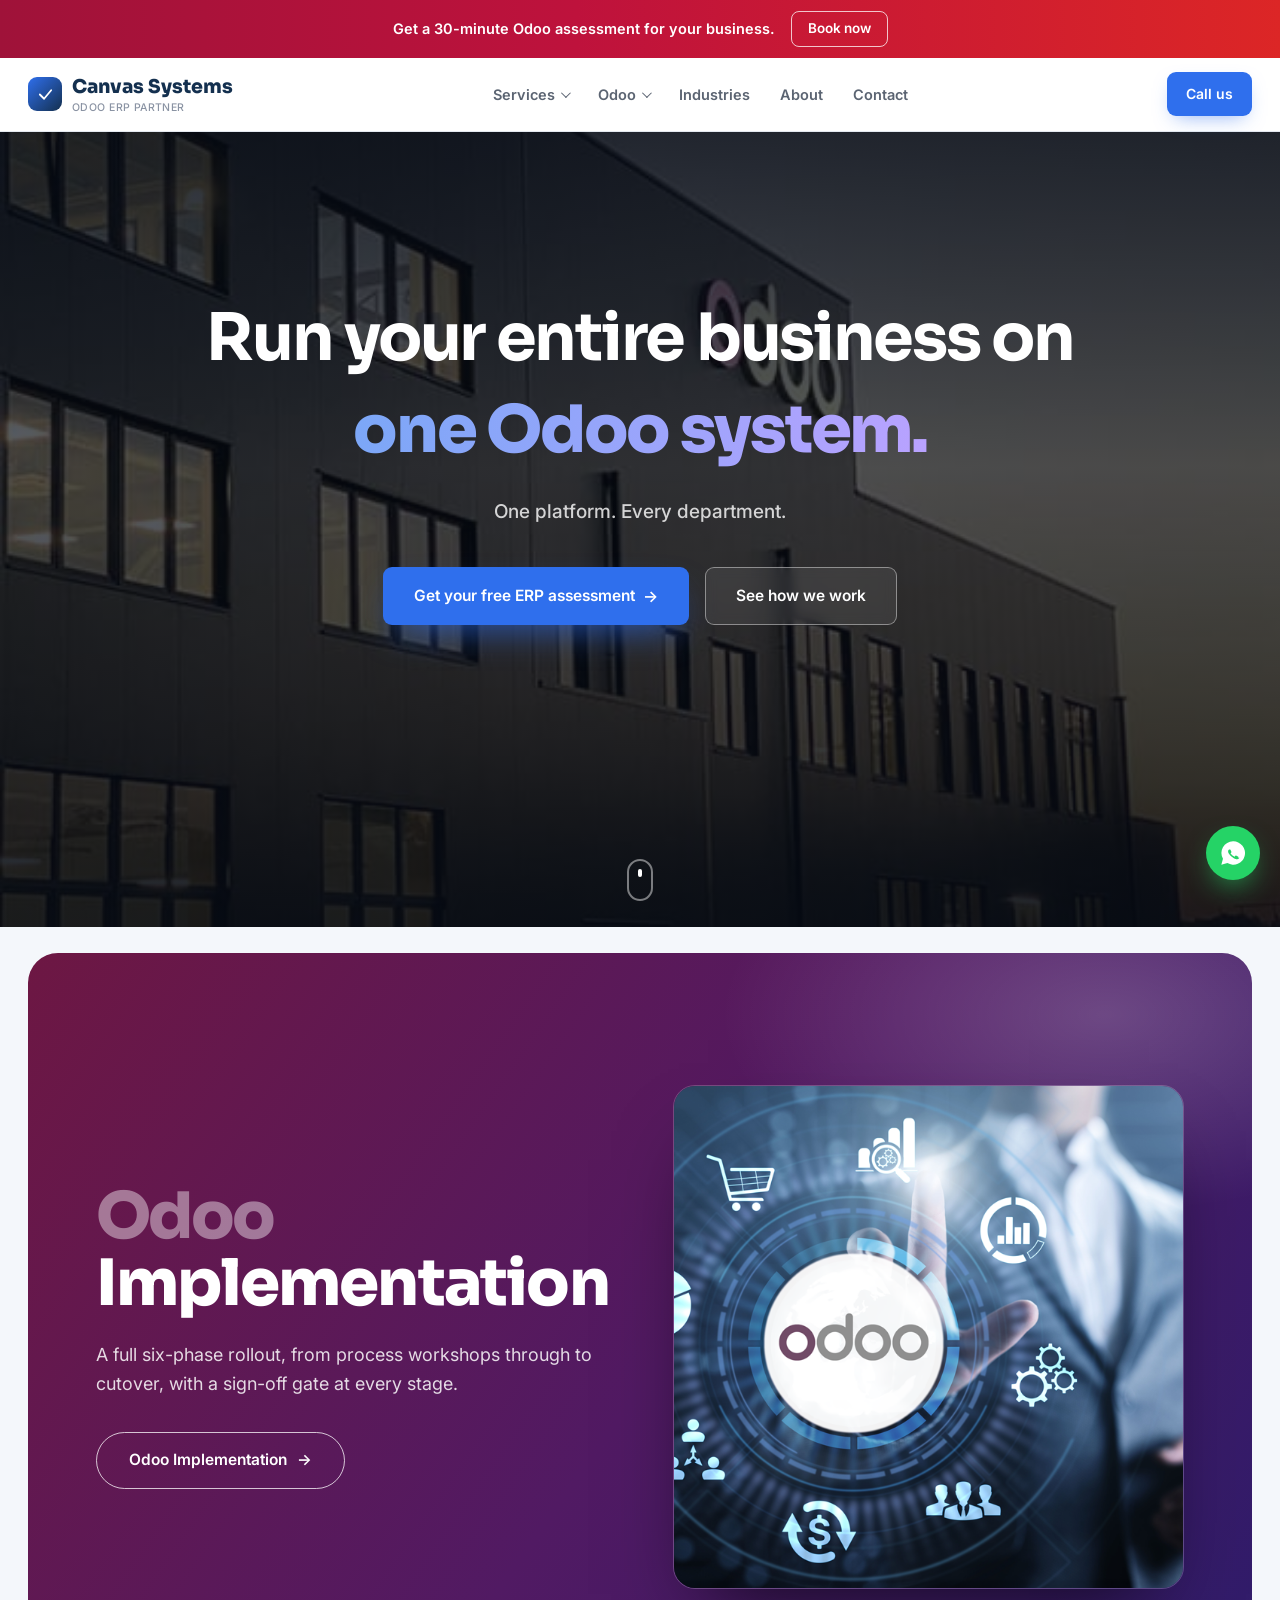
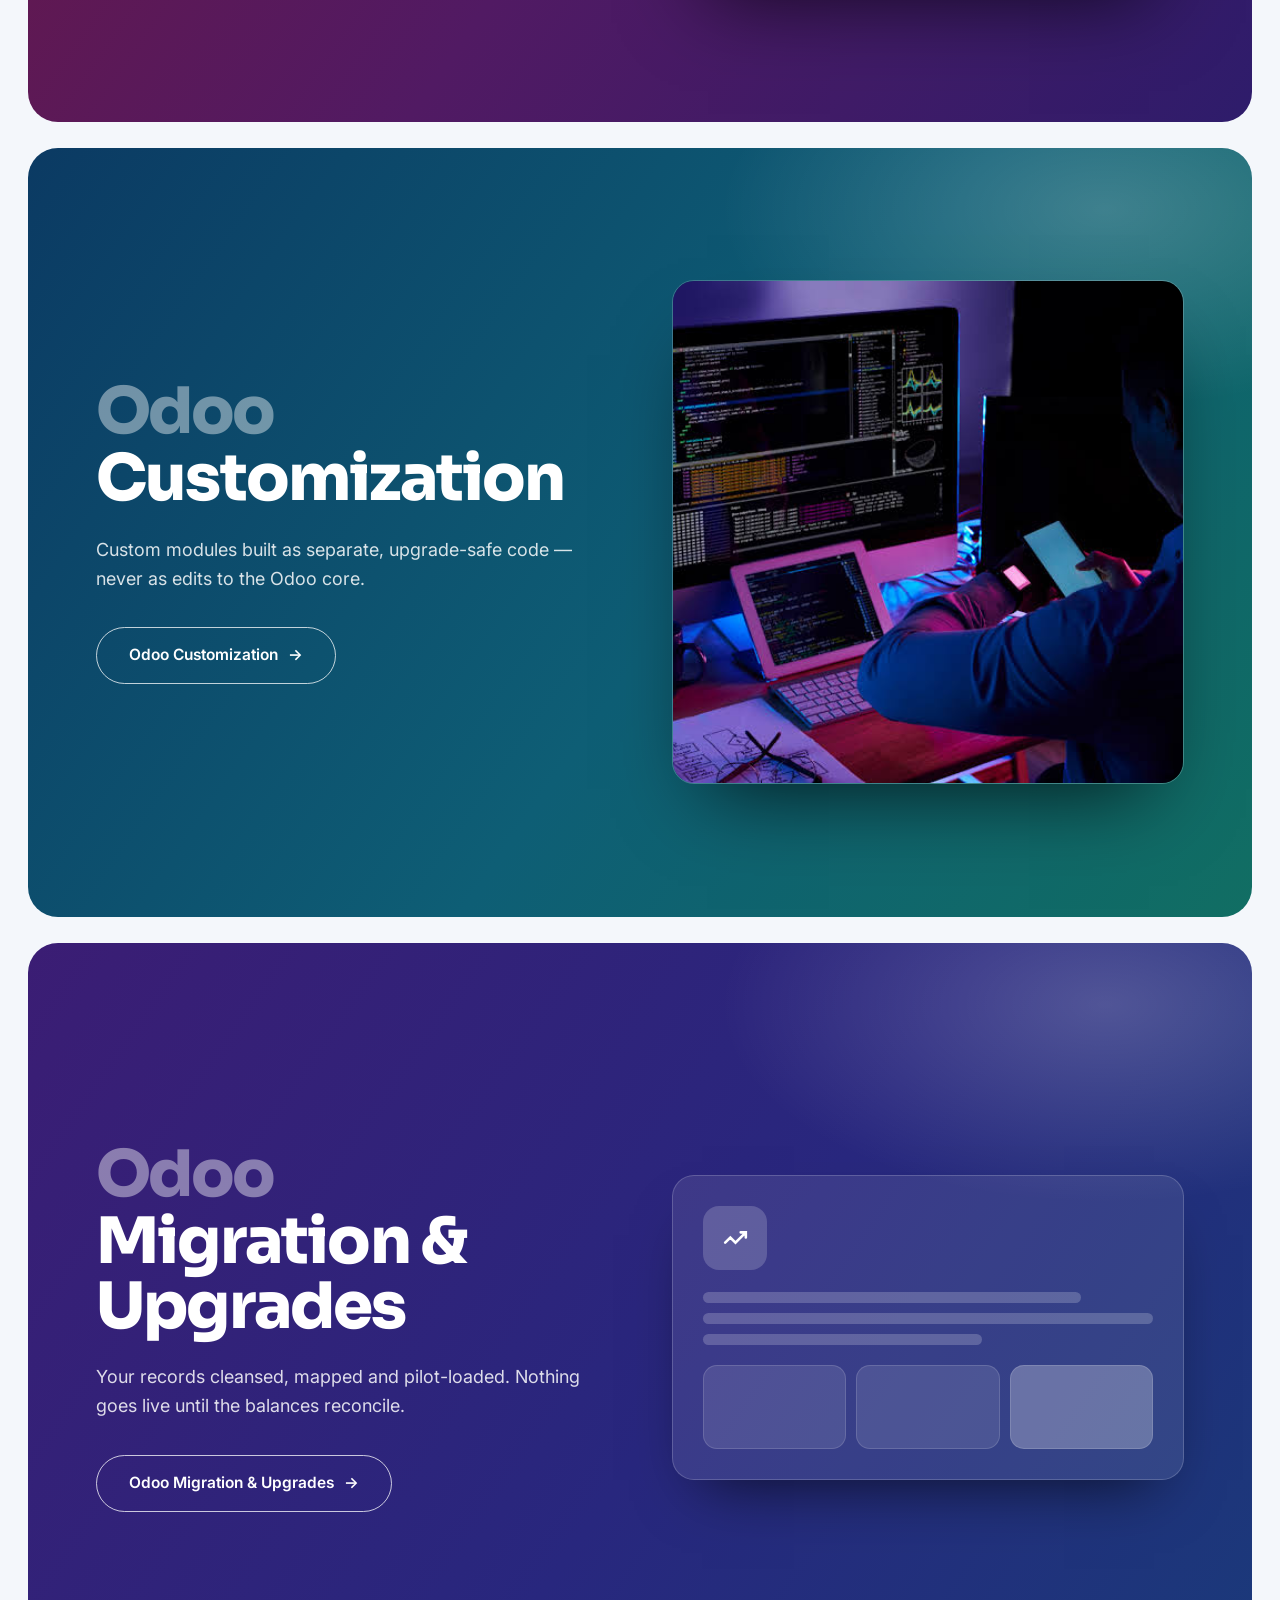
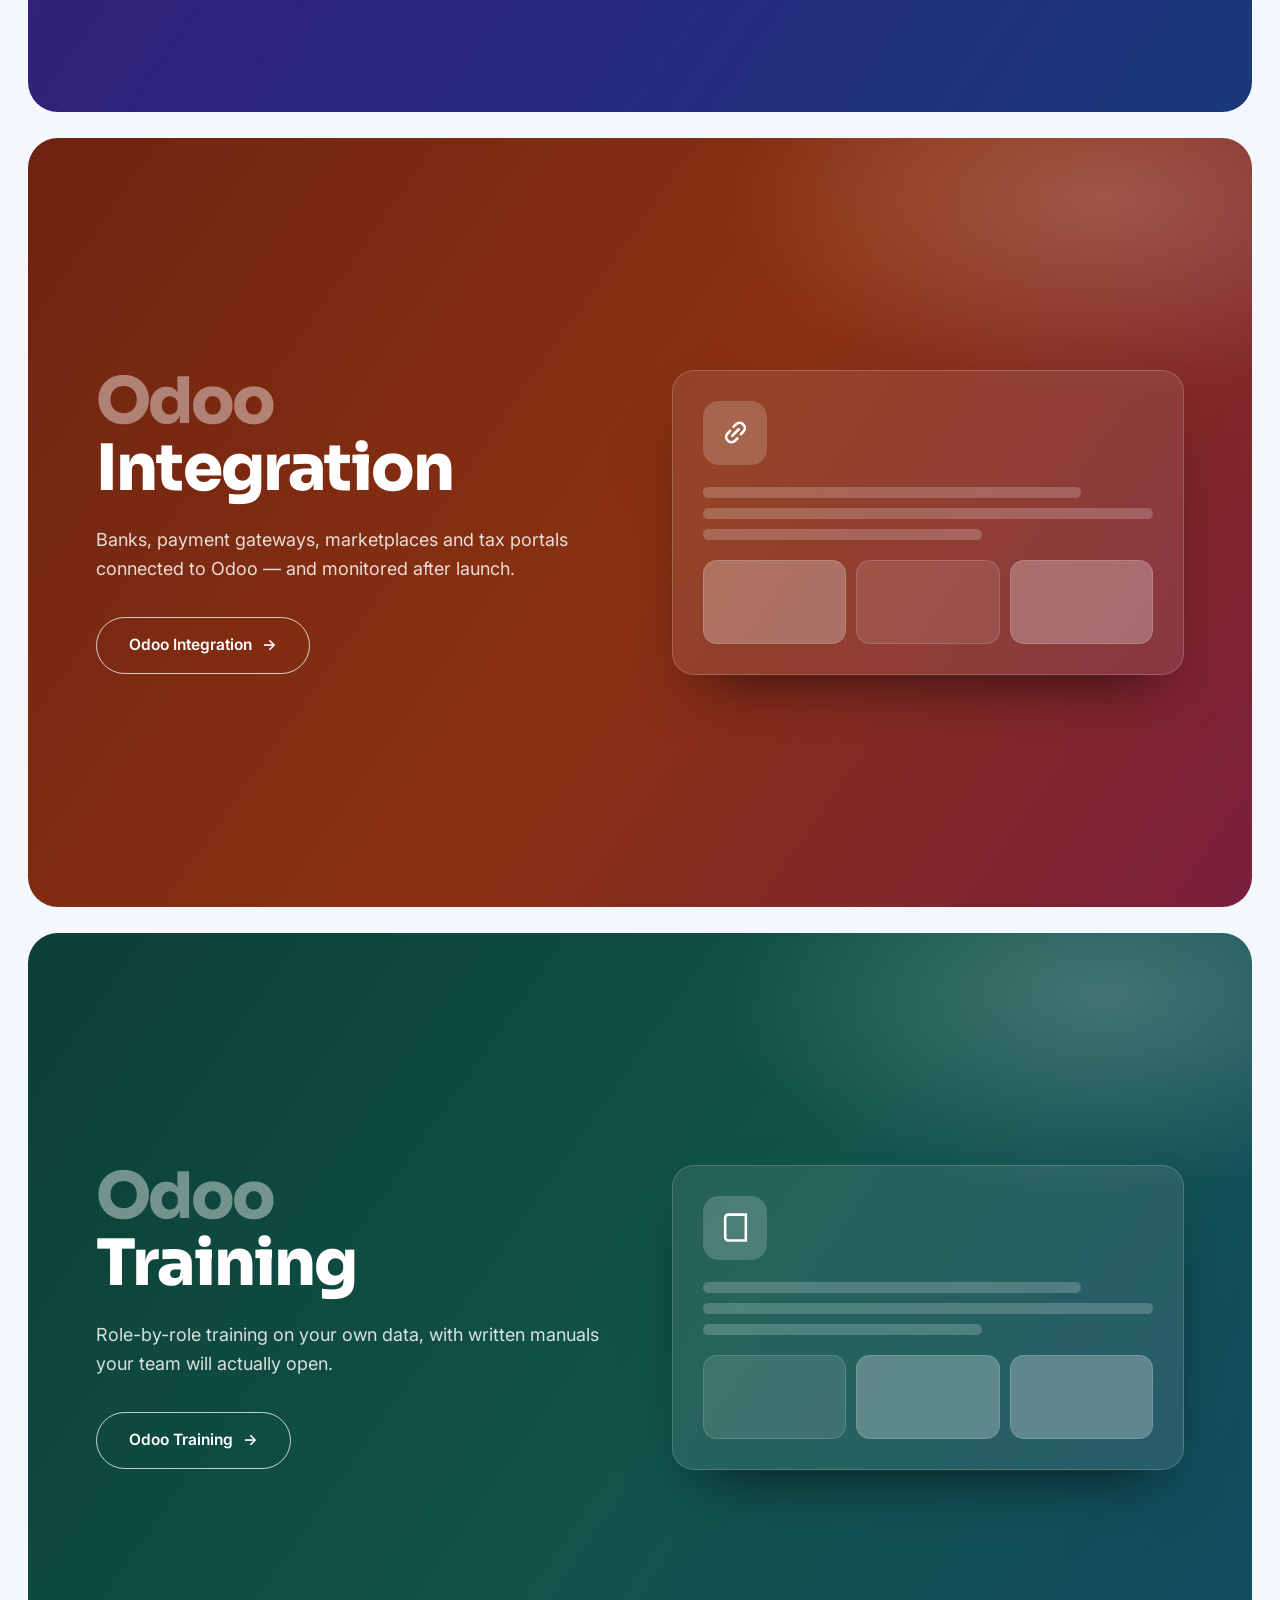
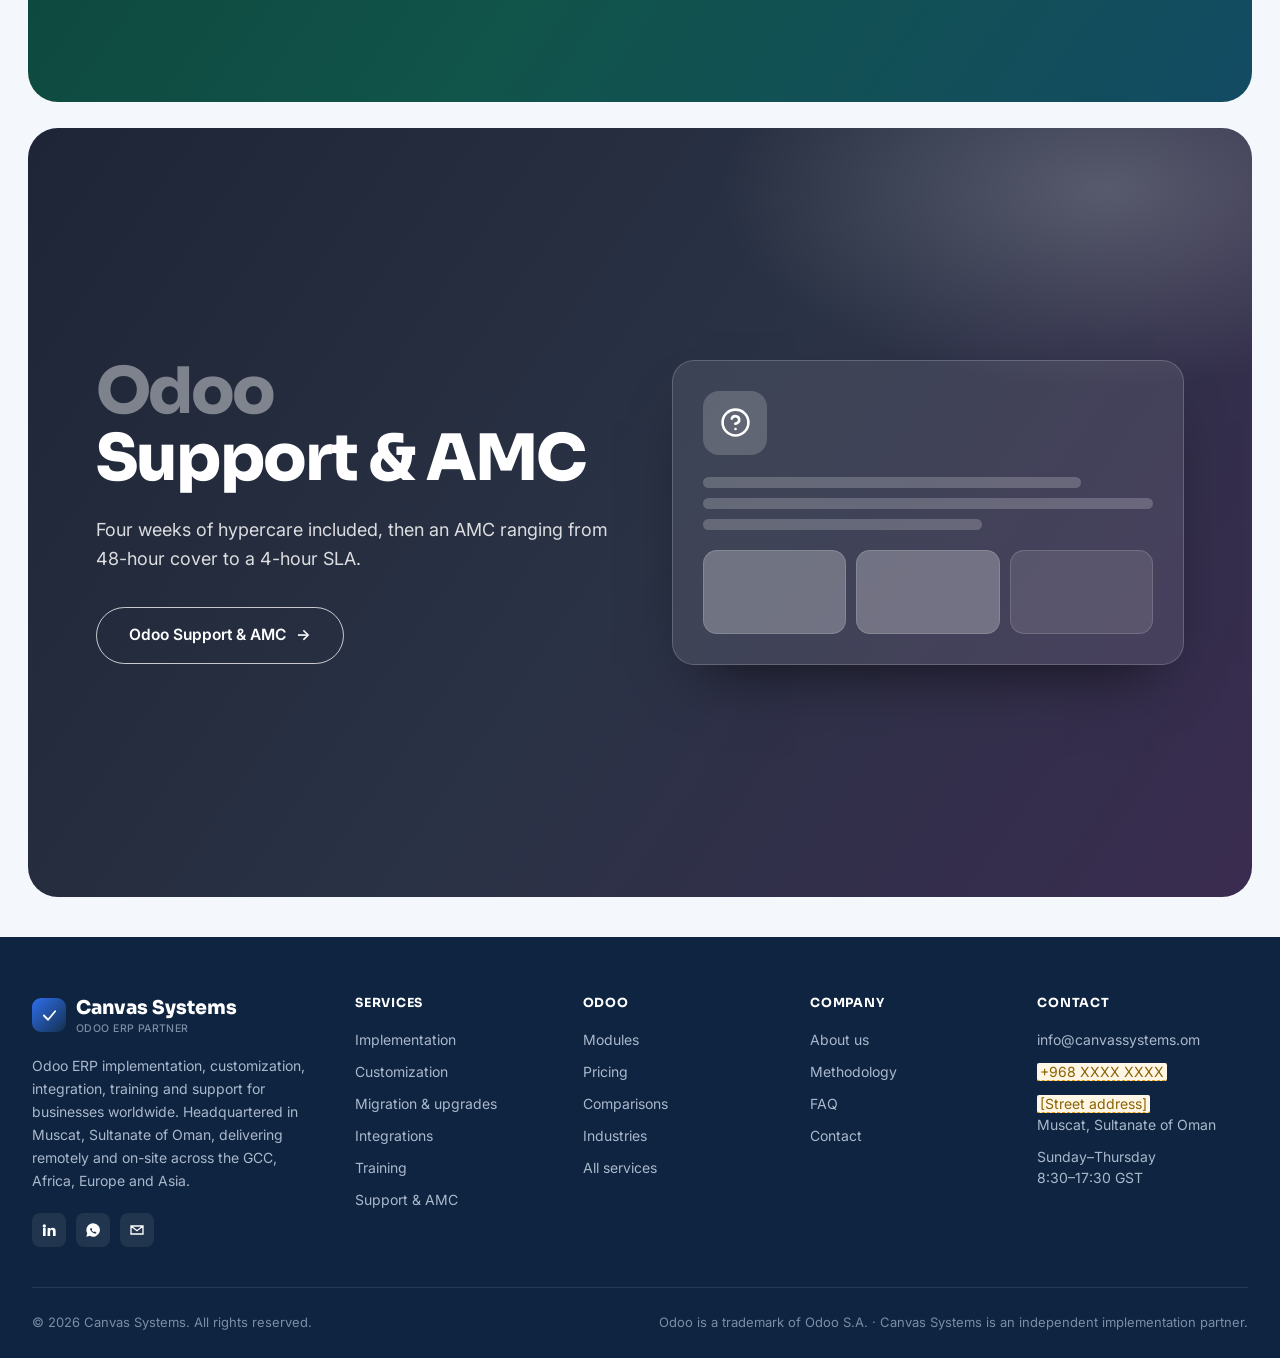
<file: index.html>
<!DOCTYPE html>
<html lang="en">
<head>
<meta charset="UTF-8">
<meta name="viewport" content="width=device-width, initial-scale=1.0">
<title>Canvas Systems | Odoo ERP Implementation Partner</title>
<meta name="description" content="Canvas Systems implements, customizes and supports Odoo ERP for businesses worldwide. Implementation, migration, integration, training and AMC support. Live in 10–12 weeks.">
<meta property="og:title" content="Canvas Systems | Odoo ERP Implementation Partner">
<meta property="og:description" content="Canvas Systems implements, customizes and supports Odoo ERP for businesses worldwide. Implementation, migration, integration, training and AMC support. Live in 10–12 weeks.">
<meta property="og:type" content="website">
<meta name="theme-color" content="#14304F">
<link rel="preconnect" href="https://fonts.googleapis.com">
<link rel="preconnect" href="https://fonts.gstatic.com" crossorigin>
<link href="https://fonts.googleapis.com/css2?family=Sora:wght@500;600;700;800&family=Inter:wght@400;500;600;700&display=swap" rel="stylesheet">
<link rel="stylesheet" href="assets/css/style.css">
</head>
<body data-page="home">

<a href="#main" class="skip">Skip to content</a>

<div class="announce">
  <div class="wrap">
    <span class="msg">Get a 30-minute Odoo assessment for your business.</span>
    <a href="contact.html" class="try">Book now</a>
  </div>
</div>

<header>
  <nav class="nav">
    <a href="index.html" class="logo">
      <span class="logo-mark"><svg viewBox="0 0 24 24" fill="none"><path d="M4 12L10 18L20 6" stroke="#fff" stroke-width="2.5" stroke-linecap="round" stroke-linejoin="round"/></svg></span>
      <span>Canvas Systems<small>Odoo ERP Partner</small></span>
    </a>
    <div class="nav-links centered" id="navLinks">
      <div class="nav-item">
        <button type="button" aria-expanded="false">Services</button>
        <div class="dropdown">
          <div class="dropdown-title">Odoo services</div>
          <a href="services.html"><strong>All services</strong><span>The full delivery lifecycle</span></a>
          <a href="implementation.html"><strong>Implementation</strong><span>End-to-end ERP rollout</span></a>
          <a href="customization.html"><strong>Customization</strong><span>Modules built to your process</span></a>
          <a href="migration.html"><strong>Migration &amp; upgrades</strong><span>Move your data and version</span></a>
          <a href="integration.html"><strong>Integrations</strong><span>Connect your other systems</span></a>
          <a href="training.html"><strong>Training</strong><span>Get your team using it</span></a>
          <a href="support.html"><strong>Support &amp; AMC</strong><span>SLAs after go-live</span></a>
        </div>
      </div>
      <div class="nav-item">
        <button type="button" aria-expanded="false">Odoo</button>
        <div class="dropdown">
          <div class="dropdown-title">Explore Odoo</div>
          <a href="modules.html"><strong>Modules</strong><span>Apps we implement</span></a>
          <a href="pricing.html"><strong>Pricing</strong><span>Packages and licensing</span></a>
          <a href="comparisons.html"><strong>Comparisons</strong><span>Odoo vs SAP, NetSuite, Zoho</span></a>
        </div>
      </div>
      <a href="industries.html">Industries</a>
      <a href="about.html">About</a>
      <a href="contact.html">Contact</a>
    </div>
    <div class="nav-actions">
      <a href="tel:+968XXXXXXXX" class="btn btn-primary btn-sm">Call us</a>
    </div>
    <button class="nav-toggle" id="navToggle" aria-label="Toggle menu" aria-expanded="false" aria-controls="navLinks">
      <span></span><span></span><span></span>
    </button>
  </nav>
</header>

<div class="bg-anim" aria-hidden="true"><span></span><span></span><span></span><span></span></div>

<main id="main">

  <section class="hero">
    <div class="hero-dash" aria-hidden="true">
      <div class="mockup">
        <div class="mockup-bar"><span></span><span></span><span></span></div>
        <div class="mockup-body">
          <div class="mockup-side">
            <div class="side-logo"></div>
            <i class="on"></i><i></i><i></i><i></i><i></i>
          </div>
          <div class="mockup-main">
            <div class="mockup-stats">
              <div class="mockup-stat"><div class="label">Open orders</div><div class="value">128</div></div>
              <div class="mockup-stat"><div class="label">Revenue MTD</div><div class="value up">+18%</div></div>
              <div class="mockup-stat"><div class="label">Stock alerts</div><div class="value">3</div></div>
            </div>
            <div class="mockup-chart">
              <div class="mockup-chart-head"><span class="t">Sales pipeline</span><span class="t">This quarter</span></div>
              <div class="bars">
                <i style="height:40%; animation-delay:.05s"></i>
                <i style="height:65%; animation-delay:.12s"></i>
                <i style="height:48%; animation-delay:.19s"></i>
                <i style="height:80%; animation-delay:.26s"></i>
                <i style="height:58%; animation-delay:.33s"></i>
                <i style="height:92%; animation-delay:.40s"></i>
                <i style="height:70%; animation-delay:.47s"></i>
              </div>
            </div>
          </div>
        </div>
      </div>
    </div>
    <div class="wrap-wide hero-solo">
      <h1>Run your entire business on <span class="accent">one Odoo system.</span></h1>
      <p class="sub">One platform. Every department.</p>
      <div class="hero-ctas">
        <a href="contact.html" class="btn btn-primary">Get your free ERP assessment <span class="btn-icon">&rarr;</span></a>
        <a href="services.html" class="btn btn-outline">See how we work</a>
      </div>
    </div>
    <a class="scroll-cue" href="#services" aria-label="Scroll to services"><span></span></a>
  </section>

  <section id="services" class="panels-section">
    <div class="wrap-wide">
      <div class="panels">
      <div class="panel p-magenta reveal">
        <div>
          <div class="kicker">Odoo</div>
          <h2>Implementation</h2>
          <p>A full six-phase rollout, from process workshops through to cutover, with a sign-off gate at every stage.</p>
          <a href="implementation.html" class="btn-pill">Odoo Implementation</a>
        </div>
        <div class="panel-photo">
          <img src="assets/img/implementation.png" alt="" loading="lazy">
        </div>
      </div>
      <div class="panel p-ocean reveal">
        <div>
          <div class="kicker">Odoo</div>
          <h2>Customization</h2>
          <p>Custom modules built as separate, upgrade-safe code — never as edits to the Odoo core.</p>
          <a href="customization.html" class="btn-pill">Odoo Customization</a>
        </div>
        <div class="panel-photo">
          <img src="assets/img/customization.jpeg" alt="" loading="lazy">
        </div>
      </div>
      <div class="panel p-violet reveal">
        <div>
          <div class="kicker">Odoo</div>
          <h2>Migration &amp; Upgrades</h2>
          <p>Your records cleansed, mapped and pilot-loaded. Nothing goes live until the balances reconcile.</p>
          <a href="migration.html" class="btn-pill">Odoo Migration &amp; Upgrades</a>
        </div>
        <div class="panel-art" aria-hidden="true">
          <div class="art-icon"><svg viewBox="0 0 24 24" fill="none" stroke="currentColor" stroke-width="2" stroke-linecap="round"><path d="M4 16l4-4 4 4 8-8M16 8h4v4"/></svg></div>
          <div class="art-row m"></div>
          <div class="art-row"></div>
          <div class="art-row s"></div>
          <div class="art-tiles"><div class="art-tile"></div><div class="art-tile"></div><div class="art-tile on"></div></div>
        </div>
      </div>
      <div class="panel p-ember reveal">
        <div>
          <div class="kicker">Odoo</div>
          <h2>Integration</h2>
          <p>Banks, payment gateways, marketplaces and tax portals connected to Odoo — and monitored after launch.</p>
          <a href="integration.html" class="btn-pill">Odoo Integration</a>
        </div>
        <div class="panel-art" aria-hidden="true">
          <div class="art-icon"><svg viewBox="0 0 24 24" fill="none" stroke="currentColor" stroke-width="2" stroke-linecap="round"><path d="M9.5 14.5l5-5M10.5 7.5l1.8-1.8a4 4 0 015.7 5.7l-1.8 1.8M13.5 16.5l-1.8 1.8a4 4 0 01-5.7-5.7l1.8-1.8"/></svg></div>
          <div class="art-row m"></div>
          <div class="art-row"></div>
          <div class="art-row s"></div>
          <div class="art-tiles"><div class="art-tile on"></div><div class="art-tile"></div><div class="art-tile on"></div></div>
        </div>
      </div>
      <div class="panel p-forest reveal">
        <div>
          <div class="kicker">Odoo</div>
          <h2>Training</h2>
          <p>Role-by-role training on your own data, with written manuals your team will actually open.</p>
          <a href="training.html" class="btn-pill">Odoo Training</a>
        </div>
        <div class="panel-art" aria-hidden="true">
          <div class="art-icon"><svg viewBox="0 0 24 24" fill="none" stroke="currentColor" stroke-width="2" stroke-linecap="round"><path d="M6.5 2H20v20H6.5A2.5 2.5 0 014 19.5v-15A2.5 2.5 0 016.5 2z"/></svg></div>
          <div class="art-row m"></div>
          <div class="art-row"></div>
          <div class="art-row s"></div>
          <div class="art-tiles"><div class="art-tile"></div><div class="art-tile on"></div><div class="art-tile on"></div></div>
        </div>
      </div>
      <div class="panel p-slate reveal">
        <div>
          <div class="kicker">Odoo</div>
          <h2>Support &amp; AMC</h2>
          <p>Four weeks of hypercare included, then an AMC ranging from 48-hour cover to a 4-hour SLA.</p>
          <a href="support.html" class="btn-pill">Odoo Support &amp; AMC</a>
        </div>
        <div class="panel-art" aria-hidden="true">
          <div class="art-icon"><svg viewBox="0 0 24 24" fill="none" stroke="currentColor" stroke-width="2" stroke-linecap="round"><path d="M12 22a10 10 0 100-20 10 10 0 000 20zM9.1 9a3 3 0 015.8 1c0 2-3 3-3 3M12 17h.01"/></svg></div>
          <div class="art-row m"></div>
          <div class="art-row"></div>
          <div class="art-row s"></div>
          <div class="art-tiles"><div class="art-tile on"></div><div class="art-tile on"></div><div class="art-tile"></div></div>
        </div>
      </div>
      </div>
    </div>
  </section>

</main>

<footer>
  <div class="wrap">
    <div class="footer-top">
      <div class="footer-brand">
        <a href="index.html" class="logo">
      <span class="logo-mark"><svg viewBox="0 0 24 24" fill="none"><path d="M4 12L10 18L20 6" stroke="#fff" stroke-width="2.5" stroke-linecap="round" stroke-linejoin="round"/></svg></span>
      <span>Canvas Systems<small>Odoo ERP Partner</small></span>
    </a>
        <p>Odoo ERP implementation, customization, integration, training and support for businesses worldwide. Headquartered in Muscat, Sultanate of Oman, delivering remotely and on-site across the GCC, Africa, Europe and Asia.</p>
        <div class="footer-social">
          <a href="#" aria-label="LinkedIn"><svg viewBox="0 0 24 24" fill="currentColor"><path d="M4.98 3.5a2.5 2.5 0 100 5 2.5 2.5 0 000-5zM3 9h4v12H3zM10 9h3.8v1.7h.05c.53-1 1.83-2.05 3.75-2.05C21.4 8.65 22 11 22 14.2V21h-4v-6c0-1.43-.03-3.27-2-3.27-2 0-2.3 1.56-2.3 3.17V21h-4z"/></svg></a>
          <a href="https://wa.me/968XXXXXXXX" aria-label="WhatsApp" target="_blank" rel="noopener"><svg viewBox="0 0 24 24" fill="currentColor"><path d="M12 2a10 10 0 00-8.6 15L2 22l5.2-1.4A10 10 0 1012 2zm5.5 14.1c-.2.6-1.2 1.2-1.7 1.2-.5.1-1 .1-1.6-.1-.4-.1-.9-.3-1.5-.6a11 11 0 01-4.2-3.9c-.3-.5-.7-1.2-.7-2s.4-1.2.6-1.4c.2-.2.4-.3.6-.3h.4c.1 0 .3 0 .5.4l.7 1.6c.1.1.1.3 0 .4l-.2.4-.3.3c-.1.1-.2.2-.1.4a6.6 6.6 0 003 2.6c.2.1.4.1.5-.1l.6-.7c.1-.2.3-.2.5-.1l1.6.8c.2.1.4.2.4.3s0 .5-.1.8z"/></svg></a>
          <a href="mailto:info@canvassystems.om" aria-label="Email"><svg viewBox="0 0 24 24" fill="none" stroke="currentColor" stroke-width="2"><path d="M3 6l9 7 9-7M3 6v12h18V6H3z"/></svg></a>
        </div>
      </div>
      <div class="footer-col">
        <h5>Services</h5>
        <a href="implementation.html">Implementation</a>
        <a href="customization.html">Customization</a>
        <a href="migration.html">Migration &amp; upgrades</a>
        <a href="integration.html">Integrations</a>
        <a href="training.html">Training</a>
        <a href="support.html">Support &amp; AMC</a>
      </div>
      <div class="footer-col">
        <h5>Odoo</h5>
        <a href="modules.html">Modules</a>
        <a href="pricing.html">Pricing</a>
        <a href="comparisons.html">Comparisons</a>
        <a href="industries.html">Industries</a>
        <a href="services.html">All services</a>
      </div>
      <div class="footer-col">
        <h5>Company</h5>
        <a href="about.html">About us</a>
        <a href="about.html#methodology">Methodology</a>
        <a href="about.html#faq">FAQ</a>
        <a href="contact.html">Contact</a>
      </div>
      <div class="footer-col">
        <h5>Contact</h5>
        <a href="mailto:info@canvassystems.om">info@canvassystems.om</a>
        <a href="tel:+968XXXXXXXX"><span class="ph">+968 XXXX XXXX</span></a>
        <p><span class="ph">[Street address]</span><br>Muscat, Sultanate of Oman</p>
        <p>Sunday–Thursday<br>8:30–17:30 GST</p>
      </div>
    </div>
    <div class="footer-bottom">
      <span>&copy; <span id="year">2026</span> Canvas Systems. All rights reserved.</span>
      <span>Odoo is a trademark of Odoo S.A. &middot; Canvas Systems is an independent implementation partner.</span>
    </div>
  </div>
</footer>

<a class="wa" href="https://wa.me/968XXXXXXXX" aria-label="Chat on WhatsApp" target="_blank" rel="noopener"><svg viewBox="0 0 24 24" fill="currentColor"><path d="M12 2a10 10 0 00-8.6 15L2 22l5.2-1.4A10 10 0 1012 2zm5.5 14.1c-.2.6-1.2 1.2-1.7 1.2-.5.1-1 .1-1.6-.1-.4-.1-.9-.3-1.5-.6a11 11 0 01-4.2-3.9c-.3-.5-.7-1.2-.7-2s.4-1.2.6-1.4c.2-.2.4-.3.6-.3h.4c.1 0 .3 0 .5.4l.7 1.6c.1.1.1.3 0 .4l-.2.4-.3.3c-.1.1-.2.2-.1.4a6.6 6.6 0 003 2.6c.2.1.4.1.5-.1l.6-.7c.1-.2.3-.2.5-.1l1.6.8c.2.1.4.2.4.3s0 .5-.1.8z"/></svg></a>

<script src="assets/js/main.js"></script>
</body>
</html>
</file>
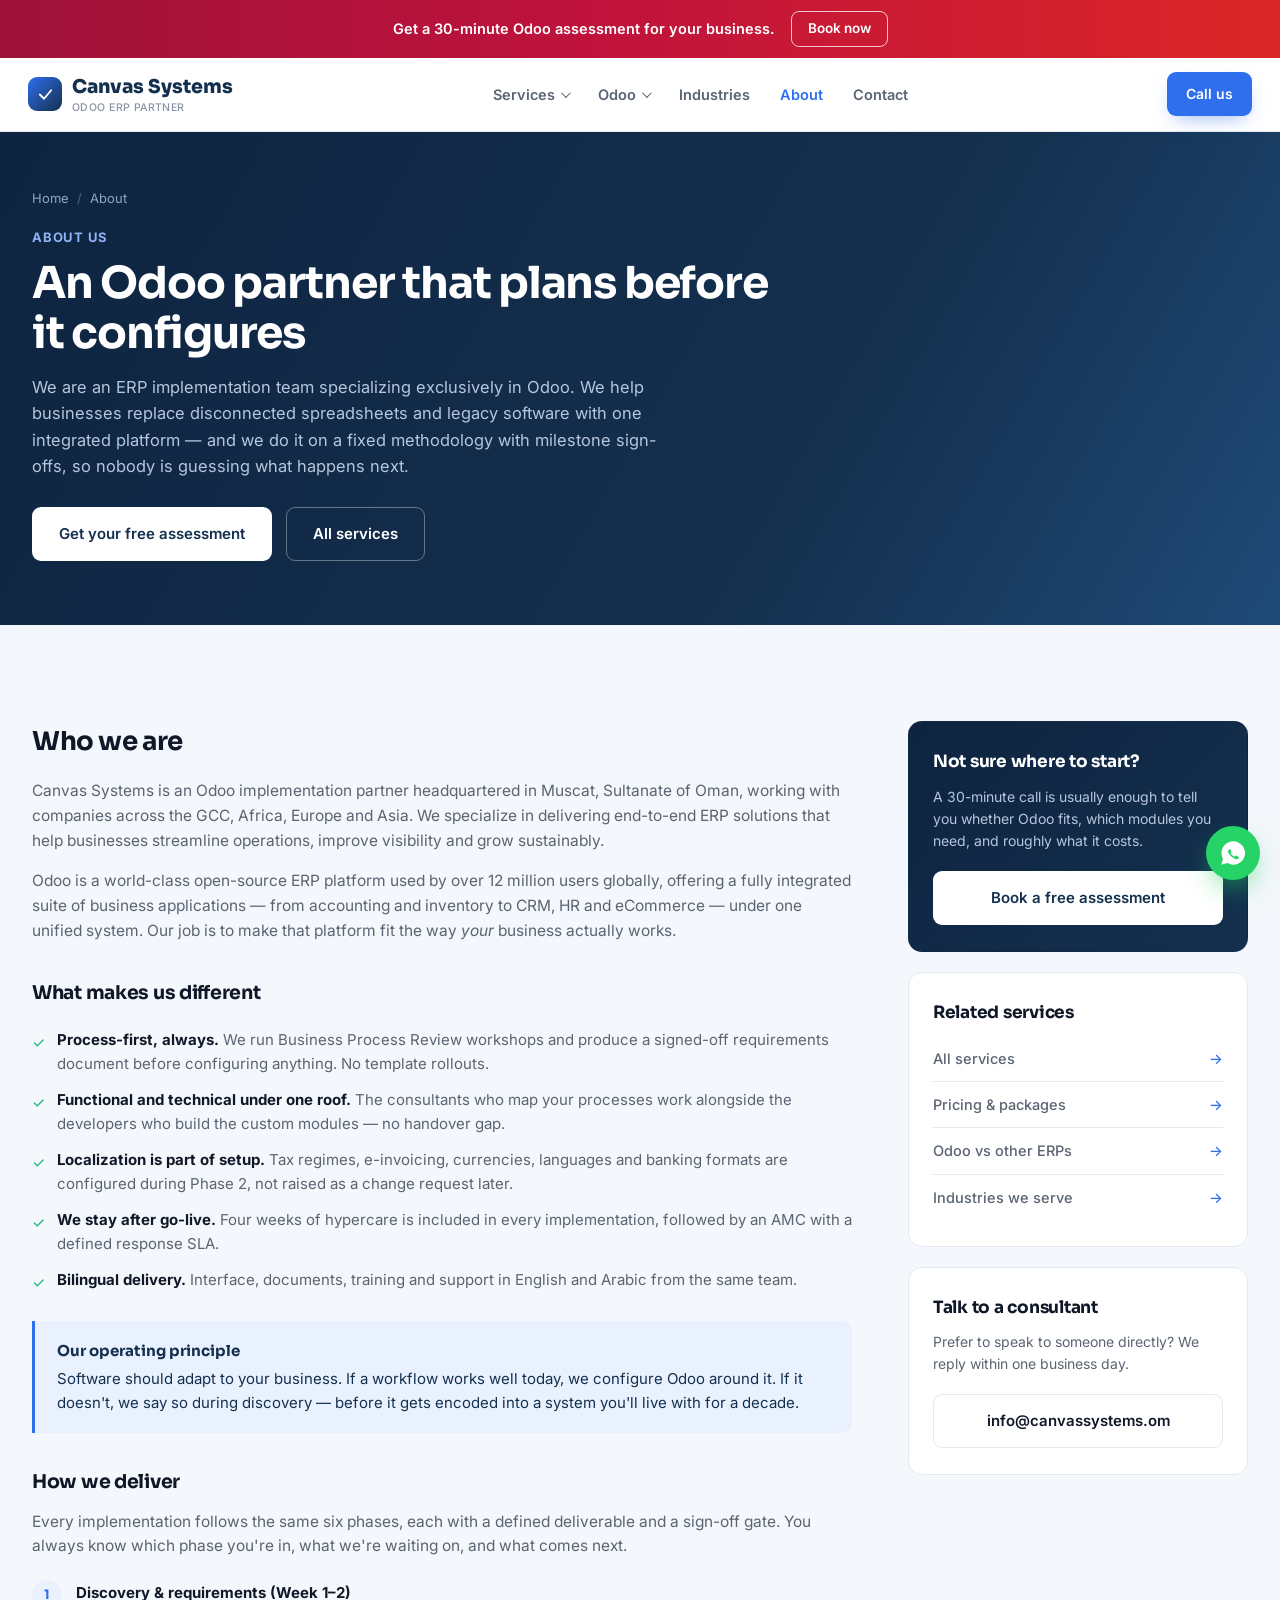
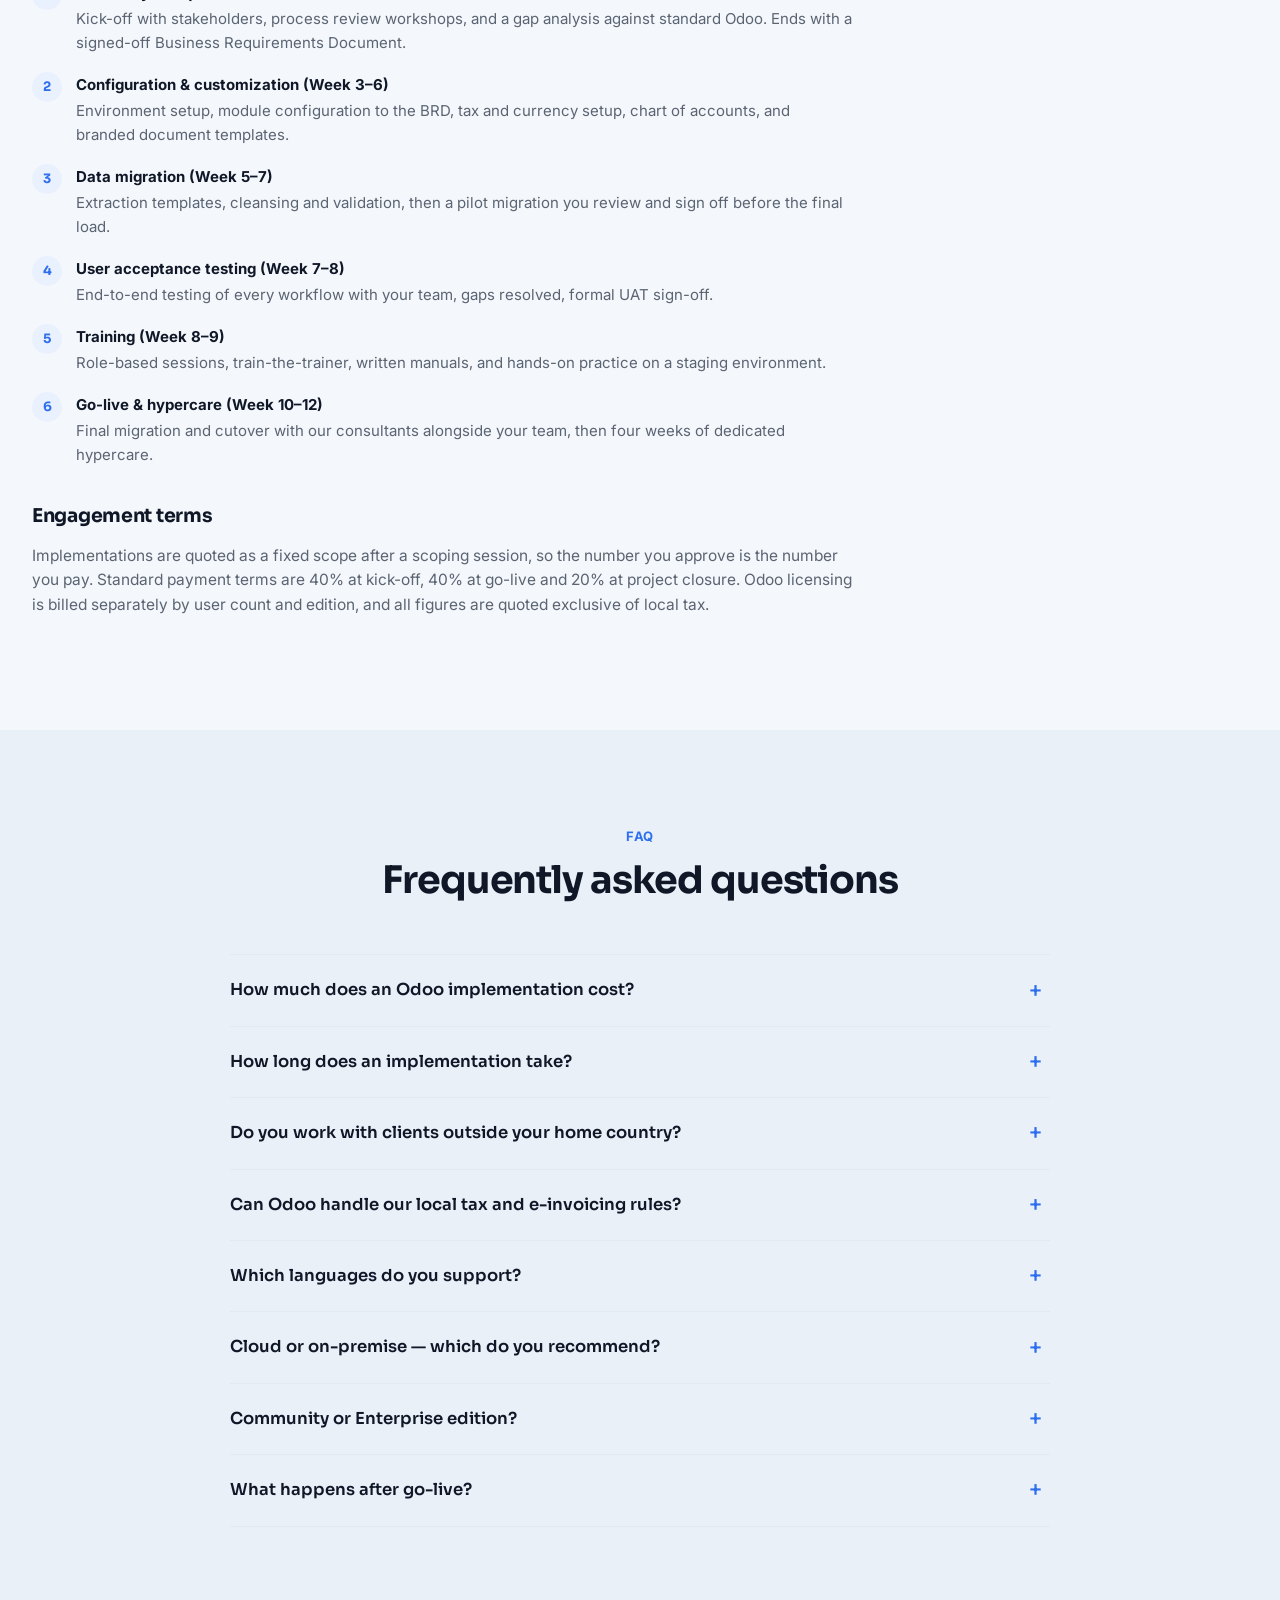
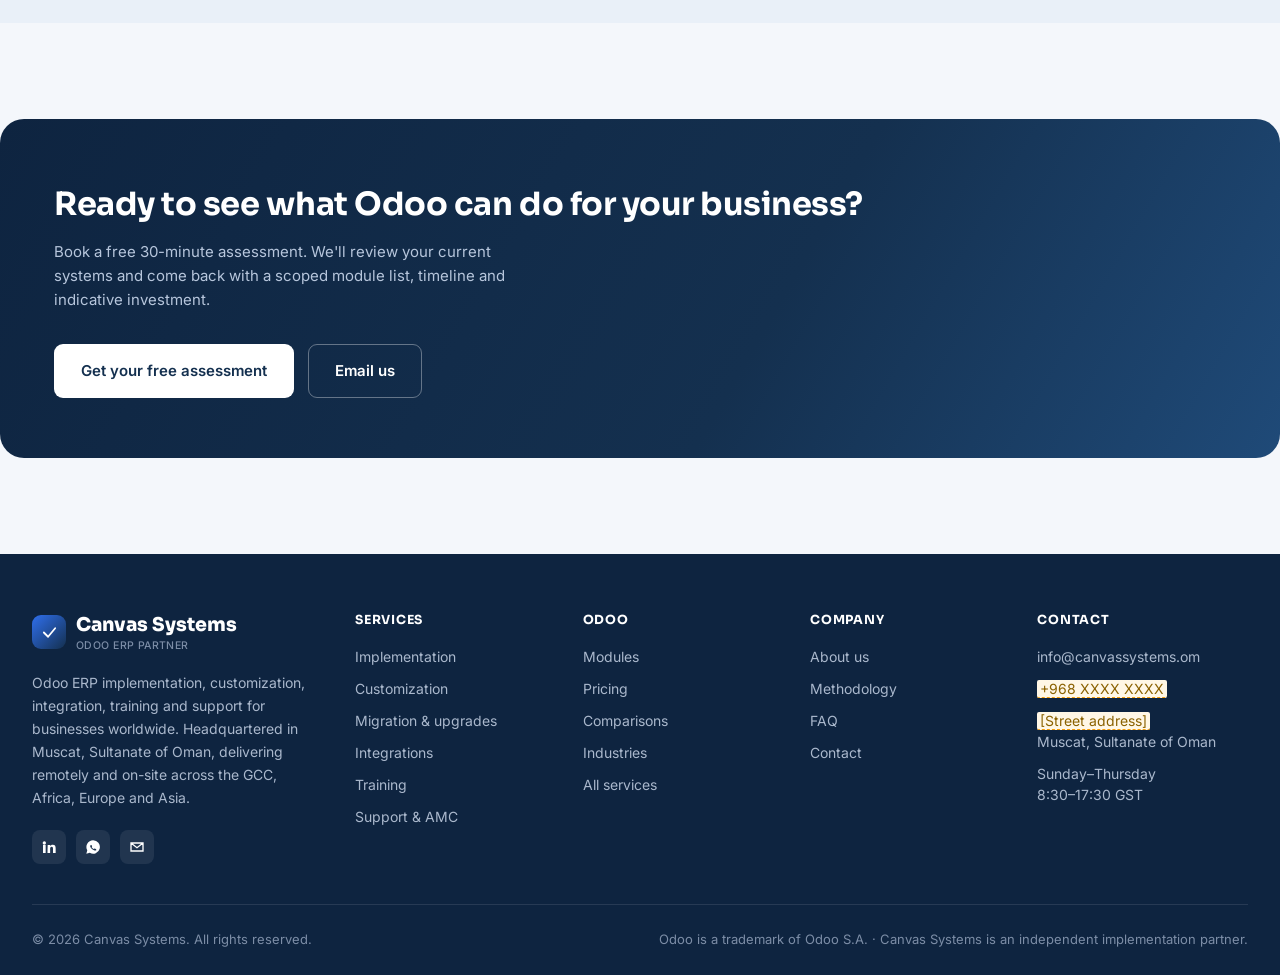
<file: about.html>
<!DOCTYPE html>
<html lang="en">
<head>
<meta charset="UTF-8">
<meta name="viewport" content="width=device-width, initial-scale=1.0">
<title>About Canvas Systems | Odoo ERP Partner</title>
<meta name="description" content="Canvas Systems is an Odoo ERP implementation partner working with businesses worldwide — our methodology, our approach, and how we deliver.">
<meta property="og:title" content="About Canvas Systems | Odoo ERP Partner">
<meta property="og:description" content="Canvas Systems is an Odoo ERP implementation partner working with businesses worldwide — our methodology, our approach, and how we deliver.">
<meta property="og:type" content="website">
<meta name="theme-color" content="#14304F">
<link rel="preconnect" href="https://fonts.googleapis.com">
<link rel="preconnect" href="https://fonts.gstatic.com" crossorigin>
<link href="https://fonts.googleapis.com/css2?family=Sora:wght@500;600;700;800&family=Inter:wght@400;500;600;700&display=swap" rel="stylesheet">
<link rel="stylesheet" href="assets/css/style.css">
</head>
<body data-page="about">

<a href="#main" class="skip">Skip to content</a>

<div class="announce">
  <div class="wrap">
    <span class="msg">Get a 30-minute Odoo assessment for your business.</span>
    <a href="contact.html" class="try">Book now</a>
  </div>
</div>

<header>
  <nav class="nav">
    <a href="index.html" class="logo">
      <span class="logo-mark"><svg viewBox="0 0 24 24" fill="none"><path d="M4 12L10 18L20 6" stroke="#fff" stroke-width="2.5" stroke-linecap="round" stroke-linejoin="round"/></svg></span>
      <span>Canvas Systems<small>Odoo ERP Partner</small></span>
    </a>
    <div class="nav-links centered" id="navLinks">
      <div class="nav-item">
        <button type="button" aria-expanded="false">Services</button>
        <div class="dropdown">
          <div class="dropdown-title">Odoo services</div>
          <a href="services.html"><strong>All services</strong><span>The full delivery lifecycle</span></a>
          <a href="implementation.html"><strong>Implementation</strong><span>End-to-end ERP rollout</span></a>
          <a href="customization.html"><strong>Customization</strong><span>Modules built to your process</span></a>
          <a href="migration.html"><strong>Migration &amp; upgrades</strong><span>Move your data and version</span></a>
          <a href="integration.html"><strong>Integrations</strong><span>Connect your other systems</span></a>
          <a href="training.html"><strong>Training</strong><span>Get your team using it</span></a>
          <a href="support.html"><strong>Support &amp; AMC</strong><span>SLAs after go-live</span></a>
        </div>
      </div>
      <div class="nav-item">
        <button type="button" aria-expanded="false">Odoo</button>
        <div class="dropdown">
          <div class="dropdown-title">Explore Odoo</div>
          <a href="modules.html"><strong>Modules</strong><span>Apps we implement</span></a>
          <a href="pricing.html"><strong>Pricing</strong><span>Packages and licensing</span></a>
          <a href="comparisons.html"><strong>Comparisons</strong><span>Odoo vs SAP, NetSuite, Zoho</span></a>
        </div>
      </div>
      <a href="industries.html">Industries</a>
      <a href="about.html" class="active">About</a>
      <a href="contact.html">Contact</a>
    </div>
    <div class="nav-actions">
      <a href="tel:+968XXXXXXXX" class="btn btn-primary btn-sm">Call us</a>
    </div>
    <button class="nav-toggle" id="navToggle" aria-label="Toggle menu" aria-expanded="false" aria-controls="navLinks">
      <span></span><span></span><span></span>
    </button>
  </nav>
</header>

<div class="bg-anim" aria-hidden="true"><span></span><span></span><span></span><span></span></div>

<main id="main">

  <section class="page-hero">
    <div class="wrap">
      <div class="crumbs"><a href="index.html">Home</a><span>/</span><a href="about.html">About</a></div>
      <div class="eyebrow">About us</div>
      <h1>An Odoo partner that plans before it configures</h1>
      <p>We are an ERP implementation team specializing exclusively in Odoo. We help businesses replace disconnected spreadsheets and legacy software with one integrated platform — and we do it on a fixed methodology with milestone sign-offs, so nobody is guessing what happens next.</p>
      <div class="hero-ctas">
        <a href="contact.html" class="btn btn-white">Get your free assessment</a>
        <a href="services.html" class="btn btn-ghost">All services</a>
      </div>
    </div>
  </section>

  <section>
    <div class="wrap content-grid">
      <div class="prose reveal">
        <h2>Who we are</h2>
        <p>Canvas Systems is an Odoo implementation partner headquartered in Muscat, Sultanate of Oman, working with companies across the GCC, Africa, Europe and Asia. We specialize in delivering end-to-end ERP solutions that help businesses streamline operations, improve visibility and grow sustainably.</p>
        <p>Odoo is a world-class open-source ERP platform used by over 12 million users globally, offering a fully integrated suite of business applications — from accounting and inventory to CRM, HR and eCommerce — under one unified system. Our job is to make that platform fit the way <em>your</em> business actually works.</p>

        <h3>What makes us different</h3>
        <ul class="ticks">
          <li><span class="tick">&#10003;</span><span><strong>Process-first, always.</strong> We run Business Process Review workshops and produce a signed-off requirements document before configuring anything. No template rollouts.</span></li>
          <li><span class="tick">&#10003;</span><span><strong>Functional and technical under one roof.</strong> The consultants who map your processes work alongside the developers who build the custom modules — no handover gap.</span></li>
          <li><span class="tick">&#10003;</span><span><strong>Localization is part of setup.</strong> Tax regimes, e-invoicing, currencies, languages and banking formats are configured during Phase 2, not raised as a change request later.</span></li>
          <li><span class="tick">&#10003;</span><span><strong>We stay after go-live.</strong> Four weeks of hypercare is included in every implementation, followed by an AMC with a defined response SLA.</span></li>
          <li><span class="tick">&#10003;</span><span><strong>Bilingual delivery.</strong> Interface, documents, training and support in English and Arabic from the same team.</span></li>
        </ul>

        <div class="callout">
          <strong>Our operating principle</strong>
          Software should adapt to your business. If a workflow works well today, we configure Odoo around it. If it doesn't, we say so during discovery — before it gets encoded into a system you'll live with for a decade.
        </div>

        <h3 id="methodology">How we deliver</h3>
        <p>Every implementation follows the same six phases, each with a defined deliverable and a sign-off gate. You always know which phase you're in, what we're waiting on, and what comes next.</p>
        <ol class="steps">
          <li><strong>Discovery &amp; requirements (Week 1–2)</strong>Kick-off with stakeholders, process review workshops, and a gap analysis against standard Odoo. Ends with a signed-off Business Requirements Document.</li>
          <li><strong>Configuration &amp; customization (Week 3–6)</strong>Environment setup, module configuration to the BRD, tax and currency setup, chart of accounts, and branded document templates.</li>
          <li><strong>Data migration (Week 5–7)</strong>Extraction templates, cleansing and validation, then a pilot migration you review and sign off before the final load.</li>
          <li><strong>User acceptance testing (Week 7–8)</strong>End-to-end testing of every workflow with your team, gaps resolved, formal UAT sign-off.</li>
          <li><strong>Training (Week 8–9)</strong>Role-based sessions, train-the-trainer, written manuals, and hands-on practice on a staging environment.</li>
          <li><strong>Go-live &amp; hypercare (Week 10–12)</strong>Final migration and cutover with our consultants alongside your team, then four weeks of dedicated hypercare.</li>
        </ol>

        <h3>Engagement terms</h3>
        <p>Implementations are quoted as a fixed scope after a scoping session, so the number you approve is the number you pay. Standard payment terms are 40% at kick-off, 40% at go-live and 20% at project closure. Odoo licensing is billed separately by user count and edition, and all figures are quoted exclusive of local tax.</p>
      </div>
      <aside class="sidebar">
      <div class="side-card dark">
        <h4>Not sure where to start?</h4>
        <p>A 30-minute call is usually enough to tell you whether Odoo fits, which modules you need, and roughly what it costs.</p>
        <a href="contact.html" class="btn btn-white">Book a free assessment</a>
      </div>
      <div class="side-card">
        <h4>Related services</h4>
        <div class="side-links">
        <a href="services.html">All services</a>
        <a href="pricing.html">Pricing &amp; packages</a>
        <a href="comparisons.html">Odoo vs other ERPs</a>
        <a href="industries.html">Industries we serve</a>
        </div>
      </div>
      <div class="side-card">
        <h4>Talk to a consultant</h4>
        <p>Prefer to speak to someone directly? We reply within one business day.</p>
        <a href="mailto:info@canvassystems.om" class="btn btn-outline">info@canvassystems.om</a>
      </div>
    </aside>
    </div>
  </section>

  <section class="soft" id="faq">
    <div class="wrap">
      <div class="section-head reveal">
        <div class="eyebrow">FAQ</div>
        <h2>Frequently asked questions</h2>
      </div>
      <div class="faq-list reveal">
        <details><summary>How much does an Odoo implementation cost?</summary><p>Implementation is quoted as a fixed scope after a scoping session, and depends on the number of modules and users, how much custom development is needed, and how much data has to be migrated. Odoo licensing is separate and billed annually by user count and edition. See the <a href="pricing.html">pricing page</a> for package structures.</p></details>
        <details><summary>How long does an implementation take?</summary><p>A full six-phase implementation typically runs 10–12 weeks from kick-off, subject to your team's availability and how quickly data can be provided. A focused rollout on a smaller module set can go live noticeably faster.</p></details>
        <details><summary>Do you work with clients outside your home country?</summary><p>Yes — the majority of our delivery is remote. Discovery workshops, training and go-live can be run over video, and we travel for the phases where being in the room genuinely helps. Multi-country, multi-currency and multi-company setups are routine work for us.</p></details>
        <details><summary>Can Odoo handle our local tax and e-invoicing rules?</summary><p>In most cases yes. Odoo ships localization packages for a large number of countries covering chart of accounts, tax codes and statutory reports. Where a specific e-invoicing portal or regulator format is required, we build or configure the connector during implementation.</p></details>
        <details><summary>Which languages do you support?</summary><p>Odoo's interface, reports and printed documents run in dozens of languages, including full right-to-left Arabic. Our team delivers training, manuals and support in English and Arabic.</p></details>
        <details><summary>Cloud or on-premise — which do you recommend?</summary><p>Either works. We deploy on Odoo's cloud, a private cloud, or your own servers depending on your IT policy and data residency requirements, and make a recommendation during discovery based on your team size and internal IT capability.</p></details>
        <details><summary>Community or Enterprise edition?</summary><p>It depends on which apps you need. Community covers a lot of ground at no licence cost; Enterprise adds accounting automation, studio, mobile apps, and official support. We'll recommend an edition during scoping and show you the cost difference before you commit.</p></details>
        <details><summary>What happens after go-live?</summary><p>Four weeks of hypercare is included with every implementation. After that you move onto a Basic, Standard or Premium AMC depending on the response time your operation needs — see <a href="support.html">Support &amp; AMC</a>.</p></details>
      </div>
    </div>
  </section>

  <section>
    <div class="cta-banner reveal">
      <div>
        <h2>Ready to see what Odoo can do for your business?</h2>
        <p>Book a free 30-minute assessment. We'll review your current systems and come back with a scoped module list, timeline and indicative investment.</p>
      </div>
      <div class="cta-actions">
        <a href="contact.html" class="btn btn-white">Get your free assessment</a>
        <a href="mailto:info@canvassystems.om" class="btn btn-ghost">Email us</a>
      </div>
    </div>
  </section>

</main>

<footer>
  <div class="wrap">
    <div class="footer-top">
      <div class="footer-brand">
        <a href="index.html" class="logo">
      <span class="logo-mark"><svg viewBox="0 0 24 24" fill="none"><path d="M4 12L10 18L20 6" stroke="#fff" stroke-width="2.5" stroke-linecap="round" stroke-linejoin="round"/></svg></span>
      <span>Canvas Systems<small>Odoo ERP Partner</small></span>
    </a>
        <p>Odoo ERP implementation, customization, integration, training and support for businesses worldwide. Headquartered in Muscat, Sultanate of Oman, delivering remotely and on-site across the GCC, Africa, Europe and Asia.</p>
        <div class="footer-social">
          <a href="#" aria-label="LinkedIn"><svg viewBox="0 0 24 24" fill="currentColor"><path d="M4.98 3.5a2.5 2.5 0 100 5 2.5 2.5 0 000-5zM3 9h4v12H3zM10 9h3.8v1.7h.05c.53-1 1.83-2.05 3.75-2.05C21.4 8.65 22 11 22 14.2V21h-4v-6c0-1.43-.03-3.27-2-3.27-2 0-2.3 1.56-2.3 3.17V21h-4z"/></svg></a>
          <a href="https://wa.me/968XXXXXXXX" aria-label="WhatsApp" target="_blank" rel="noopener"><svg viewBox="0 0 24 24" fill="currentColor"><path d="M12 2a10 10 0 00-8.6 15L2 22l5.2-1.4A10 10 0 1012 2zm5.5 14.1c-.2.6-1.2 1.2-1.7 1.2-.5.1-1 .1-1.6-.1-.4-.1-.9-.3-1.5-.6a11 11 0 01-4.2-3.9c-.3-.5-.7-1.2-.7-2s.4-1.2.6-1.4c.2-.2.4-.3.6-.3h.4c.1 0 .3 0 .5.4l.7 1.6c.1.1.1.3 0 .4l-.2.4-.3.3c-.1.1-.2.2-.1.4a6.6 6.6 0 003 2.6c.2.1.4.1.5-.1l.6-.7c.1-.2.3-.2.5-.1l1.6.8c.2.1.4.2.4.3s0 .5-.1.8z"/></svg></a>
          <a href="mailto:info@canvassystems.om" aria-label="Email"><svg viewBox="0 0 24 24" fill="none" stroke="currentColor" stroke-width="2"><path d="M3 6l9 7 9-7M3 6v12h18V6H3z"/></svg></a>
        </div>
      </div>
      <div class="footer-col">
        <h5>Services</h5>
        <a href="implementation.html">Implementation</a>
        <a href="customization.html">Customization</a>
        <a href="migration.html">Migration &amp; upgrades</a>
        <a href="integration.html">Integrations</a>
        <a href="training.html">Training</a>
        <a href="support.html">Support &amp; AMC</a>
      </div>
      <div class="footer-col">
        <h5>Odoo</h5>
        <a href="modules.html">Modules</a>
        <a href="pricing.html">Pricing</a>
        <a href="comparisons.html">Comparisons</a>
        <a href="industries.html">Industries</a>
        <a href="services.html">All services</a>
      </div>
      <div class="footer-col">
        <h5>Company</h5>
        <a href="about.html">About us</a>
        <a href="about.html#methodology">Methodology</a>
        <a href="about.html#faq">FAQ</a>
        <a href="contact.html">Contact</a>
      </div>
      <div class="footer-col">
        <h5>Contact</h5>
        <a href="mailto:info@canvassystems.om">info@canvassystems.om</a>
        <a href="tel:+968XXXXXXXX"><span class="ph">+968 XXXX XXXX</span></a>
        <p><span class="ph">[Street address]</span><br>Muscat, Sultanate of Oman</p>
        <p>Sunday–Thursday<br>8:30–17:30 GST</p>
      </div>
    </div>
    <div class="footer-bottom">
      <span>&copy; <span id="year">2026</span> Canvas Systems. All rights reserved.</span>
      <span>Odoo is a trademark of Odoo S.A. &middot; Canvas Systems is an independent implementation partner.</span>
    </div>
  </div>
</footer>

<a class="wa" href="https://wa.me/968XXXXXXXX" aria-label="Chat on WhatsApp" target="_blank" rel="noopener"><svg viewBox="0 0 24 24" fill="currentColor"><path d="M12 2a10 10 0 00-8.6 15L2 22l5.2-1.4A10 10 0 1012 2zm5.5 14.1c-.2.6-1.2 1.2-1.7 1.2-.5.1-1 .1-1.6-.1-.4-.1-.9-.3-1.5-.6a11 11 0 01-4.2-3.9c-.3-.5-.7-1.2-.7-2s.4-1.2.6-1.4c.2-.2.4-.3.6-.3h.4c.1 0 .3 0 .5.4l.7 1.6c.1.1.1.3 0 .4l-.2.4-.3.3c-.1.1-.2.2-.1.4a6.6 6.6 0 003 2.6c.2.1.4.1.5-.1l.6-.7c.1-.2.3-.2.5-.1l1.6.8c.2.1.4.2.4.3s0 .5-.1.8z"/></svg></a>

<script src="assets/js/main.js"></script>
</body>
</html>
</file>
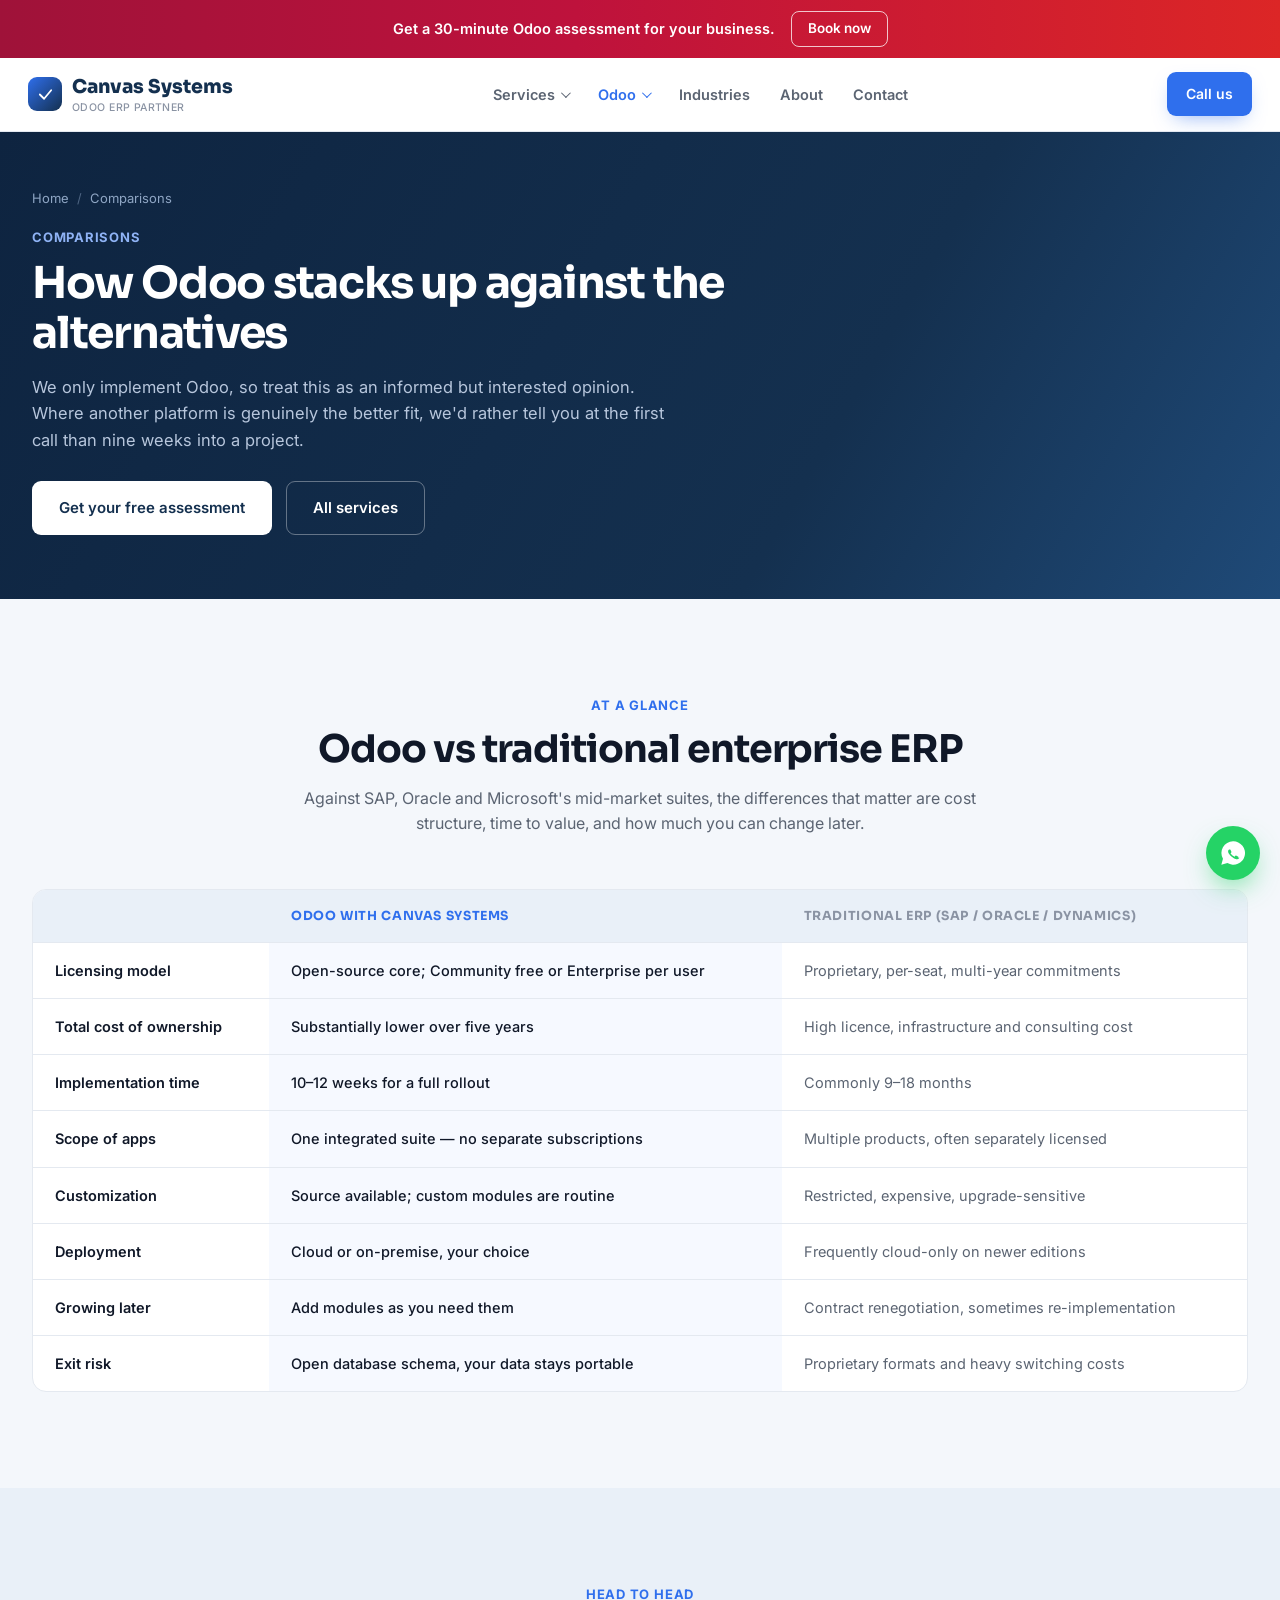
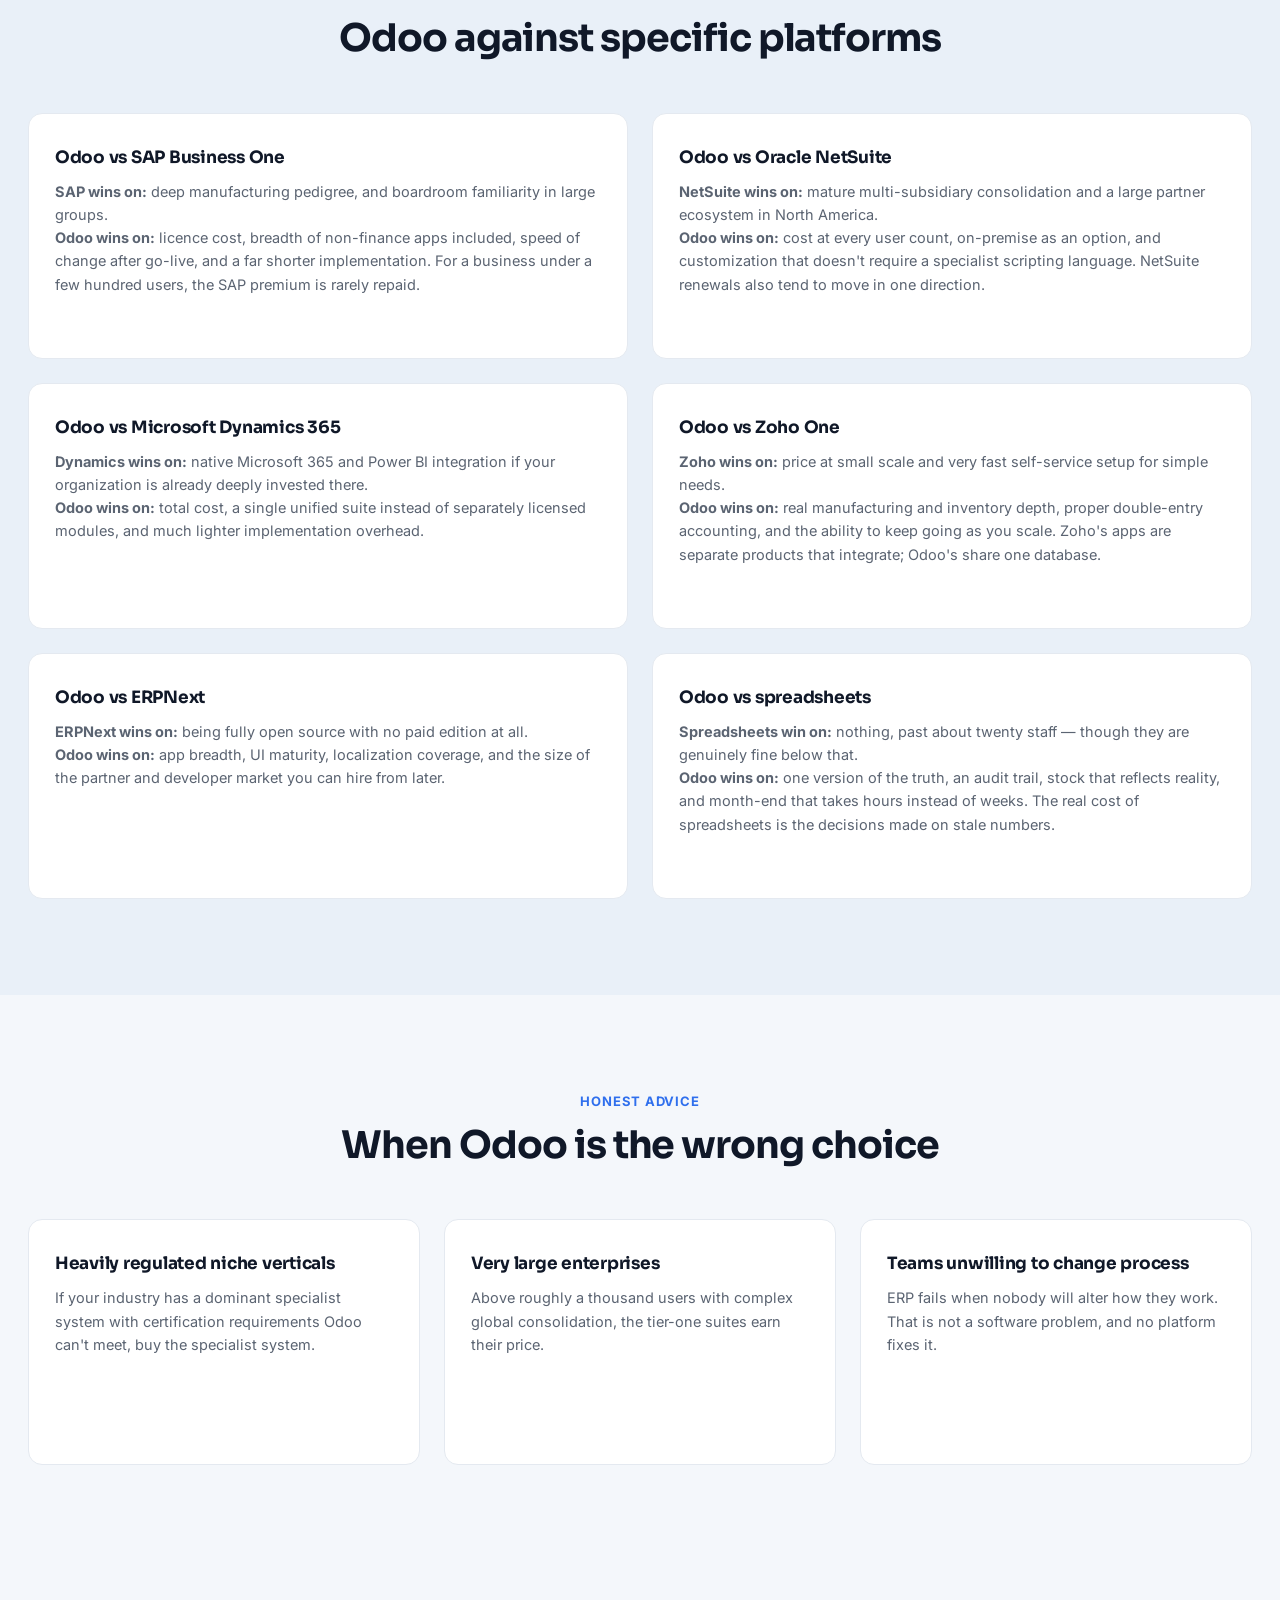
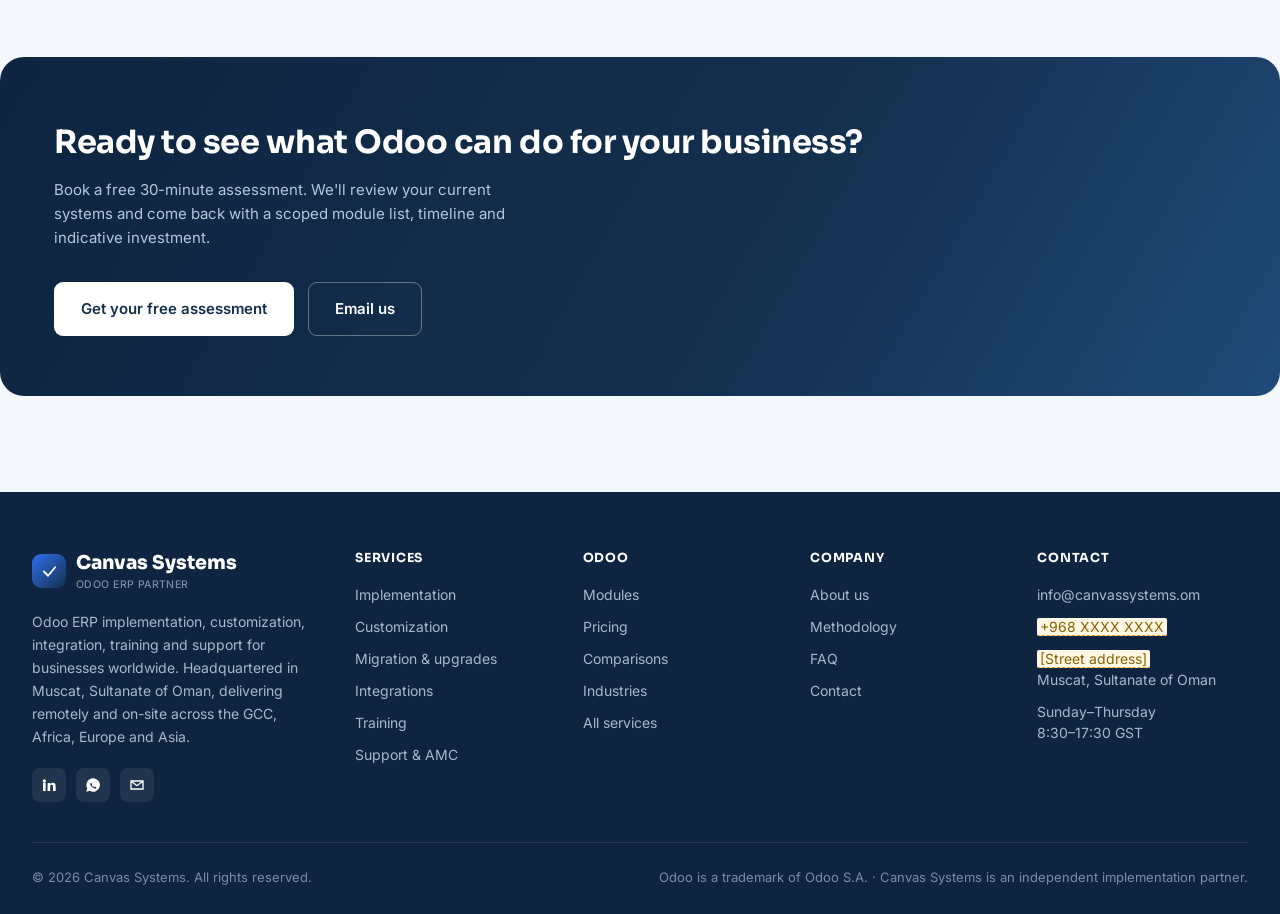
<file: comparisons.html>
<!DOCTYPE html>
<html lang="en">
<head>
<meta charset="UTF-8">
<meta name="viewport" content="width=device-width, initial-scale=1.0">
<title>Odoo vs SAP, NetSuite, Dynamics, Zoho &amp; ERPNext | Canvas Systems</title>
<meta name="description" content="How Odoo compares against SAP Business One, Oracle NetSuite, Microsoft Dynamics 365, Zoho One, ERPNext and staying on spreadsheets.">
<meta property="og:title" content="Odoo vs SAP, NetSuite, Dynamics, Zoho &amp; ERPNext | Canvas Systems">
<meta property="og:description" content="How Odoo compares against SAP Business One, Oracle NetSuite, Microsoft Dynamics 365, Zoho One, ERPNext and staying on spreadsheets.">
<meta property="og:type" content="website">
<meta name="theme-color" content="#14304F">
<link rel="preconnect" href="https://fonts.googleapis.com">
<link rel="preconnect" href="https://fonts.gstatic.com" crossorigin>
<link href="https://fonts.googleapis.com/css2?family=Sora:wght@500;600;700;800&family=Inter:wght@400;500;600;700&display=swap" rel="stylesheet">
<link rel="stylesheet" href="assets/css/style.css">
</head>
<body data-page="comparisons">

<a href="#main" class="skip">Skip to content</a>

<div class="announce">
  <div class="wrap">
    <span class="msg">Get a 30-minute Odoo assessment for your business.</span>
    <a href="contact.html" class="try">Book now</a>
  </div>
</div>

<header>
  <nav class="nav">
    <a href="index.html" class="logo">
      <span class="logo-mark"><svg viewBox="0 0 24 24" fill="none"><path d="M4 12L10 18L20 6" stroke="#fff" stroke-width="2.5" stroke-linecap="round" stroke-linejoin="round"/></svg></span>
      <span>Canvas Systems<small>Odoo ERP Partner</small></span>
    </a>
    <div class="nav-links centered" id="navLinks">
      <div class="nav-item">
        <button type="button" aria-expanded="false">Services</button>
        <div class="dropdown">
          <div class="dropdown-title">Odoo services</div>
          <a href="services.html"><strong>All services</strong><span>The full delivery lifecycle</span></a>
          <a href="implementation.html"><strong>Implementation</strong><span>End-to-end ERP rollout</span></a>
          <a href="customization.html"><strong>Customization</strong><span>Modules built to your process</span></a>
          <a href="migration.html"><strong>Migration &amp; upgrades</strong><span>Move your data and version</span></a>
          <a href="integration.html"><strong>Integrations</strong><span>Connect your other systems</span></a>
          <a href="training.html"><strong>Training</strong><span>Get your team using it</span></a>
          <a href="support.html"><strong>Support &amp; AMC</strong><span>SLAs after go-live</span></a>
        </div>
      </div>
      <div class="nav-item active">
        <button type="button" aria-expanded="false">Odoo</button>
        <div class="dropdown">
          <div class="dropdown-title">Explore Odoo</div>
          <a href="modules.html"><strong>Modules</strong><span>Apps we implement</span></a>
          <a href="pricing.html"><strong>Pricing</strong><span>Packages and licensing</span></a>
          <a href="comparisons.html"><strong>Comparisons</strong><span>Odoo vs SAP, NetSuite, Zoho</span></a>
        </div>
      </div>
      <a href="industries.html">Industries</a>
      <a href="about.html">About</a>
      <a href="contact.html">Contact</a>
    </div>
    <div class="nav-actions">
      <a href="tel:+968XXXXXXXX" class="btn btn-primary btn-sm">Call us</a>
    </div>
    <button class="nav-toggle" id="navToggle" aria-label="Toggle menu" aria-expanded="false" aria-controls="navLinks">
      <span></span><span></span><span></span>
    </button>
  </nav>
</header>

<div class="bg-anim" aria-hidden="true"><span></span><span></span><span></span><span></span></div>

<main id="main">

  <section class="page-hero">
    <div class="wrap">
      <div class="crumbs"><a href="index.html">Home</a><span>/</span><a href="comparisons.html">Comparisons</a></div>
      <div class="eyebrow">Comparisons</div>
      <h1>How Odoo stacks up against the alternatives</h1>
      <p>We only implement Odoo, so treat this as an informed but interested opinion. Where another platform is genuinely the better fit, we'd rather tell you at the first call than nine weeks into a project.</p>
      <div class="hero-ctas">
        <a href="contact.html" class="btn btn-white">Get your free assessment</a>
        <a href="services.html" class="btn btn-ghost">All services</a>
      </div>
    </div>
  </section>

  <section>
    <div class="wrap">
      <div class="section-head reveal">
        <div class="eyebrow">At a glance</div>
        <h2>Odoo vs traditional enterprise ERP</h2>
        <p>Against SAP, Oracle and Microsoft's mid-market suites, the differences that matter are cost structure, time to value, and how much you can change later.</p>
      </div>
      <div class="table-scroll reveal">
        <table>
          <thead><tr><th scope="col">&nbsp;</th><th scope="col" class="hl">Odoo with Canvas Systems</th><th scope="col">Traditional ERP (SAP / Oracle / Dynamics)</th></tr></thead>
          <tbody>
            <tr><td class="rowlabel">Licensing model</td><td class="hl">Open-source core; Community free or Enterprise per user</td><td>Proprietary, per-seat, multi-year commitments</td></tr>
            <tr><td class="rowlabel">Total cost of ownership</td><td class="hl">Substantially lower over five years</td><td>High licence, infrastructure and consulting cost</td></tr>
            <tr><td class="rowlabel">Implementation time</td><td class="hl">10–12 weeks for a full rollout</td><td>Commonly 9–18 months</td></tr>
            <tr><td class="rowlabel">Scope of apps</td><td class="hl">One integrated suite — no separate subscriptions</td><td>Multiple products, often separately licensed</td></tr>
            <tr><td class="rowlabel">Customization</td><td class="hl">Source available; custom modules are routine</td><td>Restricted, expensive, upgrade-sensitive</td></tr>
            <tr><td class="rowlabel">Deployment</td><td class="hl">Cloud or on-premise, your choice</td><td>Frequently cloud-only on newer editions</td></tr>
            <tr><td class="rowlabel">Growing later</td><td class="hl">Add modules as you need them</td><td>Contract renegotiation, sometimes re-implementation</td></tr>
            <tr><td class="rowlabel">Exit risk</td><td class="hl">Open database schema, your data stays portable</td><td>Proprietary formats and heavy switching costs</td></tr>
          </tbody>
        </table>
      </div>
    </div>
  </section>

  <section class="soft">
    <div class="wrap">
      <div class="section-head reveal">
        <div class="eyebrow">Head to head</div>
        <h2>Odoo against specific platforms</h2>
      </div>
      <div class="grid-2 reveal">
        <div class="card">
          <h3>Odoo vs SAP Business One</h3>
          <p><strong>SAP wins on:</strong> deep manufacturing pedigree, and boardroom familiarity in large groups.</p>
          <p><strong>Odoo wins on:</strong> licence cost, breadth of non-finance apps included, speed of change after go-live, and a far shorter implementation. For a business under a few hundred users, the SAP premium is rarely repaid.</p>
        </div>
        <div class="card">
          <h3>Odoo vs Oracle NetSuite</h3>
          <p><strong>NetSuite wins on:</strong> mature multi-subsidiary consolidation and a large partner ecosystem in North America.</p>
          <p><strong>Odoo wins on:</strong> cost at every user count, on-premise as an option, and customization that doesn't require a specialist scripting language. NetSuite renewals also tend to move in one direction.</p>
        </div>
        <div class="card">
          <h3>Odoo vs Microsoft Dynamics 365</h3>
          <p><strong>Dynamics wins on:</strong> native Microsoft 365 and Power BI integration if your organization is already deeply invested there.</p>
          <p><strong>Odoo wins on:</strong> total cost, a single unified suite instead of separately licensed modules, and much lighter implementation overhead.</p>
        </div>
        <div class="card">
          <h3>Odoo vs Zoho One</h3>
          <p><strong>Zoho wins on:</strong> price at small scale and very fast self-service setup for simple needs.</p>
          <p><strong>Odoo wins on:</strong> real manufacturing and inventory depth, proper double-entry accounting, and the ability to keep going as you scale. Zoho's apps are separate products that integrate; Odoo's share one database.</p>
        </div>
        <div class="card">
          <h3>Odoo vs ERPNext</h3>
          <p><strong>ERPNext wins on:</strong> being fully open source with no paid edition at all.</p>
          <p><strong>Odoo wins on:</strong> app breadth, UI maturity, localization coverage, and the size of the partner and developer market you can hire from later.</p>
        </div>
        <div class="card">
          <h3>Odoo vs spreadsheets</h3>
          <p><strong>Spreadsheets win on:</strong> nothing, past about twenty staff — though they are genuinely fine below that.</p>
          <p><strong>Odoo wins on:</strong> one version of the truth, an audit trail, stock that reflects reality, and month-end that takes hours instead of weeks. The real cost of spreadsheets is the decisions made on stale numbers.</p>
        </div>
      </div>
    </div>
  </section>

  <section>
    <div class="wrap">
      <div class="section-head reveal">
        <div class="eyebrow">Honest advice</div>
        <h2>When Odoo is the wrong choice</h2>
      </div>
      <div class="grid-3 reveal">
        <div class="card"><h3>Heavily regulated niche verticals</h3><p>If your industry has a dominant specialist system with certification requirements Odoo can't meet, buy the specialist system.</p></div>
        <div class="card"><h3>Very large enterprises</h3><p>Above roughly a thousand users with complex global consolidation, the tier-one suites earn their price.</p></div>
        <div class="card"><h3>Teams unwilling to change process</h3><p>ERP fails when nobody will alter how they work. That is not a software problem, and no platform fixes it.</p></div>
      </div>
    </div>
  </section>

  <section>
    <div class="cta-banner reveal">
      <div>
        <h2>Ready to see what Odoo can do for your business?</h2>
        <p>Book a free 30-minute assessment. We'll review your current systems and come back with a scoped module list, timeline and indicative investment.</p>
      </div>
      <div class="cta-actions">
        <a href="contact.html" class="btn btn-white">Get your free assessment</a>
        <a href="mailto:info@canvassystems.om" class="btn btn-ghost">Email us</a>
      </div>
    </div>
  </section>

</main>

<footer>
  <div class="wrap">
    <div class="footer-top">
      <div class="footer-brand">
        <a href="index.html" class="logo">
      <span class="logo-mark"><svg viewBox="0 0 24 24" fill="none"><path d="M4 12L10 18L20 6" stroke="#fff" stroke-width="2.5" stroke-linecap="round" stroke-linejoin="round"/></svg></span>
      <span>Canvas Systems<small>Odoo ERP Partner</small></span>
    </a>
        <p>Odoo ERP implementation, customization, integration, training and support for businesses worldwide. Headquartered in Muscat, Sultanate of Oman, delivering remotely and on-site across the GCC, Africa, Europe and Asia.</p>
        <div class="footer-social">
          <a href="#" aria-label="LinkedIn"><svg viewBox="0 0 24 24" fill="currentColor"><path d="M4.98 3.5a2.5 2.5 0 100 5 2.5 2.5 0 000-5zM3 9h4v12H3zM10 9h3.8v1.7h.05c.53-1 1.83-2.05 3.75-2.05C21.4 8.65 22 11 22 14.2V21h-4v-6c0-1.43-.03-3.27-2-3.27-2 0-2.3 1.56-2.3 3.17V21h-4z"/></svg></a>
          <a href="https://wa.me/968XXXXXXXX" aria-label="WhatsApp" target="_blank" rel="noopener"><svg viewBox="0 0 24 24" fill="currentColor"><path d="M12 2a10 10 0 00-8.6 15L2 22l5.2-1.4A10 10 0 1012 2zm5.5 14.1c-.2.6-1.2 1.2-1.7 1.2-.5.1-1 .1-1.6-.1-.4-.1-.9-.3-1.5-.6a11 11 0 01-4.2-3.9c-.3-.5-.7-1.2-.7-2s.4-1.2.6-1.4c.2-.2.4-.3.6-.3h.4c.1 0 .3 0 .5.4l.7 1.6c.1.1.1.3 0 .4l-.2.4-.3.3c-.1.1-.2.2-.1.4a6.6 6.6 0 003 2.6c.2.1.4.1.5-.1l.6-.7c.1-.2.3-.2.5-.1l1.6.8c.2.1.4.2.4.3s0 .5-.1.8z"/></svg></a>
          <a href="mailto:info@canvassystems.om" aria-label="Email"><svg viewBox="0 0 24 24" fill="none" stroke="currentColor" stroke-width="2"><path d="M3 6l9 7 9-7M3 6v12h18V6H3z"/></svg></a>
        </div>
      </div>
      <div class="footer-col">
        <h5>Services</h5>
        <a href="implementation.html">Implementation</a>
        <a href="customization.html">Customization</a>
        <a href="migration.html">Migration &amp; upgrades</a>
        <a href="integration.html">Integrations</a>
        <a href="training.html">Training</a>
        <a href="support.html">Support &amp; AMC</a>
      </div>
      <div class="footer-col">
        <h5>Odoo</h5>
        <a href="modules.html">Modules</a>
        <a href="pricing.html">Pricing</a>
        <a href="comparisons.html">Comparisons</a>
        <a href="industries.html">Industries</a>
        <a href="services.html">All services</a>
      </div>
      <div class="footer-col">
        <h5>Company</h5>
        <a href="about.html">About us</a>
        <a href="about.html#methodology">Methodology</a>
        <a href="about.html#faq">FAQ</a>
        <a href="contact.html">Contact</a>
      </div>
      <div class="footer-col">
        <h5>Contact</h5>
        <a href="mailto:info@canvassystems.om">info@canvassystems.om</a>
        <a href="tel:+968XXXXXXXX"><span class="ph">+968 XXXX XXXX</span></a>
        <p><span class="ph">[Street address]</span><br>Muscat, Sultanate of Oman</p>
        <p>Sunday–Thursday<br>8:30–17:30 GST</p>
      </div>
    </div>
    <div class="footer-bottom">
      <span>&copy; <span id="year">2026</span> Canvas Systems. All rights reserved.</span>
      <span>Odoo is a trademark of Odoo S.A. &middot; Canvas Systems is an independent implementation partner.</span>
    </div>
  </div>
</footer>

<a class="wa" href="https://wa.me/968XXXXXXXX" aria-label="Chat on WhatsApp" target="_blank" rel="noopener"><svg viewBox="0 0 24 24" fill="currentColor"><path d="M12 2a10 10 0 00-8.6 15L2 22l5.2-1.4A10 10 0 1012 2zm5.5 14.1c-.2.6-1.2 1.2-1.7 1.2-.5.1-1 .1-1.6-.1-.4-.1-.9-.3-1.5-.6a11 11 0 01-4.2-3.9c-.3-.5-.7-1.2-.7-2s.4-1.2.6-1.4c.2-.2.4-.3.6-.3h.4c.1 0 .3 0 .5.4l.7 1.6c.1.1.1.3 0 .4l-.2.4-.3.3c-.1.1-.2.2-.1.4a6.6 6.6 0 003 2.6c.2.1.4.1.5-.1l.6-.7c.1-.2.3-.2.5-.1l1.6.8c.2.1.4.2.4.3s0 .5-.1.8z"/></svg></a>

<script src="assets/js/main.js"></script>
</body>
</html>
</file>
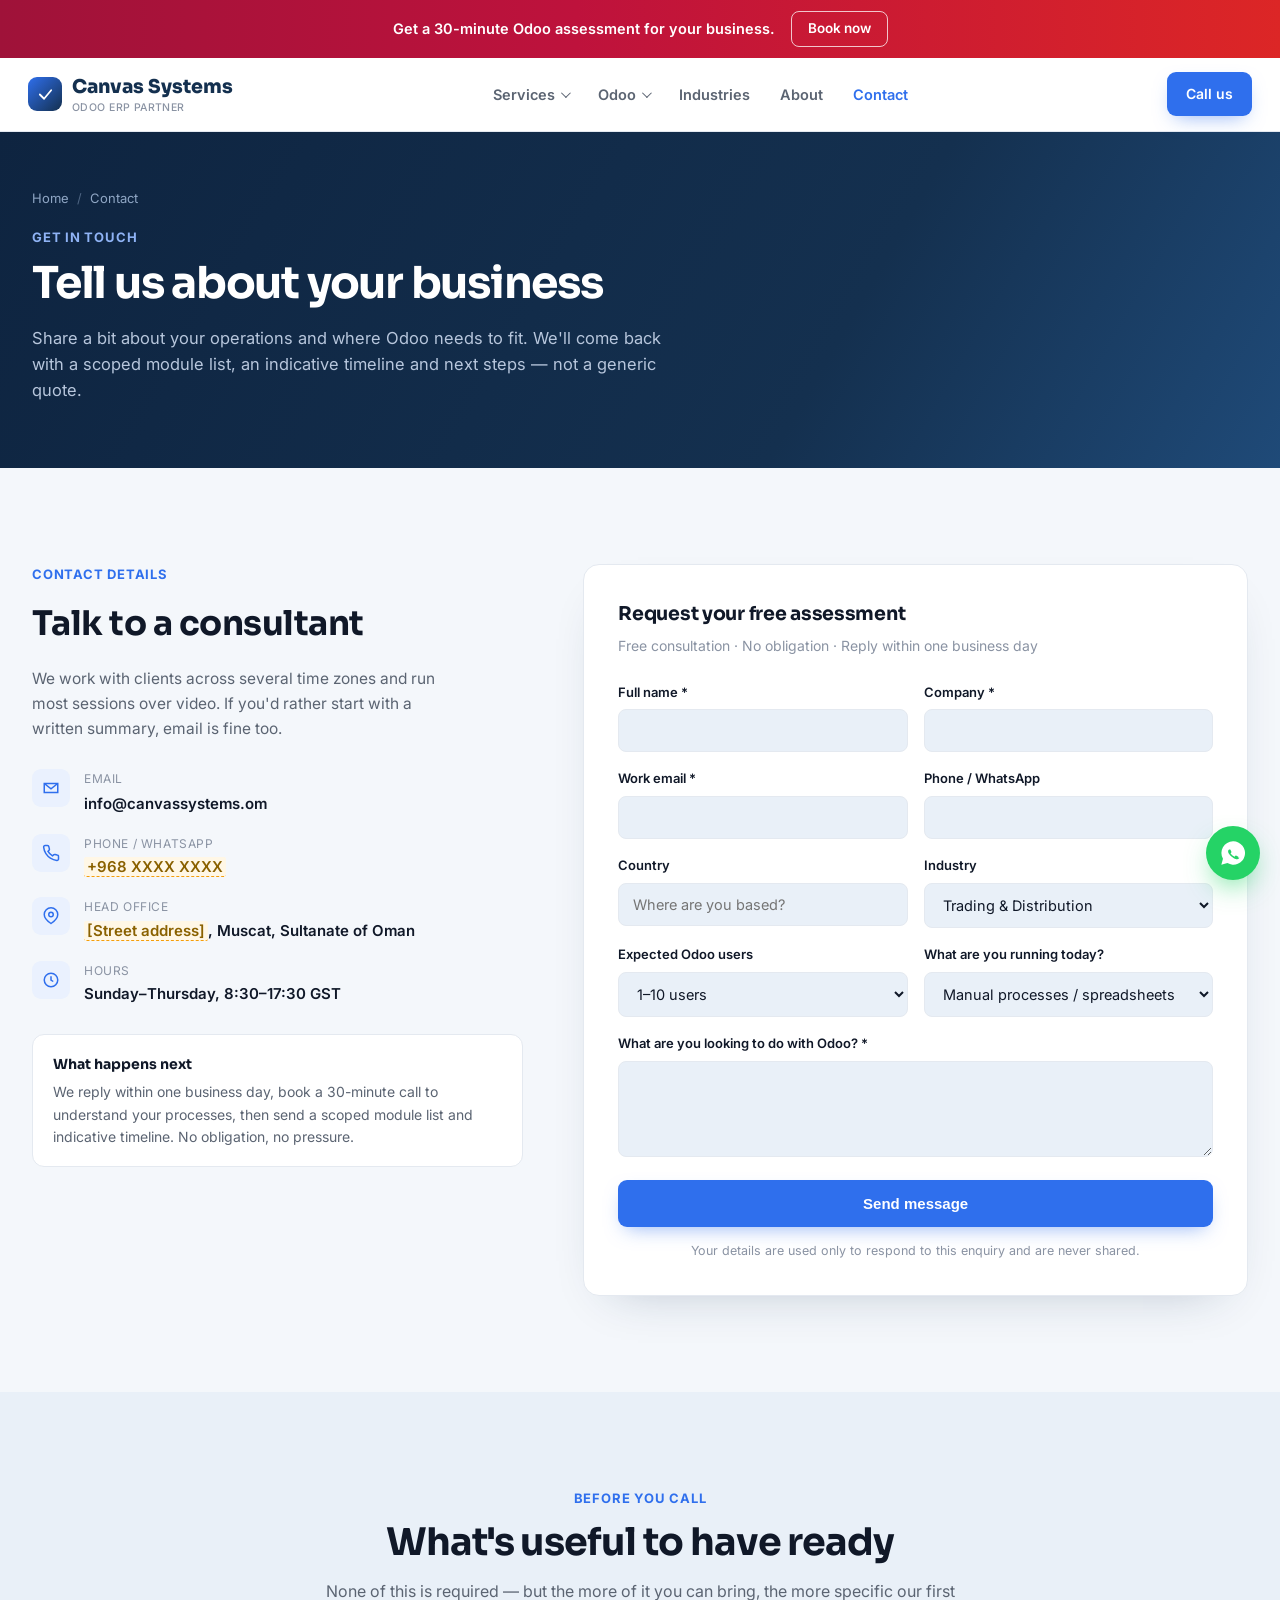
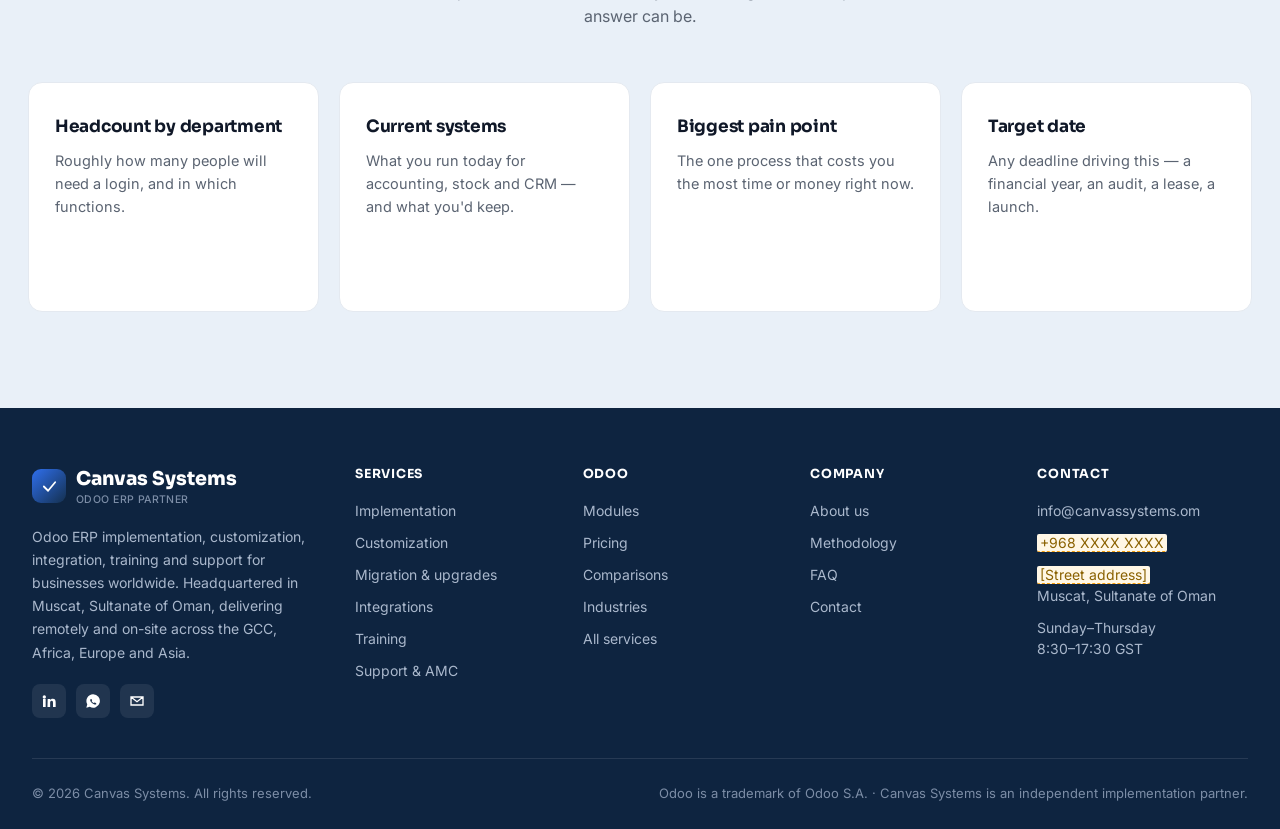
<file: contact.html>
<!DOCTYPE html>
<html lang="en">
<head>
<meta charset="UTF-8">
<meta name="viewport" content="width=device-width, initial-scale=1.0">
<title>Contact Canvas Systems | Odoo ERP Partner</title>
<meta name="description" content="Book a free 30-minute Odoo ERP assessment with Canvas Systems. We reply within one business day.">
<meta property="og:title" content="Contact Canvas Systems | Odoo ERP Partner">
<meta property="og:description" content="Book a free 30-minute Odoo ERP assessment with Canvas Systems. We reply within one business day.">
<meta property="og:type" content="website">
<meta name="theme-color" content="#14304F">
<link rel="preconnect" href="https://fonts.googleapis.com">
<link rel="preconnect" href="https://fonts.gstatic.com" crossorigin>
<link href="https://fonts.googleapis.com/css2?family=Sora:wght@500;600;700;800&family=Inter:wght@400;500;600;700&display=swap" rel="stylesheet">
<link rel="stylesheet" href="assets/css/style.css">
</head>
<body data-page="contact">

<a href="#main" class="skip">Skip to content</a>

<div class="announce">
  <div class="wrap">
    <span class="msg">Get a 30-minute Odoo assessment for your business.</span>
    <a href="contact.html" class="try">Book now</a>
  </div>
</div>

<header>
  <nav class="nav">
    <a href="index.html" class="logo">
      <span class="logo-mark"><svg viewBox="0 0 24 24" fill="none"><path d="M4 12L10 18L20 6" stroke="#fff" stroke-width="2.5" stroke-linecap="round" stroke-linejoin="round"/></svg></span>
      <span>Canvas Systems<small>Odoo ERP Partner</small></span>
    </a>
    <div class="nav-links centered" id="navLinks">
      <div class="nav-item">
        <button type="button" aria-expanded="false">Services</button>
        <div class="dropdown">
          <div class="dropdown-title">Odoo services</div>
          <a href="services.html"><strong>All services</strong><span>The full delivery lifecycle</span></a>
          <a href="implementation.html"><strong>Implementation</strong><span>End-to-end ERP rollout</span></a>
          <a href="customization.html"><strong>Customization</strong><span>Modules built to your process</span></a>
          <a href="migration.html"><strong>Migration &amp; upgrades</strong><span>Move your data and version</span></a>
          <a href="integration.html"><strong>Integrations</strong><span>Connect your other systems</span></a>
          <a href="training.html"><strong>Training</strong><span>Get your team using it</span></a>
          <a href="support.html"><strong>Support &amp; AMC</strong><span>SLAs after go-live</span></a>
        </div>
      </div>
      <div class="nav-item">
        <button type="button" aria-expanded="false">Odoo</button>
        <div class="dropdown">
          <div class="dropdown-title">Explore Odoo</div>
          <a href="modules.html"><strong>Modules</strong><span>Apps we implement</span></a>
          <a href="pricing.html"><strong>Pricing</strong><span>Packages and licensing</span></a>
          <a href="comparisons.html"><strong>Comparisons</strong><span>Odoo vs SAP, NetSuite, Zoho</span></a>
        </div>
      </div>
      <a href="industries.html">Industries</a>
      <a href="about.html">About</a>
      <a href="contact.html" class="active">Contact</a>
    </div>
    <div class="nav-actions">
      <a href="tel:+968XXXXXXXX" class="btn btn-primary btn-sm">Call us</a>
    </div>
    <button class="nav-toggle" id="navToggle" aria-label="Toggle menu" aria-expanded="false" aria-controls="navLinks">
      <span></span><span></span><span></span>
    </button>
  </nav>
</header>

<div class="bg-anim" aria-hidden="true"><span></span><span></span><span></span><span></span></div>

<main id="main">

  <section class="page-hero">
    <div class="wrap">
      <div class="crumbs"><a href="index.html">Home</a><span>/</span><a href="contact.html">Contact</a></div>
      <div class="eyebrow">Get in touch</div>
      <h1>Tell us about your business</h1>
      <p>Share a bit about your operations and where Odoo needs to fit. We'll come back with a scoped module list, an indicative timeline and next steps — not a generic quote.</p>
    </div>
  </section>

  <section>
    <div class="wrap contact-grid">
      <div class="contact-info reveal">
        <div class="eyebrow">Contact details</div>
        <h2>Talk to a consultant</h2>
        <p>We work with clients across several time zones and run most sessions over video. If you'd rather start with a written summary, email is fine too.</p>

        <div class="contact-detail">
          <div class="icon"><svg viewBox="0 0 24 24" fill="none" stroke="currentColor" stroke-width="2"><path d="M3 6l9 7 9-7M3 6v12h18V6H3z"/></svg></div>
          <div><div class="label">Email</div><a class="val" href="mailto:info@canvassystems.om">info@canvassystems.om</a></div>
        </div>
        <div class="contact-detail">
          <div class="icon"><svg viewBox="0 0 24 24" fill="none" stroke="currentColor" stroke-width="2"><path d="M22 16.9v3a2 2 0 01-2.2 2 19.8 19.8 0 01-8.6-3 19.5 19.5 0 01-6-6 19.8 19.8 0 01-3-8.7A2 2 0 014.2 2h3a2 2 0 012 1.7c.1.9.3 1.8.6 2.7a2 2 0 01-.5 2.1L8 9.9a16 16 0 006 6l1.4-1.4a2 2 0 012.1-.5c.9.3 1.8.5 2.7.6a2 2 0 011.8 2.3z"/></svg></div>
          <div><div class="label">Phone / WhatsApp</div><div class="val"><span class="ph">+968 XXXX XXXX</span></div></div>
        </div>
        <div class="contact-detail">
          <div class="icon"><svg viewBox="0 0 24 24" fill="none" stroke="currentColor" stroke-width="2"><path d="M21 10c0 6-9 12-9 12s-9-6-9-12a9 9 0 0118 0z"/><circle cx="12" cy="10" r="3"/></svg></div>
          <div><div class="label">Head office</div><div class="val"><span class="ph">[Street address]</span>, Muscat, Sultanate of Oman</div></div>
        </div>
        <div class="contact-detail">
          <div class="icon"><svg viewBox="0 0 24 24" fill="none" stroke="currentColor" stroke-width="2"><circle cx="12" cy="12" r="9"/><path d="M12 7v5l3 2"/></svg></div>
          <div><div class="label">Hours</div><div class="val">Sunday–Thursday, 8:30–17:30 GST</div></div>
        </div>

        <div class="contact-promise">
          <strong>What happens next</strong>
          We reply within one business day, book a 30-minute call to understand your processes, then send a scoped module list and indicative timeline. No obligation, no pressure.
        </div>
      </div>

      <form id="contactForm" class="reveal" novalidate>
        <h3>Request your free assessment</h3>
        <p class="form-sub">Free consultation &middot; No obligation &middot; Reply within one business day</p>
        <div class="row-2">
          <div class="field"><label for="name">Full name *</label><input type="text" id="name" name="name" autocomplete="name" required></div>
          <div class="field"><label for="company">Company *</label><input type="text" id="company" name="company" autocomplete="organization" required></div>
        </div>
        <div class="row-2">
          <div class="field"><label for="email">Work email *</label><input type="email" id="email" name="email" autocomplete="email" required></div>
          <div class="field"><label for="phone">Phone / WhatsApp</label><input type="tel" id="phone" name="phone" autocomplete="tel"></div>
        </div>
        <div class="row-2">
          <div class="field"><label for="country">Country</label><input type="text" id="country" name="country" autocomplete="country-name" placeholder="Where are you based?"></div>
          <div class="field">
            <label for="industry">Industry</label>
            <select id="industry" name="industry">
              <option>Trading &amp; Distribution</option>
              <option>Manufacturing</option>
              <option>Retail &amp; Wholesale</option>
              <option>Construction &amp; Real Estate</option>
              <option>Logistics &amp; Transport</option>
              <option>eCommerce</option>
              <option>Healthcare &amp; Pharma</option>
              <option>Education</option>
              <option>Hospitality &amp; Restaurants</option>
              <option>Professional Services</option>
              <option>Oil, Gas &amp; Energy</option>
              <option>Automotive &amp; Workshops</option>
              <option>Other</option>
            </select>
          </div>
        </div>
        <div class="row-2">
          <div class="field">
            <label for="users">Expected Odoo users</label>
            <select id="users" name="users">
              <option>1–10 users</option>
              <option>11–25 users</option>
              <option>26–50 users</option>
              <option>51–100 users</option>
              <option>100+ users</option>
            </select>
          </div>
          <div class="field">
            <label for="current">What are you running today?</label>
            <select id="current" name="current">
              <option>Manual processes / spreadsheets</option>
              <option>Legacy accounting software</option>
              <option>Separate systems per department</option>
              <option>Another ERP we want to move off</option>
              <option>Already on Odoo — need support</option>
            </select>
          </div>
        </div>
        <div class="field"><label for="message">What are you looking to do with Odoo? *</label><textarea id="message" name="message" required></textarea></div>
        <button type="submit" class="btn btn-primary" style="width:100%;">Send message</button>
        <p class="form-note">Your details are used only to respond to this enquiry and are never shared.</p>
        <p class="form-success" id="formSuccess" role="status">Message sent — we'll be in touch within one business day.</p>
      </form>
    </div>
  </section>

  <section class="soft">
    <div class="wrap">
      <div class="section-head reveal">
        <div class="eyebrow">Before you call</div>
        <h2>What's useful to have ready</h2>
        <p>None of this is required — but the more of it you can bring, the more specific our first answer can be.</p>
      </div>
      <div class="grid-4 reveal">
        <div class="card"><h3>Headcount by department</h3><p>Roughly how many people will need a login, and in which functions.</p></div>
        <div class="card"><h3>Current systems</h3><p>What you run today for accounting, stock and CRM — and what you'd keep.</p></div>
        <div class="card"><h3>Biggest pain point</h3><p>The one process that costs you the most time or money right now.</p></div>
        <div class="card"><h3>Target date</h3><p>Any deadline driving this — a financial year, an audit, a lease, a launch.</p></div>
      </div>
    </div>
  </section>

</main>

<footer>
  <div class="wrap">
    <div class="footer-top">
      <div class="footer-brand">
        <a href="index.html" class="logo">
      <span class="logo-mark"><svg viewBox="0 0 24 24" fill="none"><path d="M4 12L10 18L20 6" stroke="#fff" stroke-width="2.5" stroke-linecap="round" stroke-linejoin="round"/></svg></span>
      <span>Canvas Systems<small>Odoo ERP Partner</small></span>
    </a>
        <p>Odoo ERP implementation, customization, integration, training and support for businesses worldwide. Headquartered in Muscat, Sultanate of Oman, delivering remotely and on-site across the GCC, Africa, Europe and Asia.</p>
        <div class="footer-social">
          <a href="#" aria-label="LinkedIn"><svg viewBox="0 0 24 24" fill="currentColor"><path d="M4.98 3.5a2.5 2.5 0 100 5 2.5 2.5 0 000-5zM3 9h4v12H3zM10 9h3.8v1.7h.05c.53-1 1.83-2.05 3.75-2.05C21.4 8.65 22 11 22 14.2V21h-4v-6c0-1.43-.03-3.27-2-3.27-2 0-2.3 1.56-2.3 3.17V21h-4z"/></svg></a>
          <a href="https://wa.me/968XXXXXXXX" aria-label="WhatsApp" target="_blank" rel="noopener"><svg viewBox="0 0 24 24" fill="currentColor"><path d="M12 2a10 10 0 00-8.6 15L2 22l5.2-1.4A10 10 0 1012 2zm5.5 14.1c-.2.6-1.2 1.2-1.7 1.2-.5.1-1 .1-1.6-.1-.4-.1-.9-.3-1.5-.6a11 11 0 01-4.2-3.9c-.3-.5-.7-1.2-.7-2s.4-1.2.6-1.4c.2-.2.4-.3.6-.3h.4c.1 0 .3 0 .5.4l.7 1.6c.1.1.1.3 0 .4l-.2.4-.3.3c-.1.1-.2.2-.1.4a6.6 6.6 0 003 2.6c.2.1.4.1.5-.1l.6-.7c.1-.2.3-.2.5-.1l1.6.8c.2.1.4.2.4.3s0 .5-.1.8z"/></svg></a>
          <a href="mailto:info@canvassystems.om" aria-label="Email"><svg viewBox="0 0 24 24" fill="none" stroke="currentColor" stroke-width="2"><path d="M3 6l9 7 9-7M3 6v12h18V6H3z"/></svg></a>
        </div>
      </div>
      <div class="footer-col">
        <h5>Services</h5>
        <a href="implementation.html">Implementation</a>
        <a href="customization.html">Customization</a>
        <a href="migration.html">Migration &amp; upgrades</a>
        <a href="integration.html">Integrations</a>
        <a href="training.html">Training</a>
        <a href="support.html">Support &amp; AMC</a>
      </div>
      <div class="footer-col">
        <h5>Odoo</h5>
        <a href="modules.html">Modules</a>
        <a href="pricing.html">Pricing</a>
        <a href="comparisons.html">Comparisons</a>
        <a href="industries.html">Industries</a>
        <a href="services.html">All services</a>
      </div>
      <div class="footer-col">
        <h5>Company</h5>
        <a href="about.html">About us</a>
        <a href="about.html#methodology">Methodology</a>
        <a href="about.html#faq">FAQ</a>
        <a href="contact.html">Contact</a>
      </div>
      <div class="footer-col">
        <h5>Contact</h5>
        <a href="mailto:info@canvassystems.om">info@canvassystems.om</a>
        <a href="tel:+968XXXXXXXX"><span class="ph">+968 XXXX XXXX</span></a>
        <p><span class="ph">[Street address]</span><br>Muscat, Sultanate of Oman</p>
        <p>Sunday–Thursday<br>8:30–17:30 GST</p>
      </div>
    </div>
    <div class="footer-bottom">
      <span>&copy; <span id="year">2026</span> Canvas Systems. All rights reserved.</span>
      <span>Odoo is a trademark of Odoo S.A. &middot; Canvas Systems is an independent implementation partner.</span>
    </div>
  </div>
</footer>

<a class="wa" href="https://wa.me/968XXXXXXXX" aria-label="Chat on WhatsApp" target="_blank" rel="noopener"><svg viewBox="0 0 24 24" fill="currentColor"><path d="M12 2a10 10 0 00-8.6 15L2 22l5.2-1.4A10 10 0 1012 2zm5.5 14.1c-.2.6-1.2 1.2-1.7 1.2-.5.1-1 .1-1.6-.1-.4-.1-.9-.3-1.5-.6a11 11 0 01-4.2-3.9c-.3-.5-.7-1.2-.7-2s.4-1.2.6-1.4c.2-.2.4-.3.6-.3h.4c.1 0 .3 0 .5.4l.7 1.6c.1.1.1.3 0 .4l-.2.4-.3.3c-.1.1-.2.2-.1.4a6.6 6.6 0 003 2.6c.2.1.4.1.5-.1l.6-.7c.1-.2.3-.2.5-.1l1.6.8c.2.1.4.2.4.3s0 .5-.1.8z"/></svg></a>

<script src="assets/js/main.js"></script>
</body>
</html>
</file>
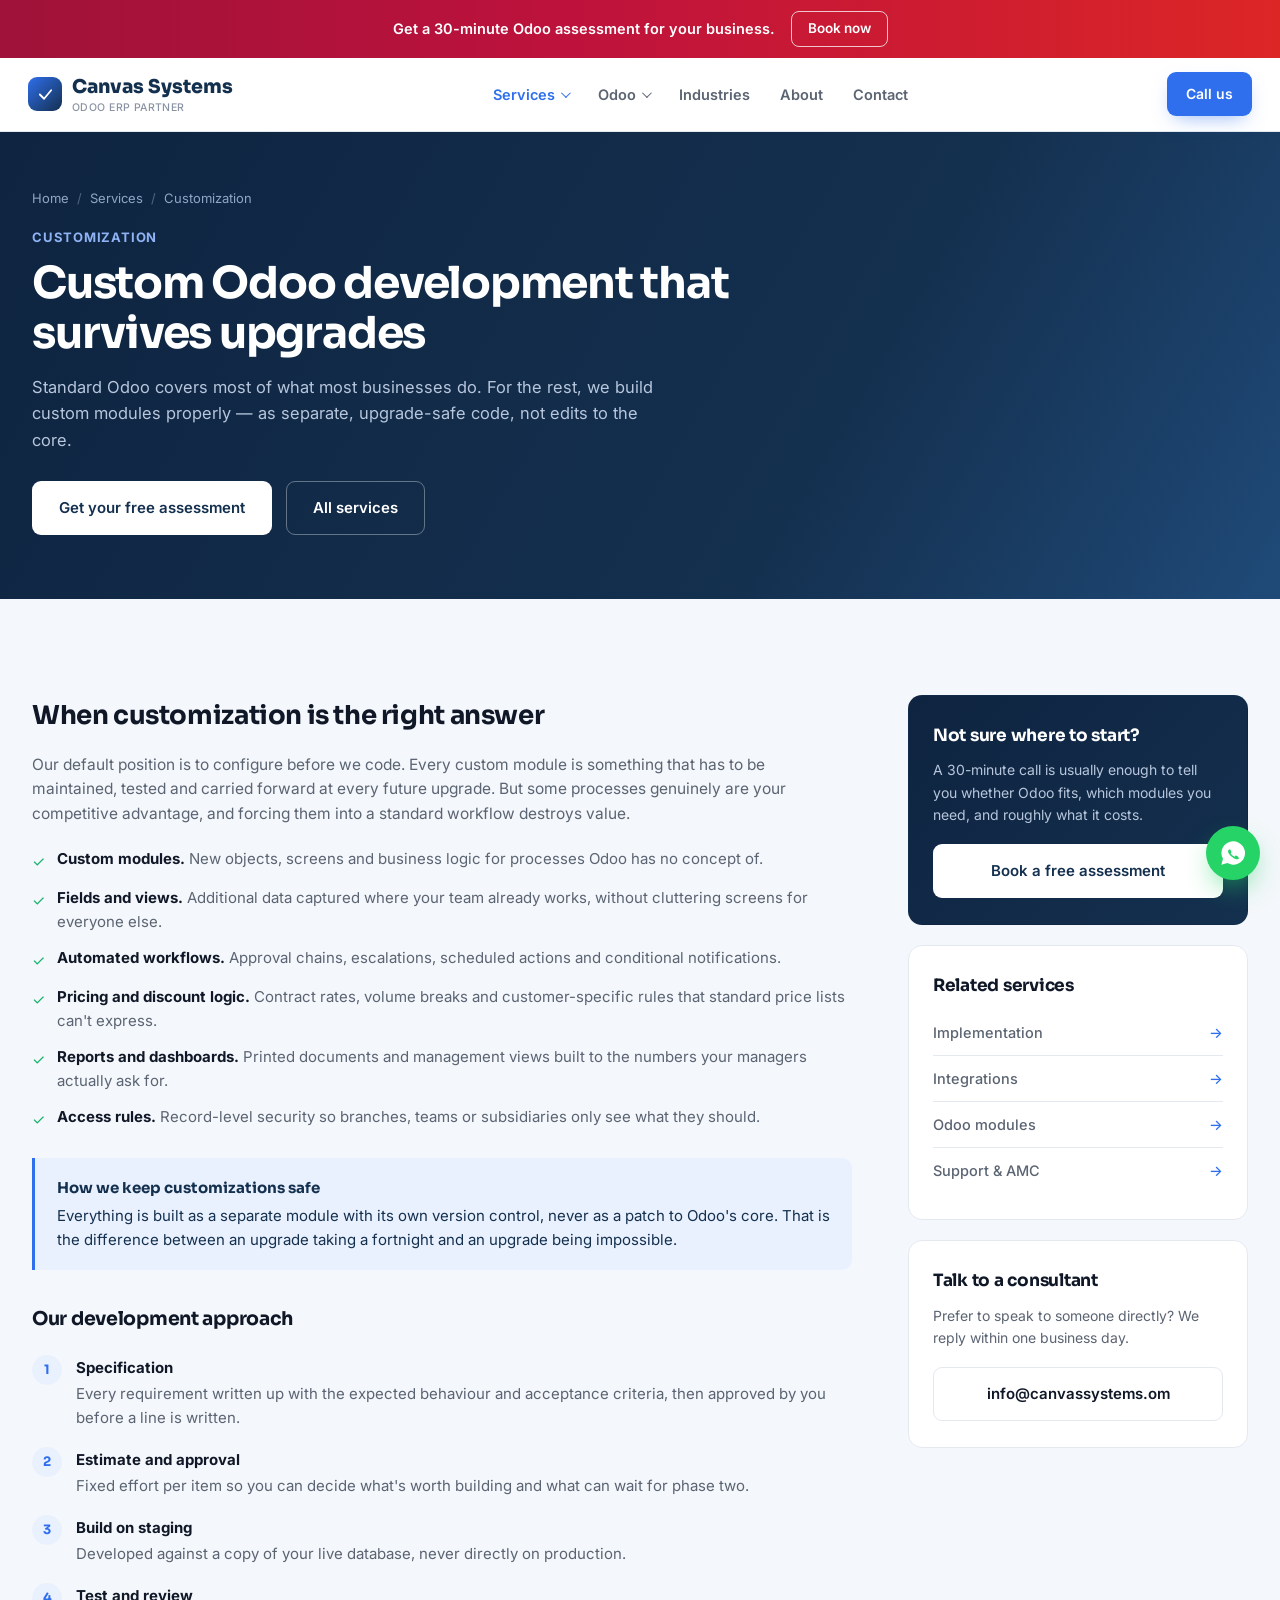
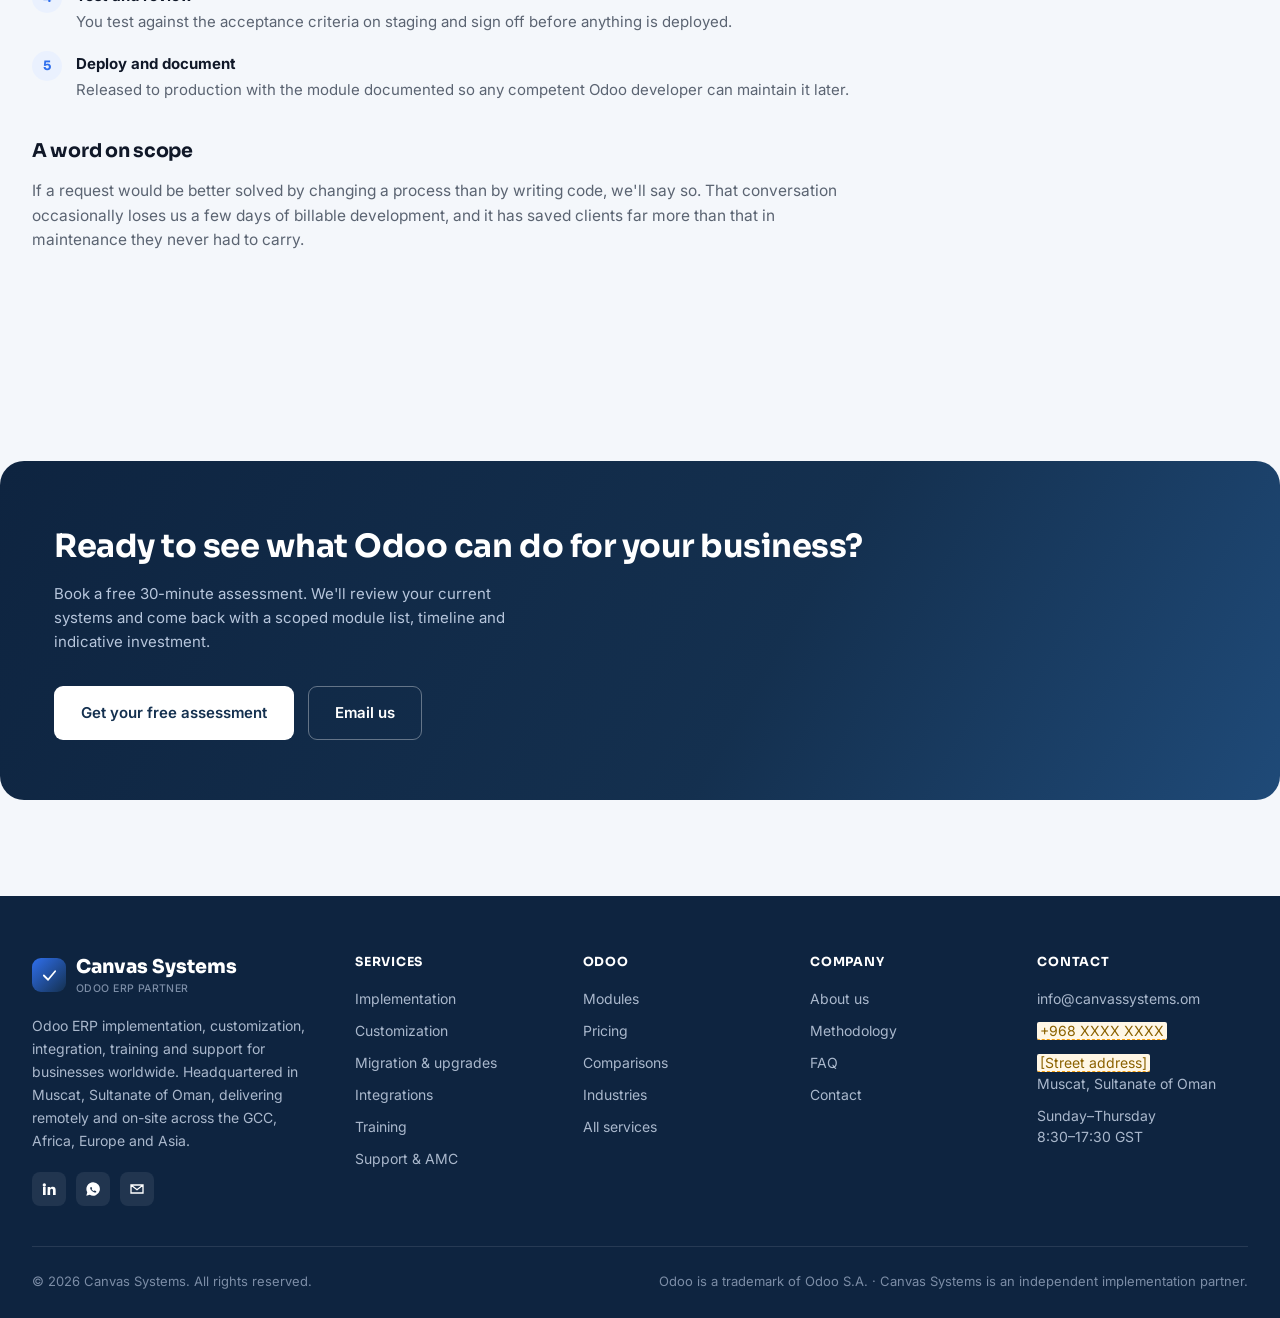
<file: customization.html>
<!DOCTYPE html>
<html lang="en">
<head>
<meta charset="UTF-8">
<meta name="viewport" content="width=device-width, initial-scale=1.0">
<title>Odoo Customization &amp; Development | Canvas Systems</title>
<meta name="description" content="Custom Odoo modules, fields, automated workflows, branded reports and dashboards built to fit processes standard Odoo doesn't cover.">
<meta property="og:title" content="Odoo Customization &amp; Development | Canvas Systems">
<meta property="og:description" content="Custom Odoo modules, fields, automated workflows, branded reports and dashboards built to fit processes standard Odoo doesn't cover.">
<meta property="og:type" content="website">
<meta name="theme-color" content="#14304F">
<link rel="preconnect" href="https://fonts.googleapis.com">
<link rel="preconnect" href="https://fonts.gstatic.com" crossorigin>
<link href="https://fonts.googleapis.com/css2?family=Sora:wght@500;600;700;800&family=Inter:wght@400;500;600;700&display=swap" rel="stylesheet">
<link rel="stylesheet" href="assets/css/style.css">
</head>
<body data-page="service">

<a href="#main" class="skip">Skip to content</a>

<div class="announce">
  <div class="wrap">
    <span class="msg">Get a 30-minute Odoo assessment for your business.</span>
    <a href="contact.html" class="try">Book now</a>
  </div>
</div>

<header>
  <nav class="nav">
    <a href="index.html" class="logo">
      <span class="logo-mark"><svg viewBox="0 0 24 24" fill="none"><path d="M4 12L10 18L20 6" stroke="#fff" stroke-width="2.5" stroke-linecap="round" stroke-linejoin="round"/></svg></span>
      <span>Canvas Systems<small>Odoo ERP Partner</small></span>
    </a>
    <div class="nav-links centered" id="navLinks">
      <div class="nav-item active">
        <button type="button" aria-expanded="false">Services</button>
        <div class="dropdown">
          <div class="dropdown-title">Odoo services</div>
          <a href="services.html"><strong>All services</strong><span>The full delivery lifecycle</span></a>
          <a href="implementation.html"><strong>Implementation</strong><span>End-to-end ERP rollout</span></a>
          <a href="customization.html"><strong>Customization</strong><span>Modules built to your process</span></a>
          <a href="migration.html"><strong>Migration &amp; upgrades</strong><span>Move your data and version</span></a>
          <a href="integration.html"><strong>Integrations</strong><span>Connect your other systems</span></a>
          <a href="training.html"><strong>Training</strong><span>Get your team using it</span></a>
          <a href="support.html"><strong>Support &amp; AMC</strong><span>SLAs after go-live</span></a>
        </div>
      </div>
      <div class="nav-item">
        <button type="button" aria-expanded="false">Odoo</button>
        <div class="dropdown">
          <div class="dropdown-title">Explore Odoo</div>
          <a href="modules.html"><strong>Modules</strong><span>Apps we implement</span></a>
          <a href="pricing.html"><strong>Pricing</strong><span>Packages and licensing</span></a>
          <a href="comparisons.html"><strong>Comparisons</strong><span>Odoo vs SAP, NetSuite, Zoho</span></a>
        </div>
      </div>
      <a href="industries.html">Industries</a>
      <a href="about.html">About</a>
      <a href="contact.html">Contact</a>
    </div>
    <div class="nav-actions">
      <a href="tel:+968XXXXXXXX" class="btn btn-primary btn-sm">Call us</a>
    </div>
    <button class="nav-toggle" id="navToggle" aria-label="Toggle menu" aria-expanded="false" aria-controls="navLinks">
      <span></span><span></span><span></span>
    </button>
  </nav>
</header>

<div class="bg-anim" aria-hidden="true"><span></span><span></span><span></span><span></span></div>

<main id="main">

  <section class="page-hero">
    <div class="wrap">
      <div class="crumbs"><a href="index.html">Home</a><span>/</span><a href="services.html">Services</a><span>/</span><a href="customization.html">Customization</a></div>
      <div class="eyebrow">Customization</div>
      <h1>Custom Odoo development that survives upgrades</h1>
      <p>Standard Odoo covers most of what most businesses do. For the rest, we build custom modules properly — as separate, upgrade-safe code, not edits to the core.</p>
      <div class="hero-ctas">
        <a href="contact.html" class="btn btn-white">Get your free assessment</a>
        <a href="services.html" class="btn btn-ghost">All services</a>
      </div>
    </div>
  </section>

  <section>
    <div class="wrap content-grid">
      <div class="prose reveal">
        <h2>When customization is the right answer</h2>
        <p>Our default position is to configure before we code. Every custom module is something that has to be maintained, tested and carried forward at every future upgrade. But some processes genuinely are your competitive advantage, and forcing them into a standard workflow destroys value.</p>
        <ul class="ticks">
          <li><span class="tick">&#10003;</span><span><strong>Custom modules.</strong> New objects, screens and business logic for processes Odoo has no concept of.</span></li>
          <li><span class="tick">&#10003;</span><span><strong>Fields and views.</strong> Additional data captured where your team already works, without cluttering screens for everyone else.</span></li>
          <li><span class="tick">&#10003;</span><span><strong>Automated workflows.</strong> Approval chains, escalations, scheduled actions and conditional notifications.</span></li>
          <li><span class="tick">&#10003;</span><span><strong>Pricing and discount logic.</strong> Contract rates, volume breaks and customer-specific rules that standard price lists can't express.</span></li>
          <li><span class="tick">&#10003;</span><span><strong>Reports and dashboards.</strong> Printed documents and management views built to the numbers your managers actually ask for.</span></li>
          <li><span class="tick">&#10003;</span><span><strong>Access rules.</strong> Record-level security so branches, teams or subsidiaries only see what they should.</span></li>
        </ul>

        <div class="callout">
          <strong>How we keep customizations safe</strong>
          Everything is built as a separate module with its own version control, never as a patch to Odoo's core. That is the difference between an upgrade taking a fortnight and an upgrade being impossible.
        </div>

        <h3>Our development approach</h3>
        <ol class="steps">
          <li><strong>Specification</strong>Every requirement written up with the expected behaviour and acceptance criteria, then approved by you before a line is written.</li>
          <li><strong>Estimate and approval</strong>Fixed effort per item so you can decide what's worth building and what can wait for phase two.</li>
          <li><strong>Build on staging</strong>Developed against a copy of your live database, never directly on production.</li>
          <li><strong>Test and review</strong>You test against the acceptance criteria on staging and sign off before anything is deployed.</li>
          <li><strong>Deploy and document</strong>Released to production with the module documented so any competent Odoo developer can maintain it later.</li>
        </ol>

        <h3>A word on scope</h3>
        <p>If a request would be better solved by changing a process than by writing code, we'll say so. That conversation occasionally loses us a few days of billable development, and it has saved clients far more than that in maintenance they never had to carry.</p>
</div>
      <aside class="sidebar">
      <div class="side-card dark">
        <h4>Not sure where to start?</h4>
        <p>A 30-minute call is usually enough to tell you whether Odoo fits, which modules you need, and roughly what it costs.</p>
        <a href="contact.html" class="btn btn-white">Book a free assessment</a>
      </div>
      <div class="side-card">
        <h4>Related services</h4>
        <div class="side-links">
        <a href="implementation.html">Implementation</a>
        <a href="integration.html">Integrations</a>
        <a href="modules.html">Odoo modules</a>
        <a href="support.html">Support &amp; AMC</a>
        </div>
      </div>
      <div class="side-card">
        <h4>Talk to a consultant</h4>
        <p>Prefer to speak to someone directly? We reply within one business day.</p>
        <a href="mailto:info@canvassystems.om" class="btn btn-outline">info@canvassystems.om</a>
      </div>
    </aside>
    </div>
  </section>

  <section>
    <div class="cta-banner reveal">
      <div>
        <h2>Ready to see what Odoo can do for your business?</h2>
        <p>Book a free 30-minute assessment. We'll review your current systems and come back with a scoped module list, timeline and indicative investment.</p>
      </div>
      <div class="cta-actions">
        <a href="contact.html" class="btn btn-white">Get your free assessment</a>
        <a href="mailto:info@canvassystems.om" class="btn btn-ghost">Email us</a>
      </div>
    </div>
  </section>

</main>

<footer>
  <div class="wrap">
    <div class="footer-top">
      <div class="footer-brand">
        <a href="index.html" class="logo">
      <span class="logo-mark"><svg viewBox="0 0 24 24" fill="none"><path d="M4 12L10 18L20 6" stroke="#fff" stroke-width="2.5" stroke-linecap="round" stroke-linejoin="round"/></svg></span>
      <span>Canvas Systems<small>Odoo ERP Partner</small></span>
    </a>
        <p>Odoo ERP implementation, customization, integration, training and support for businesses worldwide. Headquartered in Muscat, Sultanate of Oman, delivering remotely and on-site across the GCC, Africa, Europe and Asia.</p>
        <div class="footer-social">
          <a href="#" aria-label="LinkedIn"><svg viewBox="0 0 24 24" fill="currentColor"><path d="M4.98 3.5a2.5 2.5 0 100 5 2.5 2.5 0 000-5zM3 9h4v12H3zM10 9h3.8v1.7h.05c.53-1 1.83-2.05 3.75-2.05C21.4 8.65 22 11 22 14.2V21h-4v-6c0-1.43-.03-3.27-2-3.27-2 0-2.3 1.56-2.3 3.17V21h-4z"/></svg></a>
          <a href="https://wa.me/968XXXXXXXX" aria-label="WhatsApp" target="_blank" rel="noopener"><svg viewBox="0 0 24 24" fill="currentColor"><path d="M12 2a10 10 0 00-8.6 15L2 22l5.2-1.4A10 10 0 1012 2zm5.5 14.1c-.2.6-1.2 1.2-1.7 1.2-.5.1-1 .1-1.6-.1-.4-.1-.9-.3-1.5-.6a11 11 0 01-4.2-3.9c-.3-.5-.7-1.2-.7-2s.4-1.2.6-1.4c.2-.2.4-.3.6-.3h.4c.1 0 .3 0 .5.4l.7 1.6c.1.1.1.3 0 .4l-.2.4-.3.3c-.1.1-.2.2-.1.4a6.6 6.6 0 003 2.6c.2.1.4.1.5-.1l.6-.7c.1-.2.3-.2.5-.1l1.6.8c.2.1.4.2.4.3s0 .5-.1.8z"/></svg></a>
          <a href="mailto:info@canvassystems.om" aria-label="Email"><svg viewBox="0 0 24 24" fill="none" stroke="currentColor" stroke-width="2"><path d="M3 6l9 7 9-7M3 6v12h18V6H3z"/></svg></a>
        </div>
      </div>
      <div class="footer-col">
        <h5>Services</h5>
        <a href="implementation.html">Implementation</a>
        <a href="customization.html">Customization</a>
        <a href="migration.html">Migration &amp; upgrades</a>
        <a href="integration.html">Integrations</a>
        <a href="training.html">Training</a>
        <a href="support.html">Support &amp; AMC</a>
      </div>
      <div class="footer-col">
        <h5>Odoo</h5>
        <a href="modules.html">Modules</a>
        <a href="pricing.html">Pricing</a>
        <a href="comparisons.html">Comparisons</a>
        <a href="industries.html">Industries</a>
        <a href="services.html">All services</a>
      </div>
      <div class="footer-col">
        <h5>Company</h5>
        <a href="about.html">About us</a>
        <a href="about.html#methodology">Methodology</a>
        <a href="about.html#faq">FAQ</a>
        <a href="contact.html">Contact</a>
      </div>
      <div class="footer-col">
        <h5>Contact</h5>
        <a href="mailto:info@canvassystems.om">info@canvassystems.om</a>
        <a href="tel:+968XXXXXXXX"><span class="ph">+968 XXXX XXXX</span></a>
        <p><span class="ph">[Street address]</span><br>Muscat, Sultanate of Oman</p>
        <p>Sunday–Thursday<br>8:30–17:30 GST</p>
      </div>
    </div>
    <div class="footer-bottom">
      <span>&copy; <span id="year">2026</span> Canvas Systems. All rights reserved.</span>
      <span>Odoo is a trademark of Odoo S.A. &middot; Canvas Systems is an independent implementation partner.</span>
    </div>
  </div>
</footer>

<a class="wa" href="https://wa.me/968XXXXXXXX" aria-label="Chat on WhatsApp" target="_blank" rel="noopener"><svg viewBox="0 0 24 24" fill="currentColor"><path d="M12 2a10 10 0 00-8.6 15L2 22l5.2-1.4A10 10 0 1012 2zm5.5 14.1c-.2.6-1.2 1.2-1.7 1.2-.5.1-1 .1-1.6-.1-.4-.1-.9-.3-1.5-.6a11 11 0 01-4.2-3.9c-.3-.5-.7-1.2-.7-2s.4-1.2.6-1.4c.2-.2.4-.3.6-.3h.4c.1 0 .3 0 .5.4l.7 1.6c.1.1.1.3 0 .4l-.2.4-.3.3c-.1.1-.2.2-.1.4a6.6 6.6 0 003 2.6c.2.1.4.1.5-.1l.6-.7c.1-.2.3-.2.5-.1l1.6.8c.2.1.4.2.4.3s0 .5-.1.8z"/></svg></a>

<script src="assets/js/main.js"></script>
</body>
</html>
</file>
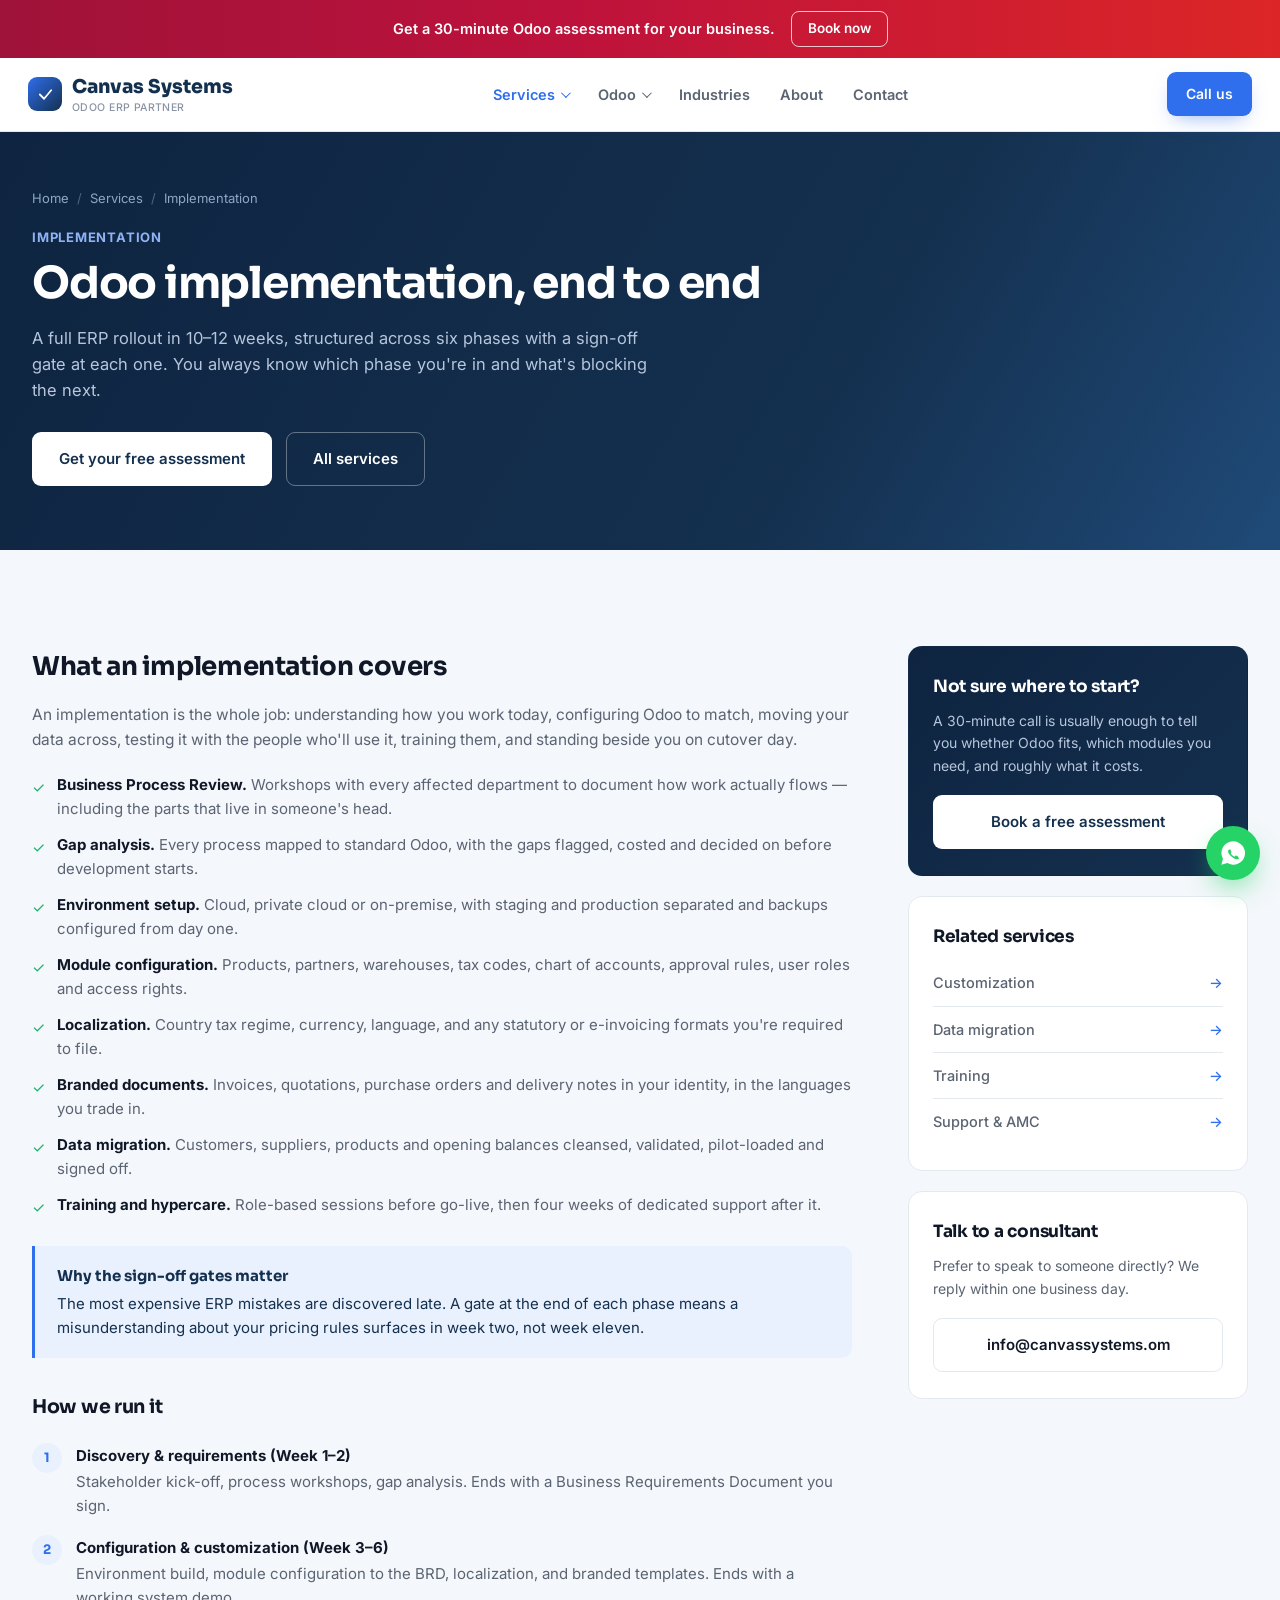
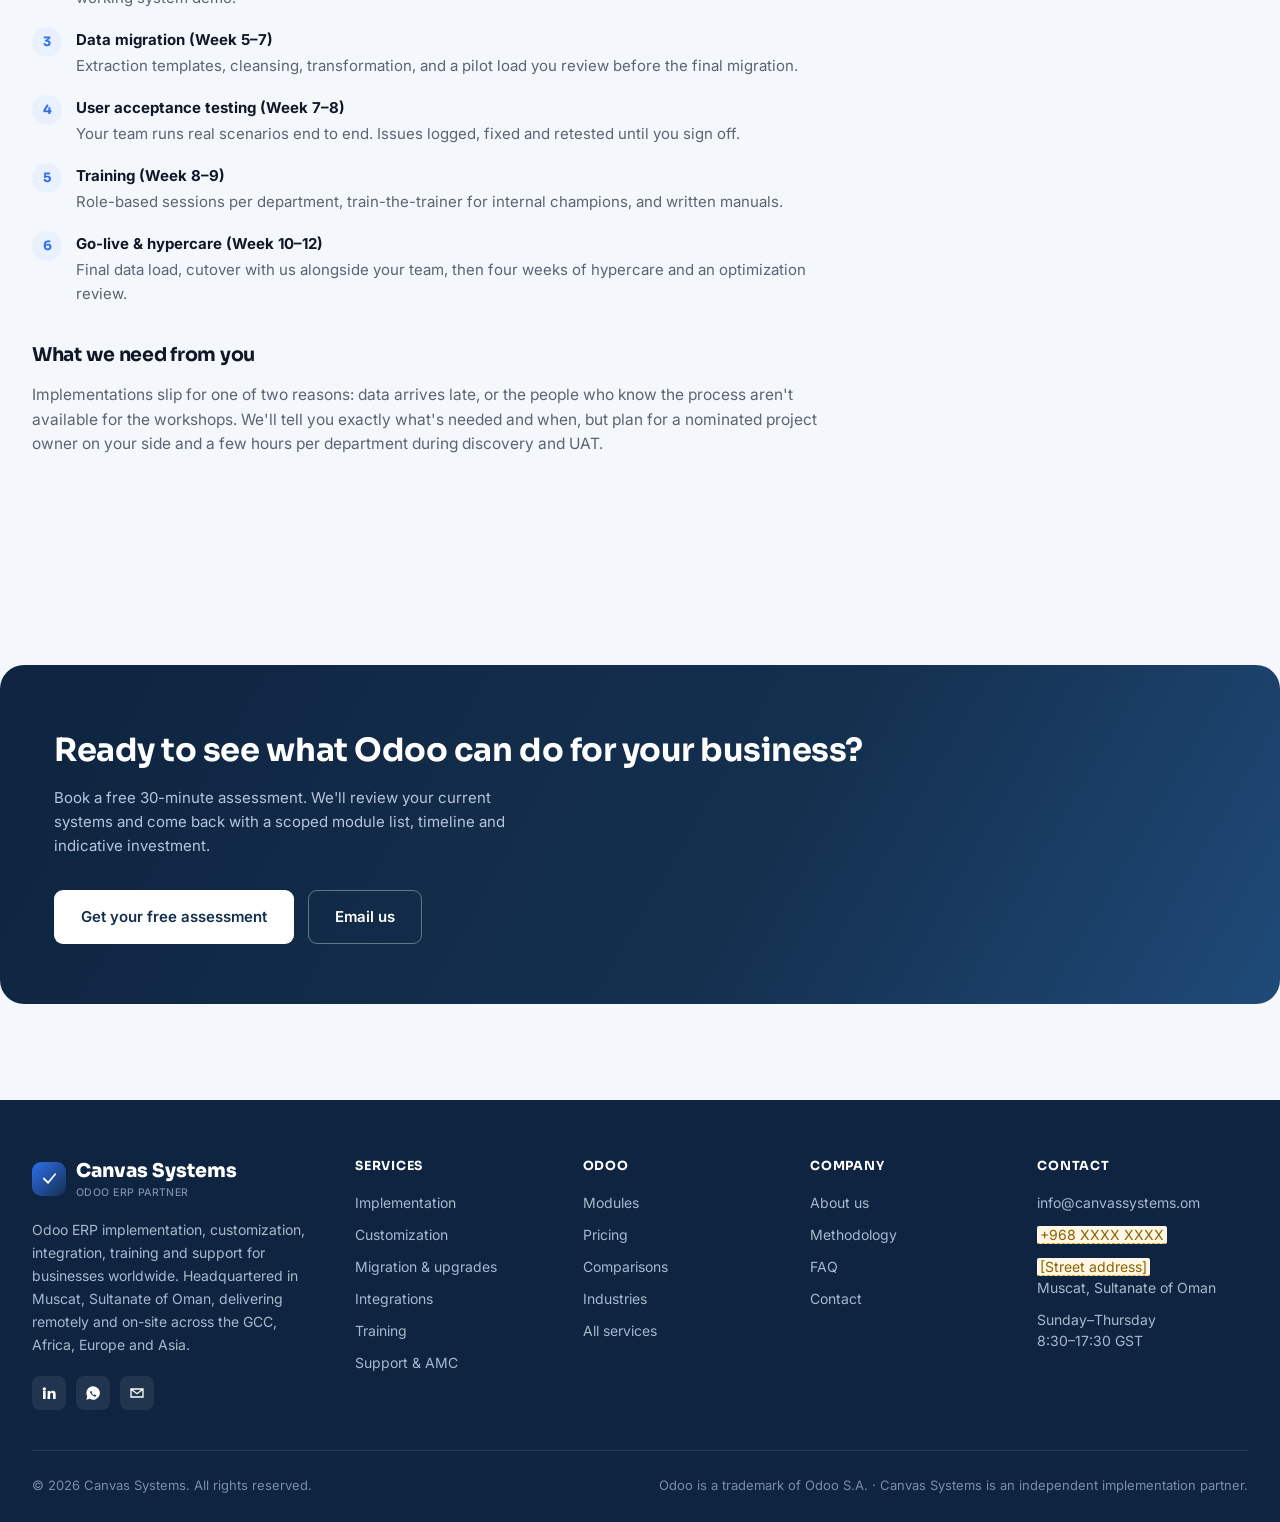
<file: implementation.html>
<!DOCTYPE html>
<html lang="en">
<head>
<meta charset="UTF-8">
<meta name="viewport" content="width=device-width, initial-scale=1.0">
<title>Odoo Implementation Services | Canvas Systems</title>
<meta name="description" content="End-to-end Odoo ERP implementation across six phases — discovery, configuration, data migration, UAT, training, go-live and hypercare.">
<meta property="og:title" content="Odoo Implementation Services | Canvas Systems">
<meta property="og:description" content="End-to-end Odoo ERP implementation across six phases — discovery, configuration, data migration, UAT, training, go-live and hypercare.">
<meta property="og:type" content="website">
<meta name="theme-color" content="#14304F">
<link rel="preconnect" href="https://fonts.googleapis.com">
<link rel="preconnect" href="https://fonts.gstatic.com" crossorigin>
<link href="https://fonts.googleapis.com/css2?family=Sora:wght@500;600;700;800&family=Inter:wght@400;500;600;700&display=swap" rel="stylesheet">
<link rel="stylesheet" href="assets/css/style.css">
</head>
<body data-page="service">

<a href="#main" class="skip">Skip to content</a>

<div class="announce">
  <div class="wrap">
    <span class="msg">Get a 30-minute Odoo assessment for your business.</span>
    <a href="contact.html" class="try">Book now</a>
  </div>
</div>

<header>
  <nav class="nav">
    <a href="index.html" class="logo">
      <span class="logo-mark"><svg viewBox="0 0 24 24" fill="none"><path d="M4 12L10 18L20 6" stroke="#fff" stroke-width="2.5" stroke-linecap="round" stroke-linejoin="round"/></svg></span>
      <span>Canvas Systems<small>Odoo ERP Partner</small></span>
    </a>
    <div class="nav-links centered" id="navLinks">
      <div class="nav-item active">
        <button type="button" aria-expanded="false">Services</button>
        <div class="dropdown">
          <div class="dropdown-title">Odoo services</div>
          <a href="services.html"><strong>All services</strong><span>The full delivery lifecycle</span></a>
          <a href="implementation.html"><strong>Implementation</strong><span>End-to-end ERP rollout</span></a>
          <a href="customization.html"><strong>Customization</strong><span>Modules built to your process</span></a>
          <a href="migration.html"><strong>Migration &amp; upgrades</strong><span>Move your data and version</span></a>
          <a href="integration.html"><strong>Integrations</strong><span>Connect your other systems</span></a>
          <a href="training.html"><strong>Training</strong><span>Get your team using it</span></a>
          <a href="support.html"><strong>Support &amp; AMC</strong><span>SLAs after go-live</span></a>
        </div>
      </div>
      <div class="nav-item">
        <button type="button" aria-expanded="false">Odoo</button>
        <div class="dropdown">
          <div class="dropdown-title">Explore Odoo</div>
          <a href="modules.html"><strong>Modules</strong><span>Apps we implement</span></a>
          <a href="pricing.html"><strong>Pricing</strong><span>Packages and licensing</span></a>
          <a href="comparisons.html"><strong>Comparisons</strong><span>Odoo vs SAP, NetSuite, Zoho</span></a>
        </div>
      </div>
      <a href="industries.html">Industries</a>
      <a href="about.html">About</a>
      <a href="contact.html">Contact</a>
    </div>
    <div class="nav-actions">
      <a href="tel:+968XXXXXXXX" class="btn btn-primary btn-sm">Call us</a>
    </div>
    <button class="nav-toggle" id="navToggle" aria-label="Toggle menu" aria-expanded="false" aria-controls="navLinks">
      <span></span><span></span><span></span>
    </button>
  </nav>
</header>

<div class="bg-anim" aria-hidden="true"><span></span><span></span><span></span><span></span></div>

<main id="main">

  <section class="page-hero">
    <div class="wrap">
      <div class="crumbs"><a href="index.html">Home</a><span>/</span><a href="services.html">Services</a><span>/</span><a href="implementation.html">Implementation</a></div>
      <div class="eyebrow">Implementation</div>
      <h1>Odoo implementation, end to end</h1>
      <p>A full ERP rollout in 10–12 weeks, structured across six phases with a sign-off gate at each one. You always know which phase you're in and what's blocking the next.</p>
      <div class="hero-ctas">
        <a href="contact.html" class="btn btn-white">Get your free assessment</a>
        <a href="services.html" class="btn btn-ghost">All services</a>
      </div>
    </div>
  </section>

  <section>
    <div class="wrap content-grid">
      <div class="prose reveal">
        <h2>What an implementation covers</h2>
        <p>An implementation is the whole job: understanding how you work today, configuring Odoo to match, moving your data across, testing it with the people who'll use it, training them, and standing beside you on cutover day.</p>
        <ul class="ticks">
          <li><span class="tick">&#10003;</span><span><strong>Business Process Review.</strong> Workshops with every affected department to document how work actually flows — including the parts that live in someone's head.</span></li>
          <li><span class="tick">&#10003;</span><span><strong>Gap analysis.</strong> Every process mapped to standard Odoo, with the gaps flagged, costed and decided on before development starts.</span></li>
          <li><span class="tick">&#10003;</span><span><strong>Environment setup.</strong> Cloud, private cloud or on-premise, with staging and production separated and backups configured from day one.</span></li>
          <li><span class="tick">&#10003;</span><span><strong>Module configuration.</strong> Products, partners, warehouses, tax codes, chart of accounts, approval rules, user roles and access rights.</span></li>
          <li><span class="tick">&#10003;</span><span><strong>Localization.</strong> Country tax regime, currency, language, and any statutory or e-invoicing formats you're required to file.</span></li>
          <li><span class="tick">&#10003;</span><span><strong>Branded documents.</strong> Invoices, quotations, purchase orders and delivery notes in your identity, in the languages you trade in.</span></li>
          <li><span class="tick">&#10003;</span><span><strong>Data migration.</strong> Customers, suppliers, products and opening balances cleansed, validated, pilot-loaded and signed off.</span></li>
          <li><span class="tick">&#10003;</span><span><strong>Training and hypercare.</strong> Role-based sessions before go-live, then four weeks of dedicated support after it.</span></li>
        </ul>

        <div class="callout">
          <strong>Why the sign-off gates matter</strong>
          The most expensive ERP mistakes are discovered late. A gate at the end of each phase means a misunderstanding about your pricing rules surfaces in week two, not week eleven.
        </div>

        <h3>How we run it</h3>
        <ol class="steps">
          <li><strong>Discovery &amp; requirements (Week 1–2)</strong>Stakeholder kick-off, process workshops, gap analysis. Ends with a Business Requirements Document you sign.</li>
          <li><strong>Configuration &amp; customization (Week 3–6)</strong>Environment build, module configuration to the BRD, localization, and branded templates. Ends with a working system demo.</li>
          <li><strong>Data migration (Week 5–7)</strong>Extraction templates, cleansing, transformation, and a pilot load you review before the final migration.</li>
          <li><strong>User acceptance testing (Week 7–8)</strong>Your team runs real scenarios end to end. Issues logged, fixed and retested until you sign off.</li>
          <li><strong>Training (Week 8–9)</strong>Role-based sessions per department, train-the-trainer for internal champions, and written manuals.</li>
          <li><strong>Go-live &amp; hypercare (Week 10–12)</strong>Final data load, cutover with us alongside your team, then four weeks of hypercare and an optimization review.</li>
        </ol>

        <h3>What we need from you</h3>
        <p>Implementations slip for one of two reasons: data arrives late, or the people who know the process aren't available for the workshops. We'll tell you exactly what's needed and when, but plan for a nominated project owner on your side and a few hours per department during discovery and UAT.</p>
</div>
      <aside class="sidebar">
      <div class="side-card dark">
        <h4>Not sure where to start?</h4>
        <p>A 30-minute call is usually enough to tell you whether Odoo fits, which modules you need, and roughly what it costs.</p>
        <a href="contact.html" class="btn btn-white">Book a free assessment</a>
      </div>
      <div class="side-card">
        <h4>Related services</h4>
        <div class="side-links">
        <a href="customization.html">Customization</a>
        <a href="migration.html">Data migration</a>
        <a href="training.html">Training</a>
        <a href="support.html">Support &amp; AMC</a>
        </div>
      </div>
      <div class="side-card">
        <h4>Talk to a consultant</h4>
        <p>Prefer to speak to someone directly? We reply within one business day.</p>
        <a href="mailto:info@canvassystems.om" class="btn btn-outline">info@canvassystems.om</a>
      </div>
    </aside>
    </div>
  </section>

  <section>
    <div class="cta-banner reveal">
      <div>
        <h2>Ready to see what Odoo can do for your business?</h2>
        <p>Book a free 30-minute assessment. We'll review your current systems and come back with a scoped module list, timeline and indicative investment.</p>
      </div>
      <div class="cta-actions">
        <a href="contact.html" class="btn btn-white">Get your free assessment</a>
        <a href="mailto:info@canvassystems.om" class="btn btn-ghost">Email us</a>
      </div>
    </div>
  </section>

</main>

<footer>
  <div class="wrap">
    <div class="footer-top">
      <div class="footer-brand">
        <a href="index.html" class="logo">
      <span class="logo-mark"><svg viewBox="0 0 24 24" fill="none"><path d="M4 12L10 18L20 6" stroke="#fff" stroke-width="2.5" stroke-linecap="round" stroke-linejoin="round"/></svg></span>
      <span>Canvas Systems<small>Odoo ERP Partner</small></span>
    </a>
        <p>Odoo ERP implementation, customization, integration, training and support for businesses worldwide. Headquartered in Muscat, Sultanate of Oman, delivering remotely and on-site across the GCC, Africa, Europe and Asia.</p>
        <div class="footer-social">
          <a href="#" aria-label="LinkedIn"><svg viewBox="0 0 24 24" fill="currentColor"><path d="M4.98 3.5a2.5 2.5 0 100 5 2.5 2.5 0 000-5zM3 9h4v12H3zM10 9h3.8v1.7h.05c.53-1 1.83-2.05 3.75-2.05C21.4 8.65 22 11 22 14.2V21h-4v-6c0-1.43-.03-3.27-2-3.27-2 0-2.3 1.56-2.3 3.17V21h-4z"/></svg></a>
          <a href="https://wa.me/968XXXXXXXX" aria-label="WhatsApp" target="_blank" rel="noopener"><svg viewBox="0 0 24 24" fill="currentColor"><path d="M12 2a10 10 0 00-8.6 15L2 22l5.2-1.4A10 10 0 1012 2zm5.5 14.1c-.2.6-1.2 1.2-1.7 1.2-.5.1-1 .1-1.6-.1-.4-.1-.9-.3-1.5-.6a11 11 0 01-4.2-3.9c-.3-.5-.7-1.2-.7-2s.4-1.2.6-1.4c.2-.2.4-.3.6-.3h.4c.1 0 .3 0 .5.4l.7 1.6c.1.1.1.3 0 .4l-.2.4-.3.3c-.1.1-.2.2-.1.4a6.6 6.6 0 003 2.6c.2.1.4.1.5-.1l.6-.7c.1-.2.3-.2.5-.1l1.6.8c.2.1.4.2.4.3s0 .5-.1.8z"/></svg></a>
          <a href="mailto:info@canvassystems.om" aria-label="Email"><svg viewBox="0 0 24 24" fill="none" stroke="currentColor" stroke-width="2"><path d="M3 6l9 7 9-7M3 6v12h18V6H3z"/></svg></a>
        </div>
      </div>
      <div class="footer-col">
        <h5>Services</h5>
        <a href="implementation.html">Implementation</a>
        <a href="customization.html">Customization</a>
        <a href="migration.html">Migration &amp; upgrades</a>
        <a href="integration.html">Integrations</a>
        <a href="training.html">Training</a>
        <a href="support.html">Support &amp; AMC</a>
      </div>
      <div class="footer-col">
        <h5>Odoo</h5>
        <a href="modules.html">Modules</a>
        <a href="pricing.html">Pricing</a>
        <a href="comparisons.html">Comparisons</a>
        <a href="industries.html">Industries</a>
        <a href="services.html">All services</a>
      </div>
      <div class="footer-col">
        <h5>Company</h5>
        <a href="about.html">About us</a>
        <a href="about.html#methodology">Methodology</a>
        <a href="about.html#faq">FAQ</a>
        <a href="contact.html">Contact</a>
      </div>
      <div class="footer-col">
        <h5>Contact</h5>
        <a href="mailto:info@canvassystems.om">info@canvassystems.om</a>
        <a href="tel:+968XXXXXXXX"><span class="ph">+968 XXXX XXXX</span></a>
        <p><span class="ph">[Street address]</span><br>Muscat, Sultanate of Oman</p>
        <p>Sunday–Thursday<br>8:30–17:30 GST</p>
      </div>
    </div>
    <div class="footer-bottom">
      <span>&copy; <span id="year">2026</span> Canvas Systems. All rights reserved.</span>
      <span>Odoo is a trademark of Odoo S.A. &middot; Canvas Systems is an independent implementation partner.</span>
    </div>
  </div>
</footer>

<a class="wa" href="https://wa.me/968XXXXXXXX" aria-label="Chat on WhatsApp" target="_blank" rel="noopener"><svg viewBox="0 0 24 24" fill="currentColor"><path d="M12 2a10 10 0 00-8.6 15L2 22l5.2-1.4A10 10 0 1012 2zm5.5 14.1c-.2.6-1.2 1.2-1.7 1.2-.5.1-1 .1-1.6-.1-.4-.1-.9-.3-1.5-.6a11 11 0 01-4.2-3.9c-.3-.5-.7-1.2-.7-2s.4-1.2.6-1.4c.2-.2.4-.3.6-.3h.4c.1 0 .3 0 .5.4l.7 1.6c.1.1.1.3 0 .4l-.2.4-.3.3c-.1.1-.2.2-.1.4a6.6 6.6 0 003 2.6c.2.1.4.1.5-.1l.6-.7c.1-.2.3-.2.5-.1l1.6.8c.2.1.4.2.4.3s0 .5-.1.8z"/></svg></a>

<script src="assets/js/main.js"></script>
</body>
</html>
</file>
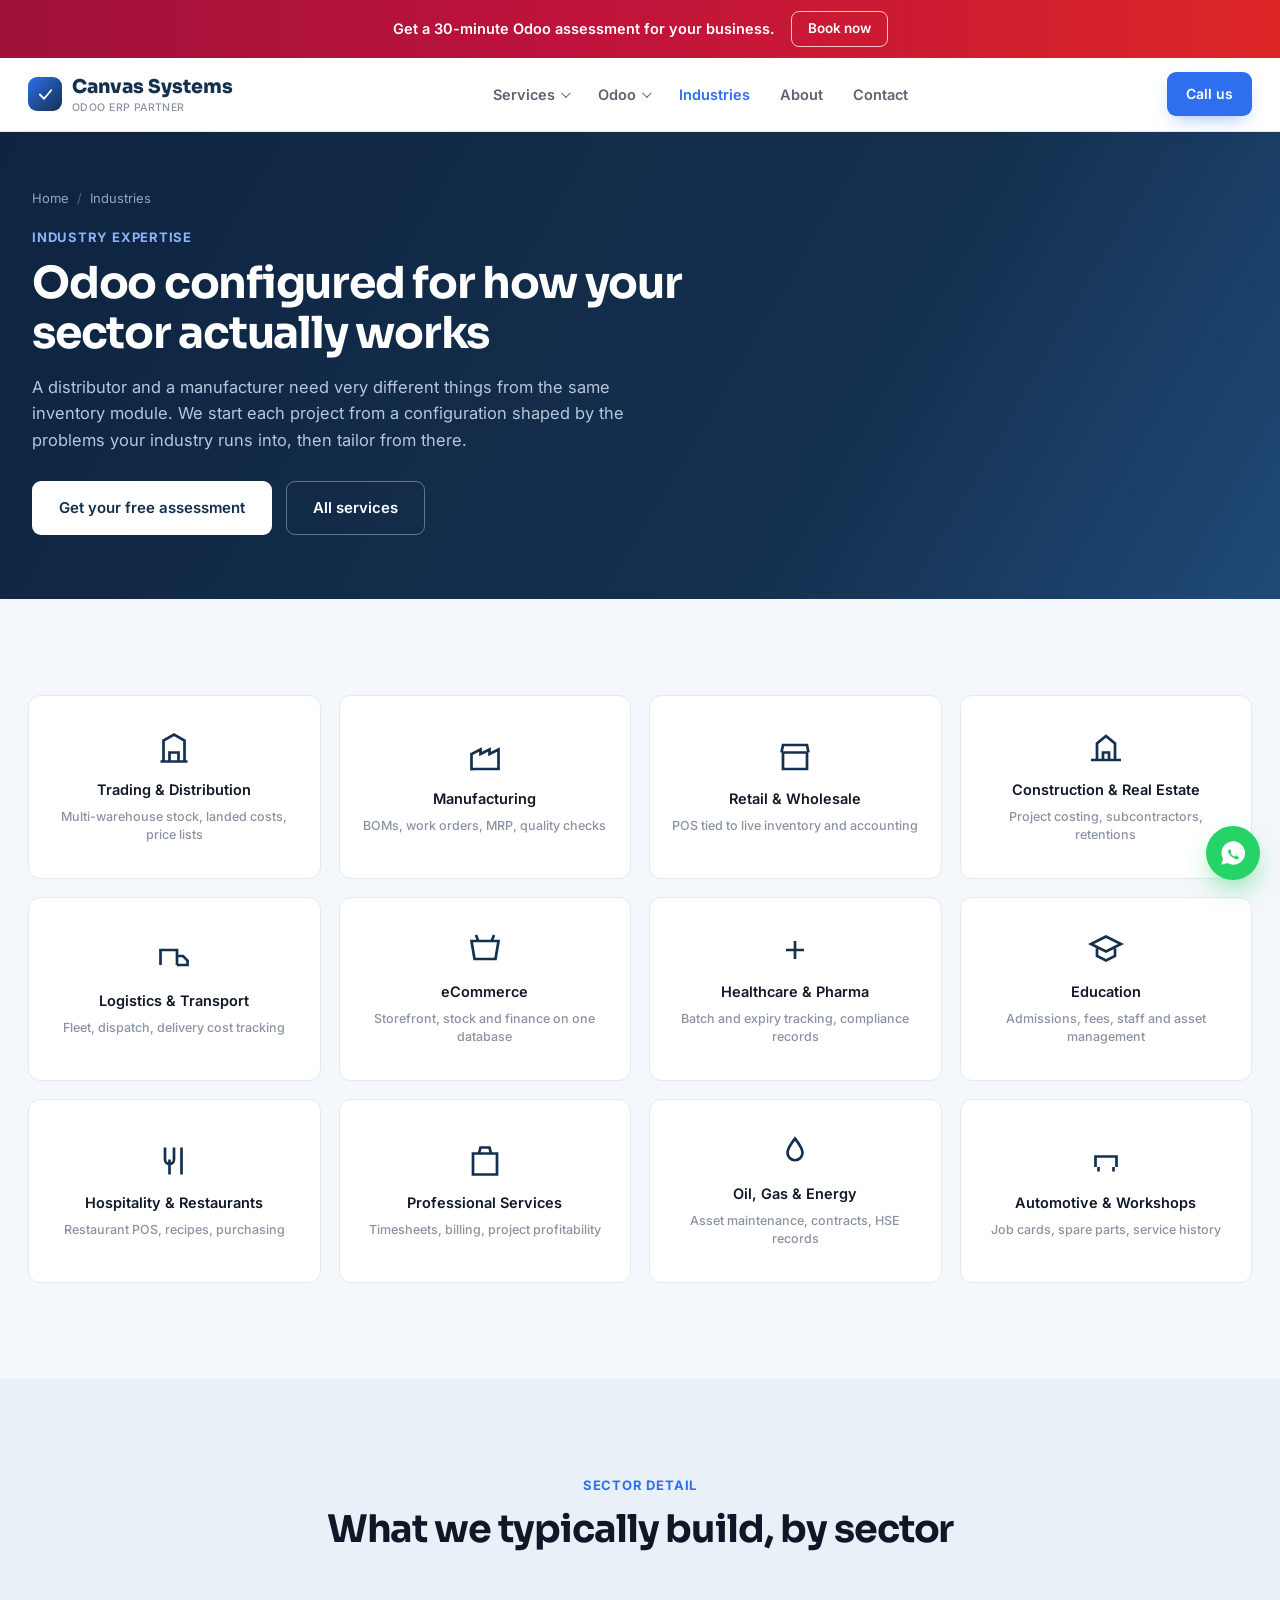
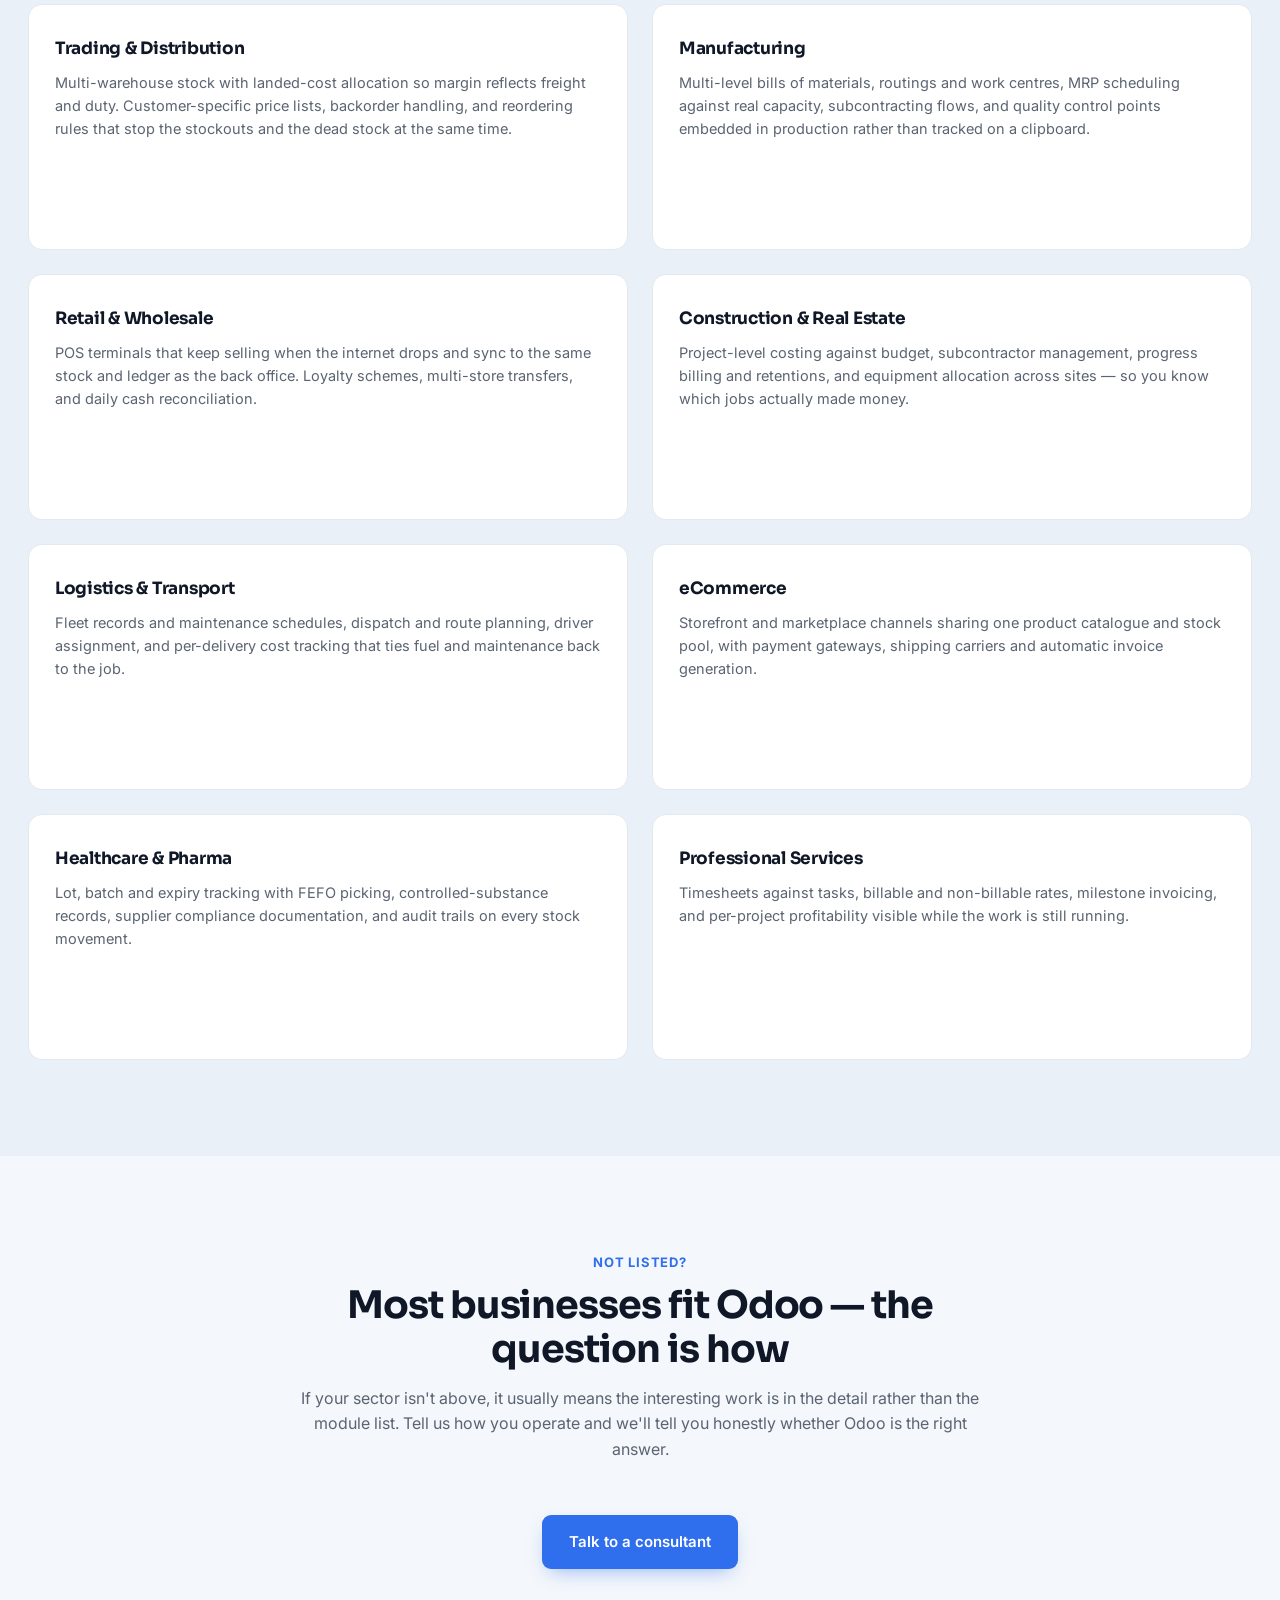
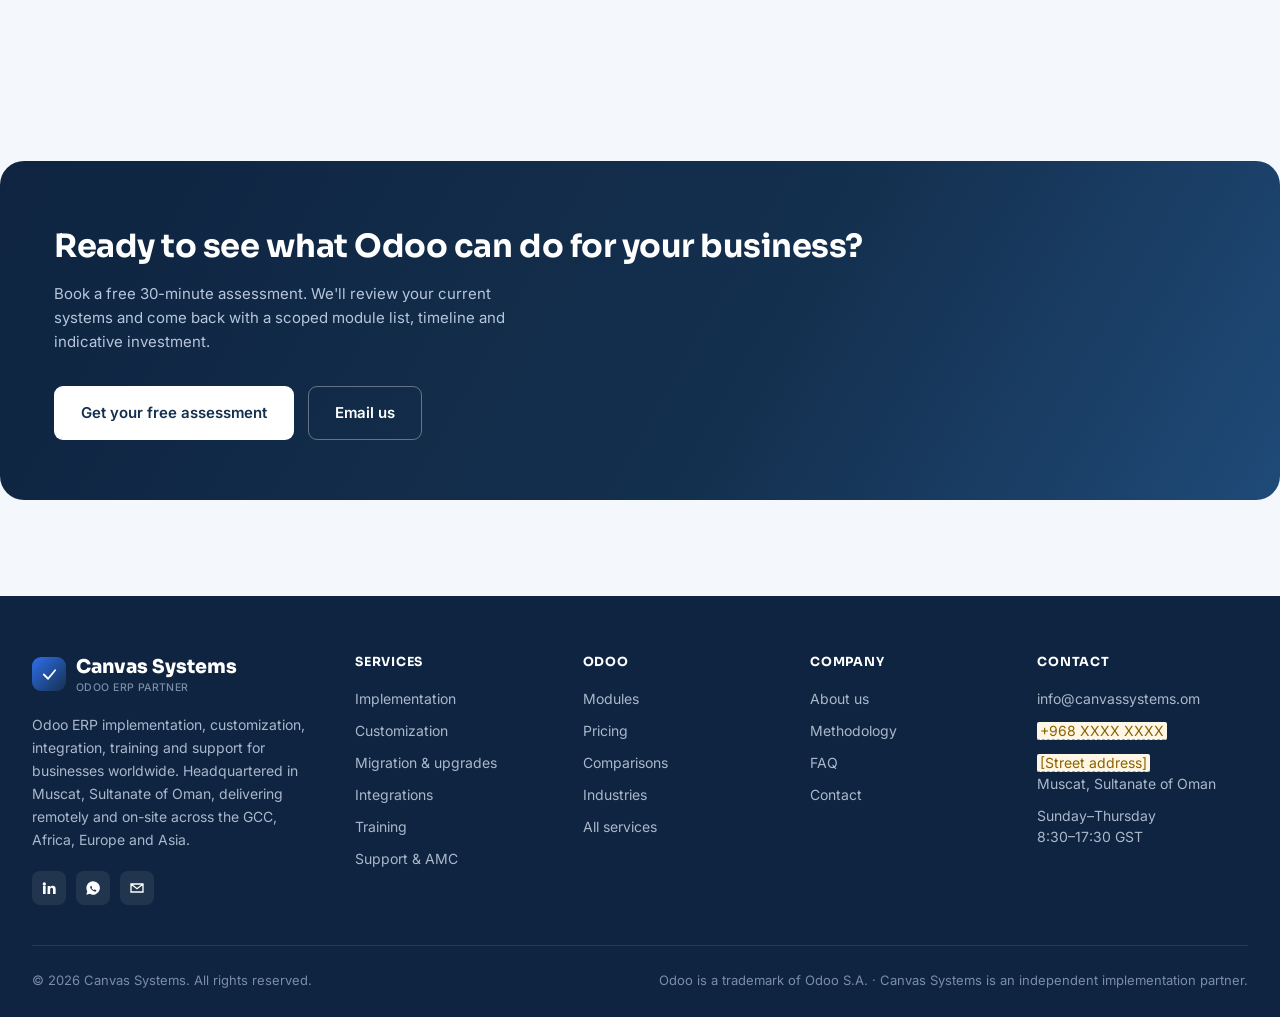
<file: industries.html>
<!DOCTYPE html>
<html lang="en">
<head>
<meta charset="UTF-8">
<meta name="viewport" content="width=device-width, initial-scale=1.0">
<title>Industries We Serve | Odoo ERP by Canvas Systems</title>
<meta name="description" content="Odoo ERP configured for trading, manufacturing, retail, construction, logistics, eCommerce, healthcare, education, hospitality, professional services, energy and automotive.">
<meta property="og:title" content="Industries We Serve | Odoo ERP by Canvas Systems">
<meta property="og:description" content="Odoo ERP configured for trading, manufacturing, retail, construction, logistics, eCommerce, healthcare, education, hospitality, professional services, energy and automotive.">
<meta property="og:type" content="website">
<meta name="theme-color" content="#14304F">
<link rel="preconnect" href="https://fonts.googleapis.com">
<link rel="preconnect" href="https://fonts.gstatic.com" crossorigin>
<link href="https://fonts.googleapis.com/css2?family=Sora:wght@500;600;700;800&family=Inter:wght@400;500;600;700&display=swap" rel="stylesheet">
<link rel="stylesheet" href="assets/css/style.css">
</head>
<body data-page="industries">

<a href="#main" class="skip">Skip to content</a>

<div class="announce">
  <div class="wrap">
    <span class="msg">Get a 30-minute Odoo assessment for your business.</span>
    <a href="contact.html" class="try">Book now</a>
  </div>
</div>

<header>
  <nav class="nav">
    <a href="index.html" class="logo">
      <span class="logo-mark"><svg viewBox="0 0 24 24" fill="none"><path d="M4 12L10 18L20 6" stroke="#fff" stroke-width="2.5" stroke-linecap="round" stroke-linejoin="round"/></svg></span>
      <span>Canvas Systems<small>Odoo ERP Partner</small></span>
    </a>
    <div class="nav-links centered" id="navLinks">
      <div class="nav-item">
        <button type="button" aria-expanded="false">Services</button>
        <div class="dropdown">
          <div class="dropdown-title">Odoo services</div>
          <a href="services.html"><strong>All services</strong><span>The full delivery lifecycle</span></a>
          <a href="implementation.html"><strong>Implementation</strong><span>End-to-end ERP rollout</span></a>
          <a href="customization.html"><strong>Customization</strong><span>Modules built to your process</span></a>
          <a href="migration.html"><strong>Migration &amp; upgrades</strong><span>Move your data and version</span></a>
          <a href="integration.html"><strong>Integrations</strong><span>Connect your other systems</span></a>
          <a href="training.html"><strong>Training</strong><span>Get your team using it</span></a>
          <a href="support.html"><strong>Support &amp; AMC</strong><span>SLAs after go-live</span></a>
        </div>
      </div>
      <div class="nav-item">
        <button type="button" aria-expanded="false">Odoo</button>
        <div class="dropdown">
          <div class="dropdown-title">Explore Odoo</div>
          <a href="modules.html"><strong>Modules</strong><span>Apps we implement</span></a>
          <a href="pricing.html"><strong>Pricing</strong><span>Packages and licensing</span></a>
          <a href="comparisons.html"><strong>Comparisons</strong><span>Odoo vs SAP, NetSuite, Zoho</span></a>
        </div>
      </div>
      <a href="industries.html" class="active">Industries</a>
      <a href="about.html">About</a>
      <a href="contact.html">Contact</a>
    </div>
    <div class="nav-actions">
      <a href="tel:+968XXXXXXXX" class="btn btn-primary btn-sm">Call us</a>
    </div>
    <button class="nav-toggle" id="navToggle" aria-label="Toggle menu" aria-expanded="false" aria-controls="navLinks">
      <span></span><span></span><span></span>
    </button>
  </nav>
</header>

<div class="bg-anim" aria-hidden="true"><span></span><span></span><span></span><span></span></div>

<main id="main">

  <section class="page-hero">
    <div class="wrap">
      <div class="crumbs"><a href="index.html">Home</a><span>/</span><a href="industries.html">Industries</a></div>
      <div class="eyebrow">Industry expertise</div>
      <h1>Odoo configured for how your sector actually works</h1>
      <p>A distributor and a manufacturer need very different things from the same inventory module. We start each project from a configuration shaped by the problems your industry runs into, then tailor from there.</p>
      <div class="hero-ctas">
        <a href="contact.html" class="btn btn-white">Get your free assessment</a>
        <a href="services.html" class="btn btn-ghost">All services</a>
      </div>
    </div>
  </section>

  <section>
    <div class="wrap">
      <div class="industries-grid reveal">
        <a class="industry-card" href="contact.html">
          <div class="icon"><svg viewBox="0 0 24 24" fill="none" stroke="currentColor" stroke-width="1.8"><path d="M3 21h18M5 21V7l7-4 7 4v14M9 21v-6h6v6"/></svg></div>
          <span>Trading &amp; Distribution</span>
          <small>Multi-warehouse stock, landed costs, price lists</small>
        </a>
        <a class="industry-card" href="contact.html">
          <div class="icon"><svg viewBox="0 0 24 24" fill="none" stroke="currentColor" stroke-width="1.8"><path d="M3 21V10l6-3v3l6-3v3l6-3v13H3z"/></svg></div>
          <span>Manufacturing</span>
          <small>BOMs, work orders, MRP, quality checks</small>
        </a>
        <a class="industry-card" href="contact.html">
          <div class="icon"><svg viewBox="0 0 24 24" fill="none" stroke="currentColor" stroke-width="1.8"><path d="M3 9l1-5h16l1 5M4 9v11h16V9M4 9h16"/></svg></div>
          <span>Retail &amp; Wholesale</span>
          <small>POS tied to live inventory and accounting</small>
        </a>
        <a class="industry-card" href="contact.html">
          <div class="icon"><svg viewBox="0 0 24 24" fill="none" stroke="currentColor" stroke-width="1.8"><path d="M2 20h20M6 20V9l6-5 6 5v11M10 20v-5h4v5"/></svg></div>
          <span>Construction &amp; Real Estate</span>
          <small>Project costing, subcontractors, retentions</small>
        </a>
        <a class="industry-card" href="contact.html">
          <div class="icon"><svg viewBox="0 0 24 24" fill="none" stroke="currentColor" stroke-width="1.8"><path d="M3 16V6h11v10M14 10h4l3 3v3h-7"/></svg></div>
          <span>Logistics &amp; Transport</span>
          <small>Fleet, dispatch, delivery cost tracking</small>
        </a>
        <a class="industry-card" href="contact.html">
          <div class="icon"><svg viewBox="0 0 24 24" fill="none" stroke="currentColor" stroke-width="1.8"><path d="M6 2l1.5 4h9L18 2M3 6h18l-2 12H5L3 6z"/></svg></div>
          <span>eCommerce</span>
          <small>Storefront, stock and finance on one database</small>
        </a>
        <a class="industry-card" href="contact.html">
          <div class="icon"><svg viewBox="0 0 24 24" fill="none" stroke="currentColor" stroke-width="1.8"><path d="M12 6v12M6 12h12"/></svg></div>
          <span>Healthcare &amp; Pharma</span>
          <small>Batch and expiry tracking, compliance records</small>
        </a>
        <a class="industry-card" href="contact.html">
          <div class="icon"><svg viewBox="0 0 24 24" fill="none" stroke="currentColor" stroke-width="1.8"><path d="M12 3L2 8l10 5 10-5-10-5zM6 11v5l6 3 6-3v-5"/></svg></div>
          <span>Education</span>
          <small>Admissions, fees, staff and asset management</small>
        </a>
        <a class="industry-card" href="contact.html">
          <div class="icon"><svg viewBox="0 0 24 24" fill="none" stroke="currentColor" stroke-width="1.8"><path d="M6 3v8a3 3 0 006 0V3M9 11v10M17 3v18"/></svg></div>
          <span>Hospitality &amp; Restaurants</span>
          <small>Restaurant POS, recipes, purchasing</small>
        </a>
        <a class="industry-card" href="contact.html">
          <div class="icon"><svg viewBox="0 0 24 24" fill="none" stroke="currentColor" stroke-width="1.8"><path d="M9 3h6l1 4H8l1-4zM4 7h16v14H4z"/></svg></div>
          <span>Professional Services</span>
          <small>Timesheets, billing, project profitability</small>
        </a>
        <a class="industry-card" href="contact.html">
          <div class="icon"><svg viewBox="0 0 24 24" fill="none" stroke="currentColor" stroke-width="1.8"><path d="M12 3c3 4 5 6.5 5 9.5A5 5 0 017 12.5C7 9.5 9 7 12 3z"/></svg></div>
          <span>Oil, Gas &amp; Energy</span>
          <small>Asset maintenance, contracts, HSE records</small>
        </a>
        <a class="industry-card" href="contact.html">
          <div class="icon"><svg viewBox="0 0 24 24" fill="none" stroke="currentColor" stroke-width="1.8"><path d="M5 16V9h14v7M7 16v3M17 16v3"/></svg></div>
          <span>Automotive &amp; Workshops</span>
          <small>Job cards, spare parts, service history</small>
        </a>
      </div>
    </div>
  </section>

  <section class="soft">
    <div class="wrap">
      <div class="section-head reveal">
        <div class="eyebrow">Sector detail</div>
        <h2>What we typically build, by sector</h2>
      </div>
      <div class="grid-2 reveal">
        <div class="card">
          <h3>Trading &amp; Distribution</h3>
          <p>Multi-warehouse stock with landed-cost allocation so margin reflects freight and duty. Customer-specific price lists, backorder handling, and reordering rules that stop the stockouts and the dead stock at the same time.</p>
        </div>
        <div class="card">
          <h3>Manufacturing</h3>
          <p>Multi-level bills of materials, routings and work centres, MRP scheduling against real capacity, subcontracting flows, and quality control points embedded in production rather than tracked on a clipboard.</p>
        </div>
        <div class="card">
          <h3>Retail &amp; Wholesale</h3>
          <p>POS terminals that keep selling when the internet drops and sync to the same stock and ledger as the back office. Loyalty schemes, multi-store transfers, and daily cash reconciliation.</p>
        </div>
        <div class="card">
          <h3>Construction &amp; Real Estate</h3>
          <p>Project-level costing against budget, subcontractor management, progress billing and retentions, and equipment allocation across sites — so you know which jobs actually made money.</p>
        </div>
        <div class="card">
          <h3>Logistics &amp; Transport</h3>
          <p>Fleet records and maintenance schedules, dispatch and route planning, driver assignment, and per-delivery cost tracking that ties fuel and maintenance back to the job.</p>
        </div>
        <div class="card">
          <h3>eCommerce</h3>
          <p>Storefront and marketplace channels sharing one product catalogue and stock pool, with payment gateways, shipping carriers and automatic invoice generation.</p>
        </div>
        <div class="card">
          <h3>Healthcare &amp; Pharma</h3>
          <p>Lot, batch and expiry tracking with FEFO picking, controlled-substance records, supplier compliance documentation, and audit trails on every stock movement.</p>
        </div>
        <div class="card">
          <h3>Professional Services</h3>
          <p>Timesheets against tasks, billable and non-billable rates, milestone invoicing, and per-project profitability visible while the work is still running.</p>
        </div>
      </div>
    </div>
  </section>

  <section>
    <div class="wrap">
      <div class="section-head reveal">
        <div class="eyebrow">Not listed?</div>
        <h2>Most businesses fit Odoo — the question is how</h2>
        <p>If your sector isn't above, it usually means the interesting work is in the detail rather than the module list. Tell us how you operate and we'll tell you honestly whether Odoo is the right answer.</p>
      </div>
      <p style="text-align:center;"><a href="contact.html" class="btn btn-primary">Talk to a consultant</a></p>
    </div>
  </section>

  <section>
    <div class="cta-banner reveal">
      <div>
        <h2>Ready to see what Odoo can do for your business?</h2>
        <p>Book a free 30-minute assessment. We'll review your current systems and come back with a scoped module list, timeline and indicative investment.</p>
      </div>
      <div class="cta-actions">
        <a href="contact.html" class="btn btn-white">Get your free assessment</a>
        <a href="mailto:info@canvassystems.om" class="btn btn-ghost">Email us</a>
      </div>
    </div>
  </section>

</main>

<footer>
  <div class="wrap">
    <div class="footer-top">
      <div class="footer-brand">
        <a href="index.html" class="logo">
      <span class="logo-mark"><svg viewBox="0 0 24 24" fill="none"><path d="M4 12L10 18L20 6" stroke="#fff" stroke-width="2.5" stroke-linecap="round" stroke-linejoin="round"/></svg></span>
      <span>Canvas Systems<small>Odoo ERP Partner</small></span>
    </a>
        <p>Odoo ERP implementation, customization, integration, training and support for businesses worldwide. Headquartered in Muscat, Sultanate of Oman, delivering remotely and on-site across the GCC, Africa, Europe and Asia.</p>
        <div class="footer-social">
          <a href="#" aria-label="LinkedIn"><svg viewBox="0 0 24 24" fill="currentColor"><path d="M4.98 3.5a2.5 2.5 0 100 5 2.5 2.5 0 000-5zM3 9h4v12H3zM10 9h3.8v1.7h.05c.53-1 1.83-2.05 3.75-2.05C21.4 8.65 22 11 22 14.2V21h-4v-6c0-1.43-.03-3.27-2-3.27-2 0-2.3 1.56-2.3 3.17V21h-4z"/></svg></a>
          <a href="https://wa.me/968XXXXXXXX" aria-label="WhatsApp" target="_blank" rel="noopener"><svg viewBox="0 0 24 24" fill="currentColor"><path d="M12 2a10 10 0 00-8.6 15L2 22l5.2-1.4A10 10 0 1012 2zm5.5 14.1c-.2.6-1.2 1.2-1.7 1.2-.5.1-1 .1-1.6-.1-.4-.1-.9-.3-1.5-.6a11 11 0 01-4.2-3.9c-.3-.5-.7-1.2-.7-2s.4-1.2.6-1.4c.2-.2.4-.3.6-.3h.4c.1 0 .3 0 .5.4l.7 1.6c.1.1.1.3 0 .4l-.2.4-.3.3c-.1.1-.2.2-.1.4a6.6 6.6 0 003 2.6c.2.1.4.1.5-.1l.6-.7c.1-.2.3-.2.5-.1l1.6.8c.2.1.4.2.4.3s0 .5-.1.8z"/></svg></a>
          <a href="mailto:info@canvassystems.om" aria-label="Email"><svg viewBox="0 0 24 24" fill="none" stroke="currentColor" stroke-width="2"><path d="M3 6l9 7 9-7M3 6v12h18V6H3z"/></svg></a>
        </div>
      </div>
      <div class="footer-col">
        <h5>Services</h5>
        <a href="implementation.html">Implementation</a>
        <a href="customization.html">Customization</a>
        <a href="migration.html">Migration &amp; upgrades</a>
        <a href="integration.html">Integrations</a>
        <a href="training.html">Training</a>
        <a href="support.html">Support &amp; AMC</a>
      </div>
      <div class="footer-col">
        <h5>Odoo</h5>
        <a href="modules.html">Modules</a>
        <a href="pricing.html">Pricing</a>
        <a href="comparisons.html">Comparisons</a>
        <a href="industries.html">Industries</a>
        <a href="services.html">All services</a>
      </div>
      <div class="footer-col">
        <h5>Company</h5>
        <a href="about.html">About us</a>
        <a href="about.html#methodology">Methodology</a>
        <a href="about.html#faq">FAQ</a>
        <a href="contact.html">Contact</a>
      </div>
      <div class="footer-col">
        <h5>Contact</h5>
        <a href="mailto:info@canvassystems.om">info@canvassystems.om</a>
        <a href="tel:+968XXXXXXXX"><span class="ph">+968 XXXX XXXX</span></a>
        <p><span class="ph">[Street address]</span><br>Muscat, Sultanate of Oman</p>
        <p>Sunday–Thursday<br>8:30–17:30 GST</p>
      </div>
    </div>
    <div class="footer-bottom">
      <span>&copy; <span id="year">2026</span> Canvas Systems. All rights reserved.</span>
      <span>Odoo is a trademark of Odoo S.A. &middot; Canvas Systems is an independent implementation partner.</span>
    </div>
  </div>
</footer>

<a class="wa" href="https://wa.me/968XXXXXXXX" aria-label="Chat on WhatsApp" target="_blank" rel="noopener"><svg viewBox="0 0 24 24" fill="currentColor"><path d="M12 2a10 10 0 00-8.6 15L2 22l5.2-1.4A10 10 0 1012 2zm5.5 14.1c-.2.6-1.2 1.2-1.7 1.2-.5.1-1 .1-1.6-.1-.4-.1-.9-.3-1.5-.6a11 11 0 01-4.2-3.9c-.3-.5-.7-1.2-.7-2s.4-1.2.6-1.4c.2-.2.4-.3.6-.3h.4c.1 0 .3 0 .5.4l.7 1.6c.1.1.1.3 0 .4l-.2.4-.3.3c-.1.1-.2.2-.1.4a6.6 6.6 0 003 2.6c.2.1.4.1.5-.1l.6-.7c.1-.2.3-.2.5-.1l1.6.8c.2.1.4.2.4.3s0 .5-.1.8z"/></svg></a>

<script src="assets/js/main.js"></script>
</body>
</html>
</file>
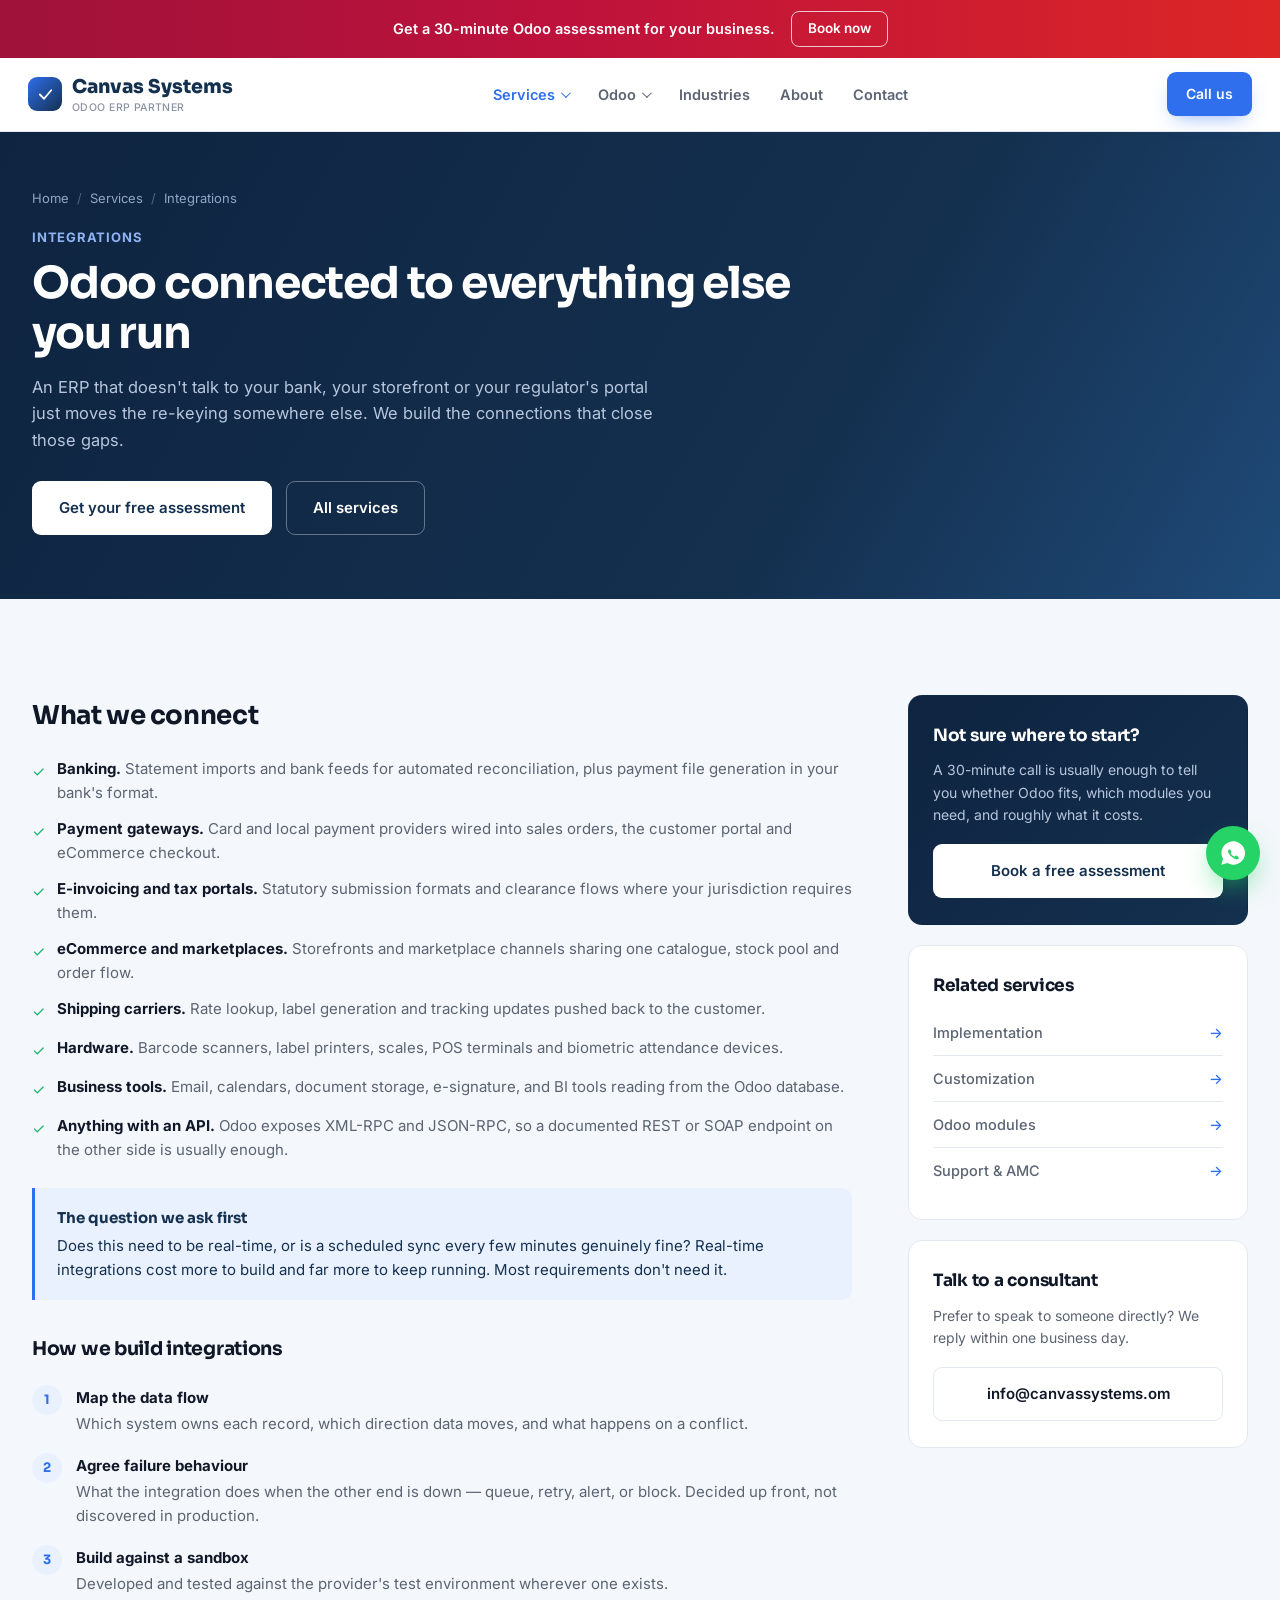
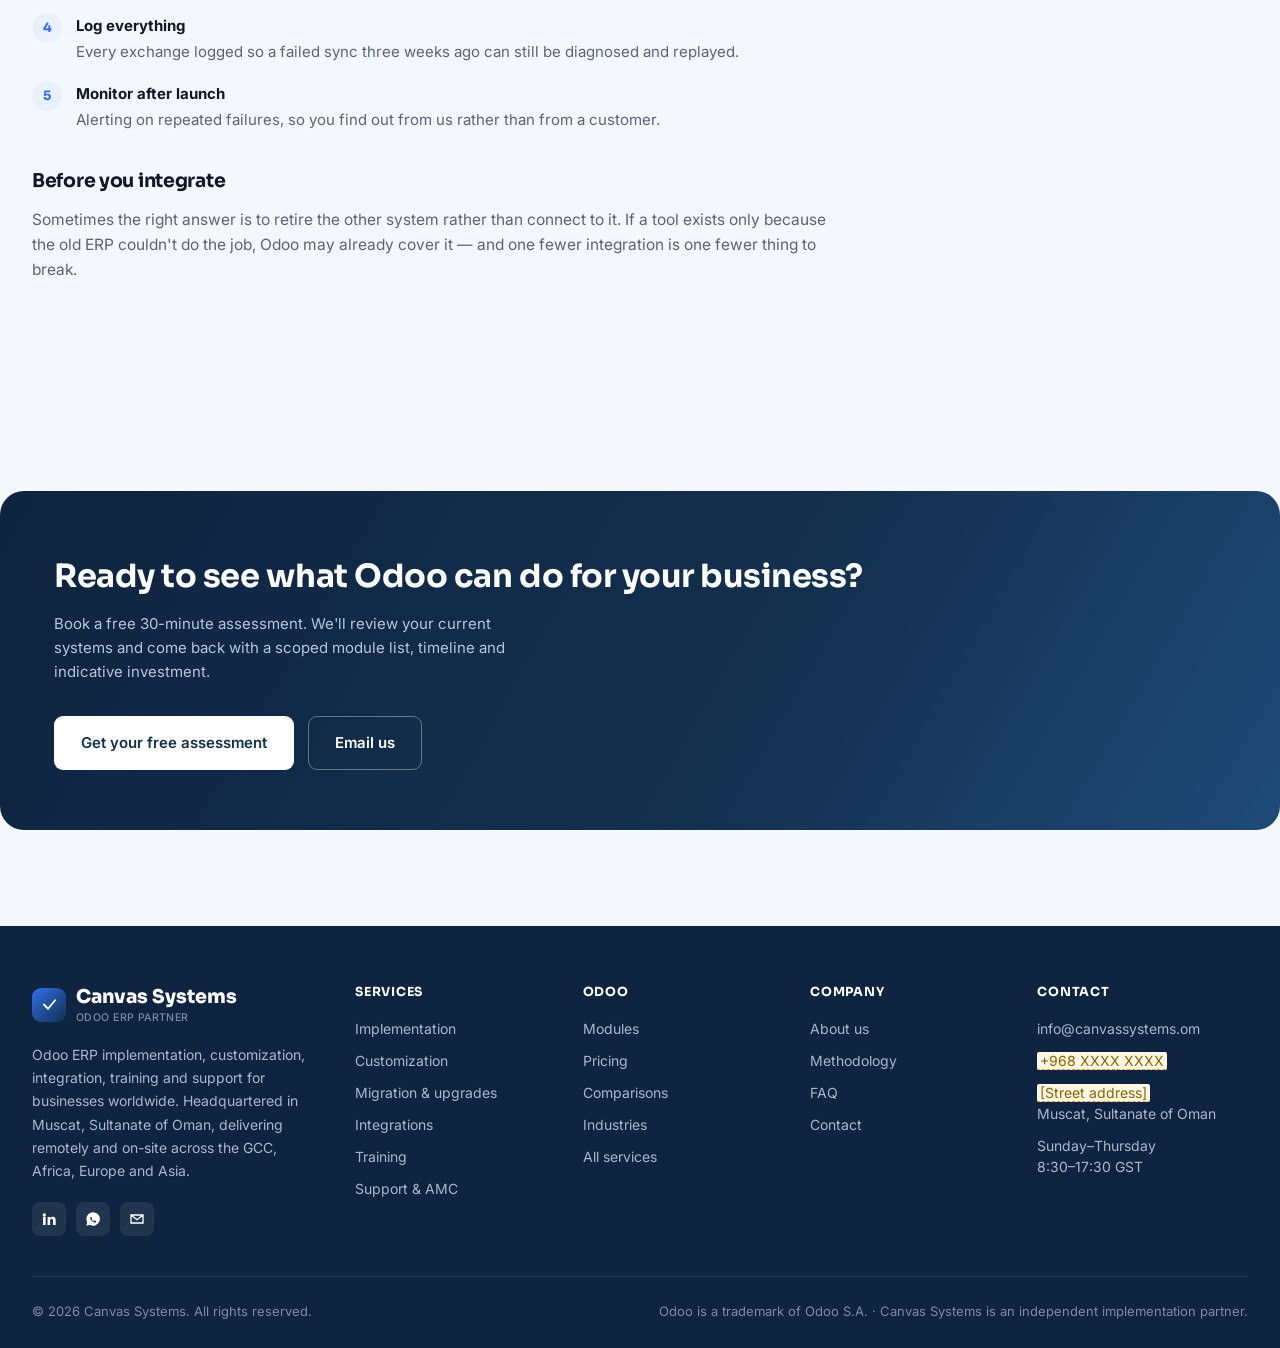
<file: integration.html>
<!DOCTYPE html>
<html lang="en">
<head>
<meta charset="UTF-8">
<meta name="viewport" content="width=device-width, initial-scale=1.0">
<title>Odoo Integrations | Canvas Systems</title>
<meta name="description" content="Connect Odoo to banks, payment gateways, e-invoicing portals, marketplaces, shipping carriers, POS hardware and any REST or SOAP API.">
<meta property="og:title" content="Odoo Integrations | Canvas Systems">
<meta property="og:description" content="Connect Odoo to banks, payment gateways, e-invoicing portals, marketplaces, shipping carriers, POS hardware and any REST or SOAP API.">
<meta property="og:type" content="website">
<meta name="theme-color" content="#14304F">
<link rel="preconnect" href="https://fonts.googleapis.com">
<link rel="preconnect" href="https://fonts.gstatic.com" crossorigin>
<link href="https://fonts.googleapis.com/css2?family=Sora:wght@500;600;700;800&family=Inter:wght@400;500;600;700&display=swap" rel="stylesheet">
<link rel="stylesheet" href="assets/css/style.css">
</head>
<body data-page="service">

<a href="#main" class="skip">Skip to content</a>

<div class="announce">
  <div class="wrap">
    <span class="msg">Get a 30-minute Odoo assessment for your business.</span>
    <a href="contact.html" class="try">Book now</a>
  </div>
</div>

<header>
  <nav class="nav">
    <a href="index.html" class="logo">
      <span class="logo-mark"><svg viewBox="0 0 24 24" fill="none"><path d="M4 12L10 18L20 6" stroke="#fff" stroke-width="2.5" stroke-linecap="round" stroke-linejoin="round"/></svg></span>
      <span>Canvas Systems<small>Odoo ERP Partner</small></span>
    </a>
    <div class="nav-links centered" id="navLinks">
      <div class="nav-item active">
        <button type="button" aria-expanded="false">Services</button>
        <div class="dropdown">
          <div class="dropdown-title">Odoo services</div>
          <a href="services.html"><strong>All services</strong><span>The full delivery lifecycle</span></a>
          <a href="implementation.html"><strong>Implementation</strong><span>End-to-end ERP rollout</span></a>
          <a href="customization.html"><strong>Customization</strong><span>Modules built to your process</span></a>
          <a href="migration.html"><strong>Migration &amp; upgrades</strong><span>Move your data and version</span></a>
          <a href="integration.html"><strong>Integrations</strong><span>Connect your other systems</span></a>
          <a href="training.html"><strong>Training</strong><span>Get your team using it</span></a>
          <a href="support.html"><strong>Support &amp; AMC</strong><span>SLAs after go-live</span></a>
        </div>
      </div>
      <div class="nav-item">
        <button type="button" aria-expanded="false">Odoo</button>
        <div class="dropdown">
          <div class="dropdown-title">Explore Odoo</div>
          <a href="modules.html"><strong>Modules</strong><span>Apps we implement</span></a>
          <a href="pricing.html"><strong>Pricing</strong><span>Packages and licensing</span></a>
          <a href="comparisons.html"><strong>Comparisons</strong><span>Odoo vs SAP, NetSuite, Zoho</span></a>
        </div>
      </div>
      <a href="industries.html">Industries</a>
      <a href="about.html">About</a>
      <a href="contact.html">Contact</a>
    </div>
    <div class="nav-actions">
      <a href="tel:+968XXXXXXXX" class="btn btn-primary btn-sm">Call us</a>
    </div>
    <button class="nav-toggle" id="navToggle" aria-label="Toggle menu" aria-expanded="false" aria-controls="navLinks">
      <span></span><span></span><span></span>
    </button>
  </nav>
</header>

<div class="bg-anim" aria-hidden="true"><span></span><span></span><span></span><span></span></div>

<main id="main">

  <section class="page-hero">
    <div class="wrap">
      <div class="crumbs"><a href="index.html">Home</a><span>/</span><a href="services.html">Services</a><span>/</span><a href="integration.html">Integrations</a></div>
      <div class="eyebrow">Integrations</div>
      <h1>Odoo connected to everything else you run</h1>
      <p>An ERP that doesn't talk to your bank, your storefront or your regulator's portal just moves the re-keying somewhere else. We build the connections that close those gaps.</p>
      <div class="hero-ctas">
        <a href="contact.html" class="btn btn-white">Get your free assessment</a>
        <a href="services.html" class="btn btn-ghost">All services</a>
      </div>
    </div>
  </section>

  <section>
    <div class="wrap content-grid">
      <div class="prose reveal">
        <h2>What we connect</h2>
        <ul class="ticks">
          <li><span class="tick">&#10003;</span><span><strong>Banking.</strong> Statement imports and bank feeds for automated reconciliation, plus payment file generation in your bank's format.</span></li>
          <li><span class="tick">&#10003;</span><span><strong>Payment gateways.</strong> Card and local payment providers wired into sales orders, the customer portal and eCommerce checkout.</span></li>
          <li><span class="tick">&#10003;</span><span><strong>E-invoicing and tax portals.</strong> Statutory submission formats and clearance flows where your jurisdiction requires them.</span></li>
          <li><span class="tick">&#10003;</span><span><strong>eCommerce and marketplaces.</strong> Storefronts and marketplace channels sharing one catalogue, stock pool and order flow.</span></li>
          <li><span class="tick">&#10003;</span><span><strong>Shipping carriers.</strong> Rate lookup, label generation and tracking updates pushed back to the customer.</span></li>
          <li><span class="tick">&#10003;</span><span><strong>Hardware.</strong> Barcode scanners, label printers, scales, POS terminals and biometric attendance devices.</span></li>
          <li><span class="tick">&#10003;</span><span><strong>Business tools.</strong> Email, calendars, document storage, e-signature, and BI tools reading from the Odoo database.</span></li>
          <li><span class="tick">&#10003;</span><span><strong>Anything with an API.</strong> Odoo exposes XML-RPC and JSON-RPC, so a documented REST or SOAP endpoint on the other side is usually enough.</span></li>
        </ul>

        <div class="callout">
          <strong>The question we ask first</strong>
          Does this need to be real-time, or is a scheduled sync every few minutes genuinely fine? Real-time integrations cost more to build and far more to keep running. Most requirements don't need it.
        </div>

        <h3>How we build integrations</h3>
        <ol class="steps">
          <li><strong>Map the data flow</strong>Which system owns each record, which direction data moves, and what happens on a conflict.</li>
          <li><strong>Agree failure behaviour</strong>What the integration does when the other end is down — queue, retry, alert, or block. Decided up front, not discovered in production.</li>
          <li><strong>Build against a sandbox</strong>Developed and tested against the provider's test environment wherever one exists.</li>
          <li><strong>Log everything</strong>Every exchange logged so a failed sync three weeks ago can still be diagnosed and replayed.</li>
          <li><strong>Monitor after launch</strong>Alerting on repeated failures, so you find out from us rather than from a customer.</li>
        </ol>

        <h3>Before you integrate</h3>
        <p>Sometimes the right answer is to retire the other system rather than connect to it. If a tool exists only because the old ERP couldn't do the job, Odoo may already cover it — and one fewer integration is one fewer thing to break.</p>
</div>
      <aside class="sidebar">
      <div class="side-card dark">
        <h4>Not sure where to start?</h4>
        <p>A 30-minute call is usually enough to tell you whether Odoo fits, which modules you need, and roughly what it costs.</p>
        <a href="contact.html" class="btn btn-white">Book a free assessment</a>
      </div>
      <div class="side-card">
        <h4>Related services</h4>
        <div class="side-links">
        <a href="implementation.html">Implementation</a>
        <a href="customization.html">Customization</a>
        <a href="modules.html">Odoo modules</a>
        <a href="support.html">Support &amp; AMC</a>
        </div>
      </div>
      <div class="side-card">
        <h4>Talk to a consultant</h4>
        <p>Prefer to speak to someone directly? We reply within one business day.</p>
        <a href="mailto:info@canvassystems.om" class="btn btn-outline">info@canvassystems.om</a>
      </div>
    </aside>
    </div>
  </section>

  <section>
    <div class="cta-banner reveal">
      <div>
        <h2>Ready to see what Odoo can do for your business?</h2>
        <p>Book a free 30-minute assessment. We'll review your current systems and come back with a scoped module list, timeline and indicative investment.</p>
      </div>
      <div class="cta-actions">
        <a href="contact.html" class="btn btn-white">Get your free assessment</a>
        <a href="mailto:info@canvassystems.om" class="btn btn-ghost">Email us</a>
      </div>
    </div>
  </section>

</main>

<footer>
  <div class="wrap">
    <div class="footer-top">
      <div class="footer-brand">
        <a href="index.html" class="logo">
      <span class="logo-mark"><svg viewBox="0 0 24 24" fill="none"><path d="M4 12L10 18L20 6" stroke="#fff" stroke-width="2.5" stroke-linecap="round" stroke-linejoin="round"/></svg></span>
      <span>Canvas Systems<small>Odoo ERP Partner</small></span>
    </a>
        <p>Odoo ERP implementation, customization, integration, training and support for businesses worldwide. Headquartered in Muscat, Sultanate of Oman, delivering remotely and on-site across the GCC, Africa, Europe and Asia.</p>
        <div class="footer-social">
          <a href="#" aria-label="LinkedIn"><svg viewBox="0 0 24 24" fill="currentColor"><path d="M4.98 3.5a2.5 2.5 0 100 5 2.5 2.5 0 000-5zM3 9h4v12H3zM10 9h3.8v1.7h.05c.53-1 1.83-2.05 3.75-2.05C21.4 8.65 22 11 22 14.2V21h-4v-6c0-1.43-.03-3.27-2-3.27-2 0-2.3 1.56-2.3 3.17V21h-4z"/></svg></a>
          <a href="https://wa.me/968XXXXXXXX" aria-label="WhatsApp" target="_blank" rel="noopener"><svg viewBox="0 0 24 24" fill="currentColor"><path d="M12 2a10 10 0 00-8.6 15L2 22l5.2-1.4A10 10 0 1012 2zm5.5 14.1c-.2.6-1.2 1.2-1.7 1.2-.5.1-1 .1-1.6-.1-.4-.1-.9-.3-1.5-.6a11 11 0 01-4.2-3.9c-.3-.5-.7-1.2-.7-2s.4-1.2.6-1.4c.2-.2.4-.3.6-.3h.4c.1 0 .3 0 .5.4l.7 1.6c.1.1.1.3 0 .4l-.2.4-.3.3c-.1.1-.2.2-.1.4a6.6 6.6 0 003 2.6c.2.1.4.1.5-.1l.6-.7c.1-.2.3-.2.5-.1l1.6.8c.2.1.4.2.4.3s0 .5-.1.8z"/></svg></a>
          <a href="mailto:info@canvassystems.om" aria-label="Email"><svg viewBox="0 0 24 24" fill="none" stroke="currentColor" stroke-width="2"><path d="M3 6l9 7 9-7M3 6v12h18V6H3z"/></svg></a>
        </div>
      </div>
      <div class="footer-col">
        <h5>Services</h5>
        <a href="implementation.html">Implementation</a>
        <a href="customization.html">Customization</a>
        <a href="migration.html">Migration &amp; upgrades</a>
        <a href="integration.html">Integrations</a>
        <a href="training.html">Training</a>
        <a href="support.html">Support &amp; AMC</a>
      </div>
      <div class="footer-col">
        <h5>Odoo</h5>
        <a href="modules.html">Modules</a>
        <a href="pricing.html">Pricing</a>
        <a href="comparisons.html">Comparisons</a>
        <a href="industries.html">Industries</a>
        <a href="services.html">All services</a>
      </div>
      <div class="footer-col">
        <h5>Company</h5>
        <a href="about.html">About us</a>
        <a href="about.html#methodology">Methodology</a>
        <a href="about.html#faq">FAQ</a>
        <a href="contact.html">Contact</a>
      </div>
      <div class="footer-col">
        <h5>Contact</h5>
        <a href="mailto:info@canvassystems.om">info@canvassystems.om</a>
        <a href="tel:+968XXXXXXXX"><span class="ph">+968 XXXX XXXX</span></a>
        <p><span class="ph">[Street address]</span><br>Muscat, Sultanate of Oman</p>
        <p>Sunday–Thursday<br>8:30–17:30 GST</p>
      </div>
    </div>
    <div class="footer-bottom">
      <span>&copy; <span id="year">2026</span> Canvas Systems. All rights reserved.</span>
      <span>Odoo is a trademark of Odoo S.A. &middot; Canvas Systems is an independent implementation partner.</span>
    </div>
  </div>
</footer>

<a class="wa" href="https://wa.me/968XXXXXXXX" aria-label="Chat on WhatsApp" target="_blank" rel="noopener"><svg viewBox="0 0 24 24" fill="currentColor"><path d="M12 2a10 10 0 00-8.6 15L2 22l5.2-1.4A10 10 0 1012 2zm5.5 14.1c-.2.6-1.2 1.2-1.7 1.2-.5.1-1 .1-1.6-.1-.4-.1-.9-.3-1.5-.6a11 11 0 01-4.2-3.9c-.3-.5-.7-1.2-.7-2s.4-1.2.6-1.4c.2-.2.4-.3.6-.3h.4c.1 0 .3 0 .5.4l.7 1.6c.1.1.1.3 0 .4l-.2.4-.3.3c-.1.1-.2.2-.1.4a6.6 6.6 0 003 2.6c.2.1.4.1.5-.1l.6-.7c.1-.2.3-.2.5-.1l1.6.8c.2.1.4.2.4.3s0 .5-.1.8z"/></svg></a>

<script src="assets/js/main.js"></script>
</body>
</html>
</file>
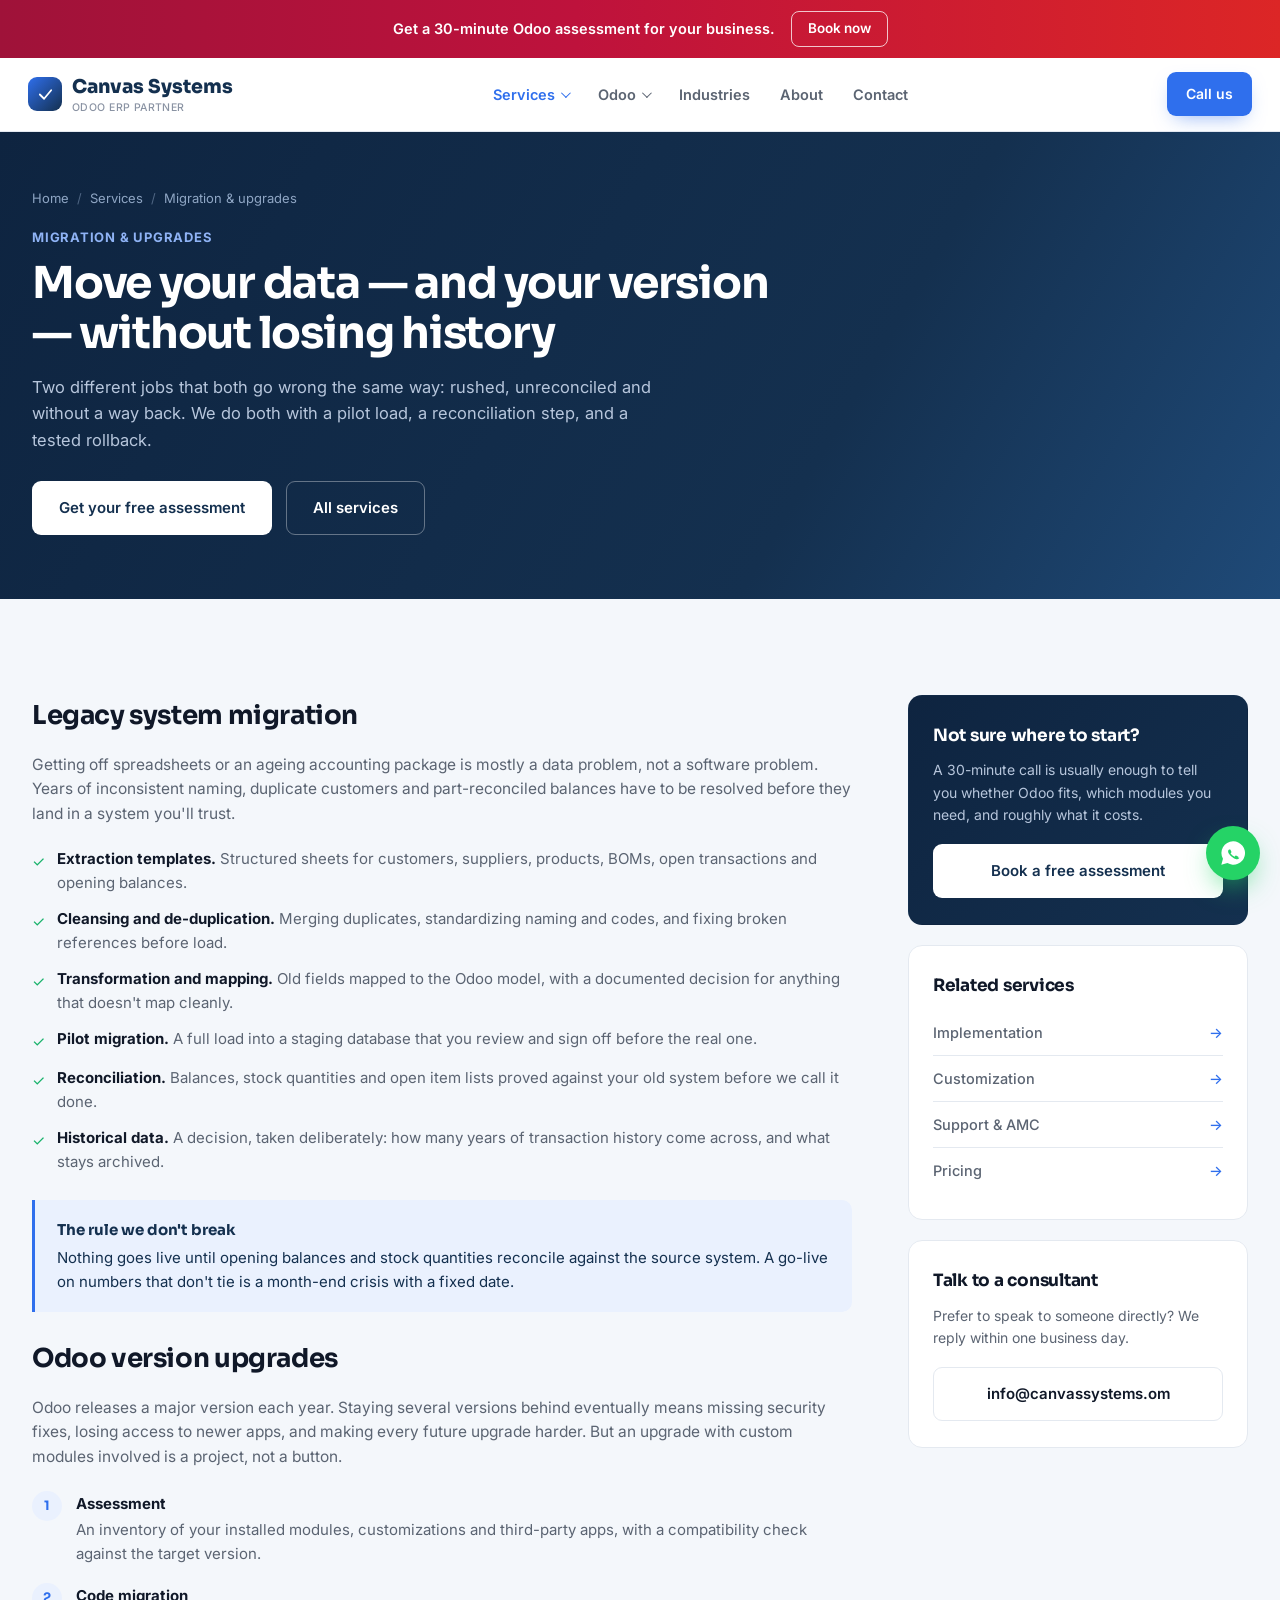
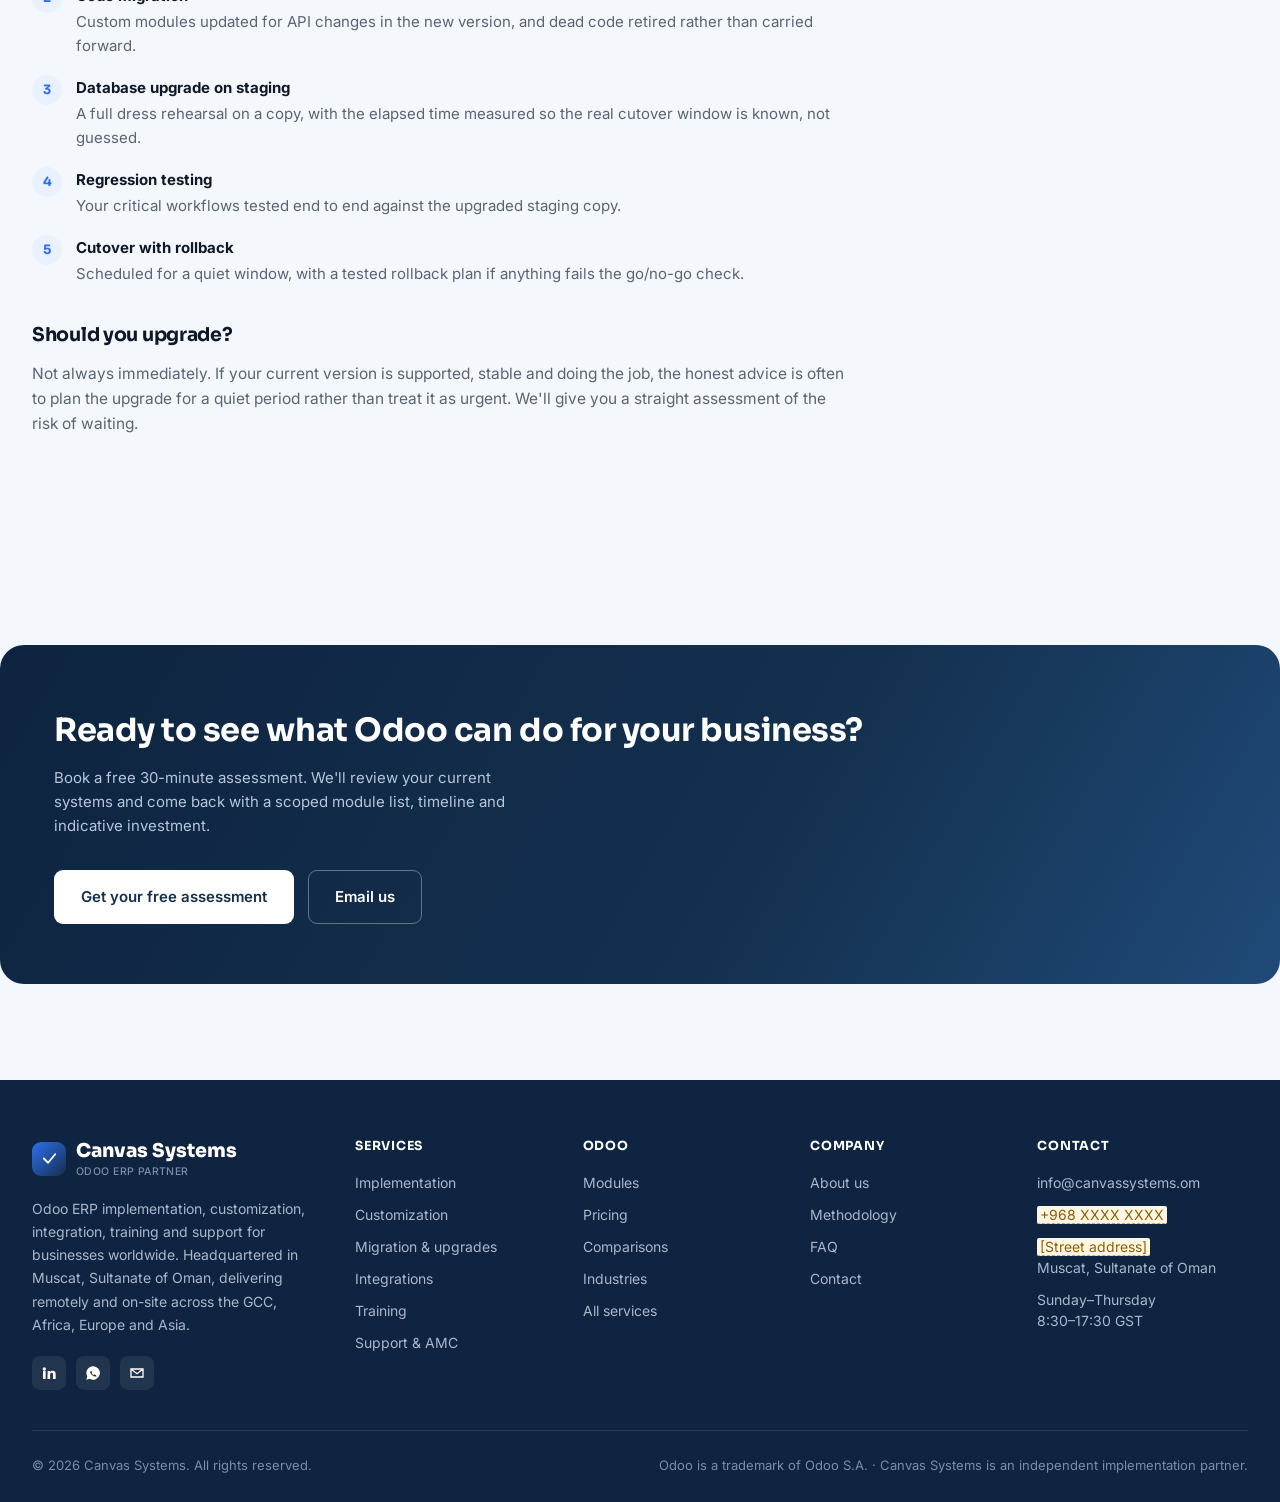
<file: migration.html>
<!DOCTYPE html>
<html lang="en">
<head>
<meta charset="UTF-8">
<meta name="viewport" content="width=device-width, initial-scale=1.0">
<title>Odoo Data Migration &amp; Version Upgrades | Canvas Systems</title>
<meta name="description" content="Migrate data from legacy systems into Odoo, or upgrade an existing Odoo to a newer version — with pilot loads, reconciliation and rollback plans.">
<meta property="og:title" content="Odoo Data Migration &amp; Version Upgrades | Canvas Systems">
<meta property="og:description" content="Migrate data from legacy systems into Odoo, or upgrade an existing Odoo to a newer version — with pilot loads, reconciliation and rollback plans.">
<meta property="og:type" content="website">
<meta name="theme-color" content="#14304F">
<link rel="preconnect" href="https://fonts.googleapis.com">
<link rel="preconnect" href="https://fonts.gstatic.com" crossorigin>
<link href="https://fonts.googleapis.com/css2?family=Sora:wght@500;600;700;800&family=Inter:wght@400;500;600;700&display=swap" rel="stylesheet">
<link rel="stylesheet" href="assets/css/style.css">
</head>
<body data-page="service">

<a href="#main" class="skip">Skip to content</a>

<div class="announce">
  <div class="wrap">
    <span class="msg">Get a 30-minute Odoo assessment for your business.</span>
    <a href="contact.html" class="try">Book now</a>
  </div>
</div>

<header>
  <nav class="nav">
    <a href="index.html" class="logo">
      <span class="logo-mark"><svg viewBox="0 0 24 24" fill="none"><path d="M4 12L10 18L20 6" stroke="#fff" stroke-width="2.5" stroke-linecap="round" stroke-linejoin="round"/></svg></span>
      <span>Canvas Systems<small>Odoo ERP Partner</small></span>
    </a>
    <div class="nav-links centered" id="navLinks">
      <div class="nav-item active">
        <button type="button" aria-expanded="false">Services</button>
        <div class="dropdown">
          <div class="dropdown-title">Odoo services</div>
          <a href="services.html"><strong>All services</strong><span>The full delivery lifecycle</span></a>
          <a href="implementation.html"><strong>Implementation</strong><span>End-to-end ERP rollout</span></a>
          <a href="customization.html"><strong>Customization</strong><span>Modules built to your process</span></a>
          <a href="migration.html"><strong>Migration &amp; upgrades</strong><span>Move your data and version</span></a>
          <a href="integration.html"><strong>Integrations</strong><span>Connect your other systems</span></a>
          <a href="training.html"><strong>Training</strong><span>Get your team using it</span></a>
          <a href="support.html"><strong>Support &amp; AMC</strong><span>SLAs after go-live</span></a>
        </div>
      </div>
      <div class="nav-item">
        <button type="button" aria-expanded="false">Odoo</button>
        <div class="dropdown">
          <div class="dropdown-title">Explore Odoo</div>
          <a href="modules.html"><strong>Modules</strong><span>Apps we implement</span></a>
          <a href="pricing.html"><strong>Pricing</strong><span>Packages and licensing</span></a>
          <a href="comparisons.html"><strong>Comparisons</strong><span>Odoo vs SAP, NetSuite, Zoho</span></a>
        </div>
      </div>
      <a href="industries.html">Industries</a>
      <a href="about.html">About</a>
      <a href="contact.html">Contact</a>
    </div>
    <div class="nav-actions">
      <a href="tel:+968XXXXXXXX" class="btn btn-primary btn-sm">Call us</a>
    </div>
    <button class="nav-toggle" id="navToggle" aria-label="Toggle menu" aria-expanded="false" aria-controls="navLinks">
      <span></span><span></span><span></span>
    </button>
  </nav>
</header>

<div class="bg-anim" aria-hidden="true"><span></span><span></span><span></span><span></span></div>

<main id="main">

  <section class="page-hero">
    <div class="wrap">
      <div class="crumbs"><a href="index.html">Home</a><span>/</span><a href="services.html">Services</a><span>/</span><a href="migration.html">Migration &amp; upgrades</a></div>
      <div class="eyebrow">Migration &amp; upgrades</div>
      <h1>Move your data — and your version — without losing history</h1>
      <p>Two different jobs that both go wrong the same way: rushed, unreconciled and without a way back. We do both with a pilot load, a reconciliation step, and a tested rollback.</p>
      <div class="hero-ctas">
        <a href="contact.html" class="btn btn-white">Get your free assessment</a>
        <a href="services.html" class="btn btn-ghost">All services</a>
      </div>
    </div>
  </section>

  <section>
    <div class="wrap content-grid">
      <div class="prose reveal">
        <h2>Legacy system migration</h2>
        <p>Getting off spreadsheets or an ageing accounting package is mostly a data problem, not a software problem. Years of inconsistent naming, duplicate customers and part-reconciled balances have to be resolved before they land in a system you'll trust.</p>
        <ul class="ticks">
          <li><span class="tick">&#10003;</span><span><strong>Extraction templates.</strong> Structured sheets for customers, suppliers, products, BOMs, open transactions and opening balances.</span></li>
          <li><span class="tick">&#10003;</span><span><strong>Cleansing and de-duplication.</strong> Merging duplicates, standardizing naming and codes, and fixing broken references before load.</span></li>
          <li><span class="tick">&#10003;</span><span><strong>Transformation and mapping.</strong> Old fields mapped to the Odoo model, with a documented decision for anything that doesn't map cleanly.</span></li>
          <li><span class="tick">&#10003;</span><span><strong>Pilot migration.</strong> A full load into a staging database that you review and sign off before the real one.</span></li>
          <li><span class="tick">&#10003;</span><span><strong>Reconciliation.</strong> Balances, stock quantities and open item lists proved against your old system before we call it done.</span></li>
          <li><span class="tick">&#10003;</span><span><strong>Historical data.</strong> A decision, taken deliberately: how many years of transaction history come across, and what stays archived.</span></li>
        </ul>

        <div class="callout">
          <strong>The rule we don't break</strong>
          Nothing goes live until opening balances and stock quantities reconcile against the source system. A go-live on numbers that don't tie is a month-end crisis with a fixed date.
        </div>

        <h2>Odoo version upgrades</h2>
        <p>Odoo releases a major version each year. Staying several versions behind eventually means missing security fixes, losing access to newer apps, and making every future upgrade harder. But an upgrade with custom modules involved is a project, not a button.</p>
        <ol class="steps">
          <li><strong>Assessment</strong>An inventory of your installed modules, customizations and third-party apps, with a compatibility check against the target version.</li>
          <li><strong>Code migration</strong>Custom modules updated for API changes in the new version, and dead code retired rather than carried forward.</li>
          <li><strong>Database upgrade on staging</strong>A full dress rehearsal on a copy, with the elapsed time measured so the real cutover window is known, not guessed.</li>
          <li><strong>Regression testing</strong>Your critical workflows tested end to end against the upgraded staging copy.</li>
          <li><strong>Cutover with rollback</strong>Scheduled for a quiet window, with a tested rollback plan if anything fails the go/no-go check.</li>
        </ol>

        <h3>Should you upgrade?</h3>
        <p>Not always immediately. If your current version is supported, stable and doing the job, the honest advice is often to plan the upgrade for a quiet period rather than treat it as urgent. We'll give you a straight assessment of the risk of waiting.</p>
</div>
      <aside class="sidebar">
      <div class="side-card dark">
        <h4>Not sure where to start?</h4>
        <p>A 30-minute call is usually enough to tell you whether Odoo fits, which modules you need, and roughly what it costs.</p>
        <a href="contact.html" class="btn btn-white">Book a free assessment</a>
      </div>
      <div class="side-card">
        <h4>Related services</h4>
        <div class="side-links">
        <a href="implementation.html">Implementation</a>
        <a href="customization.html">Customization</a>
        <a href="support.html">Support &amp; AMC</a>
        <a href="pricing.html">Pricing</a>
        </div>
      </div>
      <div class="side-card">
        <h4>Talk to a consultant</h4>
        <p>Prefer to speak to someone directly? We reply within one business day.</p>
        <a href="mailto:info@canvassystems.om" class="btn btn-outline">info@canvassystems.om</a>
      </div>
    </aside>
    </div>
  </section>

  <section>
    <div class="cta-banner reveal">
      <div>
        <h2>Ready to see what Odoo can do for your business?</h2>
        <p>Book a free 30-minute assessment. We'll review your current systems and come back with a scoped module list, timeline and indicative investment.</p>
      </div>
      <div class="cta-actions">
        <a href="contact.html" class="btn btn-white">Get your free assessment</a>
        <a href="mailto:info@canvassystems.om" class="btn btn-ghost">Email us</a>
      </div>
    </div>
  </section>

</main>

<footer>
  <div class="wrap">
    <div class="footer-top">
      <div class="footer-brand">
        <a href="index.html" class="logo">
      <span class="logo-mark"><svg viewBox="0 0 24 24" fill="none"><path d="M4 12L10 18L20 6" stroke="#fff" stroke-width="2.5" stroke-linecap="round" stroke-linejoin="round"/></svg></span>
      <span>Canvas Systems<small>Odoo ERP Partner</small></span>
    </a>
        <p>Odoo ERP implementation, customization, integration, training and support for businesses worldwide. Headquartered in Muscat, Sultanate of Oman, delivering remotely and on-site across the GCC, Africa, Europe and Asia.</p>
        <div class="footer-social">
          <a href="#" aria-label="LinkedIn"><svg viewBox="0 0 24 24" fill="currentColor"><path d="M4.98 3.5a2.5 2.5 0 100 5 2.5 2.5 0 000-5zM3 9h4v12H3zM10 9h3.8v1.7h.05c.53-1 1.83-2.05 3.75-2.05C21.4 8.65 22 11 22 14.2V21h-4v-6c0-1.43-.03-3.27-2-3.27-2 0-2.3 1.56-2.3 3.17V21h-4z"/></svg></a>
          <a href="https://wa.me/968XXXXXXXX" aria-label="WhatsApp" target="_blank" rel="noopener"><svg viewBox="0 0 24 24" fill="currentColor"><path d="M12 2a10 10 0 00-8.6 15L2 22l5.2-1.4A10 10 0 1012 2zm5.5 14.1c-.2.6-1.2 1.2-1.7 1.2-.5.1-1 .1-1.6-.1-.4-.1-.9-.3-1.5-.6a11 11 0 01-4.2-3.9c-.3-.5-.7-1.2-.7-2s.4-1.2.6-1.4c.2-.2.4-.3.6-.3h.4c.1 0 .3 0 .5.4l.7 1.6c.1.1.1.3 0 .4l-.2.4-.3.3c-.1.1-.2.2-.1.4a6.6 6.6 0 003 2.6c.2.1.4.1.5-.1l.6-.7c.1-.2.3-.2.5-.1l1.6.8c.2.1.4.2.4.3s0 .5-.1.8z"/></svg></a>
          <a href="mailto:info@canvassystems.om" aria-label="Email"><svg viewBox="0 0 24 24" fill="none" stroke="currentColor" stroke-width="2"><path d="M3 6l9 7 9-7M3 6v12h18V6H3z"/></svg></a>
        </div>
      </div>
      <div class="footer-col">
        <h5>Services</h5>
        <a href="implementation.html">Implementation</a>
        <a href="customization.html">Customization</a>
        <a href="migration.html">Migration &amp; upgrades</a>
        <a href="integration.html">Integrations</a>
        <a href="training.html">Training</a>
        <a href="support.html">Support &amp; AMC</a>
      </div>
      <div class="footer-col">
        <h5>Odoo</h5>
        <a href="modules.html">Modules</a>
        <a href="pricing.html">Pricing</a>
        <a href="comparisons.html">Comparisons</a>
        <a href="industries.html">Industries</a>
        <a href="services.html">All services</a>
      </div>
      <div class="footer-col">
        <h5>Company</h5>
        <a href="about.html">About us</a>
        <a href="about.html#methodology">Methodology</a>
        <a href="about.html#faq">FAQ</a>
        <a href="contact.html">Contact</a>
      </div>
      <div class="footer-col">
        <h5>Contact</h5>
        <a href="mailto:info@canvassystems.om">info@canvassystems.om</a>
        <a href="tel:+968XXXXXXXX"><span class="ph">+968 XXXX XXXX</span></a>
        <p><span class="ph">[Street address]</span><br>Muscat, Sultanate of Oman</p>
        <p>Sunday–Thursday<br>8:30–17:30 GST</p>
      </div>
    </div>
    <div class="footer-bottom">
      <span>&copy; <span id="year">2026</span> Canvas Systems. All rights reserved.</span>
      <span>Odoo is a trademark of Odoo S.A. &middot; Canvas Systems is an independent implementation partner.</span>
    </div>
  </div>
</footer>

<a class="wa" href="https://wa.me/968XXXXXXXX" aria-label="Chat on WhatsApp" target="_blank" rel="noopener"><svg viewBox="0 0 24 24" fill="currentColor"><path d="M12 2a10 10 0 00-8.6 15L2 22l5.2-1.4A10 10 0 1012 2zm5.5 14.1c-.2.6-1.2 1.2-1.7 1.2-.5.1-1 .1-1.6-.1-.4-.1-.9-.3-1.5-.6a11 11 0 01-4.2-3.9c-.3-.5-.7-1.2-.7-2s.4-1.2.6-1.4c.2-.2.4-.3.6-.3h.4c.1 0 .3 0 .5.4l.7 1.6c.1.1.1.3 0 .4l-.2.4-.3.3c-.1.1-.2.2-.1.4a6.6 6.6 0 003 2.6c.2.1.4.1.5-.1l.6-.7c.1-.2.3-.2.5-.1l1.6.8c.2.1.4.2.4.3s0 .5-.1.8z"/></svg></a>

<script src="assets/js/main.js"></script>
</body>
</html>
</file>
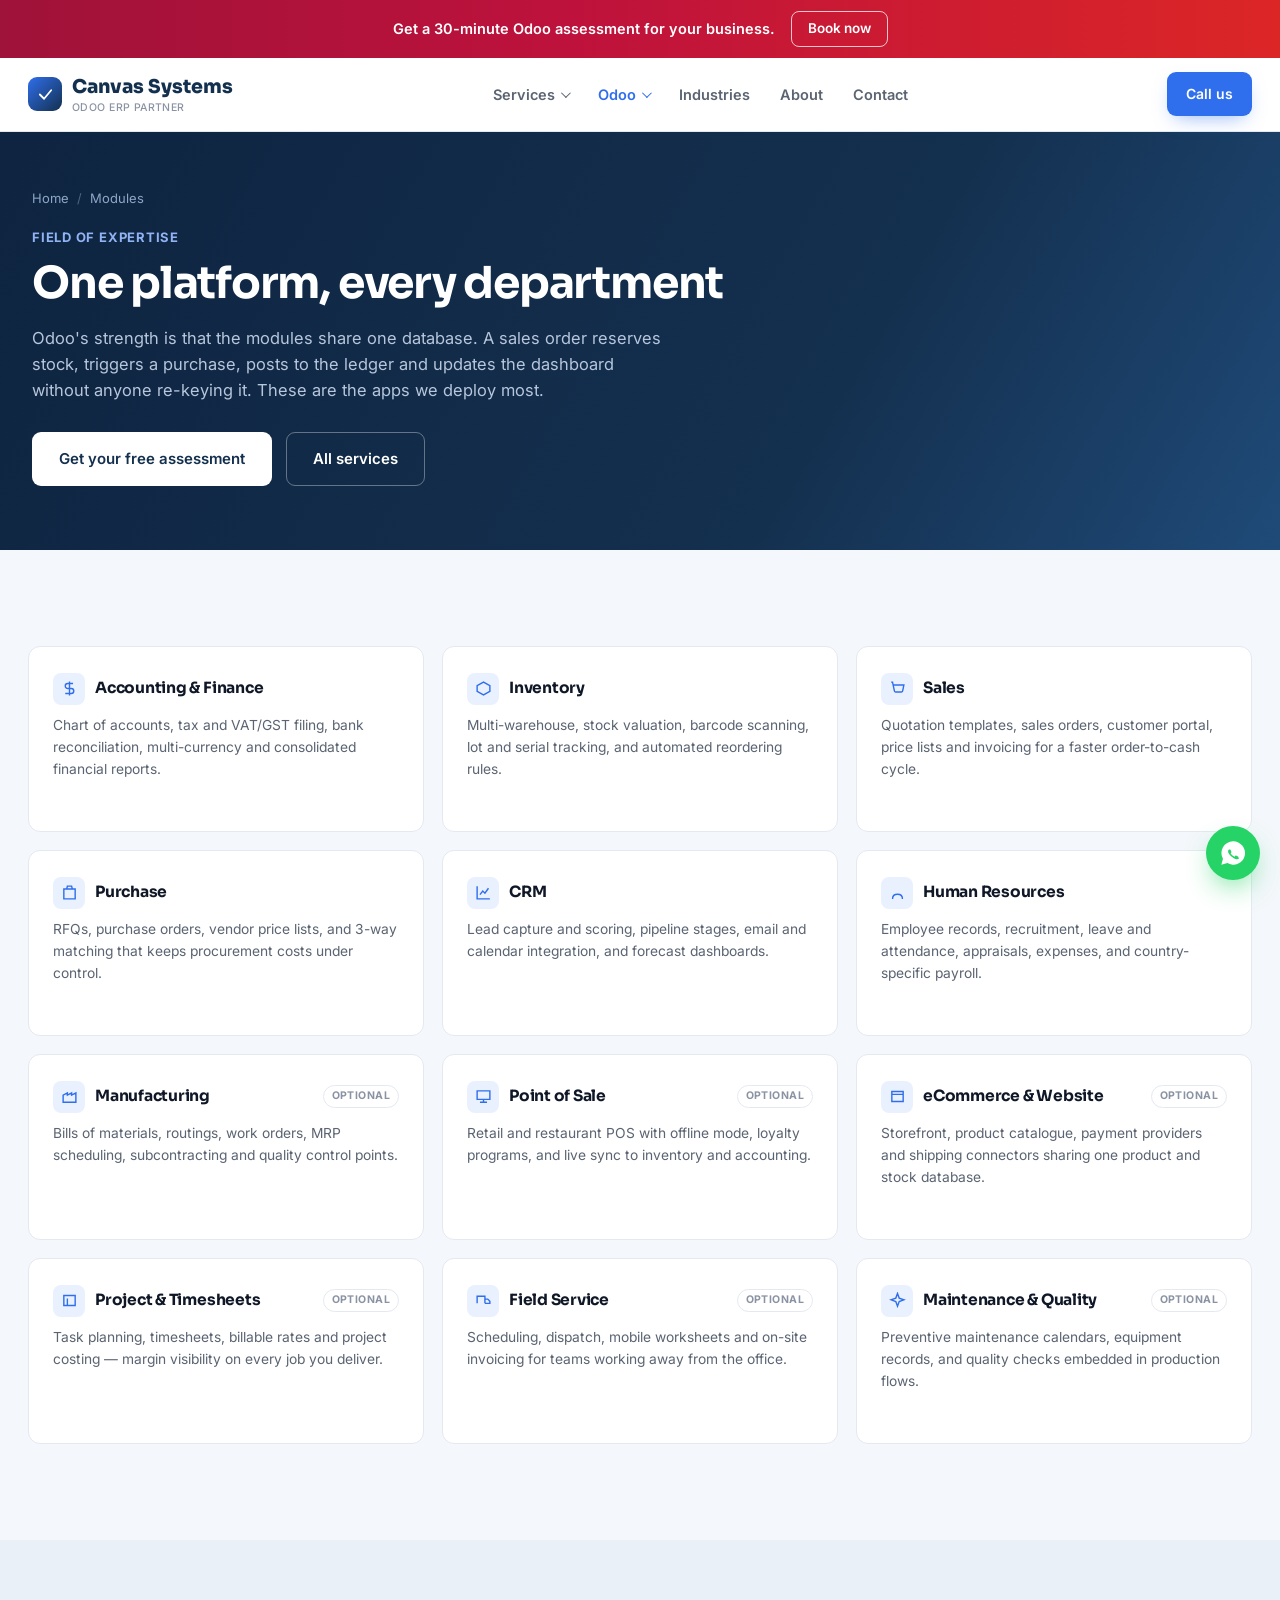
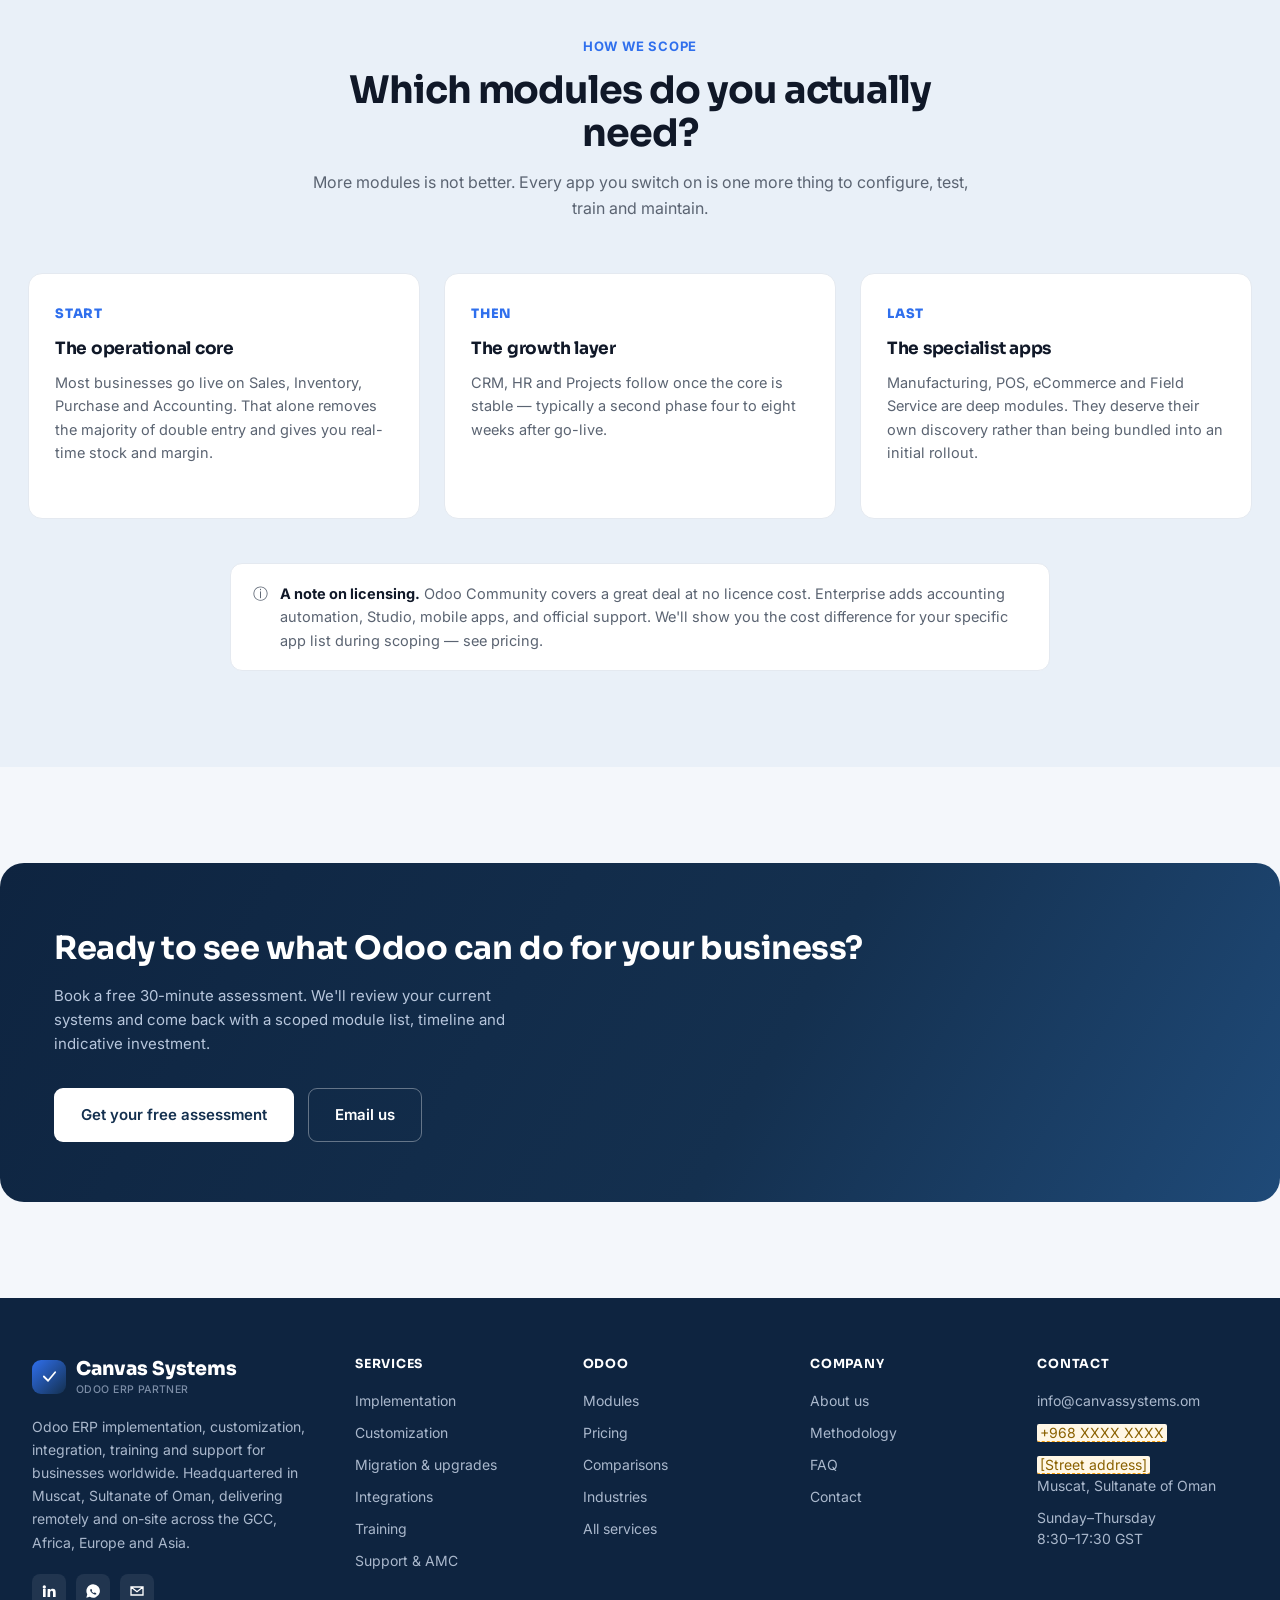
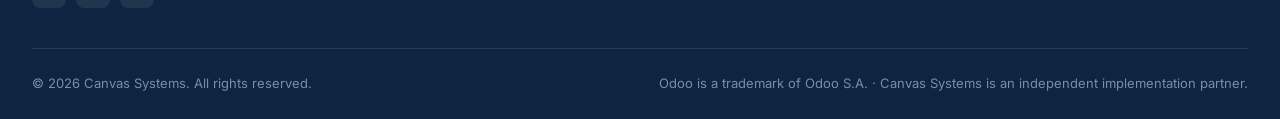
<file: modules.html>
<!DOCTYPE html>
<html lang="en">
<head>
<meta charset="UTF-8">
<meta name="viewport" content="width=device-width, initial-scale=1.0">
<title>Odoo Modules We Implement | Canvas Systems</title>
<meta name="description" content="The Odoo modules Canvas Systems implements — accounting, inventory, sales, purchase, CRM, HR, manufacturing, POS, eCommerce, projects, field service and more.">
<meta property="og:title" content="Odoo Modules We Implement | Canvas Systems">
<meta property="og:description" content="The Odoo modules Canvas Systems implements — accounting, inventory, sales, purchase, CRM, HR, manufacturing, POS, eCommerce, projects, field service and more.">
<meta property="og:type" content="website">
<meta name="theme-color" content="#14304F">
<link rel="preconnect" href="https://fonts.googleapis.com">
<link rel="preconnect" href="https://fonts.gstatic.com" crossorigin>
<link href="https://fonts.googleapis.com/css2?family=Sora:wght@500;600;700;800&family=Inter:wght@400;500;600;700&display=swap" rel="stylesheet">
<link rel="stylesheet" href="assets/css/style.css">
</head>
<body data-page="modules">

<a href="#main" class="skip">Skip to content</a>

<div class="announce">
  <div class="wrap">
    <span class="msg">Get a 30-minute Odoo assessment for your business.</span>
    <a href="contact.html" class="try">Book now</a>
  </div>
</div>

<header>
  <nav class="nav">
    <a href="index.html" class="logo">
      <span class="logo-mark"><svg viewBox="0 0 24 24" fill="none"><path d="M4 12L10 18L20 6" stroke="#fff" stroke-width="2.5" stroke-linecap="round" stroke-linejoin="round"/></svg></span>
      <span>Canvas Systems<small>Odoo ERP Partner</small></span>
    </a>
    <div class="nav-links centered" id="navLinks">
      <div class="nav-item">
        <button type="button" aria-expanded="false">Services</button>
        <div class="dropdown">
          <div class="dropdown-title">Odoo services</div>
          <a href="services.html"><strong>All services</strong><span>The full delivery lifecycle</span></a>
          <a href="implementation.html"><strong>Implementation</strong><span>End-to-end ERP rollout</span></a>
          <a href="customization.html"><strong>Customization</strong><span>Modules built to your process</span></a>
          <a href="migration.html"><strong>Migration &amp; upgrades</strong><span>Move your data and version</span></a>
          <a href="integration.html"><strong>Integrations</strong><span>Connect your other systems</span></a>
          <a href="training.html"><strong>Training</strong><span>Get your team using it</span></a>
          <a href="support.html"><strong>Support &amp; AMC</strong><span>SLAs after go-live</span></a>
        </div>
      </div>
      <div class="nav-item active">
        <button type="button" aria-expanded="false">Odoo</button>
        <div class="dropdown">
          <div class="dropdown-title">Explore Odoo</div>
          <a href="modules.html"><strong>Modules</strong><span>Apps we implement</span></a>
          <a href="pricing.html"><strong>Pricing</strong><span>Packages and licensing</span></a>
          <a href="comparisons.html"><strong>Comparisons</strong><span>Odoo vs SAP, NetSuite, Zoho</span></a>
        </div>
      </div>
      <a href="industries.html">Industries</a>
      <a href="about.html">About</a>
      <a href="contact.html">Contact</a>
    </div>
    <div class="nav-actions">
      <a href="tel:+968XXXXXXXX" class="btn btn-primary btn-sm">Call us</a>
    </div>
    <button class="nav-toggle" id="navToggle" aria-label="Toggle menu" aria-expanded="false" aria-controls="navLinks">
      <span></span><span></span><span></span>
    </button>
  </nav>
</header>

<div class="bg-anim" aria-hidden="true"><span></span><span></span><span></span><span></span></div>

<main id="main">

  <section class="page-hero">
    <div class="wrap">
      <div class="crumbs"><a href="index.html">Home</a><span>/</span><a href="modules.html">Modules</a></div>
      <div class="eyebrow">Field of expertise</div>
      <h1>One platform, every department</h1>
      <p>Odoo's strength is that the modules share one database. A sales order reserves stock, triggers a purchase, posts to the ledger and updates the dashboard without anyone re-keying it. These are the apps we deploy most.</p>
      <div class="hero-ctas">
        <a href="contact.html" class="btn btn-white">Get your free assessment</a>
        <a href="services.html" class="btn btn-ghost">All services</a>
      </div>
    </div>
  </section>

  <section>
    <div class="wrap">
      <div class="mod-grid reveal">
        <div class="mod">
          <div class="mod-head"><span class="ic"><svg viewBox="0 0 24 24" fill="none" stroke="currentColor" stroke-width="2"><path d="M12 2v20M17 5H9.5a3.5 3.5 0 000 7h5a3.5 3.5 0 010 7H6"/></svg></span><h3>Accounting &amp; Finance</h3></div>
          <p>Chart of accounts, tax and VAT/GST filing, bank reconciliation, multi-currency and consolidated financial reports.</p>
        </div>
        <div class="mod">
          <div class="mod-head"><span class="ic"><svg viewBox="0 0 24 24" fill="none" stroke="currentColor" stroke-width="2"><path d="M21 16V8l-9-5-9 5v8l9 5 9-5z"/></svg></span><h3>Inventory</h3></div>
          <p>Multi-warehouse, stock valuation, barcode scanning, lot and serial tracking, and automated reordering rules.</p>
        </div>
        <div class="mod">
          <div class="mod-head"><span class="ic"><svg viewBox="0 0 24 24" fill="none" stroke="currentColor" stroke-width="2"><path d="M3 3h2l2.6 12.4a2 2 0 002 1.6h7.7a2 2 0 002-1.6L21 7H6"/></svg></span><h3>Sales</h3></div>
          <p>Quotation templates, sales orders, customer portal, price lists and invoicing for a faster order-to-cash cycle.</p>
        </div>
        <div class="mod">
          <div class="mod-head"><span class="ic"><svg viewBox="0 0 24 24" fill="none" stroke="currentColor" stroke-width="2"><path d="M4 7h16v14H4zM9 3h6l1 4H8l1-4z"/></svg></span><h3>Purchase</h3></div>
          <p>RFQs, purchase orders, vendor price lists, and 3-way matching that keeps procurement costs under control.</p>
        </div>
        <div class="mod">
          <div class="mod-head"><span class="ic"><svg viewBox="0 0 24 24" fill="none" stroke="currentColor" stroke-width="2"><path d="M3 3v18h18M7 15l4-5 3 3 5-7"/></svg></span><h3>CRM</h3></div>
          <p>Lead capture and scoring, pipeline stages, email and calendar integration, and forecast dashboards.</p>
        </div>
        <div class="mod">
          <div class="mod-head"><span class="ic"><svg viewBox="0 0 24 24" fill="none" stroke="currentColor" stroke-width="2"><path d="M5 21c0-4 3-6.5 7-6.5S19 17 19 21"/></svg></span><h3>Human Resources</h3></div>
          <p>Employee records, recruitment, leave and attendance, appraisals, expenses, and country-specific payroll.</p>
        </div>
        <div class="mod">
          <div class="mod-head"><span class="ic"><svg viewBox="0 0 24 24" fill="none" stroke="currentColor" stroke-width="2"><path d="M3 21V10l6-3v3l6-3v3l6-3v13H3z"/></svg></span><h3>Manufacturing</h3><span class="opt">Optional</span></div>
          <p>Bills of materials, routings, work orders, MRP scheduling, subcontracting and quality control points.</p>
        </div>
        <div class="mod">
          <div class="mod-head"><span class="ic"><svg viewBox="0 0 24 24" fill="none" stroke="currentColor" stroke-width="2"><path d="M3 4h18v12H3zM7 20h10M12 16v4"/></svg></span><h3>Point of Sale</h3><span class="opt">Optional</span></div>
          <p>Retail and restaurant POS with offline mode, loyalty programs, and live sync to inventory and accounting.</p>
        </div>
        <div class="mod">
          <div class="mod-head"><span class="ic"><svg viewBox="0 0 24 24" fill="none" stroke="currentColor" stroke-width="2"><path d="M4 5h16v14H4zM4 9h16"/></svg></span><h3>eCommerce &amp; Website</h3><span class="opt">Optional</span></div>
          <p>Storefront, product catalogue, payment providers and shipping connectors sharing one product and stock database.</p>
        </div>
        <div class="mod">
          <div class="mod-head"><span class="ic"><svg viewBox="0 0 24 24" fill="none" stroke="currentColor" stroke-width="2"><path d="M4 5h16v14H4zM9 19V9"/></svg></span><h3>Project &amp; Timesheets</h3><span class="opt">Optional</span></div>
          <p>Task planning, timesheets, billable rates and project costing — margin visibility on every job you deliver.</p>
        </div>
        <div class="mod">
          <div class="mod-head"><span class="ic"><svg viewBox="0 0 24 24" fill="none" stroke="currentColor" stroke-width="2"><path d="M3 16V6h11v10M14 10h4l3 3v3h-7"/></svg></span><h3>Field Service</h3><span class="opt">Optional</span></div>
          <p>Scheduling, dispatch, mobile worksheets and on-site invoicing for teams working away from the office.</p>
        </div>
        <div class="mod">
          <div class="mod-head"><span class="ic"><svg viewBox="0 0 24 24" fill="none" stroke="currentColor" stroke-width="2"><path d="M12 2l2.4 6.6L21 11l-6.6 2.4L12 20l-2.4-6.6L3 11l6.6-2.4L12 2z"/></svg></span><h3>Maintenance &amp; Quality</h3><span class="opt">Optional</span></div>
          <p>Preventive maintenance calendars, equipment records, and quality checks embedded in production flows.</p>
        </div>
      </div>
    </div>
  </section>

  <section class="soft">
    <div class="wrap">
      <div class="section-head reveal">
        <div class="eyebrow">How we scope</div>
        <h2>Which modules do you actually need?</h2>
        <p>More modules is not better. Every app you switch on is one more thing to configure, test, train and maintain.</p>
      </div>
      <div class="grid-3 reveal">
        <div class="card"><div class="step-n">START</div><h3>The operational core</h3><p>Most businesses go live on Sales, Inventory, Purchase and Accounting. That alone removes the majority of double entry and gives you real-time stock and margin.</p></div>
        <div class="card"><div class="step-n">THEN</div><h3>The growth layer</h3><p>CRM, HR and Projects follow once the core is stable — typically a second phase four to eight weeks after go-live.</p></div>
        <div class="card"><div class="step-n">LAST</div><h3>The specialist apps</h3><p>Manufacturing, POS, eCommerce and Field Service are deep modules. They deserve their own discovery rather than being bundled into an initial rollout.</p></div>
      </div>
      <div class="process-note reveal" style="max-width:820px; margin-left:auto; margin-right:auto;">
        <span aria-hidden="true">&#9432;</span>
        <div><strong>A note on licensing.</strong> Odoo Community covers a great deal at no licence cost. Enterprise adds accounting automation, Studio, mobile apps, and official support. We'll show you the cost difference for your specific app list during scoping — see <a href="pricing.html">pricing</a>.</div>
      </div>
    </div>
  </section>

  <section>
    <div class="cta-banner reveal">
      <div>
        <h2>Ready to see what Odoo can do for your business?</h2>
        <p>Book a free 30-minute assessment. We'll review your current systems and come back with a scoped module list, timeline and indicative investment.</p>
      </div>
      <div class="cta-actions">
        <a href="contact.html" class="btn btn-white">Get your free assessment</a>
        <a href="mailto:info@canvassystems.om" class="btn btn-ghost">Email us</a>
      </div>
    </div>
  </section>

</main>

<footer>
  <div class="wrap">
    <div class="footer-top">
      <div class="footer-brand">
        <a href="index.html" class="logo">
      <span class="logo-mark"><svg viewBox="0 0 24 24" fill="none"><path d="M4 12L10 18L20 6" stroke="#fff" stroke-width="2.5" stroke-linecap="round" stroke-linejoin="round"/></svg></span>
      <span>Canvas Systems<small>Odoo ERP Partner</small></span>
    </a>
        <p>Odoo ERP implementation, customization, integration, training and support for businesses worldwide. Headquartered in Muscat, Sultanate of Oman, delivering remotely and on-site across the GCC, Africa, Europe and Asia.</p>
        <div class="footer-social">
          <a href="#" aria-label="LinkedIn"><svg viewBox="0 0 24 24" fill="currentColor"><path d="M4.98 3.5a2.5 2.5 0 100 5 2.5 2.5 0 000-5zM3 9h4v12H3zM10 9h3.8v1.7h.05c.53-1 1.83-2.05 3.75-2.05C21.4 8.65 22 11 22 14.2V21h-4v-6c0-1.43-.03-3.27-2-3.27-2 0-2.3 1.56-2.3 3.17V21h-4z"/></svg></a>
          <a href="https://wa.me/968XXXXXXXX" aria-label="WhatsApp" target="_blank" rel="noopener"><svg viewBox="0 0 24 24" fill="currentColor"><path d="M12 2a10 10 0 00-8.6 15L2 22l5.2-1.4A10 10 0 1012 2zm5.5 14.1c-.2.6-1.2 1.2-1.7 1.2-.5.1-1 .1-1.6-.1-.4-.1-.9-.3-1.5-.6a11 11 0 01-4.2-3.9c-.3-.5-.7-1.2-.7-2s.4-1.2.6-1.4c.2-.2.4-.3.6-.3h.4c.1 0 .3 0 .5.4l.7 1.6c.1.1.1.3 0 .4l-.2.4-.3.3c-.1.1-.2.2-.1.4a6.6 6.6 0 003 2.6c.2.1.4.1.5-.1l.6-.7c.1-.2.3-.2.5-.1l1.6.8c.2.1.4.2.4.3s0 .5-.1.8z"/></svg></a>
          <a href="mailto:info@canvassystems.om" aria-label="Email"><svg viewBox="0 0 24 24" fill="none" stroke="currentColor" stroke-width="2"><path d="M3 6l9 7 9-7M3 6v12h18V6H3z"/></svg></a>
        </div>
      </div>
      <div class="footer-col">
        <h5>Services</h5>
        <a href="implementation.html">Implementation</a>
        <a href="customization.html">Customization</a>
        <a href="migration.html">Migration &amp; upgrades</a>
        <a href="integration.html">Integrations</a>
        <a href="training.html">Training</a>
        <a href="support.html">Support &amp; AMC</a>
      </div>
      <div class="footer-col">
        <h5>Odoo</h5>
        <a href="modules.html">Modules</a>
        <a href="pricing.html">Pricing</a>
        <a href="comparisons.html">Comparisons</a>
        <a href="industries.html">Industries</a>
        <a href="services.html">All services</a>
      </div>
      <div class="footer-col">
        <h5>Company</h5>
        <a href="about.html">About us</a>
        <a href="about.html#methodology">Methodology</a>
        <a href="about.html#faq">FAQ</a>
        <a href="contact.html">Contact</a>
      </div>
      <div class="footer-col">
        <h5>Contact</h5>
        <a href="mailto:info@canvassystems.om">info@canvassystems.om</a>
        <a href="tel:+968XXXXXXXX"><span class="ph">+968 XXXX XXXX</span></a>
        <p><span class="ph">[Street address]</span><br>Muscat, Sultanate of Oman</p>
        <p>Sunday–Thursday<br>8:30–17:30 GST</p>
      </div>
    </div>
    <div class="footer-bottom">
      <span>&copy; <span id="year">2026</span> Canvas Systems. All rights reserved.</span>
      <span>Odoo is a trademark of Odoo S.A. &middot; Canvas Systems is an independent implementation partner.</span>
    </div>
  </div>
</footer>

<a class="wa" href="https://wa.me/968XXXXXXXX" aria-label="Chat on WhatsApp" target="_blank" rel="noopener"><svg viewBox="0 0 24 24" fill="currentColor"><path d="M12 2a10 10 0 00-8.6 15L2 22l5.2-1.4A10 10 0 1012 2zm5.5 14.1c-.2.6-1.2 1.2-1.7 1.2-.5.1-1 .1-1.6-.1-.4-.1-.9-.3-1.5-.6a11 11 0 01-4.2-3.9c-.3-.5-.7-1.2-.7-2s.4-1.2.6-1.4c.2-.2.4-.3.6-.3h.4c.1 0 .3 0 .5.4l.7 1.6c.1.1.1.3 0 .4l-.2.4-.3.3c-.1.1-.2.2-.1.4a6.6 6.6 0 003 2.6c.2.1.4.1.5-.1l.6-.7c.1-.2.3-.2.5-.1l1.6.8c.2.1.4.2.4.3s0 .5-.1.8z"/></svg></a>

<script src="assets/js/main.js"></script>
</body>
</html>
</file>
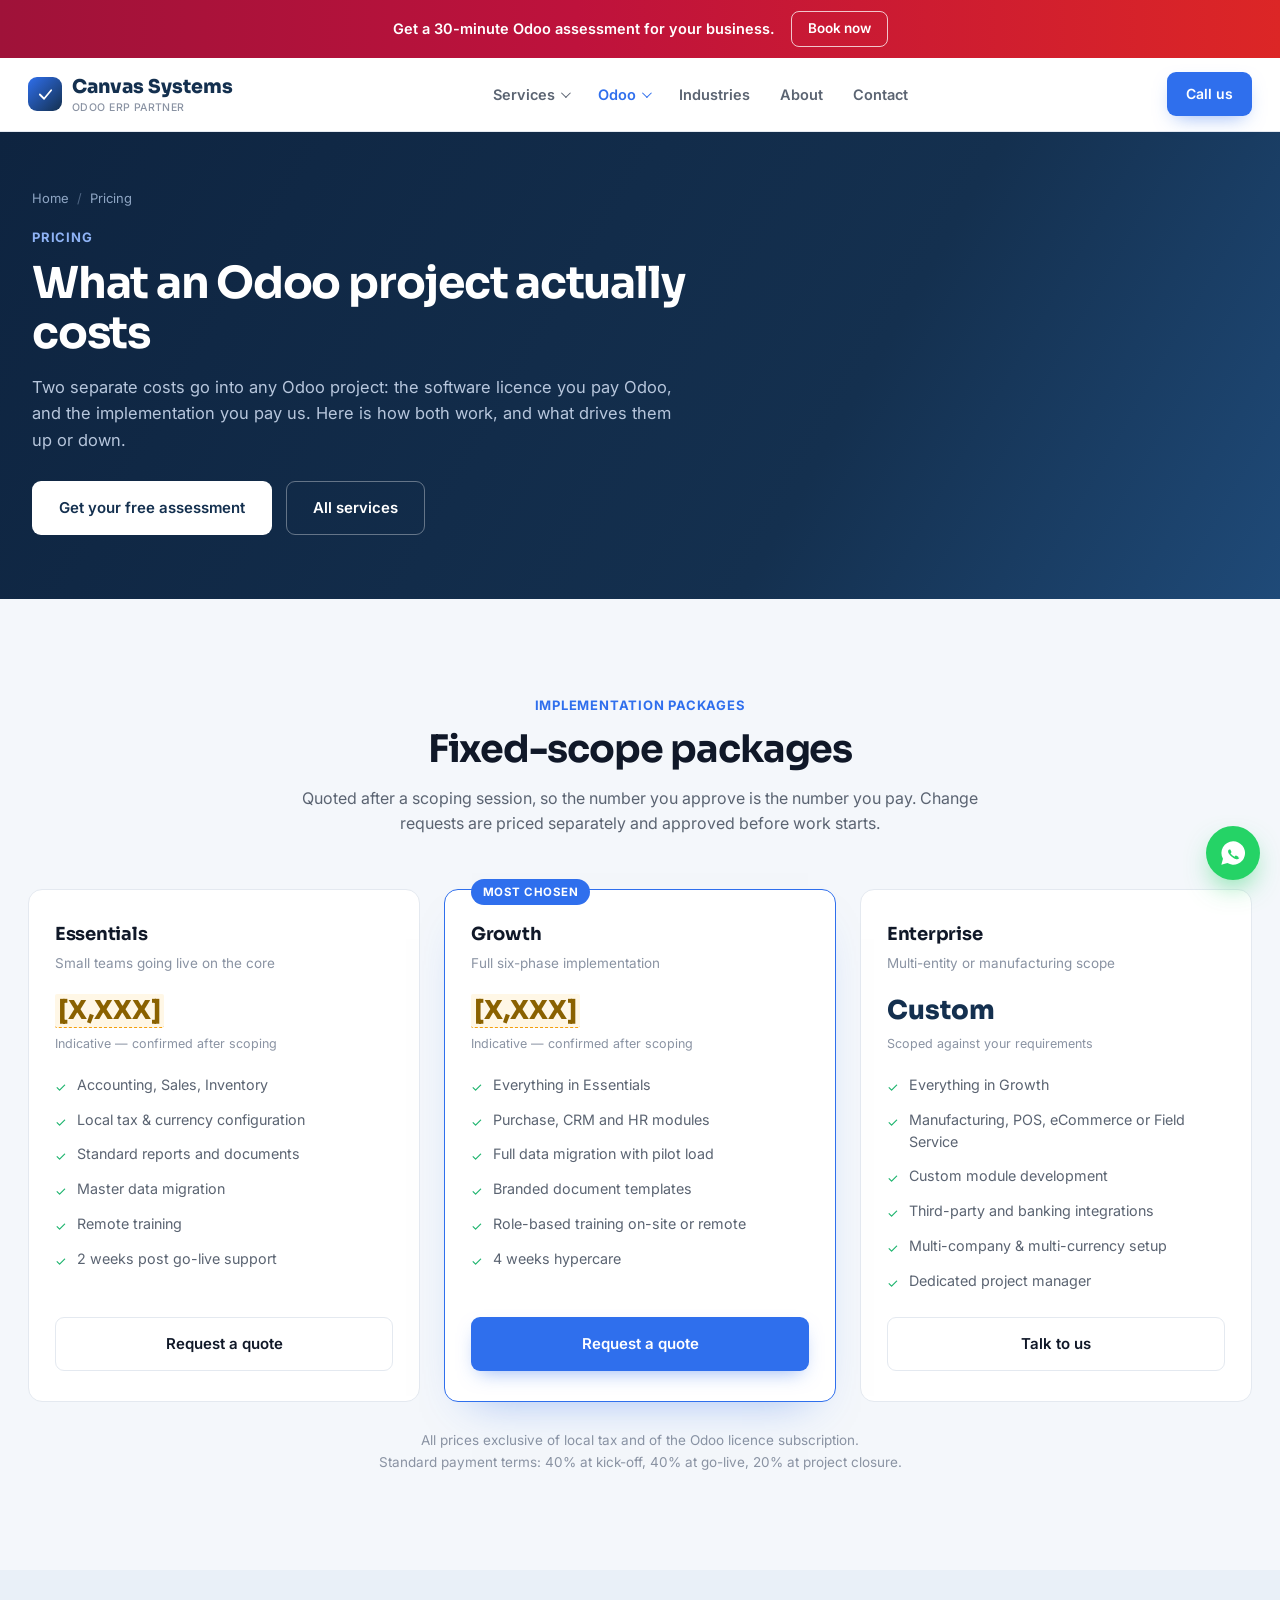
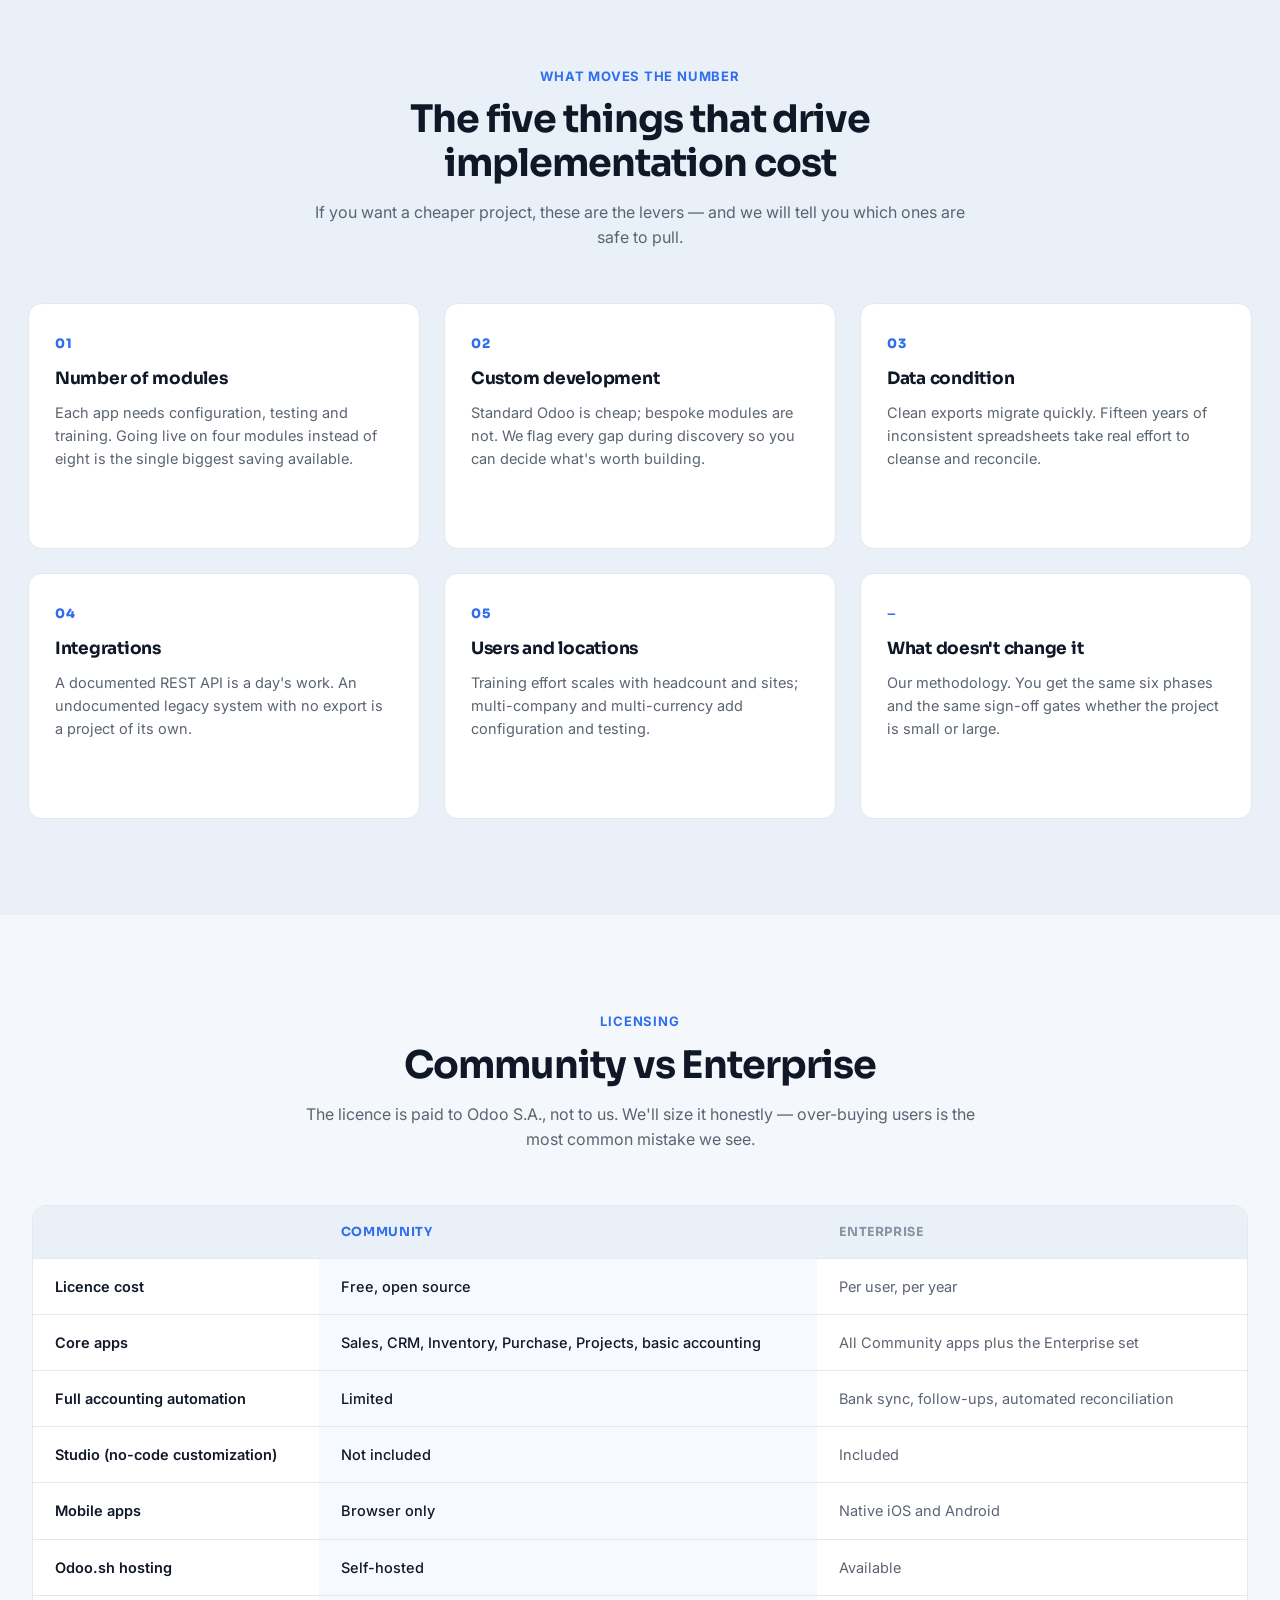
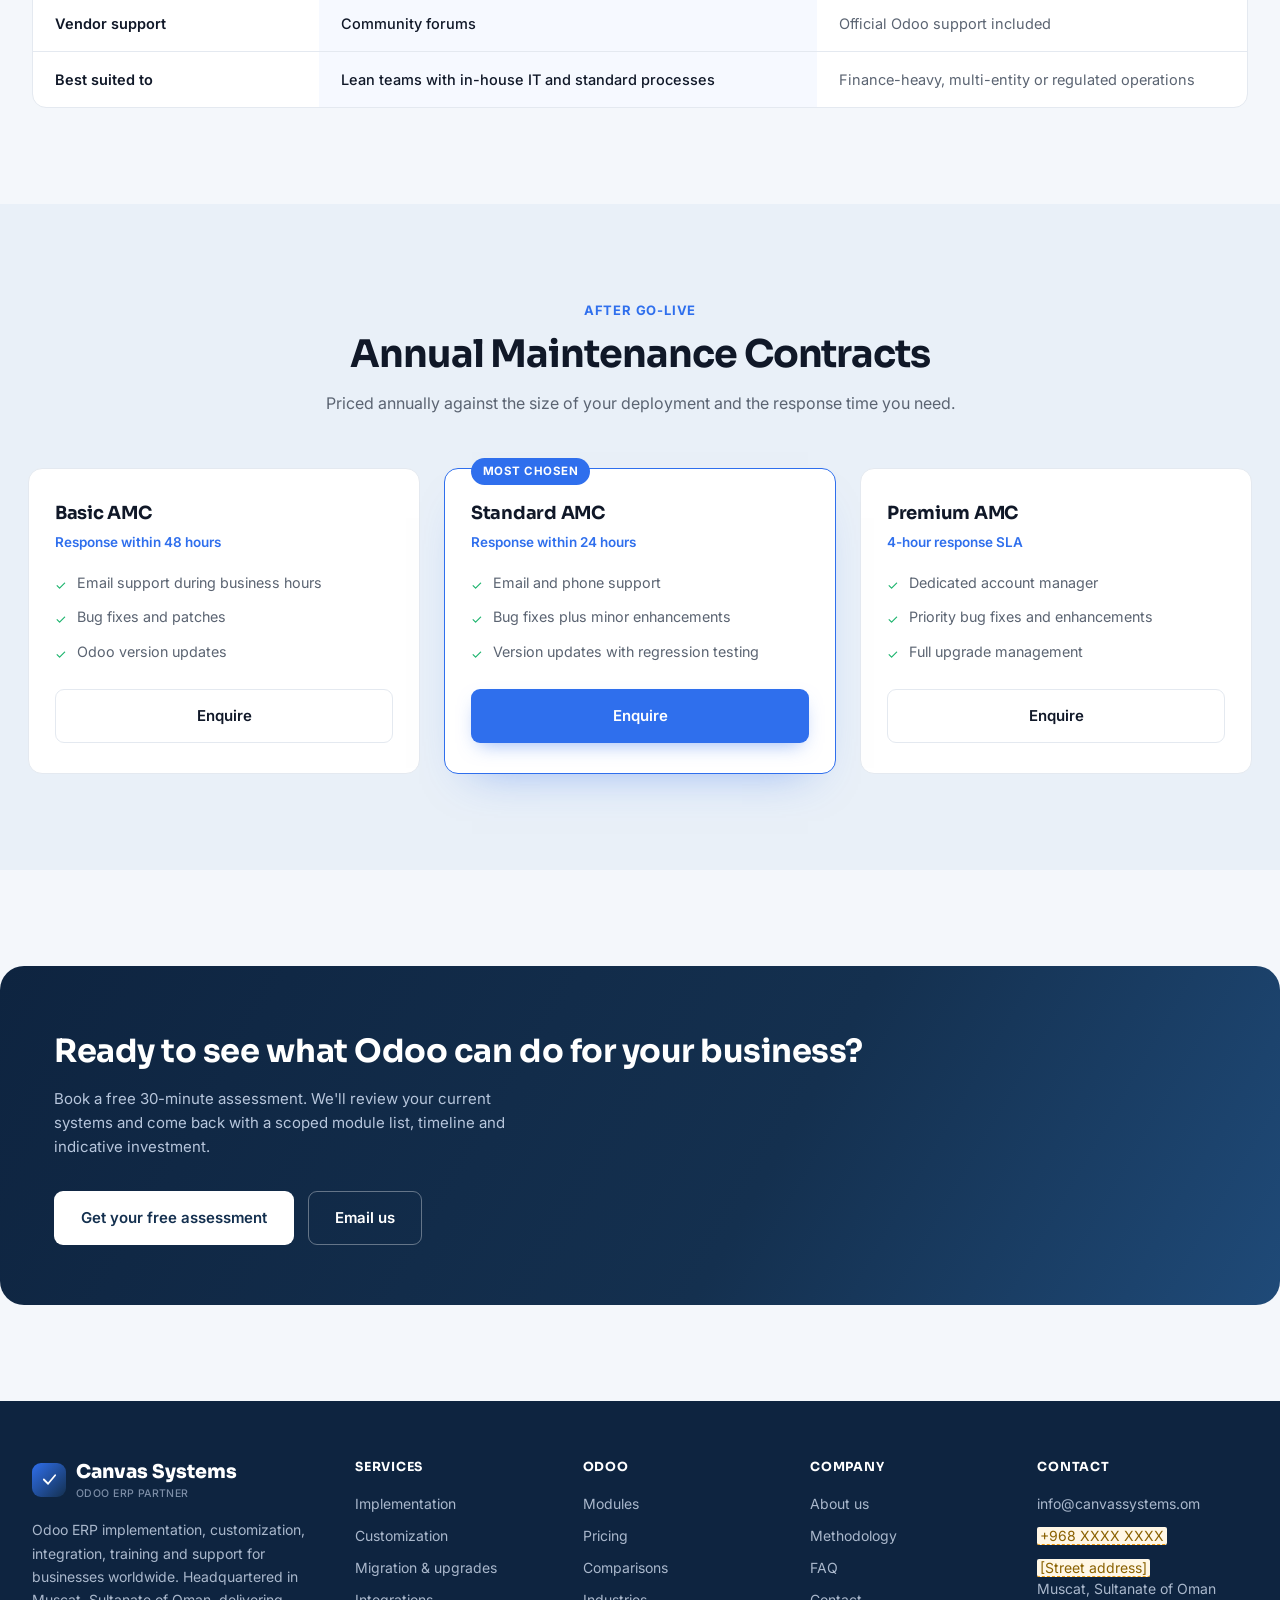
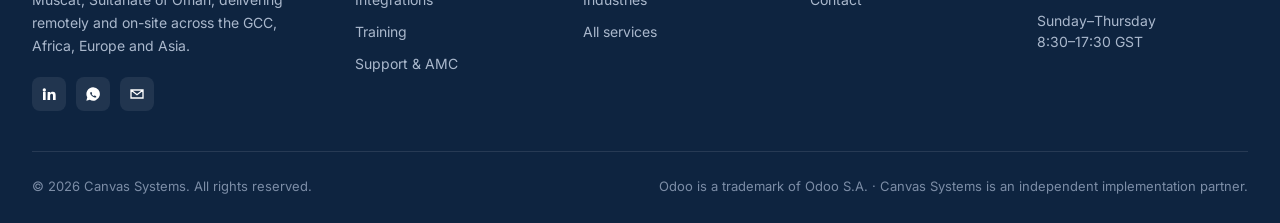
<file: pricing.html>
<!DOCTYPE html>
<html lang="en">
<head>
<meta charset="UTF-8">
<meta name="viewport" content="width=device-width, initial-scale=1.0">
<title>Odoo Implementation Pricing | Canvas Systems</title>
<meta name="description" content="How Odoo implementation is priced: fixed-scope packages, licensing, AMC support tiers and payment terms.">
<meta property="og:title" content="Odoo Implementation Pricing | Canvas Systems">
<meta property="og:description" content="How Odoo implementation is priced: fixed-scope packages, licensing, AMC support tiers and payment terms.">
<meta property="og:type" content="website">
<meta name="theme-color" content="#14304F">
<link rel="preconnect" href="https://fonts.googleapis.com">
<link rel="preconnect" href="https://fonts.gstatic.com" crossorigin>
<link href="https://fonts.googleapis.com/css2?family=Sora:wght@500;600;700;800&family=Inter:wght@400;500;600;700&display=swap" rel="stylesheet">
<link rel="stylesheet" href="assets/css/style.css">
</head>
<body data-page="pricing">

<a href="#main" class="skip">Skip to content</a>

<div class="announce">
  <div class="wrap">
    <span class="msg">Get a 30-minute Odoo assessment for your business.</span>
    <a href="contact.html" class="try">Book now</a>
  </div>
</div>

<header>
  <nav class="nav">
    <a href="index.html" class="logo">
      <span class="logo-mark"><svg viewBox="0 0 24 24" fill="none"><path d="M4 12L10 18L20 6" stroke="#fff" stroke-width="2.5" stroke-linecap="round" stroke-linejoin="round"/></svg></span>
      <span>Canvas Systems<small>Odoo ERP Partner</small></span>
    </a>
    <div class="nav-links centered" id="navLinks">
      <div class="nav-item">
        <button type="button" aria-expanded="false">Services</button>
        <div class="dropdown">
          <div class="dropdown-title">Odoo services</div>
          <a href="services.html"><strong>All services</strong><span>The full delivery lifecycle</span></a>
          <a href="implementation.html"><strong>Implementation</strong><span>End-to-end ERP rollout</span></a>
          <a href="customization.html"><strong>Customization</strong><span>Modules built to your process</span></a>
          <a href="migration.html"><strong>Migration &amp; upgrades</strong><span>Move your data and version</span></a>
          <a href="integration.html"><strong>Integrations</strong><span>Connect your other systems</span></a>
          <a href="training.html"><strong>Training</strong><span>Get your team using it</span></a>
          <a href="support.html"><strong>Support &amp; AMC</strong><span>SLAs after go-live</span></a>
        </div>
      </div>
      <div class="nav-item active">
        <button type="button" aria-expanded="false">Odoo</button>
        <div class="dropdown">
          <div class="dropdown-title">Explore Odoo</div>
          <a href="modules.html"><strong>Modules</strong><span>Apps we implement</span></a>
          <a href="pricing.html"><strong>Pricing</strong><span>Packages and licensing</span></a>
          <a href="comparisons.html"><strong>Comparisons</strong><span>Odoo vs SAP, NetSuite, Zoho</span></a>
        </div>
      </div>
      <a href="industries.html">Industries</a>
      <a href="about.html">About</a>
      <a href="contact.html">Contact</a>
    </div>
    <div class="nav-actions">
      <a href="tel:+968XXXXXXXX" class="btn btn-primary btn-sm">Call us</a>
    </div>
    <button class="nav-toggle" id="navToggle" aria-label="Toggle menu" aria-expanded="false" aria-controls="navLinks">
      <span></span><span></span><span></span>
    </button>
  </nav>
</header>

<div class="bg-anim" aria-hidden="true"><span></span><span></span><span></span><span></span></div>

<main id="main">

  <section class="page-hero">
    <div class="wrap">
      <div class="crumbs"><a href="index.html">Home</a><span>/</span><a href="pricing.html">Pricing</a></div>
      <div class="eyebrow">Pricing</div>
      <h1>What an Odoo project actually costs</h1>
      <p>Two separate costs go into any Odoo project: the software licence you pay Odoo, and the implementation you pay us. Here is how both work, and what drives them up or down.</p>
      <div class="hero-ctas">
        <a href="contact.html" class="btn btn-white">Get your free assessment</a>
        <a href="services.html" class="btn btn-ghost">All services</a>
      </div>
    </div>
  </section>

  <section>
    <div class="wrap">
      <div class="section-head reveal">
        <div class="eyebrow">Implementation packages</div>
        <h2>Fixed-scope packages</h2>
        <p>Quoted after a scoping session, so the number you approve is the number you pay. Change requests are priced separately and approved before work starts.</p>
      </div>
      <div class="plan-grid reveal">
        <div class="plan">
          <h3>Essentials</h3>
          <div class="who">Small teams going live on the core</div>
          <div class="price"><span class="ph">[X,XXX]</span></div>
          <div class="price-note">Indicative — confirmed after scoping</div>
          <ul>
            <li><span class="tick">&#10003;</span> Accounting, Sales, Inventory</li>
            <li><span class="tick">&#10003;</span> Local tax &amp; currency configuration</li>
            <li><span class="tick">&#10003;</span> Standard reports and documents</li>
            <li><span class="tick">&#10003;</span> Master data migration</li>
            <li><span class="tick">&#10003;</span> Remote training</li>
            <li><span class="tick">&#10003;</span> 2 weeks post go-live support</li>
          </ul>
          <a href="contact.html" class="btn btn-outline">Request a quote</a>
        </div>
        <div class="plan featured">
          <h3>Growth</h3>
          <div class="who">Full six-phase implementation</div>
          <div class="price"><span class="ph">[X,XXX]</span></div>
          <div class="price-note">Indicative — confirmed after scoping</div>
          <ul>
            <li><span class="tick">&#10003;</span> Everything in Essentials</li>
            <li><span class="tick">&#10003;</span> Purchase, CRM and HR modules</li>
            <li><span class="tick">&#10003;</span> Full data migration with pilot load</li>
            <li><span class="tick">&#10003;</span> Branded document templates</li>
            <li><span class="tick">&#10003;</span> Role-based training on-site or remote</li>
            <li><span class="tick">&#10003;</span> 4 weeks hypercare</li>
          </ul>
          <a href="contact.html" class="btn btn-primary">Request a quote</a>
        </div>
        <div class="plan">
          <h3>Enterprise</h3>
          <div class="who">Multi-entity or manufacturing scope</div>
          <div class="price">Custom</div>
          <div class="price-note">Scoped against your requirements</div>
          <ul>
            <li><span class="tick">&#10003;</span> Everything in Growth</li>
            <li><span class="tick">&#10003;</span> Manufacturing, POS, eCommerce or Field Service</li>
            <li><span class="tick">&#10003;</span> Custom module development</li>
            <li><span class="tick">&#10003;</span> Third-party and banking integrations</li>
            <li><span class="tick">&#10003;</span> Multi-company &amp; multi-currency setup</li>
            <li><span class="tick">&#10003;</span> Dedicated project manager</li>
          </ul>
          <a href="contact.html" class="btn btn-outline">Talk to us</a>
        </div>
      </div>
      <p class="terms-note">All prices exclusive of local tax and of the Odoo licence subscription.<br>Standard payment terms: 40% at kick-off, 40% at go-live, 20% at project closure.</p>
    </div>
  </section>

  <section class="soft">
    <div class="wrap">
      <div class="section-head reveal">
        <div class="eyebrow">What moves the number</div>
        <h2>The five things that drive implementation cost</h2>
        <p>If you want a cheaper project, these are the levers — and we will tell you which ones are safe to pull.</p>
      </div>
      <div class="grid-3 reveal">
        <div class="card"><div class="step-n">01</div><h3>Number of modules</h3><p>Each app needs configuration, testing and training. Going live on four modules instead of eight is the single biggest saving available.</p></div>
        <div class="card"><div class="step-n">02</div><h3>Custom development</h3><p>Standard Odoo is cheap; bespoke modules are not. We flag every gap during discovery so you can decide what's worth building.</p></div>
        <div class="card"><div class="step-n">03</div><h3>Data condition</h3><p>Clean exports migrate quickly. Fifteen years of inconsistent spreadsheets take real effort to cleanse and reconcile.</p></div>
        <div class="card"><div class="step-n">04</div><h3>Integrations</h3><p>A documented REST API is a day's work. An undocumented legacy system with no export is a project of its own.</p></div>
        <div class="card"><div class="step-n">05</div><h3>Users and locations</h3><p>Training effort scales with headcount and sites; multi-company and multi-currency add configuration and testing.</p></div>
        <div class="card"><div class="step-n">&#8210;</div><h3>What doesn't change it</h3><p>Our methodology. You get the same six phases and the same sign-off gates whether the project is small or large.</p></div>
      </div>
    </div>
  </section>

  <section>
    <div class="wrap">
      <div class="section-head reveal">
        <div class="eyebrow">Licensing</div>
        <h2>Community vs Enterprise</h2>
        <p>The licence is paid to Odoo S.A., not to us. We'll size it honestly — over-buying users is the most common mistake we see.</p>
      </div>
      <div class="table-scroll reveal">
        <table>
          <thead><tr><th scope="col">&nbsp;</th><th scope="col" class="hl">Community</th><th scope="col">Enterprise</th></tr></thead>
          <tbody>
            <tr><td class="rowlabel">Licence cost</td><td class="hl">Free, open source</td><td>Per user, per year</td></tr>
            <tr><td class="rowlabel">Core apps</td><td class="hl">Sales, CRM, Inventory, Purchase, Projects, basic accounting</td><td>All Community apps plus the Enterprise set</td></tr>
            <tr><td class="rowlabel">Full accounting automation</td><td class="hl">Limited</td><td>Bank sync, follow-ups, automated reconciliation</td></tr>
            <tr><td class="rowlabel">Studio (no-code customization)</td><td class="hl">Not included</td><td>Included</td></tr>
            <tr><td class="rowlabel">Mobile apps</td><td class="hl">Browser only</td><td>Native iOS and Android</td></tr>
            <tr><td class="rowlabel">Odoo.sh hosting</td><td class="hl">Self-hosted</td><td>Available</td></tr>
            <tr><td class="rowlabel">Vendor support</td><td class="hl">Community forums</td><td>Official Odoo support included</td></tr>
            <tr><td class="rowlabel">Best suited to</td><td class="hl">Lean teams with in-house IT and standard processes</td><td>Finance-heavy, multi-entity or regulated operations</td></tr>
          </tbody>
        </table>
      </div>
    </div>
  </section>

  <section class="soft">
    <div class="wrap">
      <div class="section-head reveal">
        <div class="eyebrow">After go-live</div>
        <h2>Annual Maintenance Contracts</h2>
        <p>Priced annually against the size of your deployment and the response time you need.</p>
      </div>

      <div class="plan-grid reveal">
        <div class="plan">
          <h3>Basic AMC</h3>
          <div class="sla">Response within 48 hours</div>
          <ul>
            <li><span class="tick">&#10003;</span> Email support during business hours</li>
            <li><span class="tick">&#10003;</span> Bug fixes and patches</li>
            <li><span class="tick">&#10003;</span> Odoo version updates</li>
          </ul>
          <a href="contact.html" class="btn btn-outline">Enquire</a>
        </div>
        <div class="plan featured">
          <h3>Standard AMC</h3>
          <div class="sla">Response within 24 hours</div>
          <ul>
            <li><span class="tick">&#10003;</span> Email and phone support</li>
            <li><span class="tick">&#10003;</span> Bug fixes plus minor enhancements</li>
            <li><span class="tick">&#10003;</span> Version updates with regression testing</li>
          </ul>
          <a href="contact.html" class="btn btn-primary">Enquire</a>
        </div>
        <div class="plan">
          <h3>Premium AMC</h3>
          <div class="sla">4-hour response SLA</div>
          <ul>
            <li><span class="tick">&#10003;</span> Dedicated account manager</li>
            <li><span class="tick">&#10003;</span> Priority bug fixes and enhancements</li>
            <li><span class="tick">&#10003;</span> Full upgrade management</li>
          </ul>
          <a href="contact.html" class="btn btn-outline">Enquire</a>
        </div>
      </div>

    </div>
  </section>

  <section>
    <div class="cta-banner reveal">
      <div>
        <h2>Ready to see what Odoo can do for your business?</h2>
        <p>Book a free 30-minute assessment. We'll review your current systems and come back with a scoped module list, timeline and indicative investment.</p>
      </div>
      <div class="cta-actions">
        <a href="contact.html" class="btn btn-white">Get your free assessment</a>
        <a href="mailto:info@canvassystems.om" class="btn btn-ghost">Email us</a>
      </div>
    </div>
  </section>

</main>

<footer>
  <div class="wrap">
    <div class="footer-top">
      <div class="footer-brand">
        <a href="index.html" class="logo">
      <span class="logo-mark"><svg viewBox="0 0 24 24" fill="none"><path d="M4 12L10 18L20 6" stroke="#fff" stroke-width="2.5" stroke-linecap="round" stroke-linejoin="round"/></svg></span>
      <span>Canvas Systems<small>Odoo ERP Partner</small></span>
    </a>
        <p>Odoo ERP implementation, customization, integration, training and support for businesses worldwide. Headquartered in Muscat, Sultanate of Oman, delivering remotely and on-site across the GCC, Africa, Europe and Asia.</p>
        <div class="footer-social">
          <a href="#" aria-label="LinkedIn"><svg viewBox="0 0 24 24" fill="currentColor"><path d="M4.98 3.5a2.5 2.5 0 100 5 2.5 2.5 0 000-5zM3 9h4v12H3zM10 9h3.8v1.7h.05c.53-1 1.83-2.05 3.75-2.05C21.4 8.65 22 11 22 14.2V21h-4v-6c0-1.43-.03-3.27-2-3.27-2 0-2.3 1.56-2.3 3.17V21h-4z"/></svg></a>
          <a href="https://wa.me/968XXXXXXXX" aria-label="WhatsApp" target="_blank" rel="noopener"><svg viewBox="0 0 24 24" fill="currentColor"><path d="M12 2a10 10 0 00-8.6 15L2 22l5.2-1.4A10 10 0 1012 2zm5.5 14.1c-.2.6-1.2 1.2-1.7 1.2-.5.1-1 .1-1.6-.1-.4-.1-.9-.3-1.5-.6a11 11 0 01-4.2-3.9c-.3-.5-.7-1.2-.7-2s.4-1.2.6-1.4c.2-.2.4-.3.6-.3h.4c.1 0 .3 0 .5.4l.7 1.6c.1.1.1.3 0 .4l-.2.4-.3.3c-.1.1-.2.2-.1.4a6.6 6.6 0 003 2.6c.2.1.4.1.5-.1l.6-.7c.1-.2.3-.2.5-.1l1.6.8c.2.1.4.2.4.3s0 .5-.1.8z"/></svg></a>
          <a href="mailto:info@canvassystems.om" aria-label="Email"><svg viewBox="0 0 24 24" fill="none" stroke="currentColor" stroke-width="2"><path d="M3 6l9 7 9-7M3 6v12h18V6H3z"/></svg></a>
        </div>
      </div>
      <div class="footer-col">
        <h5>Services</h5>
        <a href="implementation.html">Implementation</a>
        <a href="customization.html">Customization</a>
        <a href="migration.html">Migration &amp; upgrades</a>
        <a href="integration.html">Integrations</a>
        <a href="training.html">Training</a>
        <a href="support.html">Support &amp; AMC</a>
      </div>
      <div class="footer-col">
        <h5>Odoo</h5>
        <a href="modules.html">Modules</a>
        <a href="pricing.html">Pricing</a>
        <a href="comparisons.html">Comparisons</a>
        <a href="industries.html">Industries</a>
        <a href="services.html">All services</a>
      </div>
      <div class="footer-col">
        <h5>Company</h5>
        <a href="about.html">About us</a>
        <a href="about.html#methodology">Methodology</a>
        <a href="about.html#faq">FAQ</a>
        <a href="contact.html">Contact</a>
      </div>
      <div class="footer-col">
        <h5>Contact</h5>
        <a href="mailto:info@canvassystems.om">info@canvassystems.om</a>
        <a href="tel:+968XXXXXXXX"><span class="ph">+968 XXXX XXXX</span></a>
        <p><span class="ph">[Street address]</span><br>Muscat, Sultanate of Oman</p>
        <p>Sunday–Thursday<br>8:30–17:30 GST</p>
      </div>
    </div>
    <div class="footer-bottom">
      <span>&copy; <span id="year">2026</span> Canvas Systems. All rights reserved.</span>
      <span>Odoo is a trademark of Odoo S.A. &middot; Canvas Systems is an independent implementation partner.</span>
    </div>
  </div>
</footer>

<a class="wa" href="https://wa.me/968XXXXXXXX" aria-label="Chat on WhatsApp" target="_blank" rel="noopener"><svg viewBox="0 0 24 24" fill="currentColor"><path d="M12 2a10 10 0 00-8.6 15L2 22l5.2-1.4A10 10 0 1012 2zm5.5 14.1c-.2.6-1.2 1.2-1.7 1.2-.5.1-1 .1-1.6-.1-.4-.1-.9-.3-1.5-.6a11 11 0 01-4.2-3.9c-.3-.5-.7-1.2-.7-2s.4-1.2.6-1.4c.2-.2.4-.3.6-.3h.4c.1 0 .3 0 .5.4l.7 1.6c.1.1.1.3 0 .4l-.2.4-.3.3c-.1.1-.2.2-.1.4a6.6 6.6 0 003 2.6c.2.1.4.1.5-.1l.6-.7c.1-.2.3-.2.5-.1l1.6.8c.2.1.4.2.4.3s0 .5-.1.8z"/></svg></a>

<script src="assets/js/main.js"></script>
</body>
</html>
</file>
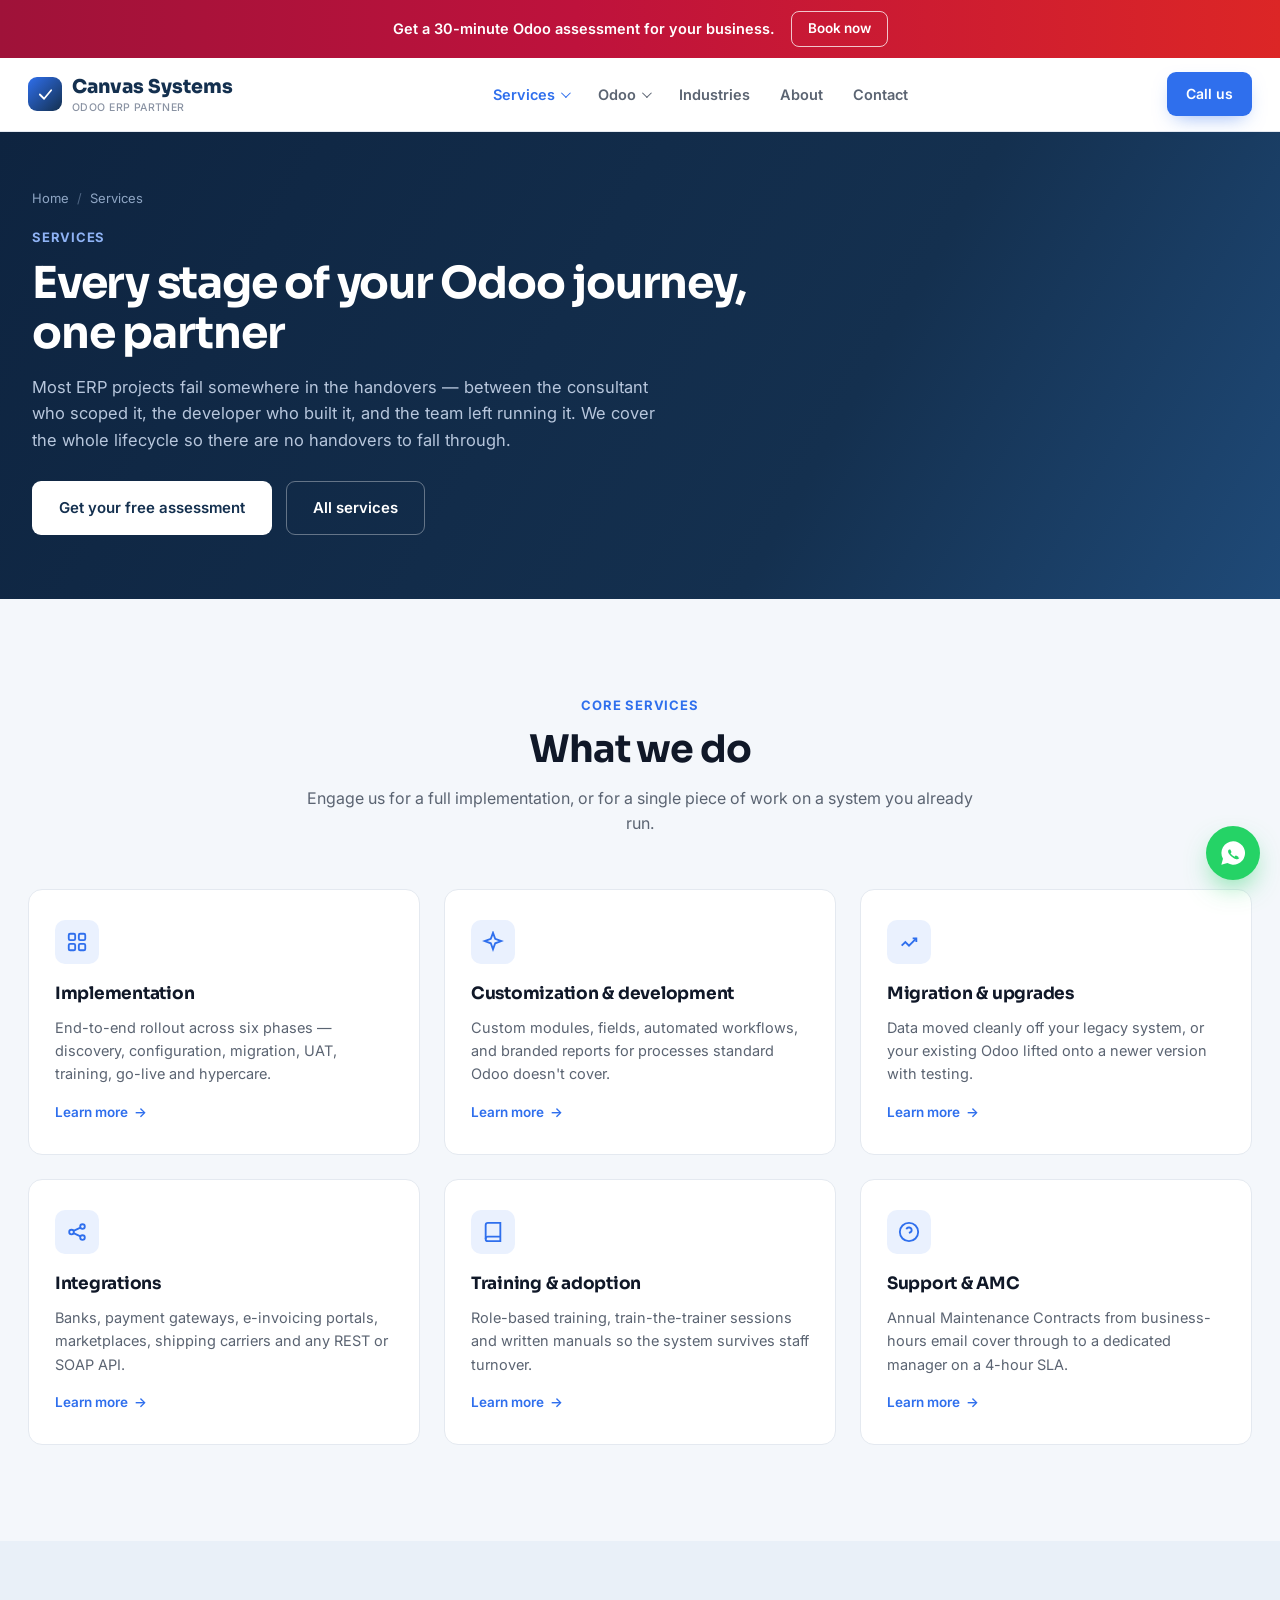
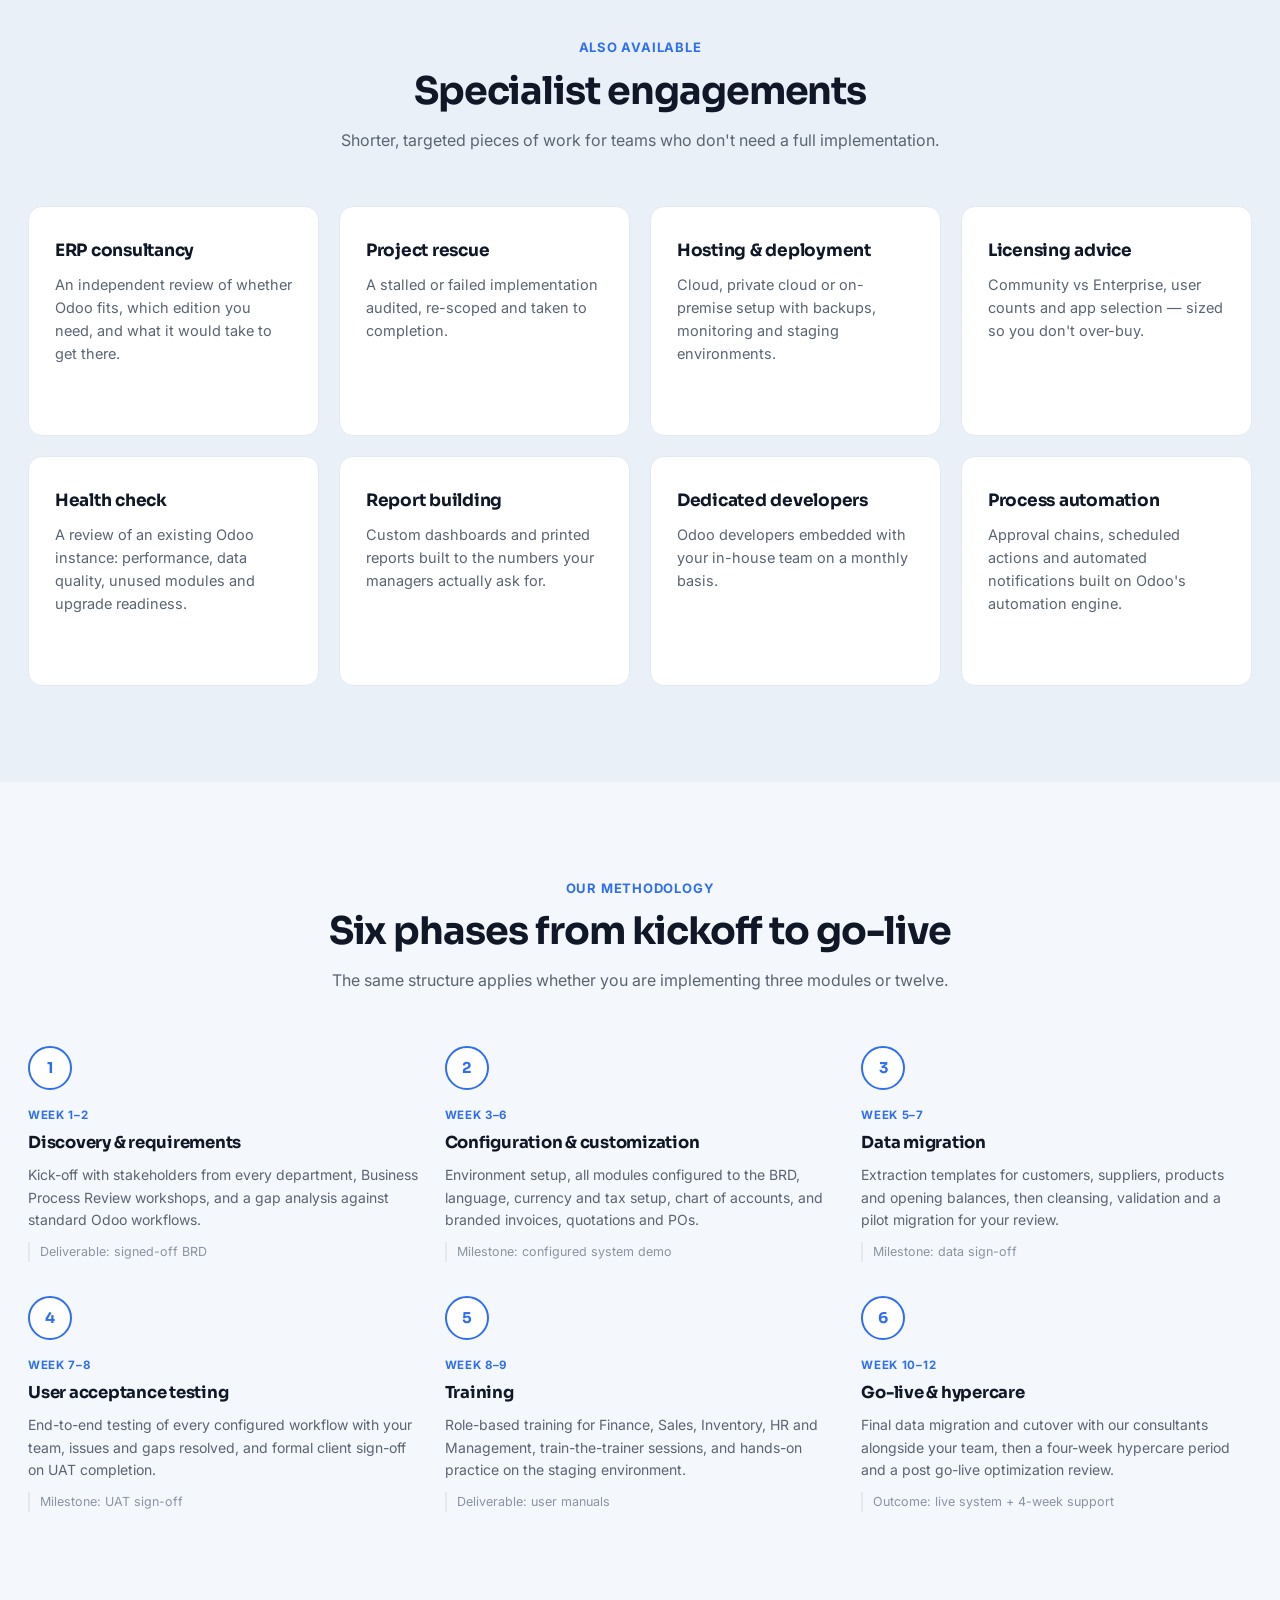
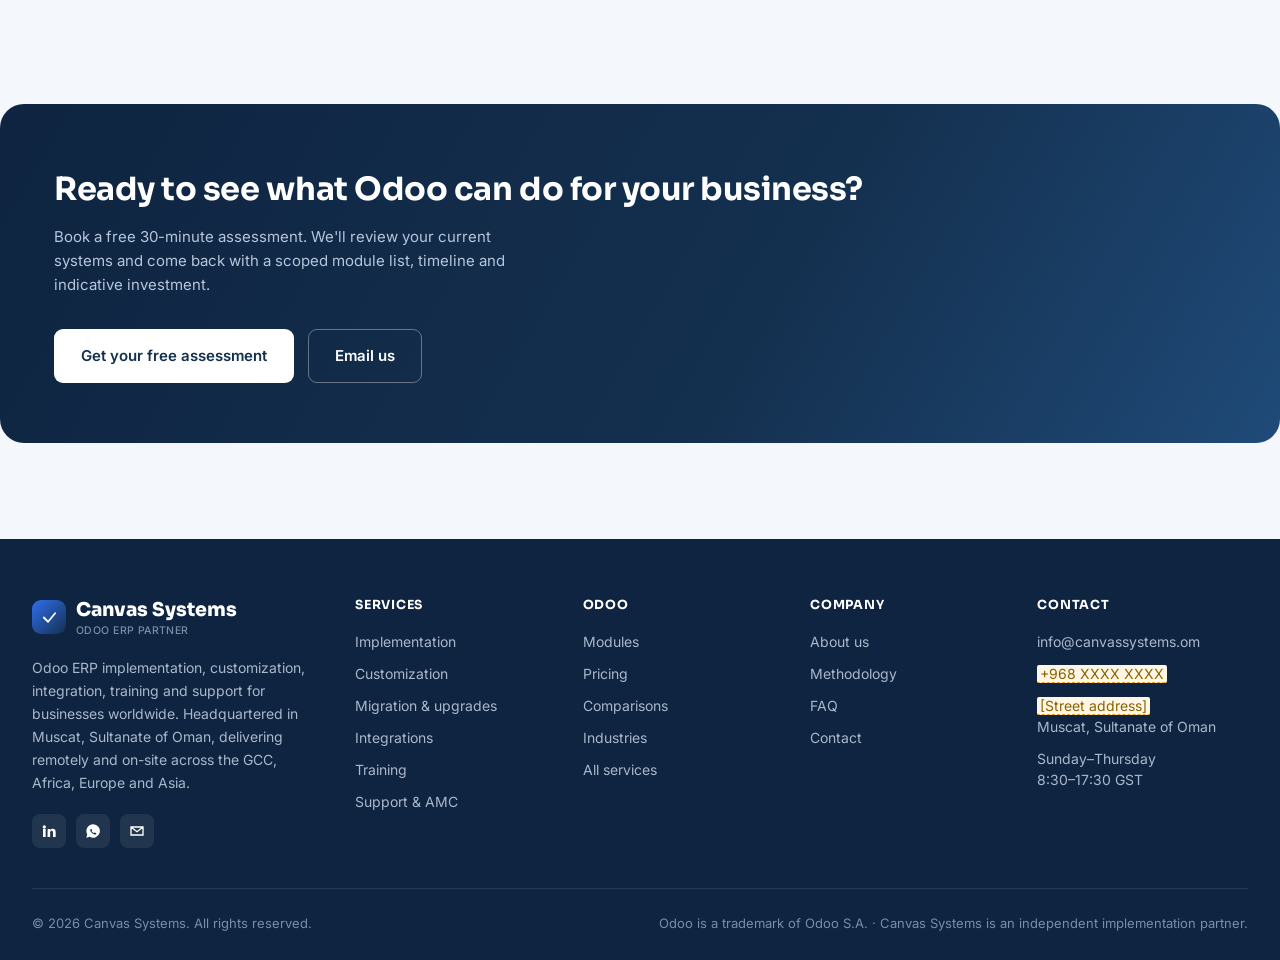
<file: services.html>
<!DOCTYPE html>
<html lang="en">
<head>
<meta charset="UTF-8">
<meta name="viewport" content="width=device-width, initial-scale=1.0">
<title>Odoo Services | Canvas Systems</title>
<meta name="description" content="End-to-end Odoo services: consulting, implementation, customization, data migration, integrations, training, support and version upgrades.">
<meta property="og:title" content="Odoo Services | Canvas Systems">
<meta property="og:description" content="End-to-end Odoo services: consulting, implementation, customization, data migration, integrations, training, support and version upgrades.">
<meta property="og:type" content="website">
<meta name="theme-color" content="#14304F">
<link rel="preconnect" href="https://fonts.googleapis.com">
<link rel="preconnect" href="https://fonts.gstatic.com" crossorigin>
<link href="https://fonts.googleapis.com/css2?family=Sora:wght@500;600;700;800&family=Inter:wght@400;500;600;700&display=swap" rel="stylesheet">
<link rel="stylesheet" href="assets/css/style.css">
</head>
<body data-page="services">

<a href="#main" class="skip">Skip to content</a>

<div class="announce">
  <div class="wrap">
    <span class="msg">Get a 30-minute Odoo assessment for your business.</span>
    <a href="contact.html" class="try">Book now</a>
  </div>
</div>

<header>
  <nav class="nav">
    <a href="index.html" class="logo">
      <span class="logo-mark"><svg viewBox="0 0 24 24" fill="none"><path d="M4 12L10 18L20 6" stroke="#fff" stroke-width="2.5" stroke-linecap="round" stroke-linejoin="round"/></svg></span>
      <span>Canvas Systems<small>Odoo ERP Partner</small></span>
    </a>
    <div class="nav-links centered" id="navLinks">
      <div class="nav-item active">
        <button type="button" aria-expanded="false">Services</button>
        <div class="dropdown">
          <div class="dropdown-title">Odoo services</div>
          <a href="services.html"><strong>All services</strong><span>The full delivery lifecycle</span></a>
          <a href="implementation.html"><strong>Implementation</strong><span>End-to-end ERP rollout</span></a>
          <a href="customization.html"><strong>Customization</strong><span>Modules built to your process</span></a>
          <a href="migration.html"><strong>Migration &amp; upgrades</strong><span>Move your data and version</span></a>
          <a href="integration.html"><strong>Integrations</strong><span>Connect your other systems</span></a>
          <a href="training.html"><strong>Training</strong><span>Get your team using it</span></a>
          <a href="support.html"><strong>Support &amp; AMC</strong><span>SLAs after go-live</span></a>
        </div>
      </div>
      <div class="nav-item">
        <button type="button" aria-expanded="false">Odoo</button>
        <div class="dropdown">
          <div class="dropdown-title">Explore Odoo</div>
          <a href="modules.html"><strong>Modules</strong><span>Apps we implement</span></a>
          <a href="pricing.html"><strong>Pricing</strong><span>Packages and licensing</span></a>
          <a href="comparisons.html"><strong>Comparisons</strong><span>Odoo vs SAP, NetSuite, Zoho</span></a>
        </div>
      </div>
      <a href="industries.html">Industries</a>
      <a href="about.html">About</a>
      <a href="contact.html">Contact</a>
    </div>
    <div class="nav-actions">
      <a href="tel:+968XXXXXXXX" class="btn btn-primary btn-sm">Call us</a>
    </div>
    <button class="nav-toggle" id="navToggle" aria-label="Toggle menu" aria-expanded="false" aria-controls="navLinks">
      <span></span><span></span><span></span>
    </button>
  </nav>
</header>

<div class="bg-anim" aria-hidden="true"><span></span><span></span><span></span><span></span></div>

<main id="main">

  <section class="page-hero">
    <div class="wrap">
      <div class="crumbs"><a href="index.html">Home</a><span>/</span><a href="services.html">Services</a></div>
      <div class="eyebrow">Services</div>
      <h1>Every stage of your Odoo journey, one partner</h1>
      <p>Most ERP projects fail somewhere in the handovers — between the consultant who scoped it, the developer who built it, and the team left running it. We cover the whole lifecycle so there are no handovers to fall through.</p>
      <div class="hero-ctas">
        <a href="contact.html" class="btn btn-white">Get your free assessment</a>
        <a href="services.html" class="btn btn-ghost">All services</a>
      </div>
    </div>
  </section>

  <section>
    <div class="wrap">
      <div class="section-head reveal">
        <div class="eyebrow">Core services</div>
        <h2>What we do</h2>
        <p>Engage us for a full implementation, or for a single piece of work on a system you already run.</p>
      </div>
      <div class="grid-3 reveal">
        <a class="card" href="implementation.html">
          <div class="icon"><svg viewBox="0 0 24 24" fill="none" stroke="currentColor" stroke-width="2"><rect x="3" y="3" width="7" height="7" rx="1.5"/><rect x="14" y="3" width="7" height="7" rx="1.5"/><rect x="3" y="14" width="7" height="7" rx="1.5"/><rect x="14" y="14" width="7" height="7" rx="1.5"/></svg></div>
          <h3>Implementation</h3>
          <p>End-to-end rollout across six phases — discovery, configuration, migration, UAT, training, go-live and hypercare.</p>
          <span class="more">Learn more</span>
        </a>
        <a class="card" href="customization.html">
          <div class="icon"><svg viewBox="0 0 24 24" fill="none" stroke="currentColor" stroke-width="2"><path d="M12 2l2.4 6.6L21 11l-6.6 2.4L12 20l-2.4-6.6L3 11l6.6-2.4L12 2z"/></svg></div>
          <h3>Customization &amp; development</h3>
          <p>Custom modules, fields, automated workflows, and branded reports for processes standard Odoo doesn't cover.</p>
          <span class="more">Learn more</span>
        </a>
        <a class="card" href="migration.html">
          <div class="icon"><svg viewBox="0 0 24 24" fill="none" stroke="currentColor" stroke-width="2"><path d="M4 16l4-4 4 4 8-8"/><path d="M16 8h4v4"/></svg></div>
          <h3>Migration &amp; upgrades</h3>
          <p>Data moved cleanly off your legacy system, or your existing Odoo lifted onto a newer version with testing.</p>
          <span class="more">Learn more</span>
        </a>
        <a class="card" href="integration.html">
          <div class="icon"><svg viewBox="0 0 24 24" fill="none" stroke="currentColor" stroke-width="2"><circle cx="6" cy="12" r="2.5"/><circle cx="18" cy="6" r="2.5"/><circle cx="18" cy="18" r="2.5"/><path d="M8.2 10.8L15.8 7.2M8.2 13.2L15.8 16.8"/></svg></div>
          <h3>Integrations</h3>
          <p>Banks, payment gateways, e-invoicing portals, marketplaces, shipping carriers and any REST or SOAP API.</p>
          <span class="more">Learn more</span>
        </a>
        <a class="card" href="training.html">
          <div class="icon"><svg viewBox="0 0 24 24" fill="none" stroke="currentColor" stroke-width="2"><path d="M4 19.5A2.5 2.5 0 016.5 17H20"/><path d="M6.5 2H20v20H6.5A2.5 2.5 0 014 19.5v-15A2.5 2.5 0 016.5 2z"/></svg></div>
          <h3>Training &amp; adoption</h3>
          <p>Role-based training, train-the-trainer sessions and written manuals so the system survives staff turnover.</p>
          <span class="more">Learn more</span>
        </a>
        <a class="card" href="support.html">
          <div class="icon"><svg viewBox="0 0 24 24" fill="none" stroke="currentColor" stroke-width="2"><path d="M12 22a10 10 0 100-20 10 10 0 000 20z"/><path d="M9.1 9a3 3 0 015.8 1c0 2-3 3-3 3"/><path d="M12 17h.01"/></svg></div>
          <h3>Support &amp; AMC</h3>
          <p>Annual Maintenance Contracts from business-hours email cover through to a dedicated manager on a 4-hour SLA.</p>
          <span class="more">Learn more</span>
        </a>
      </div>
    </div>
  </section>

  <section class="soft">
    <div class="wrap">
      <div class="section-head reveal">
        <div class="eyebrow">Also available</div>
        <h2>Specialist engagements</h2>
        <p>Shorter, targeted pieces of work for teams who don't need a full implementation.</p>
      </div>
      <div class="grid-4 reveal">
        <div class="card"><h3>ERP consultancy</h3><p>An independent review of whether Odoo fits, which edition you need, and what it would take to get there.</p></div>
        <div class="card"><h3>Project rescue</h3><p>A stalled or failed implementation audited, re-scoped and taken to completion.</p></div>
        <div class="card"><h3>Hosting &amp; deployment</h3><p>Cloud, private cloud or on-premise setup with backups, monitoring and staging environments.</p></div>
        <div class="card"><h3>Licensing advice</h3><p>Community vs Enterprise, user counts and app selection — sized so you don't over-buy.</p></div>
        <div class="card"><h3>Health check</h3><p>A review of an existing Odoo instance: performance, data quality, unused modules and upgrade readiness.</p></div>
        <div class="card"><h3>Report building</h3><p>Custom dashboards and printed reports built to the numbers your managers actually ask for.</p></div>
        <div class="card"><h3>Dedicated developers</h3><p>Odoo developers embedded with your in-house team on a monthly basis.</p></div>
        <div class="card"><h3>Process automation</h3><p>Approval chains, scheduled actions and automated notifications built on Odoo's automation engine.</p></div>
      </div>
    </div>
  </section>

  <section>
    <div class="wrap">
      <div class="section-head reveal">
        <div class="eyebrow">Our methodology</div>
        <h2>Six phases from kickoff to go-live</h2>
        <p>The same structure applies whether you are implementing three modules or twelve.</p>
      </div>
      <div class="process-track reveal">
        <div class="process-step">
          <div class="num">1</div>
          <div class="week">Week 1–2</div>
          <h4>Discovery &amp; requirements</h4>
          <p>Kick-off with stakeholders from every department, Business Process Review workshops, and a gap analysis against standard Odoo workflows.</p>
          <div class="deliv">Deliverable: signed-off BRD</div>
        </div>
        <div class="process-step">
          <div class="num">2</div>
          <div class="week">Week 3–6</div>
          <h4>Configuration &amp; customization</h4>
          <p>Environment setup, all modules configured to the BRD, language, currency and tax setup, chart of accounts, and branded invoices, quotations and POs.</p>
          <div class="deliv">Milestone: configured system demo</div>
        </div>
        <div class="process-step">
          <div class="num">3</div>
          <div class="week">Week 5–7</div>
          <h4>Data migration</h4>
          <p>Extraction templates for customers, suppliers, products and opening balances, then cleansing, validation and a pilot migration for your review.</p>
          <div class="deliv">Milestone: data sign-off</div>
        </div>
        <div class="process-step">
          <div class="num">4</div>
          <div class="week">Week 7–8</div>
          <h4>User acceptance testing</h4>
          <p>End-to-end testing of every configured workflow with your team, issues and gaps resolved, and formal client sign-off on UAT completion.</p>
          <div class="deliv">Milestone: UAT sign-off</div>
        </div>
        <div class="process-step">
          <div class="num">5</div>
          <div class="week">Week 8–9</div>
          <h4>Training</h4>
          <p>Role-based training for Finance, Sales, Inventory, HR and Management, train-the-trainer sessions, and hands-on practice on the staging environment.</p>
          <div class="deliv">Deliverable: user manuals</div>
        </div>
        <div class="process-step">
          <div class="num">6</div>
          <div class="week">Week 10–12</div>
          <h4>Go-live &amp; hypercare</h4>
          <p>Final data migration and cutover with our consultants alongside your team, then a four-week hypercare period and a post go-live optimization review.</p>
          <div class="deliv">Outcome: live system + 4-week support</div>
        </div>
      </div>
    </div>
  </section>

  <section>
    <div class="cta-banner reveal">
      <div>
        <h2>Ready to see what Odoo can do for your business?</h2>
        <p>Book a free 30-minute assessment. We'll review your current systems and come back with a scoped module list, timeline and indicative investment.</p>
      </div>
      <div class="cta-actions">
        <a href="contact.html" class="btn btn-white">Get your free assessment</a>
        <a href="mailto:info@canvassystems.om" class="btn btn-ghost">Email us</a>
      </div>
    </div>
  </section>

</main>

<footer>
  <div class="wrap">
    <div class="footer-top">
      <div class="footer-brand">
        <a href="index.html" class="logo">
      <span class="logo-mark"><svg viewBox="0 0 24 24" fill="none"><path d="M4 12L10 18L20 6" stroke="#fff" stroke-width="2.5" stroke-linecap="round" stroke-linejoin="round"/></svg></span>
      <span>Canvas Systems<small>Odoo ERP Partner</small></span>
    </a>
        <p>Odoo ERP implementation, customization, integration, training and support for businesses worldwide. Headquartered in Muscat, Sultanate of Oman, delivering remotely and on-site across the GCC, Africa, Europe and Asia.</p>
        <div class="footer-social">
          <a href="#" aria-label="LinkedIn"><svg viewBox="0 0 24 24" fill="currentColor"><path d="M4.98 3.5a2.5 2.5 0 100 5 2.5 2.5 0 000-5zM3 9h4v12H3zM10 9h3.8v1.7h.05c.53-1 1.83-2.05 3.75-2.05C21.4 8.65 22 11 22 14.2V21h-4v-6c0-1.43-.03-3.27-2-3.27-2 0-2.3 1.56-2.3 3.17V21h-4z"/></svg></a>
          <a href="https://wa.me/968XXXXXXXX" aria-label="WhatsApp" target="_blank" rel="noopener"><svg viewBox="0 0 24 24" fill="currentColor"><path d="M12 2a10 10 0 00-8.6 15L2 22l5.2-1.4A10 10 0 1012 2zm5.5 14.1c-.2.6-1.2 1.2-1.7 1.2-.5.1-1 .1-1.6-.1-.4-.1-.9-.3-1.5-.6a11 11 0 01-4.2-3.9c-.3-.5-.7-1.2-.7-2s.4-1.2.6-1.4c.2-.2.4-.3.6-.3h.4c.1 0 .3 0 .5.4l.7 1.6c.1.1.1.3 0 .4l-.2.4-.3.3c-.1.1-.2.2-.1.4a6.6 6.6 0 003 2.6c.2.1.4.1.5-.1l.6-.7c.1-.2.3-.2.5-.1l1.6.8c.2.1.4.2.4.3s0 .5-.1.8z"/></svg></a>
          <a href="mailto:info@canvassystems.om" aria-label="Email"><svg viewBox="0 0 24 24" fill="none" stroke="currentColor" stroke-width="2"><path d="M3 6l9 7 9-7M3 6v12h18V6H3z"/></svg></a>
        </div>
      </div>
      <div class="footer-col">
        <h5>Services</h5>
        <a href="implementation.html">Implementation</a>
        <a href="customization.html">Customization</a>
        <a href="migration.html">Migration &amp; upgrades</a>
        <a href="integration.html">Integrations</a>
        <a href="training.html">Training</a>
        <a href="support.html">Support &amp; AMC</a>
      </div>
      <div class="footer-col">
        <h5>Odoo</h5>
        <a href="modules.html">Modules</a>
        <a href="pricing.html">Pricing</a>
        <a href="comparisons.html">Comparisons</a>
        <a href="industries.html">Industries</a>
        <a href="services.html">All services</a>
      </div>
      <div class="footer-col">
        <h5>Company</h5>
        <a href="about.html">About us</a>
        <a href="about.html#methodology">Methodology</a>
        <a href="about.html#faq">FAQ</a>
        <a href="contact.html">Contact</a>
      </div>
      <div class="footer-col">
        <h5>Contact</h5>
        <a href="mailto:info@canvassystems.om">info@canvassystems.om</a>
        <a href="tel:+968XXXXXXXX"><span class="ph">+968 XXXX XXXX</span></a>
        <p><span class="ph">[Street address]</span><br>Muscat, Sultanate of Oman</p>
        <p>Sunday–Thursday<br>8:30–17:30 GST</p>
      </div>
    </div>
    <div class="footer-bottom">
      <span>&copy; <span id="year">2026</span> Canvas Systems. All rights reserved.</span>
      <span>Odoo is a trademark of Odoo S.A. &middot; Canvas Systems is an independent implementation partner.</span>
    </div>
  </div>
</footer>

<a class="wa" href="https://wa.me/968XXXXXXXX" aria-label="Chat on WhatsApp" target="_blank" rel="noopener"><svg viewBox="0 0 24 24" fill="currentColor"><path d="M12 2a10 10 0 00-8.6 15L2 22l5.2-1.4A10 10 0 1012 2zm5.5 14.1c-.2.6-1.2 1.2-1.7 1.2-.5.1-1 .1-1.6-.1-.4-.1-.9-.3-1.5-.6a11 11 0 01-4.2-3.9c-.3-.5-.7-1.2-.7-2s.4-1.2.6-1.4c.2-.2.4-.3.6-.3h.4c.1 0 .3 0 .5.4l.7 1.6c.1.1.1.3 0 .4l-.2.4-.3.3c-.1.1-.2.2-.1.4a6.6 6.6 0 003 2.6c.2.1.4.1.5-.1l.6-.7c.1-.2.3-.2.5-.1l1.6.8c.2.1.4.2.4.3s0 .5-.1.8z"/></svg></a>

<script src="assets/js/main.js"></script>
</body>
</html>
</file>
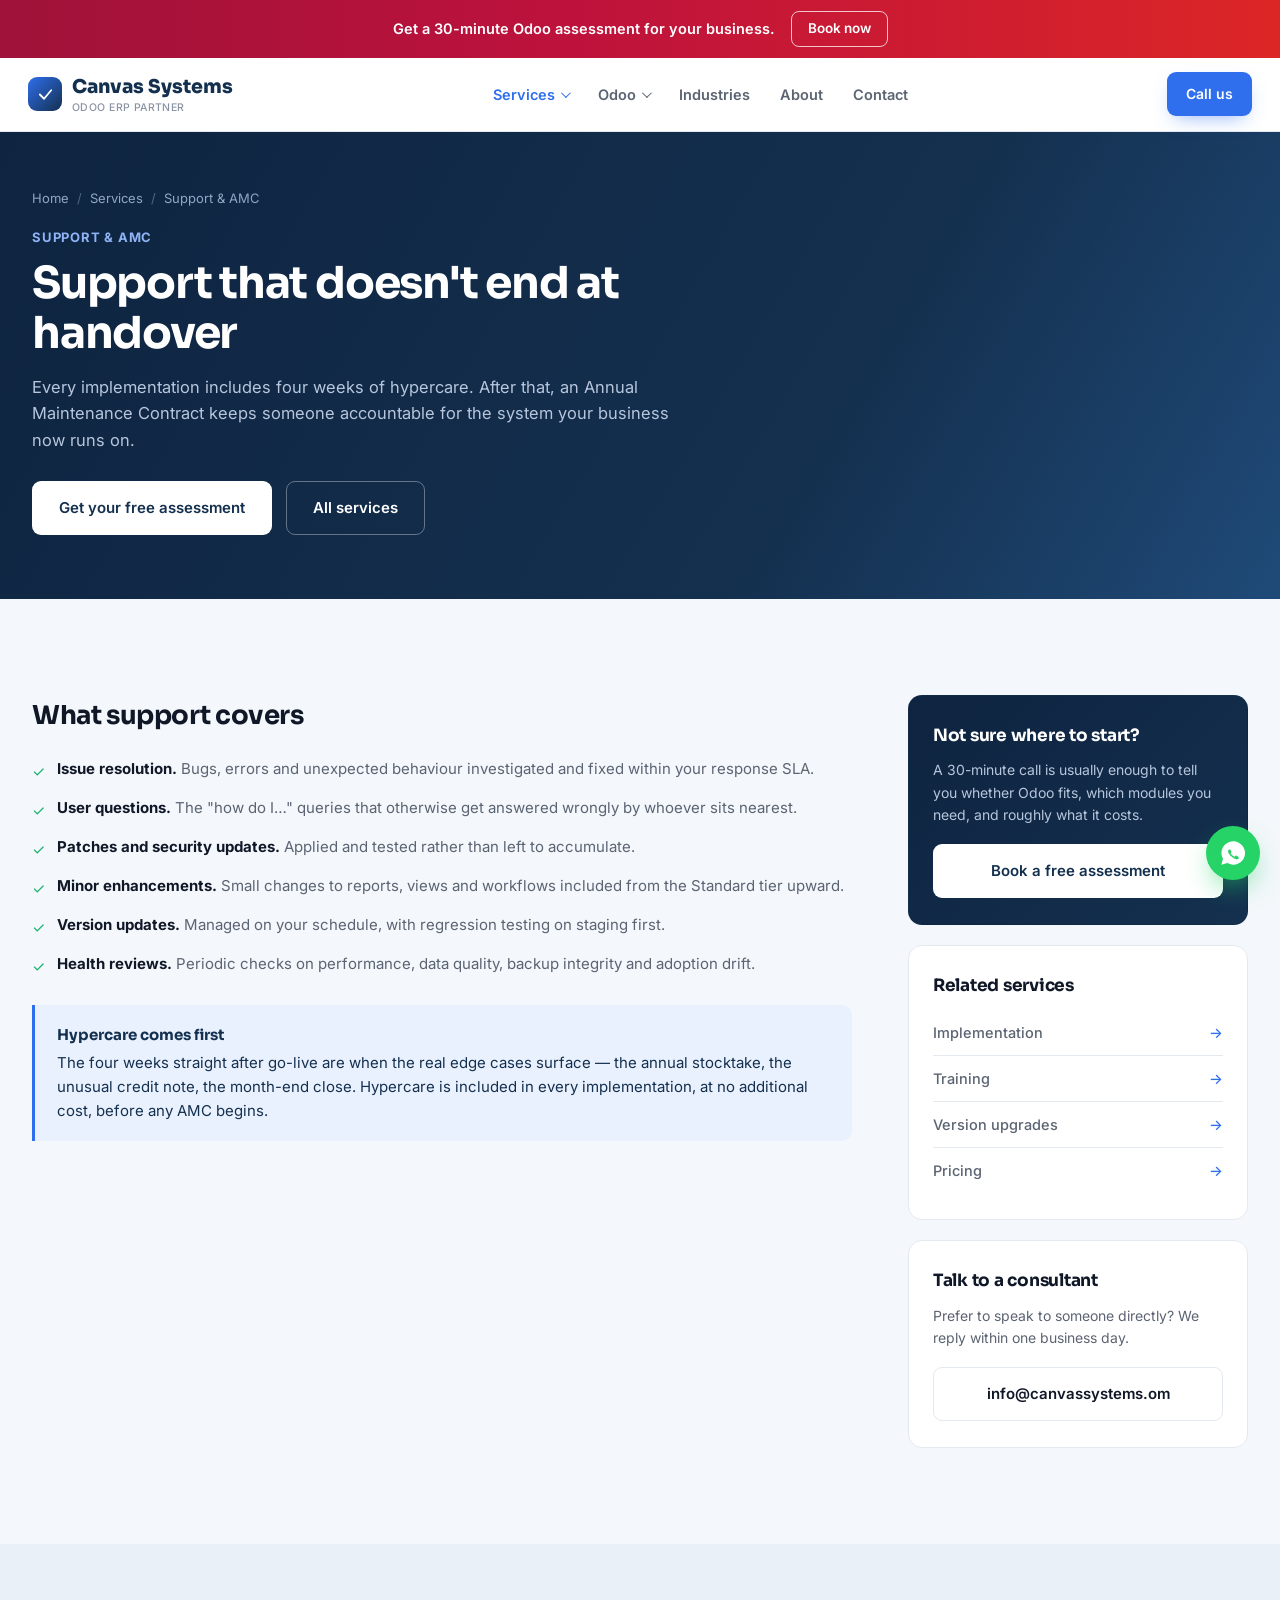
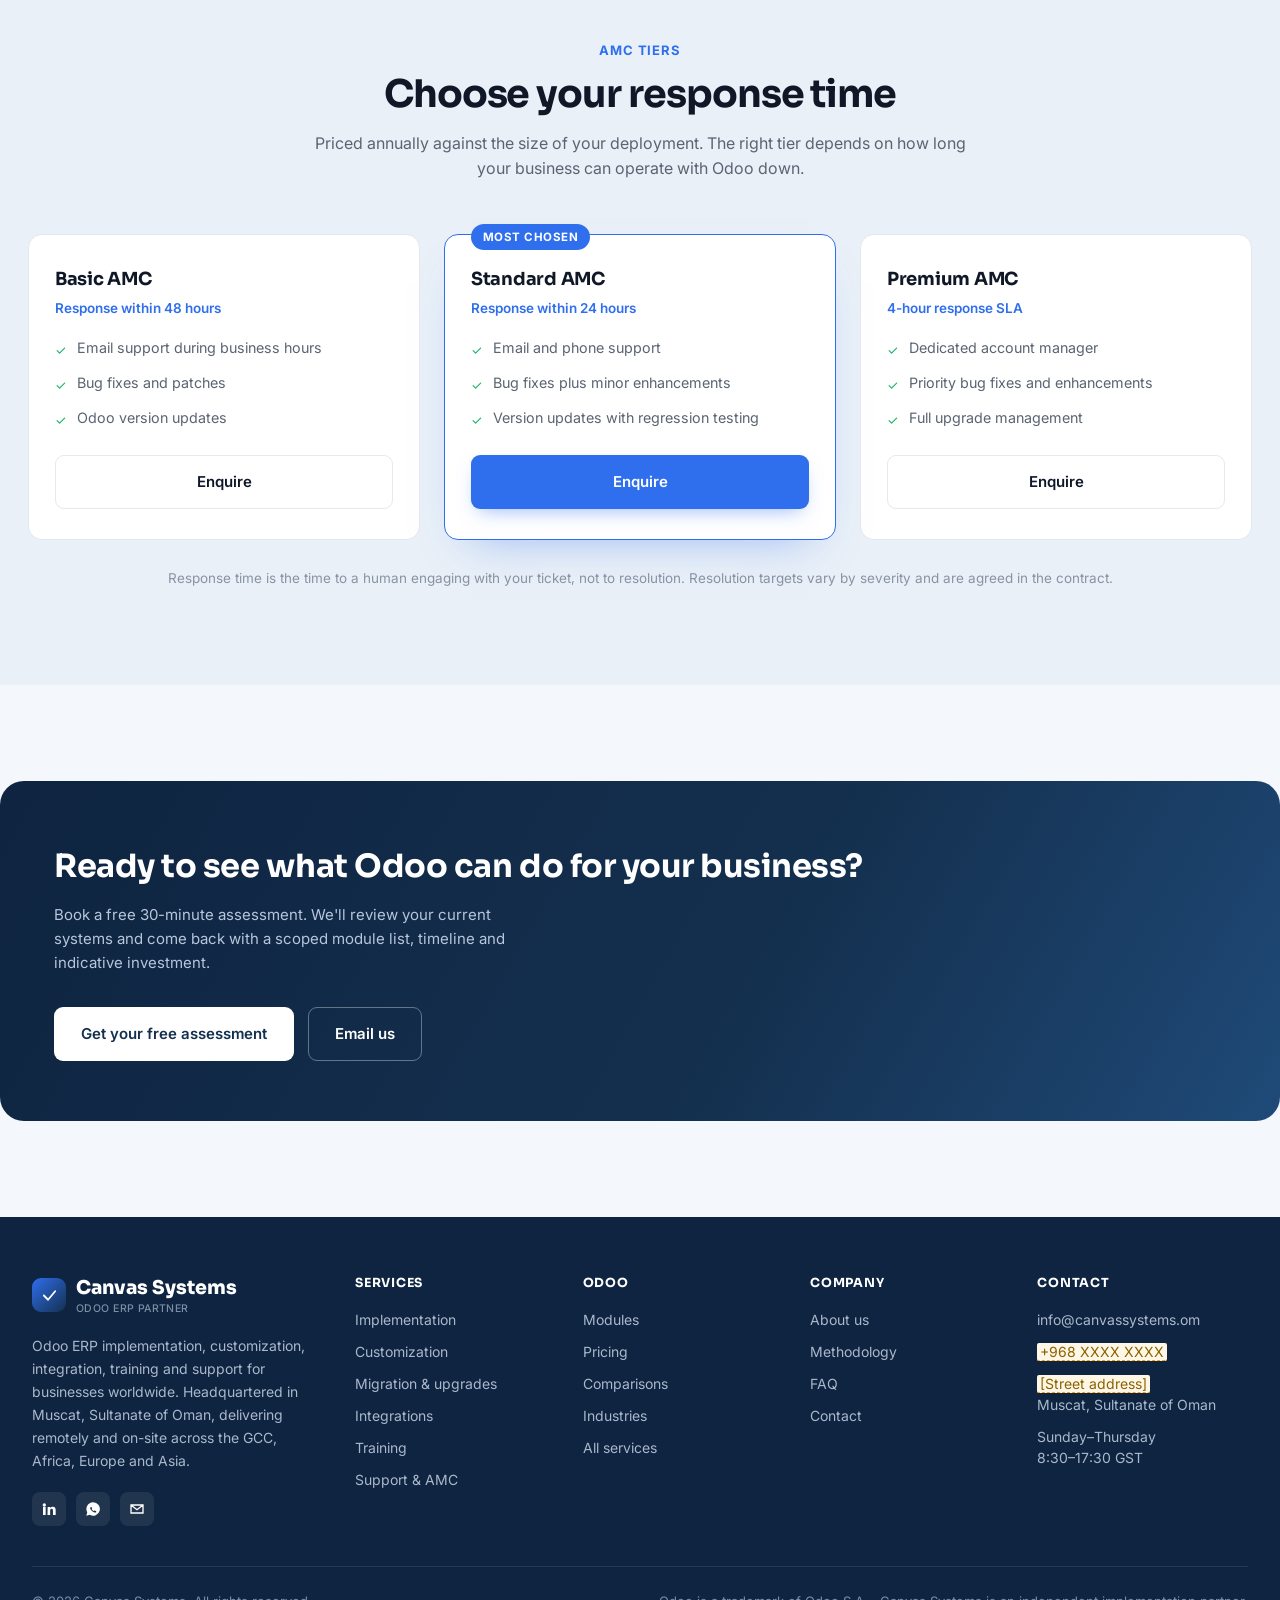
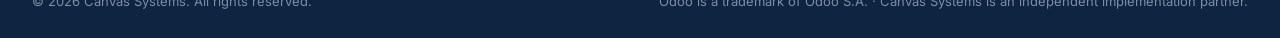
<file: support.html>
<!DOCTYPE html>
<html lang="en">
<head>
<meta charset="UTF-8">
<meta name="viewport" content="width=device-width, initial-scale=1.0">
<title>Odoo Support &amp; Annual Maintenance Contracts | Canvas Systems</title>
<meta name="description" content="Odoo support after go-live: Basic, Standard and Premium AMC tiers with 48-hour, 24-hour and 4-hour response SLAs.">
<meta property="og:title" content="Odoo Support &amp; Annual Maintenance Contracts | Canvas Systems">
<meta property="og:description" content="Odoo support after go-live: Basic, Standard and Premium AMC tiers with 48-hour, 24-hour and 4-hour response SLAs.">
<meta property="og:type" content="website">
<meta name="theme-color" content="#14304F">
<link rel="preconnect" href="https://fonts.googleapis.com">
<link rel="preconnect" href="https://fonts.gstatic.com" crossorigin>
<link href="https://fonts.googleapis.com/css2?family=Sora:wght@500;600;700;800&family=Inter:wght@400;500;600;700&display=swap" rel="stylesheet">
<link rel="stylesheet" href="assets/css/style.css">
</head>
<body data-page="service">

<a href="#main" class="skip">Skip to content</a>

<div class="announce">
  <div class="wrap">
    <span class="msg">Get a 30-minute Odoo assessment for your business.</span>
    <a href="contact.html" class="try">Book now</a>
  </div>
</div>

<header>
  <nav class="nav">
    <a href="index.html" class="logo">
      <span class="logo-mark"><svg viewBox="0 0 24 24" fill="none"><path d="M4 12L10 18L20 6" stroke="#fff" stroke-width="2.5" stroke-linecap="round" stroke-linejoin="round"/></svg></span>
      <span>Canvas Systems<small>Odoo ERP Partner</small></span>
    </a>
    <div class="nav-links centered" id="navLinks">
      <div class="nav-item active">
        <button type="button" aria-expanded="false">Services</button>
        <div class="dropdown">
          <div class="dropdown-title">Odoo services</div>
          <a href="services.html"><strong>All services</strong><span>The full delivery lifecycle</span></a>
          <a href="implementation.html"><strong>Implementation</strong><span>End-to-end ERP rollout</span></a>
          <a href="customization.html"><strong>Customization</strong><span>Modules built to your process</span></a>
          <a href="migration.html"><strong>Migration &amp; upgrades</strong><span>Move your data and version</span></a>
          <a href="integration.html"><strong>Integrations</strong><span>Connect your other systems</span></a>
          <a href="training.html"><strong>Training</strong><span>Get your team using it</span></a>
          <a href="support.html"><strong>Support &amp; AMC</strong><span>SLAs after go-live</span></a>
        </div>
      </div>
      <div class="nav-item">
        <button type="button" aria-expanded="false">Odoo</button>
        <div class="dropdown">
          <div class="dropdown-title">Explore Odoo</div>
          <a href="modules.html"><strong>Modules</strong><span>Apps we implement</span></a>
          <a href="pricing.html"><strong>Pricing</strong><span>Packages and licensing</span></a>
          <a href="comparisons.html"><strong>Comparisons</strong><span>Odoo vs SAP, NetSuite, Zoho</span></a>
        </div>
      </div>
      <a href="industries.html">Industries</a>
      <a href="about.html">About</a>
      <a href="contact.html">Contact</a>
    </div>
    <div class="nav-actions">
      <a href="tel:+968XXXXXXXX" class="btn btn-primary btn-sm">Call us</a>
    </div>
    <button class="nav-toggle" id="navToggle" aria-label="Toggle menu" aria-expanded="false" aria-controls="navLinks">
      <span></span><span></span><span></span>
    </button>
  </nav>
</header>

<div class="bg-anim" aria-hidden="true"><span></span><span></span><span></span><span></span></div>

<main id="main">

  <section class="page-hero">
    <div class="wrap">
      <div class="crumbs"><a href="index.html">Home</a><span>/</span><a href="services.html">Services</a><span>/</span><a href="support.html">Support &amp; AMC</a></div>
      <div class="eyebrow">Support &amp; AMC</div>
      <h1>Support that doesn't end at handover</h1>
      <p>Every implementation includes four weeks of hypercare. After that, an Annual Maintenance Contract keeps someone accountable for the system your business now runs on.</p>
      <div class="hero-ctas">
        <a href="contact.html" class="btn btn-white">Get your free assessment</a>
        <a href="services.html" class="btn btn-ghost">All services</a>
      </div>
    </div>
  </section>

  <section>
    <div class="wrap content-grid">
      <div class="prose reveal">
        <h2>What support covers</h2>
        <ul class="ticks">
          <li><span class="tick">&#10003;</span><span><strong>Issue resolution.</strong> Bugs, errors and unexpected behaviour investigated and fixed within your response SLA.</span></li>
          <li><span class="tick">&#10003;</span><span><strong>User questions.</strong> The "how do I…" queries that otherwise get answered wrongly by whoever sits nearest.</span></li>
          <li><span class="tick">&#10003;</span><span><strong>Patches and security updates.</strong> Applied and tested rather than left to accumulate.</span></li>
          <li><span class="tick">&#10003;</span><span><strong>Minor enhancements.</strong> Small changes to reports, views and workflows included from the Standard tier upward.</span></li>
          <li><span class="tick">&#10003;</span><span><strong>Version updates.</strong> Managed on your schedule, with regression testing on staging first.</span></li>
          <li><span class="tick">&#10003;</span><span><strong>Health reviews.</strong> Periodic checks on performance, data quality, backup integrity and adoption drift.</span></li>
        </ul>

        <div class="callout">
          <strong>Hypercare comes first</strong>
          The four weeks straight after go-live are when the real edge cases surface — the annual stocktake, the unusual credit note, the month-end close. Hypercare is included in every implementation, at no additional cost, before any AMC begins.
        </div>
</div>
      <aside class="sidebar">
      <div class="side-card dark">
        <h4>Not sure where to start?</h4>
        <p>A 30-minute call is usually enough to tell you whether Odoo fits, which modules you need, and roughly what it costs.</p>
        <a href="contact.html" class="btn btn-white">Book a free assessment</a>
      </div>
      <div class="side-card">
        <h4>Related services</h4>
        <div class="side-links">
        <a href="implementation.html">Implementation</a>
        <a href="training.html">Training</a>
        <a href="migration.html">Version upgrades</a>
        <a href="pricing.html">Pricing</a>
        </div>
      </div>
      <div class="side-card">
        <h4>Talk to a consultant</h4>
        <p>Prefer to speak to someone directly? We reply within one business day.</p>
        <a href="mailto:info@canvassystems.om" class="btn btn-outline">info@canvassystems.om</a>
      </div>
    </aside>
    </div>
  </section>

  <section class="soft">
    <div class="wrap">
      <div class="section-head reveal">
        <div class="eyebrow">AMC tiers</div>
        <h2>Choose your response time</h2>
        <p>Priced annually against the size of your deployment. The right tier depends on how long your business can operate with Odoo down.</p>
      </div>

      <div class="plan-grid reveal">
        <div class="plan">
          <h3>Basic AMC</h3>
          <div class="sla">Response within 48 hours</div>
          <ul>
            <li><span class="tick">&#10003;</span> Email support during business hours</li>
            <li><span class="tick">&#10003;</span> Bug fixes and patches</li>
            <li><span class="tick">&#10003;</span> Odoo version updates</li>
          </ul>
          <a href="contact.html" class="btn btn-outline">Enquire</a>
        </div>
        <div class="plan featured">
          <h3>Standard AMC</h3>
          <div class="sla">Response within 24 hours</div>
          <ul>
            <li><span class="tick">&#10003;</span> Email and phone support</li>
            <li><span class="tick">&#10003;</span> Bug fixes plus minor enhancements</li>
            <li><span class="tick">&#10003;</span> Version updates with regression testing</li>
          </ul>
          <a href="contact.html" class="btn btn-primary">Enquire</a>
        </div>
        <div class="plan">
          <h3>Premium AMC</h3>
          <div class="sla">4-hour response SLA</div>
          <ul>
            <li><span class="tick">&#10003;</span> Dedicated account manager</li>
            <li><span class="tick">&#10003;</span> Priority bug fixes and enhancements</li>
            <li><span class="tick">&#10003;</span> Full upgrade management</li>
          </ul>
          <a href="contact.html" class="btn btn-outline">Enquire</a>
        </div>
      </div>

      <p class="terms-note">Response time is the time to a human engaging with your ticket, not to resolution. Resolution targets vary by severity and are agreed in the contract.</p>
    </div>
  </section>

  <section>
    <div class="cta-banner reveal">
      <div>
        <h2>Ready to see what Odoo can do for your business?</h2>
        <p>Book a free 30-minute assessment. We'll review your current systems and come back with a scoped module list, timeline and indicative investment.</p>
      </div>
      <div class="cta-actions">
        <a href="contact.html" class="btn btn-white">Get your free assessment</a>
        <a href="mailto:info@canvassystems.om" class="btn btn-ghost">Email us</a>
      </div>
    </div>
  </section>

</main>

<footer>
  <div class="wrap">
    <div class="footer-top">
      <div class="footer-brand">
        <a href="index.html" class="logo">
      <span class="logo-mark"><svg viewBox="0 0 24 24" fill="none"><path d="M4 12L10 18L20 6" stroke="#fff" stroke-width="2.5" stroke-linecap="round" stroke-linejoin="round"/></svg></span>
      <span>Canvas Systems<small>Odoo ERP Partner</small></span>
    </a>
        <p>Odoo ERP implementation, customization, integration, training and support for businesses worldwide. Headquartered in Muscat, Sultanate of Oman, delivering remotely and on-site across the GCC, Africa, Europe and Asia.</p>
        <div class="footer-social">
          <a href="#" aria-label="LinkedIn"><svg viewBox="0 0 24 24" fill="currentColor"><path d="M4.98 3.5a2.5 2.5 0 100 5 2.5 2.5 0 000-5zM3 9h4v12H3zM10 9h3.8v1.7h.05c.53-1 1.83-2.05 3.75-2.05C21.4 8.65 22 11 22 14.2V21h-4v-6c0-1.43-.03-3.27-2-3.27-2 0-2.3 1.56-2.3 3.17V21h-4z"/></svg></a>
          <a href="https://wa.me/968XXXXXXXX" aria-label="WhatsApp" target="_blank" rel="noopener"><svg viewBox="0 0 24 24" fill="currentColor"><path d="M12 2a10 10 0 00-8.6 15L2 22l5.2-1.4A10 10 0 1012 2zm5.5 14.1c-.2.6-1.2 1.2-1.7 1.2-.5.1-1 .1-1.6-.1-.4-.1-.9-.3-1.5-.6a11 11 0 01-4.2-3.9c-.3-.5-.7-1.2-.7-2s.4-1.2.6-1.4c.2-.2.4-.3.6-.3h.4c.1 0 .3 0 .5.4l.7 1.6c.1.1.1.3 0 .4l-.2.4-.3.3c-.1.1-.2.2-.1.4a6.6 6.6 0 003 2.6c.2.1.4.1.5-.1l.6-.7c.1-.2.3-.2.5-.1l1.6.8c.2.1.4.2.4.3s0 .5-.1.8z"/></svg></a>
          <a href="mailto:info@canvassystems.om" aria-label="Email"><svg viewBox="0 0 24 24" fill="none" stroke="currentColor" stroke-width="2"><path d="M3 6l9 7 9-7M3 6v12h18V6H3z"/></svg></a>
        </div>
      </div>
      <div class="footer-col">
        <h5>Services</h5>
        <a href="implementation.html">Implementation</a>
        <a href="customization.html">Customization</a>
        <a href="migration.html">Migration &amp; upgrades</a>
        <a href="integration.html">Integrations</a>
        <a href="training.html">Training</a>
        <a href="support.html">Support &amp; AMC</a>
      </div>
      <div class="footer-col">
        <h5>Odoo</h5>
        <a href="modules.html">Modules</a>
        <a href="pricing.html">Pricing</a>
        <a href="comparisons.html">Comparisons</a>
        <a href="industries.html">Industries</a>
        <a href="services.html">All services</a>
      </div>
      <div class="footer-col">
        <h5>Company</h5>
        <a href="about.html">About us</a>
        <a href="about.html#methodology">Methodology</a>
        <a href="about.html#faq">FAQ</a>
        <a href="contact.html">Contact</a>
      </div>
      <div class="footer-col">
        <h5>Contact</h5>
        <a href="mailto:info@canvassystems.om">info@canvassystems.om</a>
        <a href="tel:+968XXXXXXXX"><span class="ph">+968 XXXX XXXX</span></a>
        <p><span class="ph">[Street address]</span><br>Muscat, Sultanate of Oman</p>
        <p>Sunday–Thursday<br>8:30–17:30 GST</p>
      </div>
    </div>
    <div class="footer-bottom">
      <span>&copy; <span id="year">2026</span> Canvas Systems. All rights reserved.</span>
      <span>Odoo is a trademark of Odoo S.A. &middot; Canvas Systems is an independent implementation partner.</span>
    </div>
  </div>
</footer>

<a class="wa" href="https://wa.me/968XXXXXXXX" aria-label="Chat on WhatsApp" target="_blank" rel="noopener"><svg viewBox="0 0 24 24" fill="currentColor"><path d="M12 2a10 10 0 00-8.6 15L2 22l5.2-1.4A10 10 0 1012 2zm5.5 14.1c-.2.6-1.2 1.2-1.7 1.2-.5.1-1 .1-1.6-.1-.4-.1-.9-.3-1.5-.6a11 11 0 01-4.2-3.9c-.3-.5-.7-1.2-.7-2s.4-1.2.6-1.4c.2-.2.4-.3.6-.3h.4c.1 0 .3 0 .5.4l.7 1.6c.1.1.1.3 0 .4l-.2.4-.3.3c-.1.1-.2.2-.1.4a6.6 6.6 0 003 2.6c.2.1.4.1.5-.1l.6-.7c.1-.2.3-.2.5-.1l1.6.8c.2.1.4.2.4.3s0 .5-.1.8z"/></svg></a>

<script src="assets/js/main.js"></script>
</body>
</html>
</file>
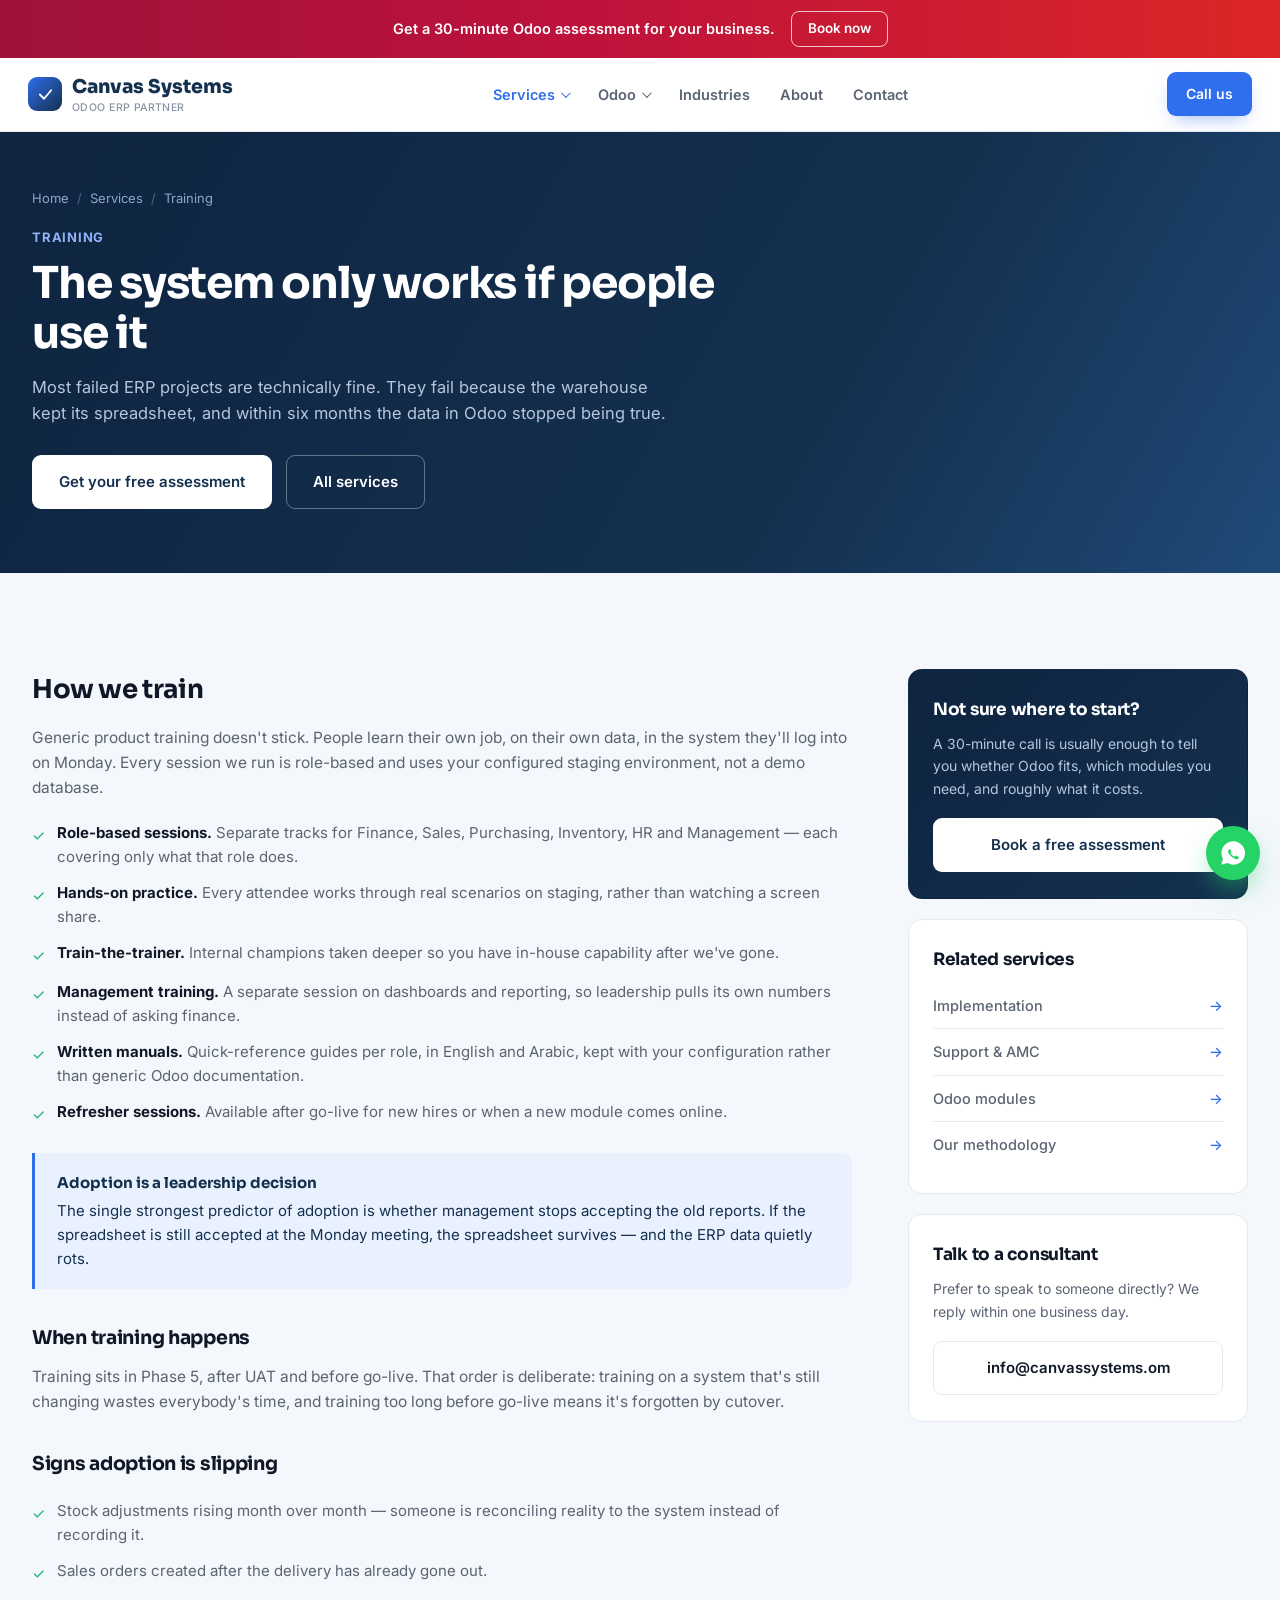
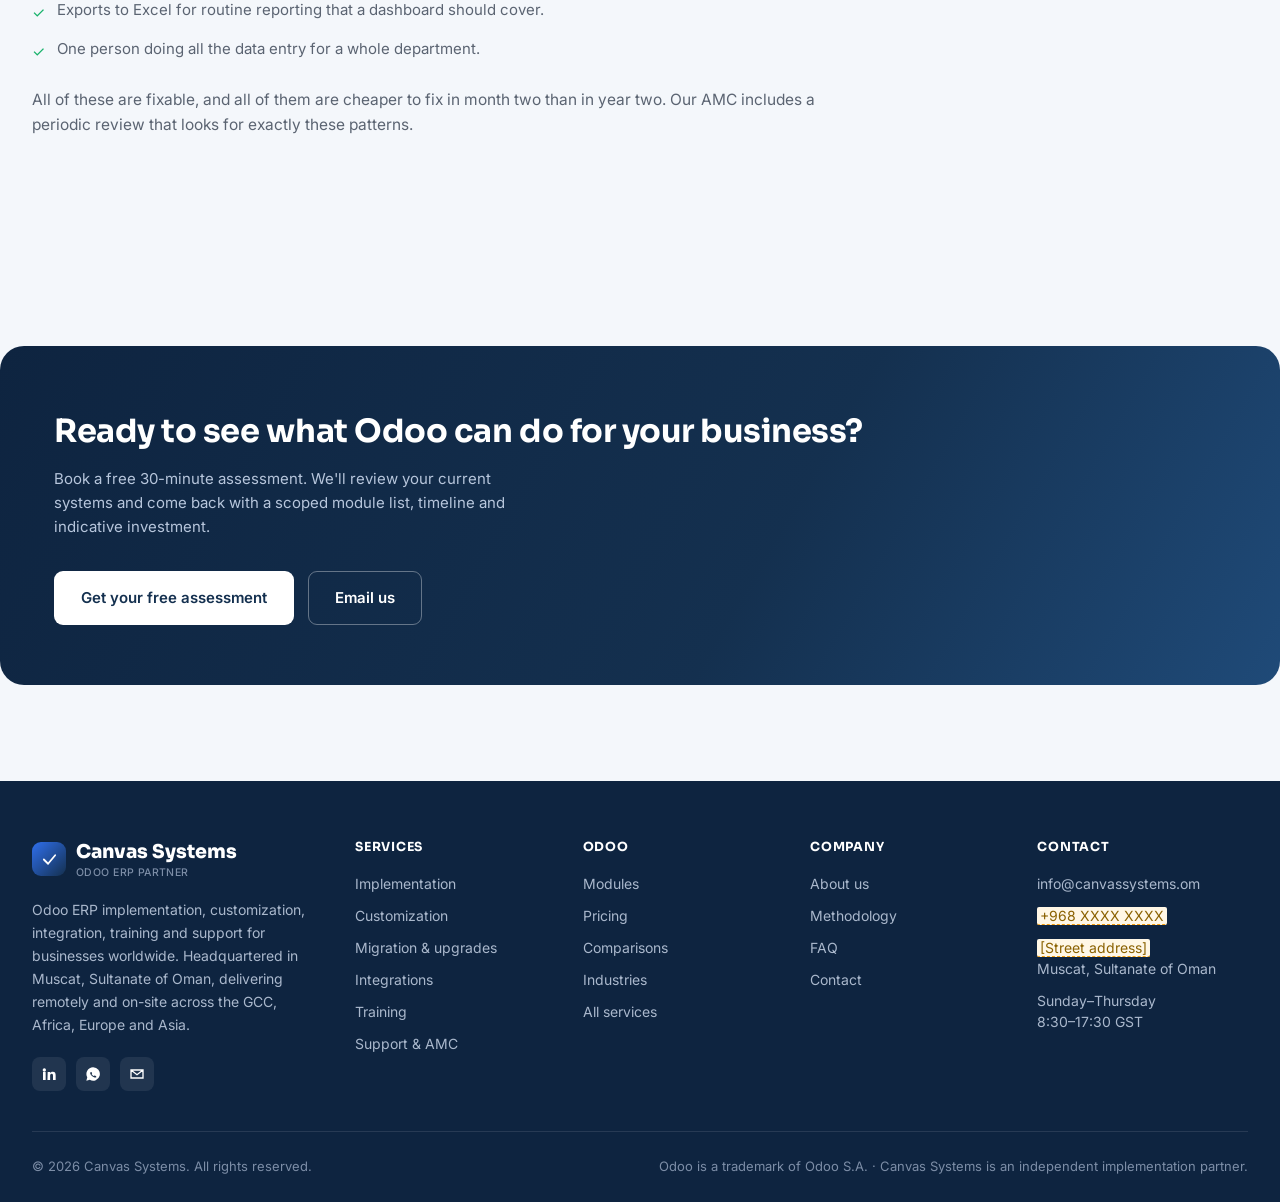
<file: training.html>
<!DOCTYPE html>
<html lang="en">
<head>
<meta charset="UTF-8">
<meta name="viewport" content="width=device-width, initial-scale=1.0">
<title>Odoo Training &amp; User Adoption | Canvas Systems</title>
<meta name="description" content="Role-based Odoo training, train-the-trainer sessions, written manuals and adoption support so your team actually uses the system.">
<meta property="og:title" content="Odoo Training &amp; User Adoption | Canvas Systems">
<meta property="og:description" content="Role-based Odoo training, train-the-trainer sessions, written manuals and adoption support so your team actually uses the system.">
<meta property="og:type" content="website">
<meta name="theme-color" content="#14304F">
<link rel="preconnect" href="https://fonts.googleapis.com">
<link rel="preconnect" href="https://fonts.gstatic.com" crossorigin>
<link href="https://fonts.googleapis.com/css2?family=Sora:wght@500;600;700;800&family=Inter:wght@400;500;600;700&display=swap" rel="stylesheet">
<link rel="stylesheet" href="assets/css/style.css">
</head>
<body data-page="service">

<a href="#main" class="skip">Skip to content</a>

<div class="announce">
  <div class="wrap">
    <span class="msg">Get a 30-minute Odoo assessment for your business.</span>
    <a href="contact.html" class="try">Book now</a>
  </div>
</div>

<header>
  <nav class="nav">
    <a href="index.html" class="logo">
      <span class="logo-mark"><svg viewBox="0 0 24 24" fill="none"><path d="M4 12L10 18L20 6" stroke="#fff" stroke-width="2.5" stroke-linecap="round" stroke-linejoin="round"/></svg></span>
      <span>Canvas Systems<small>Odoo ERP Partner</small></span>
    </a>
    <div class="nav-links centered" id="navLinks">
      <div class="nav-item active">
        <button type="button" aria-expanded="false">Services</button>
        <div class="dropdown">
          <div class="dropdown-title">Odoo services</div>
          <a href="services.html"><strong>All services</strong><span>The full delivery lifecycle</span></a>
          <a href="implementation.html"><strong>Implementation</strong><span>End-to-end ERP rollout</span></a>
          <a href="customization.html"><strong>Customization</strong><span>Modules built to your process</span></a>
          <a href="migration.html"><strong>Migration &amp; upgrades</strong><span>Move your data and version</span></a>
          <a href="integration.html"><strong>Integrations</strong><span>Connect your other systems</span></a>
          <a href="training.html"><strong>Training</strong><span>Get your team using it</span></a>
          <a href="support.html"><strong>Support &amp; AMC</strong><span>SLAs after go-live</span></a>
        </div>
      </div>
      <div class="nav-item">
        <button type="button" aria-expanded="false">Odoo</button>
        <div class="dropdown">
          <div class="dropdown-title">Explore Odoo</div>
          <a href="modules.html"><strong>Modules</strong><span>Apps we implement</span></a>
          <a href="pricing.html"><strong>Pricing</strong><span>Packages and licensing</span></a>
          <a href="comparisons.html"><strong>Comparisons</strong><span>Odoo vs SAP, NetSuite, Zoho</span></a>
        </div>
      </div>
      <a href="industries.html">Industries</a>
      <a href="about.html">About</a>
      <a href="contact.html">Contact</a>
    </div>
    <div class="nav-actions">
      <a href="tel:+968XXXXXXXX" class="btn btn-primary btn-sm">Call us</a>
    </div>
    <button class="nav-toggle" id="navToggle" aria-label="Toggle menu" aria-expanded="false" aria-controls="navLinks">
      <span></span><span></span><span></span>
    </button>
  </nav>
</header>

<div class="bg-anim" aria-hidden="true"><span></span><span></span><span></span><span></span></div>

<main id="main">

  <section class="page-hero">
    <div class="wrap">
      <div class="crumbs"><a href="index.html">Home</a><span>/</span><a href="services.html">Services</a><span>/</span><a href="training.html">Training</a></div>
      <div class="eyebrow">Training</div>
      <h1>The system only works if people use it</h1>
      <p>Most failed ERP projects are technically fine. They fail because the warehouse kept its spreadsheet, and within six months the data in Odoo stopped being true.</p>
      <div class="hero-ctas">
        <a href="contact.html" class="btn btn-white">Get your free assessment</a>
        <a href="services.html" class="btn btn-ghost">All services</a>
      </div>
    </div>
  </section>

  <section>
    <div class="wrap content-grid">
      <div class="prose reveal">
        <h2>How we train</h2>
        <p>Generic product training doesn't stick. People learn their own job, on their own data, in the system they'll log into on Monday. Every session we run is role-based and uses your configured staging environment, not a demo database.</p>
        <ul class="ticks">
          <li><span class="tick">&#10003;</span><span><strong>Role-based sessions.</strong> Separate tracks for Finance, Sales, Purchasing, Inventory, HR and Management — each covering only what that role does.</span></li>
          <li><span class="tick">&#10003;</span><span><strong>Hands-on practice.</strong> Every attendee works through real scenarios on staging, rather than watching a screen share.</span></li>
          <li><span class="tick">&#10003;</span><span><strong>Train-the-trainer.</strong> Internal champions taken deeper so you have in-house capability after we've gone.</span></li>
          <li><span class="tick">&#10003;</span><span><strong>Management training.</strong> A separate session on dashboards and reporting, so leadership pulls its own numbers instead of asking finance.</span></li>
          <li><span class="tick">&#10003;</span><span><strong>Written manuals.</strong> Quick-reference guides per role, in English and Arabic, kept with your configuration rather than generic Odoo documentation.</span></li>
          <li><span class="tick">&#10003;</span><span><strong>Refresher sessions.</strong> Available after go-live for new hires or when a new module comes online.</span></li>
        </ul>

        <div class="callout">
          <strong>Adoption is a leadership decision</strong>
          The single strongest predictor of adoption is whether management stops accepting the old reports. If the spreadsheet is still accepted at the Monday meeting, the spreadsheet survives — and the ERP data quietly rots.
        </div>

        <h3>When training happens</h3>
        <p>Training sits in Phase 5, after UAT and before go-live. That order is deliberate: training on a system that's still changing wastes everybody's time, and training too long before go-live means it's forgotten by cutover.</p>

        <h3>Signs adoption is slipping</h3>
        <ul class="ticks">
          <li><span class="tick">&#10003;</span><span>Stock adjustments rising month over month — someone is reconciling reality to the system instead of recording it.</span></li>
          <li><span class="tick">&#10003;</span><span>Sales orders created after the delivery has already gone out.</span></li>
          <li><span class="tick">&#10003;</span><span>Exports to Excel for routine reporting that a dashboard should cover.</span></li>
          <li><span class="tick">&#10003;</span><span>One person doing all the data entry for a whole department.</span></li>
        </ul>
        <p>All of these are fixable, and all of them are cheaper to fix in month two than in year two. Our AMC includes a periodic review that looks for exactly these patterns.</p>
</div>
      <aside class="sidebar">
      <div class="side-card dark">
        <h4>Not sure where to start?</h4>
        <p>A 30-minute call is usually enough to tell you whether Odoo fits, which modules you need, and roughly what it costs.</p>
        <a href="contact.html" class="btn btn-white">Book a free assessment</a>
      </div>
      <div class="side-card">
        <h4>Related services</h4>
        <div class="side-links">
        <a href="implementation.html">Implementation</a>
        <a href="support.html">Support &amp; AMC</a>
        <a href="modules.html">Odoo modules</a>
        <a href="about.html">Our methodology</a>
        </div>
      </div>
      <div class="side-card">
        <h4>Talk to a consultant</h4>
        <p>Prefer to speak to someone directly? We reply within one business day.</p>
        <a href="mailto:info@canvassystems.om" class="btn btn-outline">info@canvassystems.om</a>
      </div>
    </aside>
    </div>
  </section>

  <section>
    <div class="cta-banner reveal">
      <div>
        <h2>Ready to see what Odoo can do for your business?</h2>
        <p>Book a free 30-minute assessment. We'll review your current systems and come back with a scoped module list, timeline and indicative investment.</p>
      </div>
      <div class="cta-actions">
        <a href="contact.html" class="btn btn-white">Get your free assessment</a>
        <a href="mailto:info@canvassystems.om" class="btn btn-ghost">Email us</a>
      </div>
    </div>
  </section>

</main>

<footer>
  <div class="wrap">
    <div class="footer-top">
      <div class="footer-brand">
        <a href="index.html" class="logo">
      <span class="logo-mark"><svg viewBox="0 0 24 24" fill="none"><path d="M4 12L10 18L20 6" stroke="#fff" stroke-width="2.5" stroke-linecap="round" stroke-linejoin="round"/></svg></span>
      <span>Canvas Systems<small>Odoo ERP Partner</small></span>
    </a>
        <p>Odoo ERP implementation, customization, integration, training and support for businesses worldwide. Headquartered in Muscat, Sultanate of Oman, delivering remotely and on-site across the GCC, Africa, Europe and Asia.</p>
        <div class="footer-social">
          <a href="#" aria-label="LinkedIn"><svg viewBox="0 0 24 24" fill="currentColor"><path d="M4.98 3.5a2.5 2.5 0 100 5 2.5 2.5 0 000-5zM3 9h4v12H3zM10 9h3.8v1.7h.05c.53-1 1.83-2.05 3.75-2.05C21.4 8.65 22 11 22 14.2V21h-4v-6c0-1.43-.03-3.27-2-3.27-2 0-2.3 1.56-2.3 3.17V21h-4z"/></svg></a>
          <a href="https://wa.me/968XXXXXXXX" aria-label="WhatsApp" target="_blank" rel="noopener"><svg viewBox="0 0 24 24" fill="currentColor"><path d="M12 2a10 10 0 00-8.6 15L2 22l5.2-1.4A10 10 0 1012 2zm5.5 14.1c-.2.6-1.2 1.2-1.7 1.2-.5.1-1 .1-1.6-.1-.4-.1-.9-.3-1.5-.6a11 11 0 01-4.2-3.9c-.3-.5-.7-1.2-.7-2s.4-1.2.6-1.4c.2-.2.4-.3.6-.3h.4c.1 0 .3 0 .5.4l.7 1.6c.1.1.1.3 0 .4l-.2.4-.3.3c-.1.1-.2.2-.1.4a6.6 6.6 0 003 2.6c.2.1.4.1.5-.1l.6-.7c.1-.2.3-.2.5-.1l1.6.8c.2.1.4.2.4.3s0 .5-.1.8z"/></svg></a>
          <a href="mailto:info@canvassystems.om" aria-label="Email"><svg viewBox="0 0 24 24" fill="none" stroke="currentColor" stroke-width="2"><path d="M3 6l9 7 9-7M3 6v12h18V6H3z"/></svg></a>
        </div>
      </div>
      <div class="footer-col">
        <h5>Services</h5>
        <a href="implementation.html">Implementation</a>
        <a href="customization.html">Customization</a>
        <a href="migration.html">Migration &amp; upgrades</a>
        <a href="integration.html">Integrations</a>
        <a href="training.html">Training</a>
        <a href="support.html">Support &amp; AMC</a>
      </div>
      <div class="footer-col">
        <h5>Odoo</h5>
        <a href="modules.html">Modules</a>
        <a href="pricing.html">Pricing</a>
        <a href="comparisons.html">Comparisons</a>
        <a href="industries.html">Industries</a>
        <a href="services.html">All services</a>
      </div>
      <div class="footer-col">
        <h5>Company</h5>
        <a href="about.html">About us</a>
        <a href="about.html#methodology">Methodology</a>
        <a href="about.html#faq">FAQ</a>
        <a href="contact.html">Contact</a>
      </div>
      <div class="footer-col">
        <h5>Contact</h5>
        <a href="mailto:info@canvassystems.om">info@canvassystems.om</a>
        <a href="tel:+968XXXXXXXX"><span class="ph">+968 XXXX XXXX</span></a>
        <p><span class="ph">[Street address]</span><br>Muscat, Sultanate of Oman</p>
        <p>Sunday–Thursday<br>8:30–17:30 GST</p>
      </div>
    </div>
    <div class="footer-bottom">
      <span>&copy; <span id="year">2026</span> Canvas Systems. All rights reserved.</span>
      <span>Odoo is a trademark of Odoo S.A. &middot; Canvas Systems is an independent implementation partner.</span>
    </div>
  </div>
</footer>

<a class="wa" href="https://wa.me/968XXXXXXXX" aria-label="Chat on WhatsApp" target="_blank" rel="noopener"><svg viewBox="0 0 24 24" fill="currentColor"><path d="M12 2a10 10 0 00-8.6 15L2 22l5.2-1.4A10 10 0 1012 2zm5.5 14.1c-.2.6-1.2 1.2-1.7 1.2-.5.1-1 .1-1.6-.1-.4-.1-.9-.3-1.5-.6a11 11 0 01-4.2-3.9c-.3-.5-.7-1.2-.7-2s.4-1.2.6-1.4c.2-.2.4-.3.6-.3h.4c.1 0 .3 0 .5.4l.7 1.6c.1.1.1.3 0 .4l-.2.4-.3.3c-.1.1-.2.2-.1.4a6.6 6.6 0 003 2.6c.2.1.4.1.5-.1l.6-.7c.1-.2.3-.2.5-.1l1.6.8c.2.1.4.2.4.3s0 .5-.1.8z"/></svg></a>

<script src="assets/js/main.js"></script>
</body>
</html>
</file>
<file: assets/css/style.css>
/* ==========================================================================
   Canvas Systems — global stylesheet
   Shared by every page. Edit here, not in the individual HTML files.
   ========================================================================== */

:root{
  --navy:#14304F;
  --navy-deep:#0E2440;
  --ink:#101828;
  --slate:#5B6472;
  --slate-light:#8A93A3;
  --bg:#F4F7FB;      /* page background — soft light tint, not stark white */
  --surface:#FFFFFF; /* cards, forms, dropdowns sit above the page */
  --bg-soft:#E9F0F8; /* alternating band, one step deeper than --bg */
  --accent:#2F6FED;
  --accent-light:#EAF1FE;
  --good:#17B26A;
  --amber:#F59E0B;
  --border:#E4E9F0;
  --radius:14px;
  --max:1360px;
}
*{box-sizing:border-box; margin:0; padding:0;}
html{scroll-behavior:smooth; scroll-padding-top:96px;}
@media (prefers-reduced-motion: reduce){
  html{scroll-behavior:auto;}
  *{animation-duration:.001ms !important; transition-duration:.001ms !important;}
  .reveal{opacity:1 !important; transform:none !important;}
}
html{ background:var(--bg); }
body{ font-family:'Inter',sans-serif; color:var(--ink); background:transparent; line-height:1.6; -webkit-font-smoothing:antialiased; }
h1,h2,h3,h4,h5{ font-family:'Sora',sans-serif; font-weight:700; letter-spacing:-.015em; color:var(--ink); }
a{ color:inherit; text-decoration:none; }
img,svg{ display:block; max-width:100%; }
ul{ list-style:none; }
.wrap{ max-width:var(--max); margin:0 auto; padding:0 32px; }
.eyebrow{ font-size:13px; font-weight:700; letter-spacing:.06em; text-transform:uppercase; color:var(--accent); margin-bottom:12px; }
.badge{
  display:inline-flex; align-items:center; gap:8px; background:var(--accent-light); color:var(--accent);
  font-size:13px; font-weight:600; padding:7px 14px; border-radius:100px; margin-bottom:20px;
}
.badge .dot{ width:6px; height:6px; border-radius:50%; background:var(--accent); }
.skip{ position:absolute; left:-9999px; top:0; background:var(--accent); color:#fff; padding:12px 20px; z-index:300; font-weight:600; }
.skip:focus{ left:0; }
/* Placeholder convention — mirrors the [bracket] fields in the Canvas proposal docs */
.ph{ background:#FFF7E6; border-bottom:1px dashed var(--amber); padding:0 3px; border-radius:2px; color:#8A6100; }

/* ---------- Buttons ---------- */
.btn{
  display:inline-flex; align-items:center; justify-content:center; gap:8px;
  padding:14px 26px; border-radius:9px; font-size:15px; font-weight:600;
  border:1px solid transparent; cursor:pointer;
  transition:transform .15s ease, background .15s ease, box-shadow .15s ease, border-color .15s ease;
  white-space:nowrap;
}
.btn:focus-visible{ outline:2px solid var(--accent); outline-offset:2px; }
.btn-primary{ background:var(--accent); color:#fff; box-shadow:0 8px 20px -8px rgba(47,111,237,.55); }
.btn-primary:hover{ background:#255bc7; transform:translateY(-1px); }
.btn-outline{ border-color:var(--border); color:var(--ink); background:var(--surface); }
.btn-outline:hover{ border-color:var(--navy); }
.btn-white{ background:#fff; color:var(--navy); }
.btn-white:hover{ transform:translateY(-1px); box-shadow:0 10px 24px -10px rgba(0,0,0,.35); }
.btn-ghost{ border-color:rgba(255,255,255,.35); color:#fff; }
.btn-ghost:hover{ border-color:#fff; background:rgba(255,255,255,.08); }
.btn-sm{ padding:10px 18px; font-size:14px; }
.btn-icon{ font-size:16px; line-height:1; }

/* ---------- Top bar ---------- */
.topbar{ background:var(--navy-deep); color:#C6D3E4; font-size:13px; }
.topbar .wrap{ display:flex; align-items:center; justify-content:space-between; gap:16px; padding-top:9px; padding-bottom:9px; }
.topbar-contact{ display:flex; gap:26px; flex-wrap:wrap; }
.topbar a{ display:inline-flex; align-items:center; gap:7px; }
.topbar a:hover{ color:#fff; }
.topbar svg{ width:14px; height:14px; opacity:.75; }
.topbar-note{ display:flex; align-items:center; gap:7px; color:#8FB3F5; font-weight:600; }

/* ---------- Header + dropdown nav ---------- */
header{ position:sticky; top:0; z-index:100; background:var(--header-bg,rgba(255,255,255,.95)); backdrop-filter:blur(10px); border-bottom:1px solid var(--border); }
.nav{ display:flex; align-items:center; justify-content:space-between; gap:20px; padding:14px 28px; max-width:1920px; margin:0 auto; }
.logo{ display:flex; align-items:center; gap:10px; font-family:'Sora',sans-serif; font-weight:800; font-size:19px; color:var(--navy); }
.logo-mark{ width:34px; height:34px; border-radius:9px; background:linear-gradient(135deg,var(--accent),var(--navy)); display:flex; align-items:center; justify-content:center; flex-shrink:0; }
.logo-mark svg{ width:17px; height:17px; }
.logo small{ display:block; font-family:'Inter',sans-serif; font-size:10.5px; font-weight:500; color:var(--slate-light); letter-spacing:.04em; text-transform:uppercase; margin-top:-2px; }
.nav-links{ display:flex; align-items:center; gap:6px; font-size:14.5px; font-weight:600; color:var(--slate); }
.nav-links > a, .nav-item > button{
  display:inline-flex; align-items:center; gap:6px; padding:9px 12px; border-radius:8px;
  font:inherit; color:inherit; background:none; border:none; cursor:pointer;
}
.nav-links > a:hover, .nav-item > button:hover{ color:var(--navy); background:var(--bg-soft); }
.nav-links > a.active, .nav-item.active > button{ color:var(--accent); }
.nav-item{ position:relative; }
.nav-item > button::after{ content:""; width:6px; height:6px; border-right:1.6px solid currentColor; border-bottom:1.6px solid currentColor; transform:rotate(45deg) translateY(-2px); }
.dropdown{
  position:absolute; top:calc(100% + 10px); left:0; min-width:250px;
  background:var(--surface); border:1px solid var(--border); border-radius:12px;
  box-shadow:0 24px 48px -24px rgba(20,48,79,.4); padding:10px;
  opacity:0; visibility:hidden; transform:translateY(-6px);
  transition:opacity .18s ease, transform .18s ease, visibility .18s;
}
.nav-item:hover .dropdown, .nav-item:focus-within .dropdown, .nav-item.open .dropdown{ opacity:1; visibility:visible; transform:translateY(0); }
.dropdown a{ display:block; padding:9px 12px; border-radius:8px; font-size:14px; font-weight:500; color:var(--slate); }
.dropdown a:hover{ background:var(--accent-light); color:var(--accent); }
.dropdown a strong{ display:block; font-weight:600; font-size:14px; color:var(--ink); }
.dropdown a:hover strong{ color:var(--accent); }
.dropdown a span{ display:block; font-size:12.5px; color:var(--slate-light); margin-top:1px; }
.dropdown-title{ font-size:11px; font-weight:700; text-transform:uppercase; letter-spacing:.06em; color:var(--slate-light); padding:8px 12px 4px; }
.nav-actions{ display:flex; align-items:center; gap:12px; }
.nav-toggle{ display:none; background:none; border:none; cursor:pointer; padding:4px; }
.nav-toggle span{ display:block; width:22px; height:2px; background:var(--navy); margin:5px 0; }

/* ---------- Hero (home) ---------- */
.hero{ padding:70px 0 0; background:linear-gradient(180deg,var(--bg-soft) 0%,#fff 70%); }
.hero-grid{ display:grid; grid-template-columns:1fr .92fr; gap:56px; align-items:center; }
.hero h1{ font-size:clamp(33px,3.9vw,56px); line-height:1.1; margin-bottom:20px; }
.hero h1 .accent{ color:var(--accent); }
.hero p.sub{ font-size:17.5px; color:var(--slate); max-width:620px; margin-bottom:28px; }
.hero-ctas{ display:flex; gap:14px; flex-wrap:wrap; margin-bottom:24px; }
.hero-check{ display:flex; gap:22px; flex-wrap:wrap; font-size:13.5px; color:var(--slate); font-weight:500; }
.hero-check span{ display:inline-flex; align-items:center; gap:7px; }
.hero-check .t{ color:var(--good); font-weight:700; }

/* Dashboard mockup */
.mockup{ background:var(--surface); border-radius:16px; border:1px solid var(--border); box-shadow:0 30px 60px -25px rgba(20,48,79,.25); overflow:hidden; }
.mockup-bar{ display:flex; align-items:center; gap:6px; padding:12px 16px; border-bottom:1px solid var(--border); background:var(--bg-soft); }
.mockup-bar span{ width:9px; height:9px; border-radius:50%; background:#D7DCE4; }
.mockup-body{ display:grid; grid-template-columns:64px 1fr; min-height:320px; }
.mockup-side{ background:var(--navy-deep); padding:18px 0; display:flex; flex-direction:column; align-items:center; gap:16px; }
.mockup-side .side-logo{ width:22px; height:22px; border-radius:6px; background:var(--accent); margin-bottom:8px; }
.mockup-side i{ width:20px; height:20px; border-radius:6px; background:rgba(255,255,255,.14); }
.mockup-side i.on{ background:var(--accent); }
.mockup-main{ padding:22px 24px; }
.mockup-stats{ display:grid; grid-template-columns:repeat(3,1fr); gap:12px; margin-bottom:20px; }
.mockup-stat{ background:var(--bg-soft); border:1px solid var(--border); border-radius:10px; padding:12px 14px; }
.mockup-stat .label{ font-size:11px; color:var(--slate-light); margin-bottom:6px; }
.mockup-stat .value{ font-family:'Sora',sans-serif; font-weight:700; font-size:17px; }
.mockup-stat .value.up{ color:var(--good); }
.mockup-chart{ background:var(--bg-soft); border:1px solid var(--border); border-radius:10px; padding:18px 18px 14px; }
.mockup-chart-head{ display:flex; justify-content:space-between; margin-bottom:14px; }
.mockup-chart-head .t{ font-size:12.5px; font-weight:600; color:var(--slate); }
.bars{ display:flex; align-items:flex-end; gap:10px; height:110px; }
.bars i{ flex:1; background:linear-gradient(180deg,var(--accent),#A9C4F7); border-radius:5px 5px 0 0; opacity:0; transform-origin:bottom; animation:barGrow .7s ease forwards; }
@keyframes barGrow{ from{transform:scaleY(0); opacity:0;} to{transform:scaleY(1); opacity:1;} }

/* ---------- Page hero (inner pages) ---------- */
.page-hero{ background:linear-gradient(120deg,var(--navy-deep),var(--navy) 65%,#1F4A78); color:#fff; padding:56px 0 64px; }
.page-hero .eyebrow{ color:#8FB3F5; }
.page-hero h1{ color:#fff; font-size:clamp(30px,3.6vw,44px); line-height:1.12; max-width:760px; }
.page-hero p{ color:#B7C6DC; font-size:16.5px; max-width:640px; margin-top:16px; }
.page-hero .hero-ctas{ margin-top:28px; margin-bottom:0; }
.crumbs{ display:flex; gap:8px; align-items:center; font-size:13px; color:#8FA6C4; margin-bottom:18px; flex-wrap:wrap; }
.crumbs a:hover{ color:#fff; }
.crumbs span{ opacity:.5; }

/* ---------- Stat strip ---------- */
.statbar{ margin-top:64px; border-top:1px solid var(--border); background:var(--surface); }
.statbar .wrap, .statbar .wrap-wide{ display:grid; grid-template-columns:repeat(4,1fr); padding-left:0; padding-right:0; }
.statbar .s{ padding:30px 24px; text-align:center; border-right:1px solid var(--border); }
.statbar .s:last-child{ border-right:none; }
.statbar .n{ font-family:'Sora',sans-serif; font-weight:800; font-size:clamp(24px,2.8vw,32px); color:var(--navy); letter-spacing:-.02em; }
.statbar .l{ font-size:13.5px; color:var(--slate); margin-top:4px; }
.statbar.on-dark{ margin-top:0; border-top:none; background:transparent; }
.statbar.on-dark .s{ border-color:rgba(255,255,255,.16); }
.statbar.on-dark .n{ color:#fff; }
.statbar.on-dark .l{ color:#B7C6DC; }

/* ---------- Section shared ---------- */
section{ padding:96px 0; }
.section-head{ max-width:680px; margin:0 auto 52px; text-align:center; }
.section-head.left{ text-align:left; margin:0 0 52px; }
.section-head h2{ font-size:clamp(28px,3.2vw,38px); line-height:1.15; }
.section-head p{ color:var(--slate); margin-top:14px; font-size:16px; }
.soft{ background:var(--bg-soft); }
.tight{ padding-top:0; }

/* ---------- Card grids ---------- */
.grid-2{ display:grid; grid-template-columns:repeat(2,1fr); gap:24px; }
.grid-3{ display:grid; grid-template-columns:repeat(3,1fr); gap:24px; }
.grid-4{ display:grid; grid-template-columns:repeat(4,1fr); gap:20px; }
.card{ background:var(--surface); border:1px solid var(--border); border-radius:var(--radius); padding:28px 24px; transition:transform .2s ease, box-shadow .2s ease, border-color .2s ease; }
.card:hover{ transform:translateY(-4px); box-shadow:0 20px 40px -22px rgba(20,48,79,.25); border-color:transparent; }
.card .icon{ width:44px; height:44px; border-radius:10px; background:var(--accent-light); color:var(--accent); display:flex; align-items:center; justify-content:center; margin-bottom:16px; }
.card .icon svg{ width:22px; height:22px; }
.card h3{ font-size:17px; margin-bottom:9px; }
.card p{ font-size:14.5px; color:var(--slate); }
.card .step-n{ font-family:'Sora',sans-serif; font-weight:800; font-size:13px; color:var(--accent); letter-spacing:.06em; margin-bottom:10px; }
.card .more{ display:inline-flex; align-items:center; gap:6px; margin-top:14px; font-size:13.5px; font-weight:600; color:var(--accent); }
.card .more::after{ content:"→"; transition:transform .2s ease; }
.card:hover .more::after{ transform:translateX(3px); }
a.card{ display:block; }

/* ---------- Modules ---------- */
.mod-grid{ display:grid; grid-template-columns:repeat(3,1fr); gap:18px; }
.mod{ border:1px solid var(--border); border-radius:12px; padding:22px 20px; background:var(--surface); transition:border-color .2s ease, box-shadow .2s ease; }
.mod:hover{ border-color:var(--accent); box-shadow:0 16px 32px -24px rgba(47,111,237,.6); }
.mod-head{ display:flex; align-items:center; gap:10px; margin-bottom:9px; }
.mod-head .ic{ width:32px; height:32px; border-radius:8px; background:var(--accent-light); color:var(--accent); display:flex; align-items:center; justify-content:center; flex-shrink:0; }
.mod-head .ic svg{ width:17px; height:17px; }
.mod h3{ font-size:15.5px; }
.mod p{ font-size:13.8px; color:var(--slate); }
.mod .opt{ font-size:10.5px; font-weight:700; color:var(--slate-light); border:1px solid var(--border); border-radius:100px; padding:2px 8px; margin-left:auto; text-transform:uppercase; letter-spacing:.04em; }

/* ---------- Industries ---------- */
.industries-grid{ display:grid; grid-template-columns:repeat(4,1fr); gap:18px; }
.industry-card{ border:1px solid var(--border); border-radius:12px; padding:26px 18px; text-align:center; background:var(--surface); transition:border-color .2s ease, background .2s ease, transform .2s ease; }
.industry-card:hover{ border-color:var(--accent); background:var(--accent-light); transform:translateY(-3px); }
.industry-card .icon{ width:36px; height:36px; margin:0 auto 12px; color:var(--navy); }
.industry-card span{ font-size:14.5px; font-weight:600; display:block; }
.industry-card small{ display:block; font-size:12.5px; color:var(--slate-light); margin-top:6px; font-weight:500; line-height:1.45; }

/* ---------- Tables ---------- */
.table-scroll{ overflow-x:auto; border:1px solid var(--border); border-radius:var(--radius); background:var(--surface); }
table{ width:100%; border-collapse:collapse; min-width:660px; }
thead th{ text-align:left; font-family:'Sora',sans-serif; font-size:12.5px; font-weight:700; text-transform:uppercase; letter-spacing:.05em; color:var(--slate-light); padding:16px 22px; background:var(--bg-soft); border-bottom:1px solid var(--border); }
thead th.hl{ color:var(--accent); }
tbody td{ padding:16px 22px; font-size:14.5px; color:var(--slate); border-bottom:1px solid var(--border); vertical-align:top; }
tbody tr:last-child td{ border-bottom:none; }
tbody tr:hover{ background:#FAFCFF; }
td.rowlabel{ color:var(--ink); font-weight:600; white-space:nowrap; }
td.hl{ color:var(--ink); font-weight:500; background:rgba(234,241,254,.42); }

/* ---------- Why band ---------- */
.why{ background:var(--navy-deep); color:#fff; }
.why-grid{ display:grid; grid-template-columns:.9fr 1.1fr; gap:60px; align-items:center; }
.why .eyebrow{ color:#8FB3F5; }
.why h2{ color:#fff; font-size:clamp(26px,3vw,34px); margin-bottom:18px; }
.why p.lead{ color:#AAB8CC; font-size:15.5px; max-width:440px; }
.cap-grid{ display:grid; grid-template-columns:1fr 1fr; gap:22px 28px; }
.cap-item{ display:flex; gap:12px; align-items:flex-start; }
.cap-item .check{ flex-shrink:0; width:22px; height:22px; border-radius:50%; background:rgba(23,177,106,.18); color:var(--good); display:flex; align-items:center; justify-content:center; font-size:12px; margin-top:2px; }
.cap-item h4{ color:#fff; font-size:15px; margin-bottom:4px; }
.cap-item p{ color:#94A3B8; font-size:13.5px; }

/* ---------- Process ---------- */
.process-track{ display:grid; grid-template-columns:repeat(3,1fr); gap:34px 26px; }
.process-step .num{ width:44px; height:44px; border-radius:50%; background:var(--surface); border:2px solid var(--accent); color:var(--accent); font-family:'Sora',sans-serif; font-weight:700; font-size:15px; display:flex; align-items:center; justify-content:center; margin-bottom:16px; }
.process-step .week{ font-size:11.5px; font-weight:700; letter-spacing:.06em; text-transform:uppercase; color:var(--accent); margin-bottom:6px; }
.process-step h4{ font-size:16.5px; margin-bottom:8px; }
.process-step p{ font-size:14px; color:var(--slate); }
.process-step .deliv{ margin-top:10px; font-size:12.5px; color:var(--slate-light); border-left:2px solid var(--border); padding-left:10px; }
.process-note{ margin-top:44px; padding:18px 22px; background:var(--surface); border:1px solid var(--border); border-radius:12px; font-size:14.5px; color:var(--slate); display:flex; gap:12px; align-items:flex-start; }
.process-note strong{ color:var(--ink); }

/* ---------- Plans ---------- */
.plan-grid{ display:grid; grid-template-columns:repeat(3,1fr); gap:24px; align-items:stretch; }
.plan{ border:1px solid var(--border); border-radius:var(--radius); padding:30px 26px; display:flex; flex-direction:column; background:var(--surface); }
.plan.featured{ border-color:var(--accent); box-shadow:0 22px 44px -28px rgba(47,111,237,.5); position:relative; }
.plan.featured::after{ content:"Most chosen"; position:absolute; top:-11px; left:26px; background:var(--accent); color:#fff; font-size:11.5px; font-weight:700; letter-spacing:.04em; text-transform:uppercase; padding:4px 12px; border-radius:100px; }
.plan h3{ font-size:18px; margin-bottom:4px; }
.plan .who{ font-size:13.5px; color:var(--slate-light); margin-bottom:16px; }
.plan .sla{ font-size:13.5px; font-weight:600; color:var(--accent); margin-bottom:18px; }
.plan .price{ font-family:'Sora',sans-serif; font-weight:800; font-size:26px; color:var(--navy); margin-bottom:2px; }
.plan .price-note{ font-size:12.5px; color:var(--slate-light); margin-bottom:20px; }
.plan ul{ display:flex; flex-direction:column; gap:11px; margin-bottom:24px; }
.plan li{ display:flex; gap:10px; font-size:14.3px; color:var(--slate); }
.plan li .tick{ color:var(--good); flex-shrink:0; font-size:13px; margin-top:3px; }
.plan .btn{ margin-top:auto; }
.terms-note{ margin-top:28px; text-align:center; font-size:13.5px; color:var(--slate-light); }

/* ---------- Case studies / quotes ---------- */
.case-grid{ display:grid; grid-template-columns:repeat(3,1fr); gap:24px; }
.case{ border:1px solid var(--border); border-radius:var(--radius); overflow:hidden; background:var(--surface); display:flex; flex-direction:column; }
.case-top{ background:linear-gradient(135deg,var(--navy-deep),var(--navy)); color:#fff; padding:26px 24px; }
.case-top .metric{ font-family:'Sora',sans-serif; font-weight:800; font-size:30px; letter-spacing:-.02em; }
.case-top .metric-l{ font-size:13.5px; color:#B7C6DC; margin-top:2px; }
.case-body{ padding:22px 24px; }
.case-body .sector{ font-size:11.5px; font-weight:700; text-transform:uppercase; letter-spacing:.06em; color:var(--accent); margin-bottom:8px; }
.case-body h3{ font-size:16px; margin-bottom:8px; }
.case-body p{ font-size:14px; color:var(--slate); }

.quote-grid{ display:grid; grid-template-columns:repeat(3,1fr); gap:24px; }
.quote{ background:var(--surface); border:1px solid var(--border); border-radius:var(--radius); padding:28px 26px; display:flex; flex-direction:column; }
.quote .mark{ font-family:'Sora',sans-serif; font-size:42px; line-height:1; color:var(--accent-light); margin-bottom:6px; }
.quote p{ font-size:14.8px; color:var(--slate); margin-bottom:22px; }
.quote .who{ display:flex; align-items:center; gap:12px; margin-top:auto; }
.quote .av{ width:40px; height:40px; border-radius:50%; background:linear-gradient(135deg,var(--accent),var(--navy)); flex-shrink:0; }
.quote .nm{ font-size:14.5px; font-weight:600; color:var(--ink); }
.quote .rl{ font-size:13px; color:var(--slate-light); }

/* ---------- Article / two-column content ---------- */
.content-grid{ display:grid; grid-template-columns:1fr 340px; gap:56px; align-items:start; }
.prose{ max-width:860px; }
.prose h2{ font-size:26px; margin:0 0 16px; }
.prose h3{ font-size:19px; margin:34px 0 12px; }
.prose p{ font-size:15.5px; color:var(--slate); margin-bottom:16px; }
.prose ul.ticks{ display:flex; flex-direction:column; gap:12px; margin:20px 0 24px; }
.prose ul.ticks li{ display:flex; gap:12px; font-size:15px; color:var(--slate); }
.prose ul.ticks li .tick{ color:var(--good); flex-shrink:0; margin-top:3px; }
.prose ul.ticks li strong{ color:var(--ink); }
.prose ol.steps{ counter-reset:s; display:flex; flex-direction:column; gap:18px; margin:22px 0 26px; list-style:none; }
.prose ol.steps li{ counter-increment:s; position:relative; padding-left:44px; font-size:15px; color:var(--slate); }
.prose ol.steps li::before{
  content:counter(s); position:absolute; left:0; top:-1px; width:30px; height:30px; border-radius:50%;
  background:var(--accent-light); color:var(--accent); font-family:'Sora',sans-serif;
  font-weight:700; font-size:13px; display:flex; align-items:center; justify-content:center;
}
.prose ol.steps li strong{ color:var(--ink); display:block; margin-bottom:2px; }
.callout{ background:var(--accent-light); border-left:3px solid var(--accent); border-radius:0 10px 10px 0; padding:18px 22px; margin:26px 0; font-size:15px; color:var(--navy); }
.callout strong{ display:block; margin-bottom:4px; font-family:'Sora',sans-serif; }

.sidebar{ position:sticky; top:110px; display:flex; flex-direction:column; gap:20px; }
.side-card{ border:1px solid var(--border); border-radius:var(--radius); padding:26px 24px; background:var(--surface); }
.side-card.dark{ background:linear-gradient(135deg,var(--navy-deep),var(--navy)); border-color:transparent; color:#fff; }
.side-card.dark h4{ color:#fff; }
.side-card.dark p{ color:#B7C6DC; }
.side-card h4{ font-size:17px; margin-bottom:10px; }
.side-card p{ font-size:14px; color:var(--slate); margin-bottom:18px; }
.side-card .btn{ width:100%; }
.side-links a{ display:flex; align-items:center; justify-content:space-between; gap:10px; padding:11px 0; border-bottom:1px solid var(--border); font-size:14.5px; font-weight:500; color:var(--slate); }
.side-links a:last-child{ border-bottom:none; }
.side-links a:hover{ color:var(--accent); }
.side-links a::after{ content:"→"; color:var(--accent); }

/* ---------- Global reach ---------- */
.reach-grid{ display:grid; grid-template-columns:repeat(4,1fr); gap:20px; }
.reach{ border:1px solid var(--border); border-radius:12px; padding:24px 22px; background:var(--surface); }
.reach h4{ font-size:15.5px; margin-bottom:6px; }
.reach p{ font-size:13.8px; color:var(--slate); }
.reach .flagrow{ font-size:12.5px; color:var(--slate-light); margin-top:10px; }

/* ---------- CTA banner ---------- */
.cta-banner{
  background:linear-gradient(120deg,var(--navy-deep),var(--navy) 60%,#1F4A78);
  border-radius:24px; padding:60px 54px; display:flex; align-items:center; justify-content:space-between;
  gap:32px; flex-wrap:wrap; color:#fff; max-width:calc(var(--max) - 64px); margin:0 auto;
}
.cta-banner h2{ color:#fff; font-size:clamp(24px,2.8vw,32px); margin-bottom:10px; }
.cta-banner p{ color:#B7C6DC; font-size:15px; max-width:460px; }
.cta-actions{ display:flex; gap:14px; flex-wrap:wrap; }

/* ---------- FAQ ---------- */
.faq-list{ max-width:820px; margin:0 auto; border-top:1px solid var(--border); }
details{ border-bottom:1px solid var(--border); }
summary{ list-style:none; cursor:pointer; padding:22px 44px 22px 0; position:relative; font-family:'Sora',sans-serif; font-weight:600; font-size:16.5px; color:var(--ink); }
summary::-webkit-details-marker{ display:none; }
summary::after{ content:"+"; position:absolute; right:8px; top:50%; transform:translateY(-50%); font-size:22px; font-weight:500; color:var(--accent); line-height:1; }
details[open] summary::after{ content:"–"; }
summary:focus-visible{ outline:2px solid var(--accent); outline-offset:2px; border-radius:4px; }
details p{ padding:0 44px 24px 0; font-size:15px; color:var(--slate); margin-top:-6px; }

/* ---------- Contact ---------- */
.contact-grid{ display:grid; grid-template-columns:.85fr 1.15fr; gap:60px; }
.contact-info h2{ font-size:clamp(26px,3vw,34px); margin-bottom:16px; }
.contact-info>p{ color:var(--slate); font-size:15.5px; margin-bottom:28px; max-width:420px; }
.contact-detail{ display:flex; gap:14px; margin-bottom:18px; align-items:flex-start; }
.contact-detail .icon{ width:38px; height:38px; border-radius:9px; background:var(--accent-light); color:var(--accent); display:flex; align-items:center; justify-content:center; flex-shrink:0; }
.contact-detail .icon svg{ width:18px; height:18px; }
.contact-detail .label{ font-size:12px; color:var(--slate-light); text-transform:uppercase; letter-spacing:.05em; margin-bottom:2px; }
.contact-detail .val{ font-size:15px; font-weight:600; }
.contact-detail a.val:hover{ color:var(--accent); }
.contact-promise{ margin-top:28px; padding:18px 20px; background:var(--surface); border:1px solid var(--border); border-radius:12px; font-size:14px; color:var(--slate); }
.contact-promise strong{ color:var(--ink); display:block; margin-bottom:6px; font-family:'Sora',sans-serif; }

form{ background:var(--surface); border:1px solid var(--border); border-radius:16px; padding:34px; box-shadow:0 20px 50px -30px rgba(20,48,79,.3); }
form h3{ font-size:19px; margin-bottom:6px; }
form .form-sub{ font-size:14px; color:var(--slate-light); margin-bottom:24px; }
.field{ margin-bottom:16px; }
.field label{ display:block; font-size:13px; font-weight:600; margin-bottom:7px; }
.field input, .field textarea, .field select{
  width:100%; border:1px solid var(--border); border-radius:8px; padding:12px 14px;
  font-family:'Inter',sans-serif; font-size:14.5px; background:var(--bg-soft); color:var(--ink);
}
.field input:focus, .field textarea:focus, .field select:focus{ outline:2px solid var(--accent); outline-offset:1px; border-color:transparent; }
.field textarea{ resize:vertical; min-height:96px; }
.row-2{ display:grid; grid-template-columns:1fr 1fr; gap:16px; }
.form-note{ font-size:12.5px; color:var(--slate-light); margin-top:14px; text-align:center; }
.form-success{ display:none; font-size:14px; color:var(--good); margin-top:14px; font-weight:600; text-align:center; }

/* ---------- Footer ---------- */
footer{ background:var(--navy-deep); color:#AAB8CC; padding:56px 0 26px; }
footer .logo{ color:#fff; }
footer .logo small{ color:#7C8DA6; }
.footer-top{ display:grid; grid-template-columns:1.5fr 1fr 1fr 1fr 1.1fr; gap:36px; margin-bottom:40px; }
.footer-brand p{ font-size:14px; margin-top:16px; max-width:290px; line-height:1.65; }
.footer-social{ display:flex; gap:10px; margin-top:20px; }
.footer-social a{ width:34px; height:34px; border-radius:8px; background:rgba(255,255,255,.08); display:flex; align-items:center; justify-content:center; transition:background .2s ease; }
.footer-social a:hover{ background:var(--accent); }
.footer-social svg{ width:16px; height:16px; color:#fff; }
.footer-col h5{ font-size:12.5px; text-transform:uppercase; letter-spacing:.06em; color:#fff; margin-bottom:16px; }
.footer-col a, .footer-col p{ display:block; font-size:14px; margin-bottom:11px; line-height:1.5; }
.footer-col a:hover{ color:#fff; }
.footer-bottom{ display:flex; justify-content:space-between; align-items:center; flex-wrap:wrap; gap:12px; padding-top:24px; border-top:1px solid rgba(255,255,255,.1); font-size:13px; color:#7C8DA6; }
.footer-bottom a:hover{ color:#fff; }

/* ---------- Floating WhatsApp ---------- */
.wa{
  position:fixed; right:20px; bottom:20px; z-index:150; width:54px; height:54px; border-radius:50%;
  background:#25D366; display:flex; align-items:center; justify-content:center;
  box-shadow:0 12px 28px -8px rgba(37,211,102,.7); transition:transform .2s ease;
}
.wa:hover{ transform:scale(1.06); }
.wa svg{ width:28px; height:28px; color:#fff; }

/* ---------- Reveal ---------- */
.reveal{ opacity:0; transform:translateY(16px); transition:opacity .6s ease, transform .6s ease; }
.reveal.in{ opacity:1; transform:translateY(0); }

/* ---------- Responsive ---------- */
@media (max-width:1100px){
  .footer-top{ grid-template-columns:1fr 1fr 1fr; }
  .content-grid{ grid-template-columns:1fr; }
  .sidebar{ position:static; }
}
@media (max-width:980px){
  .topbar-note{ display:none; }
  .grid-3, .grid-4, .mod-grid, .case-grid, .quote-grid, .reach-grid{ grid-template-columns:1fr 1fr; }
  .industries-grid{ grid-template-columns:repeat(3,1fr); }
  .process-track{ grid-template-columns:1fr 1fr; }
  .plan-grid{ grid-template-columns:1fr; }
  .statbar .wrap{ grid-template-columns:1fr 1fr; }
  .statbar .s:nth-child(2){ border-right:none; }
  .statbar .s:nth-child(1),.statbar .s:nth-child(2){ border-bottom:1px solid var(--border); }
  .statbar.on-dark .s:nth-child(1),.statbar.on-dark .s:nth-child(2){ border-bottom-color:rgba(255,255,255,.16); }
  .why-grid, .contact-grid{ grid-template-columns:1fr; }
  .hero-grid{ grid-template-columns:1fr; }
  .mockup{ max-width:520px; margin:0 auto; }
}
@media (max-width:820px){
  .nav-links{
    position:fixed; top:104px; left:0; right:0; background:var(--surface); flex-direction:column;
    align-items:stretch; padding:18px 24px 28px; border-bottom:1px solid var(--border);
    display:none; gap:2px; max-height:calc(100vh - 104px); overflow-y:auto;
  }
  .nav-links.open{ display:flex; }
  .nav-toggle{ display:block; }
  .nav-actions .btn-outline{ display:none; }
  .nav-item{ position:static; }
  .nav-item > button{ width:100%; justify-content:space-between; }
  .dropdown{
    position:static; opacity:1; visibility:visible; transform:none; display:none;
    box-shadow:none; border:none; border-left:2px solid var(--border); border-radius:0;
    padding:2px 0 8px 12px; margin:0 0 6px 12px; min-width:0;
  }
  .nav-item.open .dropdown{ display:block; }
  .topbar .wrap{ justify-content:center; }
  .topbar-contact{ gap:18px; justify-content:center; }
}
@media (max-width:620px){
  .wrap{ padding:0 20px; }
  .nav{ padding:12px 20px; }
  section{ padding:62px 0; }
  .page-hero{ padding:40px 0 48px; }
  .grid-2, .grid-3, .grid-4, .mod-grid, .case-grid, .quote-grid, .reach-grid{ grid-template-columns:1fr; }
  .industries-grid{ grid-template-columns:1fr 1fr; }
  .process-track{ grid-template-columns:1fr; }
  .row-2{ grid-template-columns:1fr; }
  .footer-top{ grid-template-columns:1fr; }
  .cta-banner{ border-radius:18px; padding:40px 26px; flex-direction:column; align-items:flex-start; }
  form{ padding:26px 22px; }
  .statbar{ margin-top:48px; }
}

/* ==========================================================================
   Announcement bar + centered nav
   ========================================================================== */
.announce{ background:linear-gradient(90deg,#9F1239,#BE123C 45%,#DC2626); color:#fff; }
.announce .wrap{ display:flex; align-items:center; justify-content:center; gap:16px; padding-top:10px; padding-bottom:10px; flex-wrap:wrap; }
.announce .new{ background:#fff; color:#BE123C; border-radius:100px; padding:3px 12px; font-size:11.5px; font-weight:800; letter-spacing:.04em; text-transform:uppercase; }
.announce .msg{ font-size:14.5px; font-weight:600; }
.announce .try{ border:1px solid rgba(255,255,255,.75); border-radius:8px; padding:6px 16px; font-size:13.5px; font-weight:600; transition:background .18s ease, color .18s ease; }
.announce .try:hover{ background:#fff; color:#BE123C; }
.nav-links.centered{ margin-left:auto; margin-right:auto; }

/* ==========================================================================
   Dark theme — applied to <body class="theme-dark"> (the home page)
   Most components re-theme themselves through these variables.
   ========================================================================== */
body.theme-dark{
  --bg:#080B12;
  --surface:#111827;
  --bg-soft:#0D131F;
  --ink:#FFFFFF;
  --slate:#98A6BC;
  --slate-light:#7E8DA6;
  --border:rgba(255,255,255,.10);
  --accent-light:rgba(47,111,237,.16);
  --header-bg:rgba(8,11,18,.92);
}
.theme-dark .logo{ color:#fff; }
.theme-dark .nav-toggle span{ background:#fff; }
.theme-dark .nav-links > a:hover, .theme-dark .nav-item > button:hover{ color:#fff; background:rgba(255,255,255,.07); }
.theme-dark .dropdown{ box-shadow:0 24px 48px -24px rgba(0,0,0,.8); }
.theme-dark .btn-outline{ border-color:rgba(255,255,255,.22); color:#fff; background:transparent; }
.theme-dark .btn-outline:hover{ border-color:#fff; background:rgba(255,255,255,.06); }
.theme-dark .hero{ background:radial-gradient(900px 460px at 12% 0%, rgba(47,111,237,.20), transparent 62%), radial-gradient(760px 420px at 92% 8%, rgba(190,18,60,.16), transparent 60%); }
.theme-dark .statbar{ background:transparent; }
.theme-dark .statbar .n{ color:#fff; }
.theme-dark .mockup{ box-shadow:0 30px 70px -30px rgba(0,0,0,.9); }
.theme-dark .card:hover{ box-shadow:0 20px 40px -22px rgba(0,0,0,.9); border-color:rgba(255,255,255,.22); }
.theme-dark .industry-card:hover{ background:rgba(47,111,237,.12); }
.theme-dark .process-step .num{ background:transparent; }
.theme-dark .ph{ background:rgba(245,158,11,.16); color:#F6C56B; }
.theme-dark .badge{ background:rgba(47,111,237,.18); }
.theme-dark .case-top{ background:linear-gradient(135deg,#1B2740,#243352); }

/* ==========================================================================
   Gradient service panels — the stacked colour blocks on the home page
   ========================================================================== */
.panels{ display:flex; flex-direction:column; gap:26px; }
.panel{
  position:relative; overflow:hidden; color:#fff; border-radius:30px;
  padding:72px 68px; display:grid; grid-template-columns:1fr 1fr; gap:64px; align-items:center;
}
.panel::before{
  content:""; position:absolute; inset:0;
  background:radial-gradient(620px 320px at 88% 8%, rgba(255,255,255,.20), transparent 62%);
  pointer-events:none;
}
.panel > *{ position:relative; z-index:1; }
.panel .kicker{
  font-family:'Sora',sans-serif; font-weight:800; letter-spacing:-.03em;
  font-size:clamp(30px,4.6vw,58px); line-height:1; color:rgba(255,255,255,.42); margin-bottom:2px;
}
.panel h2{ color:#fff; font-family:'Sora',sans-serif; font-weight:800; letter-spacing:-.03em; font-size:clamp(30px,4.6vw,58px); line-height:1.02; margin-bottom:20px; }
.panel p{ color:rgba(255,255,255,.84); font-size:17px; max-width:640px; margin-bottom:32px; }
.panel .btn-pill{
  display:inline-flex; align-items:center; gap:10px; border:1px solid rgba(255,255,255,.75);
  border-radius:100px; padding:13px 28px; font-size:15px; font-weight:600; color:#fff;
  transition:background .18s ease, color .18s ease, transform .18s ease;
}
.panel .btn-pill:hover{ background:#fff; color:#111827; transform:translateY(-1px); }
.panel .btn-pill::after{ content:"\2192"; }

.p-magenta{ background:linear-gradient(125deg,#6D1743 0%,#511A63 52%,#2E1C6B 100%); }
.p-ocean  { background:linear-gradient(125deg,#0B3A63 0%,#0E5E75 55%,#116E63 100%); }
.p-violet { background:linear-gradient(125deg,#3B1D74 0%,#28277E 55%,#1A3A7A 100%); }
.p-ember  { background:linear-gradient(125deg,#6E2412 0%,#8A3111 52%,#7A1F3D 100%); }
.p-forest { background:linear-gradient(125deg,#0C3F35 0%,#11544A 55%,#124B63 100%); }
.p-slate  { background:linear-gradient(125deg,#1D2536 0%,#2A3245 52%,#3A2C50 100%); }

/* Abstract UI art inside each panel */
.panel-art{
  border-radius:22px; padding:30px; background:rgba(255,255,255,.09);
  border:1px solid rgba(255,255,255,.18); box-shadow:0 30px 60px -30px rgba(0,0,0,.7);
}
.panel-art .art-icon{
  width:56px; height:56px; border-radius:16px; background:rgba(255,255,255,.18);
  display:flex; align-items:center; justify-content:center; margin-bottom:22px;
}
.panel-art .art-icon svg{ width:27px; height:27px; color:#fff; }
.panel-art .art-row{ height:11px; border-radius:6px; background:rgba(255,255,255,.20); margin-bottom:10px; }
.panel-art .art-row.s{ width:62%; }
.panel-art .art-row.m{ width:84%; }
.panel-art .art-tiles{ display:grid; grid-template-columns:repeat(3,1fr); gap:10px; margin-top:20px; }
.panel-art .art-tile{ height:70px; border-radius:14px; background:rgba(255,255,255,.11); border:1px solid rgba(255,255,255,.14); }
.panel-art .art-tile.on{ background:rgba(255,255,255,.26); }

@media (max-width:980px){
  .panel{ grid-template-columns:1fr; gap:36px; padding:48px 34px; border-radius:24px; }
  .panel p{ max-width:none; }
}
@media (max-width:620px){
  .panel{ padding:38px 24px; border-radius:20px; }
  .announce .msg{ font-size:13.5px; }
  .nav-links.centered{ margin:0; }
}
.theme-dark .why{ background:linear-gradient(125deg,#0C1526,#12233C 60%,#141C33); }

/* Wide container — used by the home-page gradient panels so they fill the screen */
.wrap-wide{ max-width:1920px; margin:0 auto; padding:0 28px; }
@media (max-width:620px){ .wrap-wide{ padding:0 16px; } }

/* ==========================================================================
   Light palette adjustments — softer tinted page, no dark mid-page bands
   ========================================================================== */
.hero{ background:linear-gradient(180deg, rgba(224,235,250,.82) 0%, rgba(244,247,251,.25) 74%); }

/* "Why Canvas Systems" band: was navy, now a light tinted panel */
.why{ background:linear-gradient(125deg,#E7EFFA,#EFF4FB 55%,#E9F0F8); color:var(--ink); }
.why .eyebrow{ color:var(--accent); }
.why h2{ color:var(--ink); }
.why p.lead{ color:var(--slate); }
.why .cap-item h4{ color:var(--ink); }
.why .cap-item p{ color:var(--slate); }
.why .cap-item .check{ background:rgba(23,177,106,.14); }

.statbar{ background:var(--surface); }
.trust-strip{ background:var(--surface); }

/* ==========================================================================
   Card grids break out of the text column to the full page width
   ========================================================================== */
.wrap > .grid-2,
.wrap > .grid-3,
.wrap > .grid-4,
.wrap > .mod-grid,
.wrap > .industries-grid,
.wrap > .reach-grid,
.wrap > .plan-grid,
.wrap > .case-grid,
.wrap > .quote-grid,
.wrap > .process-track{
  width:min(1920px, 100vw - 56px);
  margin-left:50%;
  transform:translateX(-50%);
}

/* ==========================================================================
   Equal-height cards — content tops align, actions pin to the bottom
   ========================================================================== */
.card{ display:flex; flex-direction:column; min-height:246px; padding:30px 26px; }
.card p{ margin-bottom:0; }
.card .more{ margin-top:auto; padding-top:16px; }
.grid-4 .card{ min-height:230px; }
.mod{ display:flex; flex-direction:column; min-height:186px; padding:26px 24px; }
.industry-card{ display:flex; flex-direction:column; justify-content:center; min-height:184px; }
.reach{ display:flex; flex-direction:column; min-height:212px; }
.reach .flagrow{ margin-top:auto; padding-top:12px; }

@media (max-width:620px){
  .card, .grid-4 .card{ min-height:0; }
  .mod, .industry-card, .reach{ min-height:0; }
}

/* ==========================================================================
   Animated background — slow drifting colour fields behind the whole page
   ========================================================================== */
.bg-anim{ position:fixed; inset:0; z-index:-1; overflow:hidden; pointer-events:none; }
.bg-anim span{ position:absolute; display:block; border-radius:50%; filter:blur(90px); will-change:transform; }
.bg-anim span:nth-child(1){
  width:640px; height:640px; top:-180px; left:-160px;
  background:rgba(47,111,237,.28); animation:drift1 28s ease-in-out infinite;
}
.bg-anim span:nth-child(2){
  width:560px; height:560px; top:12%; right:-180px;
  background:rgba(190,18,60,.16); animation:drift2 34s ease-in-out infinite;
}
.bg-anim span:nth-child(3){
  width:520px; height:520px; bottom:6%; left:14%;
  background:rgba(23,177,106,.15); animation:drift3 31s ease-in-out infinite;
}
.bg-anim span:nth-child(4){
  width:600px; height:600px; bottom:-200px; right:8%;
  background:rgba(124,58,237,.16); animation:drift1 37s ease-in-out infinite reverse;
}
@keyframes drift1{
  0%,100%{ transform:translate3d(0,0,0) scale(1); }
  33%    { transform:translate3d(90px,70px,0) scale(1.12); }
  66%    { transform:translate3d(-60px,120px,0) scale(.94); }
}
@keyframes drift2{
  0%,100%{ transform:translate3d(0,0,0) scale(1); }
  50%    { transform:translate3d(-120px,90px,0) scale(1.16); }
}
@keyframes drift3{
  0%,100%{ transform:translate3d(0,0,0) scale(1); }
  40%    { transform:translate3d(110px,-80px,0) scale(1.1); }
  75%    { transform:translate3d(-70px,-40px,0) scale(.96); }
}
/* Bands that need to read as solid sit above the animation */
.trust-strip, .statbar, .why, .soft, footer, .page-hero{ position:relative; }

/* On small screens the grids stay inside the normal text column */
@media (max-width:900px){
  .wrap > .grid-2, .wrap > .grid-3, .wrap > .grid-4, .wrap > .mod-grid,
  .wrap > .industries-grid, .wrap > .reach-grid, .wrap > .plan-grid,
  .wrap > .case-grid, .wrap > .quote-grid, .wrap > .process-track{
    width:auto; margin-left:0; transform:none;
  }
}

/* ==========================================================================
   Hero refinements — larger type, floating chips, inline proof row
   ========================================================================== */
.hero{ padding:84px 0 44px; }
.hero-grid{ gap:64px; align-items:center; }
.hero h1{ font-size:clamp(36px,4.5vw,62px); line-height:1.04; letter-spacing:-.03em; }
.hero p.sub{ font-size:18px; line-height:1.62; max-width:560px; margin-bottom:32px; }
.hero .badge{ padding:8px 16px; box-shadow:0 8px 20px -12px rgba(47,111,237,.6); }

/* Inline proof row — replaces the separate stat bar */
.hero-mini{ display:flex; gap:34px; flex-wrap:wrap; margin-top:38px; }
.hero-mini > div{ position:relative; padding-left:18px; }
.hero-mini > div::before{
  content:""; position:absolute; left:0; top:4px; bottom:4px; width:3px;
  border-radius:2px; background:linear-gradient(180deg,var(--accent),#9DBBF6);
}
.hero-mini strong{ display:block; font-family:'Sora',sans-serif; font-weight:800; font-size:20px; color:var(--ink); letter-spacing:-.02em; }
.hero-mini span{ font-size:13.5px; color:var(--slate); }

/* Visual side */
.hero-visual{ position:relative; }
.hero-visual::before{
  content:""; position:absolute; inset:-10% -8%; z-index:0; pointer-events:none;
  background:radial-gradient(closest-side, rgba(47,111,237,.26), transparent 72%);
}
.hero-visual .mockup{ position:relative; z-index:1; }
.chip{
  position:absolute; z-index:2; display:flex; align-items:center; gap:11px;
  background:var(--surface); border:1px solid var(--border); border-radius:14px;
  padding:12px 16px; box-shadow:0 20px 44px -20px rgba(20,48,79,.45);
}
.chip .ic{ width:32px; height:32px; border-radius:10px; display:flex; align-items:center; justify-content:center; flex-shrink:0; }
.chip .ic svg{ width:16px; height:16px; }
.chip > span:last-child{ display:block; }
.chip .t{ display:block; font-size:13.5px; font-weight:700; color:var(--ink); line-height:1.25; }
.chip .s{ display:block; font-size:12px; color:var(--slate-light); line-height:1.3; }
.chip-1{ left:-34px; top:-4%; animation:floaty 6.5s ease-in-out infinite; }
.chip-2{ right:-22px; bottom:10%; animation:floaty 8s ease-in-out infinite reverse; }
@keyframes floaty{ 0%,100%{ transform:translateY(0); } 50%{ transform:translateY(-13px); } }

@media (max-width:1240px){ .chip-1{ left:-20px; } .chip-2{ right:-14px; } }
@media (max-width:980px){ .chip{ display:none; } .hero{ padding:56px 0 72px; } }
@media (max-width:620px){ .hero-mini{ gap:20px; } .hero-mini strong{ font-size:18px; } }

/* ==========================================================================
   Hero fills the first screen — nothing below it shows on load
   (64px = sticky header height)
   ========================================================================== */
.hero{
  display:flex; align-items:center;
  min-height:calc(100vh - 64px);
  min-height:calc(100svh - 64px);
  padding:48px 0;
}
.hero > .wrap-wide{ width:100%; }

@media (max-height:720px){
  .hero{ min-height:0; padding:56px 0 64px; }
}
@media (max-width:980px){
  .hero{ min-height:0; padding:52px 0 64px; }
}

/* ==========================================================================
   Hero polish — dot grid, gradient ring on the mockup, scroll cue
   ========================================================================== */
.hero{ position:relative; }
.hero::after{
  content:""; position:absolute; inset:0; z-index:0; pointer-events:none;
  background-image:radial-gradient(rgba(20,48,79,.16) 1px, transparent 1px);
  background-size:26px 26px;
  -webkit-mask-image:radial-gradient(ellipse 70% 60% at 50% 42%, #000 20%, transparent 72%);
          mask-image:radial-gradient(ellipse 70% 60% at 50% 42%, #000 20%, transparent 72%);
  opacity:.55;
}
.hero > .wrap-wide{ position:relative; z-index:1; }

.hero-visual .mockup{
  position:relative; border-color:rgba(47,111,237,.22);
  box-shadow:0 0 0 4px rgba(47,111,237,.06), 0 40px 90px -40px rgba(20,48,79,.55);
}
.mockup-main{ background:var(--surface); }

.hero .badge{
  background:var(--surface); color:var(--navy); border:1px solid var(--border);
  box-shadow:0 10px 26px -14px rgba(20,48,79,.5);
}
.hero .badge .dot{ box-shadow:0 0 0 4px rgba(47,111,237,.18); }

/* Scroll cue at the foot of the full-height hero */
.scroll-cue{
  position:absolute; left:50%; bottom:26px; transform:translateX(-50%); z-index:2;
  width:26px; height:42px; border:2px solid rgba(20,48,79,.28); border-radius:100px;
  display:flex; justify-content:center; padding-top:8px;
  transition:border-color .2s ease;
}
.scroll-cue:hover{ border-color:var(--accent); }
.scroll-cue span{ width:4px; height:8px; border-radius:3px; background:var(--accent); animation:cue 1.9s ease-in-out infinite; }
@keyframes cue{ 0%{ transform:translateY(0); opacity:1; } 70%{ transform:translateY(14px); opacity:0; } 100%{ transform:translateY(0); opacity:0; } }
@media (max-height:720px), (max-width:980px){ .scroll-cue{ display:none; } }

/* ==========================================================================
   Panel + card interaction polish
   ========================================================================== */
.panel{ transition:transform .3s ease, box-shadow .3s ease; }
.panel:hover{ transform:translateY(-4px); box-shadow:0 40px 80px -40px rgba(20,48,79,.6); }
.panel-art{ transition:transform .4s ease; }
.panel:hover .panel-art{ transform:translateY(-6px) scale(1.02); }

.section-head h2{ position:relative; }
.mod{ position:relative; overflow:hidden; }
.mod::after{
  content:""; position:absolute; left:0; right:0; top:0; height:2px;
  background:linear-gradient(90deg,var(--accent),#9DBBF6); transform:scaleX(0);
  transform-origin:left; transition:transform .3s ease;
}
.mod:hover::after{ transform:scaleX(1); }

/* ==========================================================================
   Centred hero (no dashboard image) + announcement bar height correction
   ========================================================================== */
.announce .wrap{ padding-top:11px; padding-bottom:11px; }

.hero{ min-height:calc(100vh - 105px); min-height:calc(100svh - 105px); text-align:center; }
.hero-solo{ max-width:940px; }
.hero-solo h1{ font-size:clamp(38px,5.4vw,74px); line-height:1.02; letter-spacing:-.035em; }
.hero-solo p.sub{ margin-left:auto; margin-right:auto; max-width:660px; font-size:18.5px; }
.hero-solo .hero-ctas{ justify-content:center; margin-bottom:0; }
.hero-solo .btn{ padding:16px 30px; font-size:15.5px; }
.hero::after{
  -webkit-mask-image:radial-gradient(ellipse 62% 58% at 50% 46%, #000 18%, transparent 74%);
          mask-image:radial-gradient(ellipse 62% 58% at 50% 46%, #000 18%, transparent 74%);
}
@media (max-height:720px), (max-width:980px){ .hero{ min-height:0; padding:56px 0 72px; } }
@media (max-width:620px){ .hero-solo .btn{ width:100%; } }

/* ==========================================================================
   Full-screen service cards — one card per viewport
   ========================================================================== */
.panels-section{ padding:26px 0 40px; }
.panels{ gap:26px; }
.panel{
  min-height:calc(100vh - 131px);
  min-height:calc(100svh - 131px);
  align-content:center;
}
.panel .kicker{ font-size:clamp(34px,5vw,66px); }
.panel h2{ font-size:clamp(34px,5vw,66px); margin-bottom:24px; }
.panel p{ font-size:18px; line-height:1.6; max-width:560px; margin-bottom:34px; }
.panel .btn-pill{ padding:15px 32px; font-size:15.5px; }
.panel-art .art-tile{ height:84px; }
.panel-art .art-icon{ width:64px; height:64px; }
.panel-art .art-icon svg{ width:31px; height:31px; }

@media (max-height:720px), (max-width:980px){
  .panel{ min-height:0; }
}

/* ==========================================================================
   Colourful hero + ghosted "odoo" watermark
   ========================================================================== */
.hero{
  background:
    linear-gradient(135deg,
      rgba(47,111,237,.16) 0%,
      rgba(124,58,237,.13) 28%,
      rgba(190,18,60,.10) 55%,
      rgba(245,158,11,.10) 76%,
      rgba(23,177,106,.14) 100%);
  overflow:hidden;
}

/* Big ghosted wordmark sitting behind the headline */
.hero-watermark{
  position:absolute; left:50%; top:50%; transform:translate(-50%,-50%);
  z-index:0; pointer-events:none; user-select:none;
  font-family:'Sora',sans-serif; font-weight:800; letter-spacing:-.06em;
  font-size:clamp(120px, 21vw, 420px); line-height:.85; white-space:nowrap;
  color:rgba(20,48,79,.055);
  text-shadow:0 24px 60px rgba(20,48,79,.10);
  animation:wmFloat 18s ease-in-out infinite;
}
@keyframes wmFloat{
  0%,100%{ transform:translate(-50%,-50%) scale(1); }
  50%    { transform:translate(-50%,-52%) scale(1.03); }
}

/* Headline gets a colour gradient on the accent line */
.hero-solo h1 .accent{
  background:linear-gradient(100deg,#2F6FED 0%,#7C3AED 45%,#BE123C 100%);
  -webkit-background-clip:text; background-clip:text;
  -webkit-text-fill-color:transparent; color:transparent;
}

/* Colour accents on the hero furniture */
.hero .badge{
  background:linear-gradient(120deg,#fff,#F3F7FF);
  border-color:rgba(47,111,237,.28);
  color:var(--accent);
}
.hero .btn-primary{
  background:linear-gradient(120deg,#2F6FED,#6C3BE8);
  box-shadow:0 14px 32px -12px rgba(80,80,237,.65);
}
.hero .btn-primary:hover{ background:linear-gradient(120deg,#255bc7,#5A2FD0); }

/* Stronger, more colourful drifting fields on the home page */
.bg-anim span:nth-child(1){ background:rgba(47,111,237,.34); }
.bg-anim span:nth-child(2){ background:rgba(190,18,60,.22); }
.bg-anim span:nth-child(3){ background:rgba(23,177,106,.22); }
.bg-anim span:nth-child(4){ background:rgba(124,58,237,.24); }

@media (max-width:620px){
  .hero-watermark{ font-size:26vw; }
}

/* ==========================================================================
   Odoo dashboard as a shadowed background behind the hero copy
   ========================================================================== */
.hero-watermark{ display:none; }   /* replaced by the dashboard below */

.hero-dash{
  position:absolute; left:50%; top:52%; transform:translate(-50%,-50%);
  width:min(1240px, 94vw); z-index:0; pointer-events:none; user-select:none;
  opacity:.55;
  -webkit-mask-image:radial-gradient(ellipse 80% 76% at 50% 50%, #000 40%, transparent 80%);
          mask-image:radial-gradient(ellipse 80% 76% at 50% 50%, #000 40%, transparent 80%);
  animation:dashFloat 17s ease-in-out infinite;
}
.hero-dash .mockup{
  box-shadow:0 70px 140px -50px rgba(20,48,79,.75), 0 30px 60px -30px rgba(20,48,79,.35);
  border-color:rgba(47,111,237,.18);
}
.hero-dash .mockup-body{ min-height:420px; }
@keyframes dashFloat{
  0%,100%{ transform:translate(-50%,-50%) scale(1); }
  50%    { transform:translate(-50%,-53%) scale(1.02); }
}

/* Keep the headline readable over the dashboard */
.hero-solo{ position:relative; }
.hero-solo::before{
  content:""; position:absolute; inset:-70px -90px; z-index:-1;
  background:radial-gradient(ellipse at center, rgba(247,250,253,.78) 28%, rgba(247,250,253,.34) 58%, rgba(247,250,253,0) 80%);
}

@media (max-width:980px){ .hero-dash{ opacity:.22; } }

/* ==========================================================================
   OPTIONAL photo backdrop (business / office / event imagery)
   Drop a file at assets/img/hero-bg.jpg and add class="has-photo" to the
   <section class="hero"> tag. Until then the dashboard backdrop above shows.
   ========================================================================== */
.hero.has-photo .hero-dash{ display:none; }
.hero.has-photo::before{
  content:""; position:absolute; inset:0; z-index:0; pointer-events:none;
  background:url("../img/hero-bg.jpg") center/cover no-repeat;
  opacity:.30;
  -webkit-mask-image:radial-gradient(ellipse 86% 82% at 50% 50%, #000 42%, transparent 84%);
          mask-image:radial-gradient(ellipse 86% 82% at 50% 50%, #000 42%, transparent 84%);
}

/* ==========================================================================
   Hero typography + left-aligned layout
   ========================================================================== */
h1,h2,h3,h4,h5{ font-family:'Sora',sans-serif; }

.hero{ text-align:left; }
.hero > .wrap-wide{ max-width:1560px; }
.hero-solo{ margin:0 auto; position:relative; }
.hero-solo h1{ max-width:920px; }
.hero-solo h1{
  font-size:clamp(36px,4.9vw,66px);
  line-height:1.06;
  letter-spacing:-.032em;
  font-weight:700;
  margin-bottom:26px;
}
.hero-solo h1 .accent{ font-weight:800; }
.hero-solo p.sub{
  margin:0 0 36px; max-width:600px;
  font-size:18px; line-height:1.66; color:var(--slate);
  padding-left:20px; border-left:3px solid transparent;
  border-image:linear-gradient(180deg,var(--accent),#B9CDF8) 1;
}
.hero-solo .hero-ctas{ justify-content:flex-start; }
.hero .badge{ font-size:12.5px; letter-spacing:.02em; }

/* Dashboard backdrop moves right, behind and beside the copy */
.hero-dash{
  left:auto; right:2%; top:50%; width:min(900px, 47vw);
  transform:translateY(-50%);
  opacity:.5;
  -webkit-mask-image:radial-gradient(ellipse 82% 80% at 46% 50%, #000 44%, transparent 82%);
          mask-image:radial-gradient(ellipse 82% 80% at 46% 50%, #000 44%, transparent 82%);
  animation:dashFloatR 17s ease-in-out infinite;
}
@keyframes dashFloatR{
  0%,100%{ transform:translateY(-50%) scale(1); }
  50%    { transform:translateY(-53%) scale(1.02); }
}
.hero-solo::before{
  inset:-70px -140px -70px -80px;
  background:radial-gradient(ellipse at 34% 50%, rgba(247,250,253,.86) 30%, rgba(247,250,253,.42) 60%, rgba(247,250,253,0) 82%);
}
.hero::after{
  -webkit-mask-image:radial-gradient(ellipse 66% 60% at 34% 48%, #000 18%, transparent 74%);
          mask-image:radial-gradient(ellipse 66% 60% at 34% 48%, #000 18%, transparent 74%);
}

/* Section headings read better slightly tighter in Sora */
.section-head h2, .panel h2, .page-hero h1{ letter-spacing:-.028em; }
.panel .kicker{ letter-spacing:-.04em; }

@media (max-width:980px){
  .hero-dash{ right:-20%; width:120vw; opacity:.2; }
  .hero-solo p.sub{ max-width:none; }
}
@media (max-width:620px){
  .hero-solo h1{ font-size:34px; }
  .hero-solo p.sub{ padding-left:16px; font-size:16.5px; }
}

/* ==========================================================================
   Photo panel (assets/img/hero-bg.jpg)
   NOTE: the supplied file is 195x148px. It is shown as a contained panel
   rather than a full-bleed background so the upscale stays ~3.5x instead of
   ~9.5x. Replace it with a 1600px+ wide file to show it larger and sharper.
   ========================================================================== */
.hero.has-photo::before{
  content:""; position:absolute; z-index:0; pointer-events:none;
  left:auto; bottom:auto; right:3%; top:50%; transform:translateY(-50%);
  width:min(680px, 40vw); height:min(520px, 60vh);
  background:url("../img/hero-bg.jpg") center/cover no-repeat;
  border-radius:26px;
  filter:saturate(1.12) contrast(1.04) blur(.4px);
  box-shadow:0 60px 120px -45px rgba(20,48,79,.65), 0 20px 50px -30px rgba(20,48,79,.4);
  -webkit-mask-image:linear-gradient(100deg, transparent 0%, #000 26%, #000 100%);
          mask-image:linear-gradient(100deg, transparent 0%, #000 26%, #000 100%);
  animation:dashFloatR 17s ease-in-out infinite;
}
.hero.has-photo .hero-solo::before{
  inset:-80px -160px -80px -100px;
  background:radial-gradient(ellipse at 28% 50%, rgba(247,250,253,.92) 34%, rgba(247,250,253,.5) 62%, rgba(247,250,253,0) 84%);
}
@media (max-width:980px){
  .hero.has-photo::before{ display:none; }
}

/* ==========================================================================
   No panel behind the hero copy — text sits directly on the animated backdrop
   ========================================================================== */
.hero-solo::before,
.hero.has-photo .hero-solo::before{ display:none; }

/* Dashboard pulled back a little so the copy stays readable without a wash */
.hero-dash{ opacity:.4; }

/* Hero text animates in, staggered */
/* fill-mode `backwards` (not `forwards` from an opacity:0 base) so the copy is
   visible whenever the animation does not run — disabled motion, old engines. */
.hero-solo > *{
  animation:heroIn .85s cubic-bezier(.2,.7,.2,1) backwards;
}
.hero-solo > .badge{ animation-delay:.05s; }
.hero-solo > h1{ animation-delay:.16s; }
.hero-solo > p.sub{ animation-delay:.30s; }
.hero-solo > .hero-ctas{ animation-delay:.44s; }
@keyframes heroIn{ from{ opacity:0; transform:translateY(20px); } to{ opacity:1; transform:none; } }

/* The gradient in the headline drifts continuously */
.hero-solo h1 .accent{
  background-size:220% auto;
  animation:hueDrift 9s ease-in-out infinite alternate;
}
@keyframes hueDrift{ to{ background-position:100% center; } }

/* Short hero tagline */
.hero-solo p.sub{
  max-width:none; font-size:21px; font-weight:500; line-height:1.5;
  color:var(--navy); letter-spacing:-.01em; margin-bottom:38px;
}
@media (max-width:620px){ .hero-solo p.sub{ font-size:17.5px; } }

/* ==========================================================================
   Hero: centred composition with a consistent vertical rhythm
   ========================================================================== */
.hero{ text-align:center; }
.hero > .wrap-wide{ max-width:1200px; }
.hero-solo{ margin:0 auto; display:flex; flex-direction:column; align-items:center; }

.hero-solo > .badge{ margin:0 0 28px; }
.hero-solo h1{
  max-width:960px; margin:0 0 22px;
  font-size:clamp(36px,4.9vw,66px); line-height:1.08; letter-spacing:-.032em;
}
.hero-solo p.sub{
  margin:0 0 42px; padding:0; border:none; max-width:640px;
  font-size:21px; font-weight:600; color:var(--navy); letter-spacing:.005em;
}
.hero-solo .hero-ctas{ justify-content:center; gap:16px; margin:0; }

/* Dashboard backdrop returns to centre, behind the copy */
.hero-dash{
  left:50%; right:auto; top:50%;
  transform:translate(-50%,-50%);
  width:min(1180px, 92vw); opacity:.22;
  -webkit-mask-image:radial-gradient(ellipse 82% 78% at 50% 50%, #000 40%, transparent 82%);
          mask-image:radial-gradient(ellipse 82% 78% at 50% 50%, #000 40%, transparent 82%);
  animation:dashFloat 17s ease-in-out infinite;
}
.hero::after{
  -webkit-mask-image:radial-gradient(ellipse 62% 58% at 50% 48%, #000 18%, transparent 74%);
          mask-image:radial-gradient(ellipse 62% 58% at 50% 48%, #000 18%, transparent 74%);
}

@media (max-width:620px){
  .hero-solo > .badge{ margin-bottom:22px; }
  .hero-solo h1{ font-size:34px; margin-bottom:18px; }
  .hero-solo p.sub{ font-size:17.5px; margin-bottom:32px; }
  .hero-solo .hero-ctas{ width:100%; flex-direction:column; }
}

/* ==========================================================================
   Clean hero — no dashboard, no dot grid, no colour fields.
   Design carried by type, spacing and one restrained accent.
   ========================================================================== */
.bg-anim{ display:none; }
.hero-dash{ display:none; }
.hero::after{ display:none; }

.hero{
  background:
    radial-gradient(760px 420px at 50% 12%, rgba(47,111,237,.10), transparent 70%),
    linear-gradient(180deg, #FAFCFF 0%, var(--bg) 62%);
  border-bottom:1px solid var(--border);
}

/* Badge: quiet, precise */
.hero .badge{
  background:var(--surface); border:1px solid var(--border); color:var(--slate);
  font-size:12.5px; font-weight:600; letter-spacing:.04em; text-transform:uppercase;
  padding:8px 16px; box-shadow:none;
}
.hero .badge .dot{ background:var(--good); box-shadow:0 0 0 3px rgba(23,177,106,.16); }

/* Headline */
.hero-solo h1{
  max-width:1000px; font-weight:700;
  font-size:clamp(38px,5.1vw,70px); line-height:1.4; letter-spacing:-.035em;
}
.hero-solo h1 .accent{
  background:linear-gradient(96deg,#2F6FED,#5B45E0);
  -webkit-background-clip:text; background-clip:text;
  -webkit-text-fill-color:transparent; animation:none;
}

/* Tagline */
.hero-solo p.sub{
  font-size:19px; font-weight:500; color:var(--slate); letter-spacing:0;
  margin-bottom:40px;
}

/* Buttons */
.hero .btn-primary{ background:var(--accent); box-shadow:0 12px 28px -12px rgba(47,111,237,.55); }
.hero .btn-primary:hover{ background:#255bc7; }
.hero .btn-outline{ background:var(--surface); }

/* A quiet proof line under the buttons */
.hero-note{
  margin-top:34px; display:flex; gap:26px; flex-wrap:wrap; justify-content:center;
  font-size:13.5px; color:var(--slate-light); font-weight:500;
}
.hero-note span{ display:inline-flex; align-items:center; gap:8px; }
.hero-note i{ width:5px; height:5px; border-radius:50%; background:var(--accent); font-style:normal; }

.scroll-cue{ border-color:rgba(20,48,79,.22); }

/* ==========================================================================
   Hero photo background (assets/img/hero-bg.jpg — Odoo HQ)
   Dark image, so the hero inverts to light type over a graded overlay.
   ========================================================================== */
.hero{
  background:
    linear-gradient(180deg, rgba(6,11,20,.86) 0%, rgba(6,11,20,.66) 42%, rgba(6,11,20,.90) 100%),
    url("../img/hero-bg.jpg") center 42%/cover no-repeat;
  border-bottom:none;
}
.hero::before{ display:none; }          /* retire the old photo panel */

.hero-solo h1{ color:#fff; }
.hero-solo h1 .accent{
  background:linear-gradient(96deg,#7BA7F7,#B9A2FF);
  -webkit-background-clip:text; background-clip:text;
  -webkit-text-fill-color:transparent;
}
.hero-solo p.sub{ color:rgba(255,255,255,.80); font-weight:500; }

.hero .btn-primary{
  background:var(--accent); color:#fff;
  box-shadow:0 16px 36px -14px rgba(47,111,237,.8);
}
.hero .btn-primary:hover{ background:#3f7cf2; }
.hero .btn-outline{
  background:rgba(255,255,255,.08); border-color:rgba(255,255,255,.42); color:#fff;
  backdrop-filter:blur(6px);
}
.hero .btn-outline:hover{ background:rgba(255,255,255,.16); border-color:#fff; }

.scroll-cue{ border-color:rgba(255,255,255,.45); }
.scroll-cue:hover{ border-color:#fff; }
.scroll-cue span{ background:#fff; }

/* Nudge the hero copy above the optical centre */
.hero{ padding-top:40px; padding-bottom:180px; }
@media (max-height:720px), (max-width:980px){ .hero{ padding:52px 0 72px; } }

/* If scripting is off, scroll-reveal never fires — show the content anyway */
@media (scripting: none){
  .reveal{ opacity:1; transform:none; }
}

/* Photo instead of UI art on the right of a panel */
.panel-photo{
  border-radius:22px; overflow:hidden;
  border:1px solid rgba(255,255,255,.20);
  box-shadow:0 40px 80px -35px rgba(0,0,0,.75);
  transition:transform .4s ease;
  height:min(520px, 56vh);
}
.panel:hover .panel-photo{ transform:translateY(-6px) scale(1.02); }
.panel-photo img{ width:100%; height:100%; object-fit:cover; display:block; }
@media (max-width:980px){ .panel-photo{ height:min(340px, 40vh); } }
</file>
